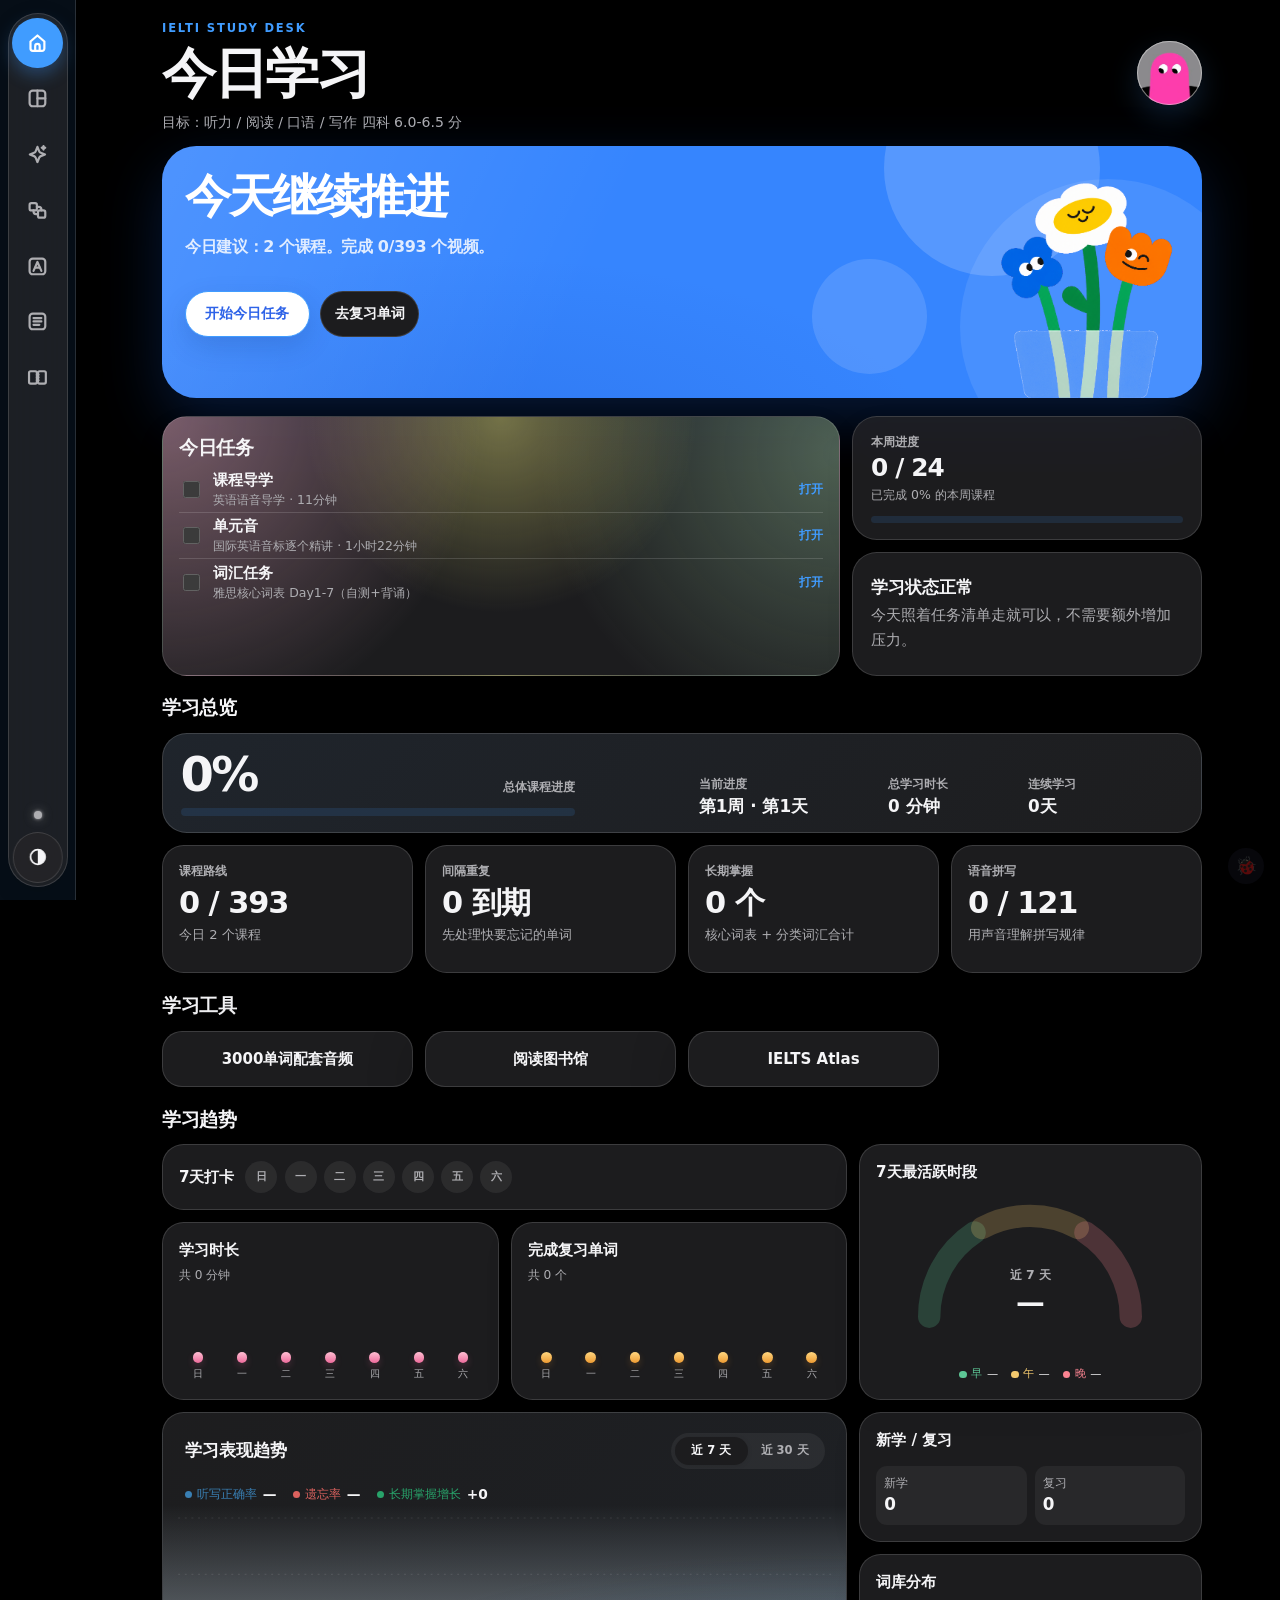
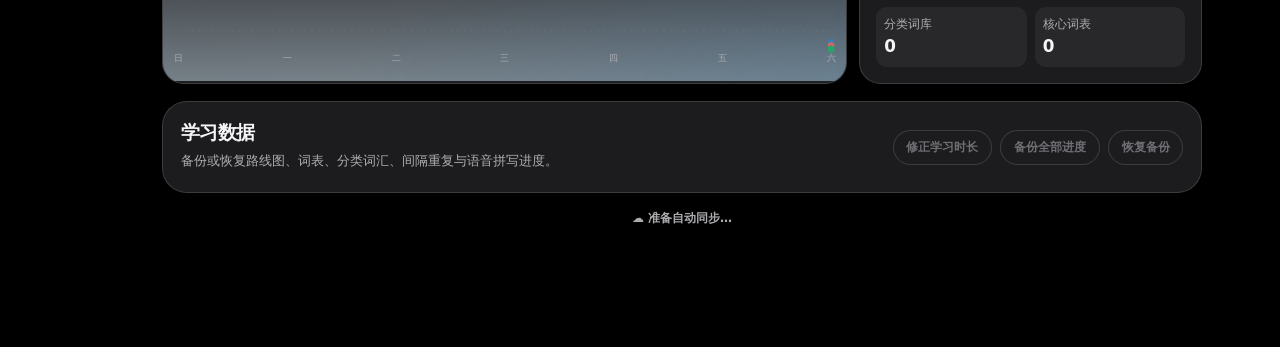
<file: index.html>
<!doctype html>
<html lang="zh-CN">
<head>
  <meta charset="utf-8"><meta name="viewport" content="width=device-width,initial-scale=1,viewport-fit=cover">
  <link rel="manifest" href="manifest.webmanifest"><link rel="icon" href="icon.png" type="image/png"><link rel="apple-touch-icon" href="icon.png">
  <title>IELTI · 今日学习</title>
  <script>document.documentElement.classList.add('ielti-booting');try{var m=localStorage.getItem('ielti_display_mode_v1')||localStorage.getItem('ielti_theme_v1')||(new Date().getHours()>=19||new Date().getHours()<7?'dark':'light');if(['light','dark','eink'].indexOf(m)>-1){document.documentElement.dataset.display=m;document.documentElement.dataset.theme=m==='dark'?'dark':'light';document.documentElement.classList.toggle('eink-mode',m==='eink');}}catch(e){}setTimeout(()=>document.documentElement.classList.remove('ielti-booting'),1200);</script>
<link rel="stylesheet" href="apple-ui.css?v=20260815-62">
  <link rel="stylesheet" href="eink-ui.css?v=20260804-1">
  <style>
    *{box-sizing:border-box}body{margin:0;font:15px/1.5 system-ui,-apple-system,"PingFang SC",sans-serif}.wrap{max-width:1050px;margin:auto;padding:32px 20px 92px}.top{display:flex;align-items:flex-end;justify-content:space-between;gap:1rem;margin:0 0 1.4rem}.eyebrow{font-size:.72rem;letter-spacing:.15em;color:var(--apple-blue);font-weight:850}.top h1{margin:.2rem 0 .35rem;font-size:clamp(2.45rem,7vw,4.6rem);line-height:.96;letter-spacing:-.055em;font-weight:780}.date{color:var(--apple-secondary);font-size:.92rem}.hero{position:relative;overflow:hidden;display:grid;grid-template-columns:minmax(0,1.25fr) minmax(18rem,.75fr);gap:1rem;padding:1.25rem;border:1px solid var(--apple-line);border-radius:2rem;background:linear-gradient(145deg,color-mix(in srgb,var(--apple-blue) 7%,var(--apple-surface)),var(--apple-surface) 56%,color-mix(in srgb,var(--apple-green) 4%,var(--apple-surface)));box-shadow:var(--apple-shadow)}.hero h2{margin:0 0 .45rem;font-size:clamp(1.65rem,4.2vw,2.45rem);line-height:1.05;letter-spacing:-.04em}.hero p{margin:0;color:var(--apple-secondary)}.hero-actions{display:flex;gap:.65rem;flex-wrap:wrap;margin-top:1rem}.btn{appearance:none;display:inline-flex;align-items:center;justify-content:center;min-height:2.55rem;padding:.68rem 1rem;border:1px solid var(--apple-line);border-radius:999px;background:var(--apple-solid);color:var(--apple-ink);font:inherit;font-size:.9rem;font-weight:760;text-decoration:none;cursor:pointer}.btn.primary{border-color:var(--apple-blue);background:var(--apple-blue);color:#fff;box-shadow:0 8px 22px color-mix(in srgb,var(--apple-blue) 26%,transparent)}.btn:active{transform:scale(.98)}.status-card{display:grid;gap:.65rem}.status-pill{padding:.9rem 1rem;border:1px solid var(--apple-line);border-radius:1.15rem;background:color-mix(in srgb,var(--apple-solid) 82%,transparent)}.status-pill small{display:block;color:var(--apple-secondary);font-size:.75rem;font-weight:720}.status-pill b{display:block;margin-top:.15rem;font-size:1.35rem;line-height:1.1}.section{margin-top:1.1rem}.section-head{display:flex;align-items:end;justify-content:space-between;gap:1rem;margin:0 0 .7rem}.section h3{margin:0;font-size:1.18rem;letter-spacing:-.02em}.section-note{color:var(--apple-secondary);font-size:.82rem}#todayTaskNote{display:none}@media(max-width:720px){.wrap{padding:.65rem .75rem 2rem}.top{margin-bottom:.55rem}.top h1{font-size:clamp(2rem,10vw,2.55rem)}.date{display:none}.hero{padding:1rem;border-radius:1.45rem}.hero h2{font-size:1.55rem}.status-card{grid-template-columns:repeat(3,minmax(0,1fr));gap:.45rem}.status-pill{padding:.75rem .65rem}.status-pill b{font-size:1.08rem}.today-panel{padding:.25rem .8rem}.task-title{font-size:.92rem}.dash-grid{gap:.55rem}.metric{min-height:7rem;padding:.85rem}.metric b{font-size:1.32rem}.tools{gap:.55rem}.tool{padding:.85rem;font-size:.9rem}.data-manager{align-items:flex-start;flex-direction:column}.data-actions{width:100%}.data-actions .btn{flex:1;min-height:1.7rem;padding:.4rem .7rem;font-size:.74rem}.week-dots{justify-content:space-between}.day-dot{width:1.78rem;height:1.78rem}.today-side{display:none}#todayTaskNote{display:inline}.trend-detail-grid .active-period-card{grid-column:2}.trend-detail-grid .active-period-card .trend-stat{margin-top:.6rem}}.today-panel,.diagnosis,.data-manager{border:1px solid var(--apple-line);border-radius:1.55rem;background:var(--apple-surface);box-shadow:0 12px 34px rgba(0,0,0,.055);backdrop-filter:blur(22px) saturate(170%);-webkit-backdrop-filter:blur(22px) saturate(170%)}.today-panel{padding:.45rem 1rem}.task-list{list-style:none;margin:0;padding:0}.task-list li{display:flex;align-items:center;gap:.65rem;min-height:2.9rem;border-bottom:1px solid var(--apple-line)}.task-list li:last-child{border-bottom:0}.task-list input{width:1.05rem;height:1.05rem;accent-color:var(--apple-blue);flex:0 0 auto}.task-main{min-width:0;flex:1}.task-title{display:block;font-weight:720;white-space:nowrap;overflow:hidden;text-overflow:ellipsis}.task-sub{display:block;color:var(--apple-secondary);font-size:.78rem;white-space:nowrap;overflow:hidden;text-overflow:ellipsis}.task-open{color:var(--apple-blue);font-size:.78rem;text-decoration:none;font-weight:750;white-space:nowrap}.task-list li.done .task-title{text-decoration:line-through;color:var(--apple-green)}.task-list li.done .task-sub{color:var(--apple-secondary)}.dash-grid{display:grid;grid-template-columns:repeat(4,minmax(0,1fr));gap:.75rem}.metric{min-height:8rem;padding:1rem;border:1px solid var(--apple-line);border-radius:1.35rem;background:var(--apple-surface);color:inherit;text-decoration:none}.metric span{display:block;color:var(--apple-secondary);font-size:.78rem;font-weight:680}.metric b{display:block;margin:.35rem 0;font-size:clamp(1.35rem,2.8vw,1.9rem);line-height:1.05;letter-spacing:-.035em}.metric p{margin:0;color:var(--apple-secondary);font-size:.82rem;line-height:1.42}.diagnosis{padding:1rem 1.1rem}.diagnosis b{display:block;margin-bottom:.2rem;font-size:1.05rem}.diagnosis p{margin:0;color:var(--apple-secondary)}.week-dots{display:flex;gap:.45rem;align-items:center;padding:.95rem 1rem;border:1px solid var(--apple-line);border-radius:1.35rem;background:var(--apple-surface)}.day-dot{display:grid;place-items:center;width:2rem;height:2rem;border-radius:50%;background:color-mix(in srgb,var(--apple-secondary) 10%,transparent);color:var(--apple-secondary);font-size:.68rem;font-weight:800}.day-dot.active{background:var(--apple-blue);color:#fff}.active-period-gauge-wrapper{position:relative;display:grid;place-items:center;height:7.2rem;padding-top:.8rem}.active-period-gauge{width:100%;max-width:13rem;height:100%}.active-period-gauge svg{width:100%;height:100%;overflow:visible}.active-period-center{position:absolute;inset:0;display:flex;flex-direction:column;align-items:center;justify-content:flex-end;padding-bottom:.75rem;pointer-events:none;transform:translateY(15px)}.active-period-center .center-value{font-size:1.2rem;font-weight:800;line-height:1.05}.active-period-center .center-label{font-size:.78rem;font-weight:720;color:var(--apple-secondary);margin-top:.25rem}.active-period-legend{display:flex;gap:.75rem;justify-content:center;margin-top:.65rem}.active-period-legend .legend-item{display:inline-flex;align-items:center;gap:.35rem;color:var(--apple-secondary);font-size:.76rem}.active-period-legend .legend-item i{width:.7rem;height:.7rem;border-radius:999px;background:currentColor}.active-period-legend .morning{color:#5dc796}.active-period-legend .afternoon{color:#f3c96e}.active-period-legend .evening{color:#fa8391}@media(max-width:720px){.active-period-legend{flex-direction:column;gap:.3rem;align-items:center}}.sr-only{position:absolute!important;width:1px!important;height:1px!important;padding:0!important;margin:-1px!important;overflow:hidden!important;clip:rect(0,0,0,0)!important;white-space:nowrap!important;border:0!important;}.active-period-center .center-label{font-size:.82rem;color:var(--apple-secondary);margin-bottom:.35rem}.active-period-center .center-value{font-size:1.4rem;font-weight:800;color:var(--apple-ink);line-height:1}.active-period-legend{display:flex;justify-content:center;gap:.95rem;margin-top:.88rem}.active-period-legend .legend-item{display:inline-flex;align-items:center;gap:.35rem;color:var(--apple-secondary);font-size:.78rem}.active-period-legend .legend-item i{width:.76rem;height:.76rem;border-radius:999px;background:currentColor}.active-period-legend .morning{color:#5dc796}.active-period-legend .afternoon{color:#f3c96e}.active-period-legend .evening{color:#fa8391}.tools{display:grid;grid-template-columns:repeat(4,minmax(0,1fr));gap:.75rem}.tool{padding:1rem;border:1px solid var(--apple-line);border-radius:1.25rem;background:var(--apple-solid);color:var(--apple-ink);text-decoration:none;font-weight:760}.data-manager{display:flex;align-items:center;justify-content:space-between;gap:1rem;padding:1rem 1.1rem}.data-manager h3{margin:0 0 .2rem}.data-manager p{margin:0;color:var(--apple-secondary);font-size:.84rem}.data-actions{display:flex;gap:.5rem;flex:none}.data-actions .btn{min-height:2rem;padding:.45rem .8rem;font-size:.78rem}.backup-status{min-height:0;margin-top:.25rem;color:var(--apple-secondary);font-size:.76rem}.foot{margin-top:1rem;color:var(--apple-secondary);font-size:.8rem;text-align:center}
@media(max-width:860px){.hero{grid-template-columns:1fr}.dash-grid,.tools{grid-template-columns:repeat(2,minmax(0,1fr))}}@media(max-width:720px){.wrap{padding:.65rem .75rem 2rem}.top{margin-bottom:.55rem}.top h1{font-size:clamp(2rem,10vw,2.55rem)}.date{display:none}.hero{padding:1rem;border-radius:1.45rem}.hero h2{font-size:1.55rem}.status-card{grid-template-columns:repeat(3,minmax(0,1fr));gap:.45rem}.status-pill{padding:.75rem .65rem}.status-pill b{font-size:1.08rem}.today-panel{padding:.25rem .8rem}.task-title{font-size:.92rem}.dash-grid{gap:.55rem}.metric{min-height:7rem;padding:.85rem}.metric b{font-size:1.32rem}.tools{gap:.55rem}.tool{padding:.85rem;font-size:.9rem}.data-manager{align-items:flex-start;flex-direction:column}.data-actions{width:100%}.data-actions .btn{flex:1;min-height:1.7rem;padding:.4rem .7rem;font-size:.74rem}.week-dots{justify-content:space-between}.day-dot{width:1.78rem;height:1.78rem}.today-side{display:none}.trend-detail-grid .active-period-card{grid-column:2}.trend-detail-grid .active-period-card .trend-stat{margin-top:.6rem}}}
    body.page-today .hero{grid-template-columns:minmax(0,1fr) 12rem!important;align-items:start!important;gap:.6rem!important;height:15.75rem!important;min-height:15.75rem!important;padding:1rem 1.45rem!important}.hero h2{margin-bottom:.16rem;white-space:nowrap;font-size:clamp(1.25rem,3.85vw,2.2rem)}.hero p{white-space:nowrap;font-size:clamp(.63rem,1.8vw,.95rem);letter-spacing:-.025em}.hero-actions{margin-top:.45rem}.hero .btn{min-height:2.25rem;padding:.5rem .85rem}.hero-copy{transform:translateY(12px)}.hero-flowers{position:absolute;z-index:3;right:1.45rem;bottom:0;display:flex;align-items:flex-end;justify-content:center;min-width:0;height:calc(80% + 20px);pointer-events:none}.hero-flowers img{display:block;width:auto;height:100%;max-width:100%;object-fit:contain;object-position:center bottom}.today-layout{display:grid;grid-template-columns:minmax(0,1.65fr) minmax(15rem,.85fr);gap:.75rem;align-items:stretch}.today-work{display:flex;min-width:0;flex-direction:column}.today-work .today-panel{flex:1}.task-panel-head{display:flex;align-items:end;justify-content:space-between;gap:1rem;padding:.55rem 0 .35rem}.task-panel-head h3{margin:0;font-size:1.18rem;letter-spacing:-.02em}.today-side{display:grid;grid-template-rows:1fr 1fr;gap:.75rem;min-width:0}.week-progress-card{display:flex;min-height:0;flex-direction:column;justify-content:center;padding:1rem 1.1rem;border:1px solid var(--apple-line);border-radius:1.55rem;background:var(--apple-surface);box-shadow:0 12px 34px rgba(0,0,0,.055);backdrop-filter:blur(22px) saturate(170%);-webkit-backdrop-filter:blur(22px) saturate(170%)}.week-progress-card span{color:var(--apple-secondary);font-size:.78rem;font-weight:720}.week-progress-card b{display:block;margin:.2rem 0;font-size:1.55rem;line-height:1.1;letter-spacing:-.035em}.week-progress-card p{margin:0;color:var(--apple-secondary);font-size:.78rem}.week-progress-track{height:.42rem;margin-top:.65rem;overflow:hidden;border-radius:999px;background:color-mix(in srgb,var(--apple-blue) 13%,transparent)}.week-progress-track i{display:block;height:100%;border-radius:inherit;background:var(--apple-blue);transition:width .35s ease}.today-side .diagnosis{display:flex;min-height:0;flex-direction:column;justify-content:center;padding:1rem 1.1rem}.trend-grid,.trend-detail-grid{display:grid;grid-template-columns:repeat(2,minmax(0,1fr));gap:.75rem}.trend-detail-grid{grid-template-columns:repeat(3,minmax(0,1fr));margin-top:.75rem}.trend-card{padding:1rem;border:1px solid var(--apple-line);border-radius:1.35rem;background:var(--apple-surface);box-shadow:0 12px 34px rgba(0,0,0,.055)}.trend-card h4{margin:0;color:var(--apple-ink);font-size:.95rem}.trend-card p{margin:.16rem 0 .8rem;color:var(--apple-secondary);font-size:.76rem}.trend-chart{display:grid;grid-template-columns:repeat(7,1fr);align-items:end;gap:.35rem;height:5.25rem}.trend-day{display:grid;grid-template-rows:1fr auto;gap:.25rem;height:100%;text-align:center;color:var(--apple-secondary);font-size:.62rem}.trend-bar-wrap{display:flex;align-items:end;height:100%;border-radius:.5rem;background:color-mix(in srgb,var(--apple-secondary) 7%,transparent);overflow:hidden}.trend-bar{width:100%;min-height:3px;border-radius:.5rem;background:linear-gradient(180deg,var(--apple-blue),color-mix(in srgb,var(--apple-blue) 72%,var(--apple-green)));}.trend-card.words .trend-bar,.trend-card.mastery .trend-bar{background:linear-gradient(180deg,var(--apple-green),color-mix(in srgb,var(--apple-green) 70%,var(--apple-blue)))}.trend-card.forget .trend-bar{background:linear-gradient(180deg,#ef9c37,#d75843)}.trend-stat{display:flex;align-items:baseline;gap:.35rem;margin:.7rem 0 0}.trend-pairs{display:grid;grid-template-columns:1fr 1fr;gap:.5rem;margin-top:.85rem}.trend-pairs span{padding:.5rem;border-radius:.7rem;background:color-mix(in srgb,var(--apple-secondary) 8%,transparent);font-size:.76rem;color:var(--apple-secondary)}.trend-pairs b{display:block;color:var(--apple-ink);font-size:1.05rem}@media(max-width:720px){body.page-today .hero{grid-template-columns:minmax(0,1fr) 7.3rem!important;height:11.4rem!important;min-height:11.4rem!important;padding:.72rem .82rem!important}.hero h2{font-size:clamp(1.02rem,4.3vw,1.34rem)}.hero p{white-space:nowrap;font-size:.5rem;line-height:1.45}.hero .btn{min-height:2.08rem;padding:.43rem .68rem;font-size:.78rem}.hero-flowers{right:.82rem;height:80%}.today-layout{grid-template-columns:1fr}.today-side{display:none}.week-progress-card,.today-side .diagnosis{min-height:7rem;padding:.85rem}.trend-grid{grid-template-columns:1fr}.trend-detail-grid{grid-template-columns:repeat(2,minmax(0,1fr))}.trend-chart{height:4.6rem}}
    .today-work .today-panel{background:radial-gradient(circle at 0 0,rgba(255,185,213,.42),transparent 46%),radial-gradient(circle at 50% 0,rgba(247,241,126,.42),transparent 48%),radial-gradient(circle at 100% 14%,rgba(182,239,192,.3),transparent 44%),var(--apple-surface)}.performance-trend-card{grid-column:1/-1;padding:1.25rem 1.35rem;overflow:hidden;background:linear-gradient(135deg,var(--apple-surface),color-mix(in srgb,var(--apple-blue) 3%,var(--apple-surface)))!important}.performance-trend-head{display:flex;align-items:center;justify-content:space-between;gap:1rem}.performance-trend-head h4{font-size:1.08rem}.performance-range{display:flex;gap:.2rem;padding:.22rem;border-radius:999px;background:color-mix(in srgb,var(--apple-secondary) 9%,transparent)}.performance-range button{border:0;border-radius:999px;padding:.36rem .68rem;background:transparent;color:var(--apple-secondary);font:inherit;font-size:.72rem;font-weight:720;cursor:pointer}.performance-range button.active{background:var(--apple-solid);color:var(--apple-ink);box-shadow:0 1px 5px rgba(0,0,0,.1)}.performance-legend{display:flex;gap:1rem;flex-wrap:wrap;margin:.95rem 0 0}.performance-legend span{display:inline-flex;align-items:center;gap:.34rem;color:var(--apple-secondary);font-size:.74rem}.performance-legend i{width:.46rem;height:.46rem;border-radius:50%;background:currentColor}.performance-legend b{color:var(--apple-ink);font-size:.86rem}.performance-legend .accuracy{color:#397fb3}.performance-legend .forget{color:#dc625e}.performance-legend .mastery{color:#28a36a}.performance-chart{position:relative;height:11rem;min-height:11rem;overflow:hidden;border-radius:0;margin:0 -1.35rem -1.5rem;background:radial-gradient(ellipse at 100% 100%,var(--performance-glow,rgba(57,127,179,.18)),transparent 52%),linear-gradient(180deg,rgba(255,255,255,0) 0%,var(--performance-tint,rgba(215,235,248,.48)) 100%)}.performance-chart svg{display:block;width:100%;height:100%;overflow:visible}.performance-grid-line{stroke:color-mix(in srgb,var(--apple-secondary) 15%,transparent);stroke-dasharray:2 5}.performance-axis{fill:var(--apple-secondary);font-size:9px}.performance-line{fill:none;stroke-width:2.4;stroke-linecap:round;stroke-linejoin:round}.performance-line.accuracy{stroke:#397fb3}.performance-line.forget{stroke:#dc625e}.performance-line.mastery{stroke:#28a36a}.performance-dot.accuracy{fill:#397fb3}.performance-dot.forget{fill:#dc625e}.performance-dot.mastery{fill:#28a36a}.legacy-performance-card{display:none}@media(max-width:720px){.performance-trend-card{padding:1rem}.performance-trend-head{align-items:flex-start}.performance-legend{gap:.5rem .75rem;margin:.75rem 0 0}.performance-chart{height:9.2rem;min-height:9.2rem}.performance-range button{padding:.32rem .55rem}}
    .today-work .today-panel{background:radial-gradient(circle at 0 0,rgba(255,185,213,.25),transparent 38%),radial-gradient(circle at 50% 0,rgba(247,241,126,.24),transparent 40%),radial-gradient(circle at 100% 14%,rgba(182,239,192,.18),transparent 37%),var(--apple-surface)}
    .today-work .today-panel{background:radial-gradient(circle at 0 0,rgba(255,185,213,.41),transparent 44%),radial-gradient(circle at 50% 0,rgba(247,241,126,.4),transparent 46%),radial-gradient(circle at 100% 14%,rgba(182,239,192,.32),transparent 42%),var(--apple-surface)}
    @media(max-width:720px){.trend-grid{grid-template-columns:1fr;gap:.55rem}.trend-grid .trend-card{padding:.8rem}.trend-grid .trend-card h4{font-size:.84rem}.trend-grid .trend-card p{font-size:.7rem}.trend-grid .trend-chart{height:4.1rem}.trend-pair-grid{display:grid;grid-template-columns:repeat(2,minmax(0,1fr));gap:.55rem}.trend-pair-grid .trend-card{margin:0}.trend-detail-grid{grid-template-columns:repeat(2,minmax(0,1fr));grid-auto-rows:auto;gap:.55rem}.trend-detail-grid .performance-trend-card{grid-column:1/-1;grid-row:1}.trend-detail-grid .new-study-card{grid-column:1;grid-row:2}.trend-detail-grid .deck-distribution-card{grid-column:1;grid-row:3}.trend-detail-grid .active-period-card{grid-column:2;grid-row:2/span 2;height:auto;display:flex;flex-direction:column}.trend-detail-grid .new-study-card,.trend-detail-grid .deck-distribution-card{align-self:stretch}}
    .trend-grid .trend-chart{gap:.42rem}.trend-grid .trend-bar-wrap{justify-content:center;background:transparent;border-radius:0;overflow:visible}.trend-grid .trend-bar{width:.46rem;min-height:.65rem;border-radius:999px;background:linear-gradient(180deg,#ffbed2,#ed6b9b);box-shadow:0 .22rem .45rem rgba(237,107,155,.2)}.trend-grid .trend-card.words .trend-bar{background:linear-gradient(180deg,#ffd67f,#ee9b32);box-shadow:0 .22rem .45rem rgba(238,155,50,.2)}
    @media(min-width:721px){.trend-grid{grid-template-columns:minmax(0,2fr) minmax(0,1fr);gap:.75rem;align-items:stretch}.trend-grid .week-dots{grid-column:1;grid-row:1}.trend-grid .active-period-card{grid-column:2;grid-row:1/span 2;min-height:16rem}.trend-pair-grid{grid-column:1;grid-row:2;display:grid;grid-template-columns:repeat(2,minmax(0,1fr));gap:.75rem}.trend-pair-grid .trend-card{margin:0}}
    @media(min-width:721px){.trend-detail-grid{grid-template-columns:minmax(0,2fr) minmax(0,1fr);align-items:stretch}.trend-detail-grid .performance-trend-card{grid-column:1;grid-row:1/span 2;height:100%}.trend-detail-grid>.trend-card:not(.performance-trend-card):not(.legacy-performance-card){grid-column:2;height:100%}.trend-grid{align-items:stretch}.trend-grid>.trend-card{height:100%}}
    .active-period-legend .legend-time{color:var(--apple-ink);font-weight:760}.active-period-gauge .period-track{opacity:.18}.active-period-gauge .period-fill{filter:drop-shadow(0 .12rem .2rem rgba(0,0,0,.1));transition:stroke-dasharray .35s ease}.active-period-gauge .period-arc{filter:drop-shadow(0 .12rem .2rem rgba(0,0,0,.1))}.active-period-gauge .period-arc.empty{opacity:.22;filter:none}@media(min-width:721px){.active-period-gauge-wrapper{height:7.75rem;padding-top:.35rem}.active-period-gauge{max-width:14rem}.active-period-center{justify-content:flex-end;padding-bottom:.95rem;transform:translateY(6px)}.active-period-center .center-label{margin:0 0 .2rem;font-size:.78rem}.active-period-center .center-value{font-size:1.8rem}.active-period-legend{justify-content:space-between;gap:.35rem;margin-top:.5rem}.active-period-legend .legend-item{gap:.28rem;font-size:.7rem}}
    .day-dot.active{background:linear-gradient(180deg,#c9edd9,#a9dfc4);color:#286246;box-shadow:0 .18rem .42rem rgba(43,144,94,.18)}
    .performance-line.accuracy{stroke:url(#performanceAccuracyGradient)}.performance-line.forget{stroke:url(#performanceForgetGradient)}.performance-line.mastery{stroke:url(#performanceMasteryGradient)}
    .data-actions .btn{color:#6e6e73}@media(prefers-color-scheme:dark){:root:not([data-theme="light"]) .data-actions .btn{color:#d1d1d6}:root[data-theme="dark"] .data-actions .btn{color:#d1d1d6}}
    .week-dots{display:flex;align-items:center;gap:.75rem;padding:.95rem 1rem;border:1px solid var(--apple-line);border-radius:1.35rem;background:var(--apple-surface)}
    .week-dots-label{font-size:.95rem;font-weight:760;letter-spacing:-.02em;color:var(--apple-ink);margin:0;white-space:nowrap}
    .week-dots-inner{display:flex;gap:.45rem;align-items:center;flex-wrap:wrap}
    .active-period-card{display:flex;flex-direction:column;container-type:inline-size}.active-period-card .active-period-legend{margin-top:auto}.active-period-legend .legend-item i{width:.48rem;height:.48rem}.active-period-legend .legend-time{font-weight:400}.active-period-center{transform:translateY(24px)}@container (max-width:12.5rem){.active-period-card .active-period-legend{align-items:flex-start;flex-direction:column;gap:.4rem}}
    .performance-range{position:relative;display:grid;grid-template-columns:repeat(2,minmax(0,1fr));gap:0;width:9.6rem;isolation:isolate}.performance-range::before{position:absolute;z-index:0;top:.22rem;bottom:.22rem;left:.22rem;width:calc(50% - .22rem);border-radius:999px;background:var(--apple-solid);box-shadow:0 1px 5px rgba(0,0,0,.1);content:"";transform:translateX(0);transition:transform .28s cubic-bezier(.2,.8,.2,1)}.performance-range.month-active::before{transform:translateX(100%)}.performance-range button,.performance-range button.active{position:relative;z-index:1;padding:.36rem .3rem;background:transparent!important;color:var(--apple-secondary);box-shadow:none!important;transition:color .2s ease}.performance-range button.active{color:var(--apple-ink)}.performance-range button:focus-visible{outline:2px solid var(--apple-blue);outline-offset:2px}@media(prefers-reduced-motion:reduce){.performance-range::before,.performance-range button,.performance-range button.active{transition:none}}
    .performance-line{stroke-width:2.8}
    .tools .tool{text-align:center}
    .learning-overview{display:grid;grid-template-columns:minmax(13rem,.8fr) minmax(0,1.2fr);gap:1rem;align-items:center;margin-bottom:.75rem;padding:1rem 1.1rem;border:1px solid var(--apple-line);border-radius:1.55rem;background:linear-gradient(135deg,color-mix(in srgb,var(--apple-blue) 6%,var(--apple-surface)),var(--apple-surface));box-shadow:0 12px 34px rgba(0,0,0,.055)}.overview-progress{min-width:0}.overview-progress-head{display:flex;align-items:baseline;justify-content:space-between;gap:.75rem}.overview-progress-head strong{font-size:clamp(2rem,5vw,3rem);line-height:1;letter-spacing:-.055em}.overview-progress-head span{color:var(--apple-secondary);font-size:.78rem;font-weight:720}.overview-track{height:.52rem;margin-top:.65rem;overflow:hidden;border-radius:999px;background:color-mix(in srgb,var(--apple-blue) 13%,transparent)}.overview-track i{display:block;height:100%;border-radius:inherit;background:linear-gradient(90deg,var(--apple-blue),var(--apple-green));transition:width .35s ease}.overview-stats{display:grid;grid-template-columns:repeat(3,minmax(0,1fr));gap:.55rem}.overview-stat{min-width:0;padding:.7rem .8rem;border-radius:1rem;background:color-mix(in srgb,var(--apple-solid) 82%,transparent)}.overview-stat span{display:block;color:var(--apple-secondary);font-size:.84rem;font-weight:720}.overview-stat b{display:block;margin-top:.2rem;font-size:1.28rem;line-height:1.2;white-space:nowrap;overflow:hidden;text-overflow:ellipsis}@media(max-width:720px){.learning-overview{grid-template-columns:1fr;padding:.85rem}.overview-stats{gap:.4rem}.overview-stat{padding:.62rem .55rem}.overview-stat span{font-size:.78rem}.overview-stat b{font-size:1.05rem}}
  @media(min-width:721px){.trend-grid .trend-bar{width:.65rem;min-height:.65rem;border-radius:999px;background:linear-gradient(180deg,#ffbed2,#ed6b9b);box-shadow:0 .22rem .45rem rgba(237,107,155,.2)}}@media(max-width:720px){body.page-today .active-period-legend{display:flex!important;flex-direction:column!important;align-items:flex-start!important;justify-content:center!important;gap:.3rem!important;width:fit-content!important;margin:.5rem auto 0!important;transform:translateY(20px)!important}}</style>
  <style>.learning-overview{align-items:end}.overview-stats{grid-template-columns:repeat(3,max-content);align-items:end;justify-self:center;width:max-content;max-width:100%;gap:clamp(2rem,calc(14.59vw - 4.6rem),5rem)}.overview-stat{padding:0;background:transparent;text-align:left}.overview-stat span{font-size:.72rem;font-weight:680}.overview-stat b{margin-top:.16rem;font-size:1.05rem}@media(max-width:720px){.overview-stats{gap:3rem}.overview-stat span{font-size:.72rem}.overview-stat b{font-size:.9rem}}#timeTrend .trend-day,#wordTrend .trend-day{position:relative}#timeTrend .trend-day:hover::after,#wordTrend .trend-day:hover::after{position:absolute;z-index:5;bottom:calc(100% + .45rem);left:50%;width:max-content;max-width:10rem;padding:.38rem .55rem;border:1px solid var(--apple-line);border-radius:.55rem;background:var(--apple-ink);color:var(--apple-surface);content:attr(title);font-size:.72rem;line-height:1.25;white-space:nowrap;transform:translateX(-50%);pointer-events:none;box-shadow:0 5px 16px rgba(0,0,0,.18)}#timeTrend .trend-day:hover::before,#wordTrend .trend-day:hover::before{position:absolute;z-index:6;bottom:calc(100% + .18rem);left:50%;border:.28rem solid transparent;border-top-color:var(--apple-ink);content:"";transform:translateX(-50%);pointer-events:none}</style>
  <style>#timeTrend .trend-day:hover::after,#wordTrend .trend-day:hover::after{background:#000;color:#fff;content:attr(data-tooltip)}#timeTrend .trend-day:hover::before,#wordTrend .trend-day:hover::before{border-top-color:#000}</style><script>(()=>{const update=item=>{const raw=item.getAttribute('title')||'',parts=raw.split('：'),tip=parts.length>1?parts.slice(1).join('：'):raw;item.setAttribute('data-tooltip',tip);item.setAttribute('title',tip)};document.addEventListener('mouseover',event=>{const item=event.target.closest?.('#timeTrend .trend-day,#wordTrend .trend-day');if(item)update(item)})})()</script>
</head>
<body class="apple-ui page-today"><main class="wrap">
  <header class="top"><div><div class="eyebrow">IELTI STUDY DESK</div><h1>今日学习</h1><div class="date">目标：听力 / 阅读 / 口语 / 写作 四科 6.0-6.5 分</div></div></header>

  <section class="hero" aria-labelledby="heroTitle">
    <div class="hero-bubbles" aria-hidden="true"><i class="hero-bubble hero-bubble-one"></i><i class="hero-bubble hero-bubble-two"></i><i class="hero-bubble hero-bubble-three"></i></div><div class="hero-copy"><h2 id="heroTitle">正在读取学习状态…</h2><p id="heroText">我会把今天最该做的事情放在这里。</p><div class="hero-actions"><a class="btn primary" id="primaryAction" href="ielts-roadmap.html">开始今日任务</a><a class="btn" href="ielts_word_memory_v2_ipa.html">去复习单词</a></div></div><div class="hero-flowers" aria-hidden="true"><img src="hero-flowers.png" alt=""></div>
  </section>

  <section class="section today-layout"><div class="today-work"><div class="today-panel"><div class="task-panel-head"><h3>今日任务</h3><span class="section-note" id="todayTaskNote">本周进度 0 / 0</span></div><ul class="task-list" id="todayTasks"></ul></div></div><aside class="today-side"><section class="week-progress-card"><span id="weekProgressTitle">本周进度</span><b id="weekProgressValue">0 / 0</b><p id="weekProgressText">课程完成情况</p><div class="week-progress-track" aria-hidden="true"><i id="weekProgressBar" style="width:0%"></i></div></section><section class="diagnosis"><b id="diagnosisTitle">学习状态</b><p id="diagnosisText">正在分析课程、词汇和最近学习节奏。</p></section></aside></section>

  <section class="section"><div class="section-head"><h3>学习总览</h3></div><article class="learning-overview" aria-label="学习总览"><div class="overview-progress"><div class="overview-progress-head"><strong id="overallProgressPercent">0%</strong><span>总体课程进度</span></div><div class="overview-track" aria-hidden="true"><i id="overallProgressBar" style="width:0%"></i></div></div><div class="overview-stats"><div class="overview-stat"><span>当前进度</span><b id="overallCurrentPlan">第1周 · 第1天</b></div><div class="overview-stat"><span>总学习时长</span><b id="overallStudyTime">0分钟</b></div><div class="overview-stat"><span>连续学习</span><b id="overallStreak">0天</b></div></div></article><div class="dash-grid">
    <a class="metric" href="ielts-roadmap.html"><span>课程路线</span><b id="courseProgress">0 / 393</b><p id="courseHint">继续今天的课程</p></a>
    <a class="metric" href="ielts_word_memory_v2_ipa.html"><span>间隔重复</span><b id="reviewProgress">0 到期</b><p>先处理快要忘记的单词</p></a>
    <a class="metric" href="ielts-core-vocabulary.html"><span>长期掌握</span><b id="vocabProgress">0 个</b><p>核心词表 + 分类词汇合计</p></a>
    <a class="metric" href="121-letter-combinations.html"><span>语音拼写</span><b id="phonicsProgress">0 / 121</b><p>用声音理解拼写规律</p></a>

  </div></section>

  <section class="section" aria-labelledby="studyToolsTitle"><div class="section-head"><h3 id="studyToolsTitle">学习工具</h3></div><div class="tools">
    <a class="tool" href="https://mp.zhizhuma.com/webappv2/audio/home-tjrhx6.htm?resId=84070402&amp;resIdSign=ad1a0d&amp;bookId=2500&amp;bookIdSign=4b10fe&amp;crId=73898&amp;_wxId=2500&amp;_wxType=1&amp;_wxSrc=1&amp;_rand=1786714746205&amp;searchCurrentTab=1" target="_blank" rel="noopener noreferrer">3000单词配套音频</a>
    <a class="tool" href="ielts-ebook-library.html">阅读图书馆</a>
    <a class="tool" href="https://ds418play.tail6d2cd4.ts.net/IELTI/zyzread7/web260711/" target="_blank" rel="noopener noreferrer">IELTS Atlas</a>
  </div></section>

  <section class="section"><div class="section-head"><h3>学习趋势</h3></div><div class="trend-grid"><article class="trend-card week-dots" id="weekDots"><span class="week-dots-label">7天打卡</span><div class="week-dots-inner" id="weekDotsInner"></div></article><article class="trend-card active-period-card"><h4>7天最活跃时段</h4><div class="active-period-gauge-wrapper"><div class="active-period-gauge" id="activePeriodGauge" aria-hidden="true"></div><div class="active-period-center" id="activePeriodCenter" aria-hidden="true"><span class="center-label">近 7 天</span><strong class="center-value">—</strong></div></div><div class="active-period-legend"><span class="legend-item morning"><i></i>早 <b class="legend-time" data-period-time="morning">—</b></span><span class="legend-item afternoon"><i></i>午 <b class="legend-time" data-period-time="afternoon">—</b></span><span class="legend-item evening"><i></i>晚 <b class="legend-time" data-period-time="evening">—</b></span></div><div class="sr-only" aria-live="polite"><span id="activePeriod">—</span><span id="activePeriodDetail">开始学习后显示</span></div></article><div class="trend-pair-grid"><article class="trend-card"><h4>学习时长</h4><p id="timeTrendSummary">7天打卡</p><div class="trend-chart" id="timeTrend"></div></article><article class="trend-card words"><h4>完成复习单词</h4><p id="wordTrendSummary">7天打卡</p><div class="trend-chart" id="wordTrend"></div></article></div></div><div class="trend-detail-grid"><article class="trend-card performance-trend-card"><div class="performance-trend-head"><h4>学习表现趋势</h4><div class="performance-range" aria-label="趋势范围"><button type="button" data-performance-range="week" class="active">近 7 天</button><button type="button" data-performance-range="month">近 30 天</button></div></div><div class="performance-legend"><span class="accuracy"><i></i>听写正确率 <b id="performanceAccuracy">—</b></span><span class="forget"><i></i>遗忘率 <b id="performanceForget">—</b></span><span class="mastery"><i></i>长期掌握增长 <b id="performanceMastery">—</b></span></div><div class="performance-chart" id="performanceChart" role="img" aria-label="听写正确率、遗忘率和长期掌握增长趋势图"></div></article><article class="trend-card legacy-performance-card"><h4>听写正确率</h4><p id="accuracyTrendSummary">开始听写后显示</p><div class="trend-chart" id="accuracyTrend"></div></article><article class="trend-card forget legacy-performance-card"><h4>遗忘率</h4><p id="forgetTrendSummary">按“忘记”选择计算</p><div class="trend-chart" id="forgetTrend"></div></article><article class="trend-card mastery legacy-performance-card"><h4>长期掌握增长</h4><p id="masteryTrendSummary">近 7 天新增</p><div class="trend-chart" id="masteryTrend"></div></article><article class="trend-card new-study-card"><h4>新学 / 复习</h4><div class="trend-pairs"><span>新学<b id="mixNew">0</b></span><span>复习<b id="mixReview">0</b></span></div></article><article class="trend-card deck-distribution-card"><h4>词库分布</h4><div class="trend-pairs"><span>分类词库<b id="classDeckTotal">0</b></span><span>核心词表<b id="coreDeckTotal">0</b></span></div></article></div></section>

  <section class="section data-manager" aria-labelledby="dataTitle"><div><h3 id="dataTitle">学习数据</h3><p>备份或恢复路线图、词表、分类词汇、间隔重复与语音拼写进度。</p><div class="time-correction-panel" id="studyDurationPanel" hidden><div class="time-correction"><label>修正日期<input id="studyDurationDate" type="date"></label><label>当日总时长（分钟）<input id="studyDurationMinutes" type="number" min="0" max="1440" step="1" inputmode="numeric"></label><button class="btn" id="saveStudyDurationBtn" type="button">保存时长</button><small>仅修正当天学习时长；词汇、课程和完成进度不会变更。</small></div></div><div class="backup-status" id="backupStatus" role="status" aria-live="polite"></div></div><div class="data-actions"><button class="btn" id="toggleStudyDurationBtn" type="button" aria-expanded="false" aria-controls="studyDurationPanel">修正学习时长</button><button class="btn" id="exportAllBtn" type="button">备份全部进度</button><button class="btn" id="importAllBtn" type="button">恢复备份</button><input type="file" id="importAllFile" accept="application/json,.json" hidden></div></section>
  <div class="foot" id="syncState">进度保存在本设备。</div>
  <script>document.addEventListener('DOMContentLoaded',()=>{const gauge=document.getElementById('activePeriodGauge'),center=document.getElementById('activePeriodCenter');if(!gauge||!center)return;const short=seconds=>{const minutes=Math.round(seconds/60);if(minutes<60)return`${minutes}m`;const hours=Math.floor(minutes/60),rest=minutes%60;return rest?`${hours}h ${rest}m`:`${hours}h`};const arc=(cx,cy,r,start,end)=>{const a=start*Math.PI/180,b=end*Math.PI/180,x1=cx+Math.cos(a)*r,y1=cy-Math.sin(a)*r,x2=cx+Math.cos(b)*r,y2=cy-Math.sin(b)*r;return`M ${x1.toFixed(2)} ${y1.toFixed(2)} A ${r} ${r} 0 ${Math.abs(end-start)>180?1:0} ${start<end?0:1} ${x2.toFixed(2)} ${y2.toFixed(2)}`};const draw=periods=>{const values=[{key:'morning',label:'早晨',color:'#5dc796',duration:periods.morning||0},{key:'afternoon',label:'下午',color:'#f3c96e',duration:periods.afternoon||0},{key:'evening',label:'晚上',color:'#fa8391',duration:periods.evening||0}],total=values.reduce((sum,item)=>sum+item.duration,0),active=values.reduce((best,item)=>item.duration>best.duration?item:best,values[0]),width=180,height=100,stroke=18,cx=width/2,cy=height,r=(width-stroke)/2,gap=5,minSpan=8,extra=180-gap*(values.length-1)-minSpan*values.length;center.querySelector('.center-value').textContent=total?short(active.duration):'—';center.querySelector('.center-label').textContent=total?`${active.label} 最活跃`:'近 7 天';document.querySelectorAll('[data-period-time]').forEach(node=>{const item=values.find(value=>value.key===node.dataset.periodTime);node.textContent=item?.duration?short(item.duration):'—'});let cursor=180;gauge.innerHTML=`<svg viewBox="0 0 ${width} ${height}" aria-hidden="true">${values.map(item=>{const span=minSpan+(total?item.duration/total*extra:extra/values.length),end=cursor-span,path=arc(cx,cy,r,cursor,end);cursor=end-gap;return`<path class="period-arc ${item.duration?'':'empty'}" d="${path}" stroke="${item.color}" stroke-width="${stroke}" fill="none" stroke-linecap="round"/>`}).join('')}</svg>`};renderActivePeriodGauge=draw;const periods={morning:0,afternoon:0,evening:0},today=new Date();today.setHours(0,0,0,0);for(let offset=0;offset<7;offset++){const date=new Date(today);date.setDate(date.getDate()-offset);const key=`${date.getFullYear()}-${String(date.getMonth()+1).padStart(2,'0')}-${String(date.getDate()).padStart(2,'0')}`;Object.entries(window.IELTI?.get?.().activity?.[key]?.timeByPeriod||{}).forEach(([name,value])=>{if(name in periods)periods[name]+=Number(value)||0})}draw(periods)})</script>
  <script>(function(){const gauge=document.getElementById('activePeriodGauge');if(!gauge)return;const gradients={"#5dc796":"activePeriodMorningGradient","#f3c96e":"activePeriodAfternoonGradient","#fa8391":"activePeriodEveningGradient"},apply=()=>{const svg=gauge.querySelector('svg');if(!svg)return;if(!svg.querySelector('defs'))svg.insertAdjacentHTML('afterbegin','<defs><linearGradient id="activePeriodMorningGradient" x1="0" x2="0" y1="1" y2="0"><stop offset="0" stop-color="#9ce3bd"/><stop offset="1" stop-color="#5dc796"/></linearGradient><linearGradient id="activePeriodAfternoonGradient" x1="0" x2="1" y1="0" y2="0"><stop offset="0" stop-color="#ffe5a6"/><stop offset="1" stop-color="#f3c96e"/></linearGradient><linearGradient id="activePeriodEveningGradient" x1="0" x2="0" y1="1" y2="0"><stop offset="0" stop-color="#f0a0a7"/><stop offset="1" stop-color="#fcd0d5"/></linearGradient></defs>');svg.querySelectorAll('.period-arc:not(.empty)').forEach(path=>{const id=gradients[path.getAttribute('stroke')];if(id)path.setAttribute('stroke',`url(#${id})`)})};new MutationObserver(apply).observe(gauge,{childList:true});apply()})()</script>
</main><script src="ielts-roadmap-data.js?v=20260804-1"></script><script>window.IELTI_normalizeRoadmapExercises?.(window.IELTI_WEEKS);</script><script src="ielts-ebook-library-data.js?v=20260805-7"></script><script src="ielti-config.js?v=20260804-1"></script><script src="ielti-core.js?v=20260816-58"></script><script>
const STORAGE_KEY='ielts_g_plan_progress_v2',START_KEY='ielts_g_plan_start_v1',DAY=86400000;
const $=id=>document.getElementById(id),weeks=window.IELTI_WEEKS||[];
function readProgress(){try{return JSON.parse(localStorage.getItem(STORAGE_KEY))||{}}catch{return{}}}
function saveRoadmapProgress(progress){if(!localStorage.getItem(START_KEY))localStorage.setItem(START_KEY,todayISO());localStorage.setItem(STORAGE_KEY,JSON.stringify(progress));if(window.IELTI)IELTI.setRoadmap(progress,localStorage.getItem(START_KEY)||'')}
function todayISO(){const d=new Date(),p=n=>String(n).padStart(2,'0');return `${d.getFullYear()}-${p(d.getMonth()+1)}-${p(d.getDate())}`}
function today0(){const d=new Date();return new Date(d.getFullYear(),d.getMonth(),d.getDate())}
function dayIndex(){const start=localStorage.getItem(START_KEY);if(!start)return 0;return Math.max(0,Math.floor((today0()-new Date(start+'T00:00:00'))/DAY))}
function vidKey(id){return 'vid_'+id}function vocKey(week,idx){return 'voc_w'+week+'_d'+idx}function fmtDur(sec){if(!sec)return '';const m=Math.round(sec/60);if(m<60)return m+'分钟';const h=Math.floor(m/60),mm=m%60;return mm?`${h}小时${mm}分钟`:`${h}小时`}
function totals(progress){let total=0,done=0;weeks.forEach(w=>w.days.forEach(day=>day.forEach(v=>{total++;if(progress[vidKey(v.id)])done++})));return{total,done}}
function todayPlan(){const idx=dayIndex(),weekNum=Math.min(26,Math.floor(idx/7)+1),day=idx%7,w=weeks[weekNum-1];return{weekNum,day,w,videos:w?.days?.[day]||[]}}
function mediaUrl(path){return window.IELTI?.media?.resolve?IELTI.media.resolve(path):path}
function playerUrl(video){const src=mediaUrl(video.url),base=window.IELTI?.media?.nasHttpsBaseUrl||'';return`${base}ielts-video-player.html?id=${encodeURIComponent(video.id)}&duration=${encodeURIComponent(video.dur||0)}&src=${encodeURIComponent(src)}&title=${encodeURIComponent(video.title)}&return=${encodeURIComponent(location.href)}`}
function renderTasks(progress,s){const plan=todayPlan(),items=[];plan.videos.forEach(v=>items.push({type:'video',id:v.id,duration:v.dur||0,title:v.title,sub:`${v.section}${v.dur?' · '+fmtDur(v.dur):''}`,url:playerUrl(v),checked:!!progress[vidKey(v.id)]}));if(plan.w?.vocab)items.push({type:'vocab',id:`${plan.weekNum}-${plan.day}`,title:'词汇任务',sub:plan.w.vocab,url:'ielts_word_memory_v2_ipa.html',checked:!!progress[vocKey(plan.weekNum,plan.day)]});if(s.due>0)items.push({type:'review',id:'review',title:`复习 ${s.due} 个到期单词`,sub:'间隔重复优先处理快要忘记的词',url:'ielts_word_memory_v2_ipa.html',checked:false});if(!items.length)items.push({type:'empty',id:'empty',title:'今天没有安排课程',sub:'可以做词汇复习，或回到路线图查看下一周。',url:'ielts-roadmap.html',checked:false});$('todayTasks').innerHTML=items.map(item=>`<li class="${item.checked?'done':''}" data-type="${item.type}" data-id="${item.id}" data-duration="${item.duration||0}">${item.type==='empty'?'':`<input type="checkbox" ${item.checked?'checked':''} disabled ${item.type==='video'?'title="观看达到 90% 后自动完成"':item.type==='vocab'?'title="当天词汇学习满 30 分钟后自动完成"':''}>`}<span class="task-main"><span class="task-title">${item.title}</span><span class="task-sub">${item.sub}</span></span><a class="task-open" href="${item.url}" target="_blank" rel="noopener">打开</a></li>`).join('')}
function renderWeekProgress(plan,progress){const videos=(plan.w?.days||[]).flat(),done=videos.filter(v=>progress[vidKey(v.id)]).length,total=videos.length,pct=total?Math.round(done/total*100):0;$('weekProgressTitle').textContent='本周进度';$('weekProgressValue').textContent=`${done} / ${total}`;$('weekProgressText').textContent=total?`已完成 ${pct}% 的本周课程`:'本周没有安排新课程';$('weekProgressBar').style.width=pct+'%';const note=$('todayTaskNote');if(note)note.textContent=`本周进度 ${done} / ${total}`}
function renderWeekDots(model){const today=today0();const labels=['一','二','三','四','五','六','日'];let html='';for(let i=6;i>=0;i--){const d=new Date(today);d.setDate(d.getDate()-i);const iso=todayISOFor(d),a=model.activity?.[iso]||{},on=(a.reviews||0)+(a.courses||0)+(a.studySeconds||0)>0;html+=`<span class="day-dot ${on?'active':''}" title="${iso}">${labels[(d.getDay()+6)%7]}</span>`}$('weekDotsInner').innerHTML=html}
function totalStudySeconds(model){return Object.values(model.activity||{}).reduce((sum,a)=>sum+(Number(a?.studySeconds)||0)+(Number(a?.courseSeconds)||0),0)}function studyStreak(model){const qualifies=d=>{const a=model.activity?.[todayISOFor(d)]||{};return(Number(a.studySeconds)||0)+(Number(a.courseSeconds)||0)>=600},cursor=today0();if(!qualifies(cursor))cursor.setDate(cursor.getDate()-1);let streak=0;while(qualifies(cursor)){streak++;cursor.setDate(cursor.getDate()-1)}return streak}function renderOverview(model,total){const pct=total.total?Math.round(total.done/total.total*100):0,plan=todayPlan();$('overallProgressPercent').textContent=`${pct}%`;$('overallProgressBar').style.width=`${pct}%`;$('overallCurrentPlan').textContent=`第${plan.weekNum}周 · 第${dayIndex()+1}天`;$('overallStudyTime').textContent=fmtMinutes(totalStudySeconds(model));$('overallStreak').textContent=`${studyStreak(model)}天`}
function recentActivity(model){const now=today0(),labels=['日','一','二','三','四','五','六'];return Array.from({length:7},(_,i)=>{const d=new Date(now);d.setDate(d.getDate()-6+i);return{label:labels[d.getDay()],activity:model.activity?.[todayISOFor(d)]||{}}})}function todayISOFor(d){const p=n=>String(n).padStart(2,'0');return `${d.getFullYear()}-${p(d.getMonth()+1)}-${p(d.getDate())}`}function fmtMinutes(seconds){const minutes=Math.round((seconds||0)/60);return minutes<60?`${minutes} 分钟`:`${Math.floor(minutes/60)} 小时${minutes%60?` ${minutes%60} 分`:''}`}function fmtMinutesShort(seconds){const minutes=Math.round((seconds||0)/60);if(minutes<60)return `${minutes}m`;const h=Math.floor(minutes/60),m=minutes%60;return m?`${h}h ${m}m`:`${h}h`}function renderTrend(id,values){const max=Math.max(1,...values.map(x=>x.value));$(id).innerHTML=values.map(x=>`<div class="trend-day" title="${x.label}：${x.tip}"><span class="trend-bar-wrap"><i class="trend-bar" style="height:${Math.max(3,Math.round(x.value/max*100))}%"></i></span><span>${x.label}</span></div>`).join('')}
function createArcPath(cx,cy,r,start,end){const startRad=start*Math.PI/180,endRad=end*Math.PI/180;const x1=cx+Math.cos(startRad)*r,y1=cy-Math.sin(startRad)*r,x2=cx+Math.cos(endRad)*r,y2=cy-Math.sin(endRad)*r;const largeArc=Math.abs(end-start)>180?1:0;const sweep=start<end?0:1;return`M ${x1.toFixed(2)} ${y1.toFixed(2)} A ${r} ${r} 0 ${largeArc} ${sweep} ${x2.toFixed(2)} ${y2.toFixed(2)}`}function renderActivePeriodGauge(periods){const container=$('activePeriodGauge');const center=$('activePeriodCenter');if(!container||!center)return;const values=[{key:'morning',label:'早晨',color:'#5dc796',duration:periods.morning||0,start:180,end:120},{key:'afternoon',label:'下午',color:'#f3c96e',duration:periods.afternoon||0,start:116,end:60},{key:'evening',label:'晚上',color:'#fa8391',duration:periods.evening||0,start:56,end:0}];const total=values.reduce((sum,item)=>sum+item.duration,0),max=Math.max(...values.map(item=>item.duration)),active=values.reduce((best,item)=>item.duration>best.duration?item:best,values[0]),width=180,height=100,stroke=18,cx=width/2,cy=height,r=(width-stroke)/2;center.querySelector('.center-value').textContent=total?fmtMinutesShort(active.duration):'—';center.querySelector('.center-label').textContent=total?`${active.label} 最活跃`:'近 7 天';document.querySelectorAll('[data-period-time]').forEach(item=>{const value=values.find(period=>period.key===item.dataset.periodTime);item.textContent=value?.duration?fmtMinutesShort(value.duration):'—'});const paths=values.map(item=>{const track=`<path class="period-track" d="${createArcPath(cx,cy,r,item.start,item.end)}" stroke="${item.color}" stroke-width="${stroke}" fill="none" stroke-linecap="round"/>`;if(!item.duration)return track;const end=item.start+(item.end-item.start)*Math.max(.08,item.duration/max);return`${track}<path class="period-fill" d="${createArcPath(cx,cy,r,item.start,end)}" stroke="${item.color}" stroke-width="${stroke}" fill="none" stroke-linecap="round"/>`});container.innerHTML=`<svg viewBox="0 0 ${width} ${height}" aria-hidden="true">${paths.join('')}</svg>`}function renderTrends(model){const days=recentActivity(model),seconds=days.map(d=>({label:d.label,value:(d.activity.courseSeconds||0)+(d.activity.studySeconds||0),tip:fmtMinutes((d.activity.courseSeconds||0)+(d.activity.studySeconds||0))})),words=days.map(d=>({label:d.label,value:d.activity.reviews||0,tip:`${d.activity.reviews||0} 个` })),accuracy=days.map(d=>{const all=(d.activity.dictCorrect||0)+(d.activity.dictWrong||0),value=all?Math.round((d.activity.dictCorrect||0)/all*100):0;return{label:d.label,value,tip:all?`${value}%`:'暂无听写'}}),forget=days.map(d=>{const all=d.activity.reviews||0,value=all?Math.round((d.activity.forgotten||0)/all*100):0;return{label:d.label,value,tip:all?`${value}%`:'暂无复习'}}),mastery=days.map(d=>({label:d.label,value:d.activity.newMastered||0,tip:`${d.activity.newMastered||0} 个`}));renderTrend('timeTrend',seconds);renderTrend('wordTrend',words);renderTrend('accuracyTrend',accuracy);renderTrend('forgetTrend',forget);renderTrend('masteryTrend',mastery);$('timeTrendSummary').textContent=`共 ${fmtMinutes(seconds.reduce((n,d)=>n+d.value,0))}`;$('wordTrendSummary').textContent=`共 ${words.reduce((n,d)=>n+d.value,0)} 个`;const totalCorrect=days.reduce((n,d)=>n+(d.activity.dictCorrect||0),0),totalDict=totalCorrect+days.reduce((n,d)=>n+(d.activity.dictWrong||0),0),totalForget=days.reduce((n,d)=>n+(d.activity.forgotten||0),0),totalReviews=words.reduce((n,d)=>n+d.value,0),totalMastered=mastery.reduce((n,d)=>n+d.value,0),totalNew=days.reduce((n,d)=>n+(d.activity.newWords||0),0),totalReviewWords=days.reduce((n,d)=>n+(d.activity.reviewWords||0),0);$('accuracyTrendSummary').textContent=totalDict?`总体 ${Math.round(totalCorrect/totalDict*100)}% · ${totalDict} 次听写`:'开始听写后显示';$('forgetTrendSummary').textContent=totalReviews?`总体 ${Math.round(totalForget/totalReviews*100)}% · ${totalForget} 次`:'完成复习后显示';$('masteryTrendSummary').textContent=`新增 ${totalMastered} 个`;$('mixNew').textContent=totalNew;$('mixReview').textContent=totalReviewWords;const periods={morning:0,afternoon:0,evening:0};days.forEach(d=>Object.entries(d.activity.timeByPeriod||{}).forEach(([key,value])=>periods[key]=(periods[key]||0)+value));const active=Object.entries(periods).sort((a,b)=>b[1]-a[1])[0],periodLabel={morning:'早晨',afternoon:'下午',evening:'晚上'};$('activePeriod').textContent=active?.[1]?periodLabel[active[0]]:'—';$('activePeriodDetail').textContent=active?.[1]?`${fmtMinutes(active[1])}，近 7 天累计`:'开始学习后显示';renderActivePeriodGauge(periods);$('classDeckTotal').textContent=Object.values(model.vocab?.class||{}).filter(card=>card.mastered).length;$('coreDeckTotal').textContent=Object.values(model.vocab?.core||{}).filter(card=>card.mastered).length}
let performanceRange='week';
function performanceSeries(model,count){const now=today0();return Array.from({length:count},(_,i)=>{const d=new Date(now);d.setDate(d.getDate()-count+1+i);const a=model.activity?.[todayISOFor(d)]||{},correct=a.dictCorrect||0,wrong=a.dictWrong||0,dict=correct+wrong,reviews=a.reviews||0,forgotten=a.forgotten||0;return{label:count===7?['日','一','二','三','四','五','六'][d.getDay()]:String(d.getDate()),accuracy:dict?Math.round(correct/dict*100):0,forget:reviews?Math.round(forgotten/reviews*100):0,mastery:a.newMastered||0,correct,dict,reviews,forgotten,hasAccuracy:!!dict,hasForget:!!reviews}})}
function performanceY(value,key,min,max,h,padY){const drawable=(h-padY*2)*.82,offset=key==='accuracy'?-3:key==='mastery'?3:0;if(key!=='mastery')return h-padY-value/100*drawable+offset;if(max===min)return h-padY-Math.min(value,10)/10*drawable+offset;return h-padY-(value-min)/(max-min)*drawable+offset}
function smoothPerformancePath(days,key,w,h,padX,padY){const values=days.map(d=>d[key]),max=Math.max(...values),min=Math.min(...values),points=values.map((v,i)=>({x:padX+i*(w-padX*2)/(values.length-1),y:performanceY(v,key,min,max,h,padY)}));return points.slice(1).reduce((path,p,i)=>{const p0=points[i-1]||points[i],p1=points[i],p2=p,p3=points[i+2]||p2,c1x=p1.x+(p2.x-p0.x)/6,c1y=p1.y+(p2.y-p0.y)/6,c2x=p2.x-(p3.x-p1.x)/6,c2y=p2.y-(p3.y-p1.y)/6;return`${path} C ${c1x.toFixed(1)} ${c1y.toFixed(1)} ${c2x.toFixed(1)} ${c2y.toFixed(1)} ${p2.x.toFixed(1)} ${p2.y.toFixed(1)}`},`M ${points[0].x.toFixed(1)} ${points[0].y.toFixed(1)}`)}
function renderPerformanceTrend(model){const days=performanceSeries(model,performanceRange==='month'?30:7),w=720,h=170,padX=16,padY=16,keys=['accuracy','forget','mastery'],totalCorrect=days.reduce((n,d)=>n+d.correct,0),totalDict=days.reduce((n,d)=>n+d.dict,0),totalForgotten=days.reduce((n,d)=>n+d.forgotten,0),totalReviews=days.reduce((n,d)=>n+d.reviews,0),totalMastery=days.reduce((n,d)=>n+d.mastery,0);$('performanceAccuracy').textContent=totalDict?`${Math.round(totalCorrect/totalDict*100)}%`:'—';$('performanceForget').textContent=totalReviews?`${Math.round(totalForgotten/totalReviews*100)}%`:'—';$('performanceMastery').textContent=`+${totalMastery}`;const grid=[.18,.5,.82].map(y=>`<line class="performance-grid-line" x1="${padX}" x2="${w-padX}" y1="${h*y}" y2="${h*y}"/>`).join(''),labels=days.map((d,i)=>i%(performanceRange==='month'?5:1)?'':`<text class="performance-axis" x="${padX+i*(w-padX*2)/(days.length-1)}" y="${h-1}" text-anchor="middle">${d.label}</text>`).join(''),dots=keys.map(key=>{const values=days.map(d=>d[key]),max=Math.max(...values),min=Math.min(...values),v=values.at(-1),y=performanceY(v,key,min,max,h,padY);return`<circle class="performance-dot ${key}" cx="${w-padX}" cy="${y.toFixed(1)}" r="3.5"/>`}).join(''),palette={accuracy:['rgba(57,127,179,.18)','rgba(215,235,248,.48)'],forget:['rgba(220,98,94,.18)','rgba(251,224,223,.48)'],mastery:['rgba(40,163,106,.18)','rgba(219,247,230,.48)']},dominant=keys.reduce((best,key)=>{const values=days.map(d=>d[key]),min=Math.min(...values),max=Math.max(...values),score=max===min?(values.at(-1)||0):(values.at(-1)-min)/(max-min);return score>(best.score)?{key,score}:best},{key:'accuracy',score:-1}),chart=$('performanceChart');chart.style.setProperty('--performance-glow',palette[dominant.key][0]);chart.style.setProperty('--performance-tint',palette[dominant.key][1]);chart.innerHTML=`<svg viewBox="0 0 ${w} ${h}" preserveAspectRatio="none"><g transform="translate(0,-18)">${grid}${keys.map(key=>`<path class="performance-line ${key}" d="${smoothPerformancePath(days,key,w,h,padX,padY)}"/>`).join('')}${dots}${labels}</g></svg>`}
function renderDiagnosis(s,total,plan){let title='学习状态正常',text='今天照着任务清单走就可以，不需要额外增加压力。';const expected=Math.min(total.total,Math.round(total.total*(Math.min(182,s.day)/182)));const lag=expected-total.done;if(s.due>=30){title='词汇复习有积压';text=`现在有 ${s.due} 个到期词，建议先复习，再看新课程。`}else if(lag>12){title='课程进度略落后';text=`按 26 周计划估算，大约落后 ${lag} 个视频。今天优先完成课程，不急着加新任务。`}else if(plan.videos.length===0){title='今天适合复盘';text='路线图今天没有具体视频，可以做词汇复习、错题整理或字母组合。'}else if(total.done>=expected){title='节奏不错';text='课程进度跟得上，保持每天一点点推进就很好。'}$('diagnosisTitle').textContent=title;$('diagnosisText').textContent=text}
function renderHome(){const progress=readProgress();IELTI.backfillCourseDurations(weeks,progress,localStorage.getItem(START_KEY)||'');const s=IELTI.summary(),model=IELTI.get(),phonics=IELTI.getPhonics(),total=totals(progress),plan=todayPlan(),mobile=matchMedia('(max-width:720px)').matches;$('heroTitle').textContent=s.due?`先复习 ${s.due} 个到期单词`:'今天继续推进'; $('heroText').textContent=mobile?`${plan.videos.length} 个课程${s.due?` + ${s.due} 个复习`:''}。 ${total.done}/${total.total} 个视频`:`今日建议：${plan.videos.length} 个课程${s.due?` + ${s.due} 个到期复习`:''}。完成 ${total.done}/${total.total} 个视频。`;$('primaryAction').href=plan.videos.length?'ielts-roadmap.html':'ielts_word_memory_v2_ipa.html';$('courseProgress').textContent=`${total.done} / ${total.total}`;$('reviewProgress').textContent=s.due+' 到期';$('vocabProgress').textContent=(s.coreMastered+s.classMastered)+' 个';$('phonicsProgress').textContent=`${phonics.learned.length} / 121`;$('courseHint').textContent=`今日 ${plan.videos.length} 个课程`;renderOverview(model,total);renderTasks(progress,s);renderWeekProgress(plan,progress);renderDiagnosis(s,total,plan);renderWeekDots(model);renderTrends(model);renderPerformanceTrend(model)}
const activePeriodCard=$('activePeriod').closest('.trend-card'),activePeriodMarker=document.createComment('active-period-card'),trendGrid=document.querySelector('.trend-grid'),detailGrid=document.querySelector('.trend-detail-grid');activePeriodCard.before(activePeriodMarker);activePeriodCard.classList.add('active-period-card');function placeActivePeriodCard(){if(matchMedia('(min-width:721px)').matches)trendGrid.append(activePeriodCard);else detailGrid.append(activePeriodCard)}placeActivePeriodCard();matchMedia('(min-width:721px)').addEventListener('change',placeActivePeriodCard);document.querySelectorAll('[data-performance-range]').forEach(button=>button.addEventListener('click',()=>{performanceRange=button.dataset.performanceRange;const range=button.closest('.performance-range');range?.classList.toggle('month-active',performanceRange==='month');document.querySelectorAll('[data-performance-range]').forEach(item=>item.classList.toggle('active',item===button));renderPerformanceTrend(IELTI.get())}));renderHome();matchMedia('(max-width:720px)').addEventListener('change',renderHome);window.addEventListener('ielti-progress',renderHome);
const backupStatus=$('backupStatus'),importAllFile=$('importAllFile');$('exportAllBtn').onclick=()=>{const count=IELTI.backup.export();backupStatus.textContent='已导出 '+count+' 项学习数据。'};$('importAllBtn').onclick=()=>importAllFile.click();importAllFile.onchange=async()=>{const file=importAllFile.files[0];importAllFile.value='';if(!file)return;if(!confirm('恢复备份会覆盖此浏览器中的学习进度，是否继续？'))return;try{const count=await IELTI.backup.import(file);backupStatus.textContent='已恢复 '+count+' 项学习数据，正在刷新…';location.reload()}catch(error){backupStatus.textContent='恢复失败：'+error.message}};
const studyDurationDate=$('studyDurationDate'),studyDurationMinutes=$('studyDurationMinutes'),studyDurationPanel=$('studyDurationPanel'),toggleStudyDurationBtn=$('toggleStudyDurationBtn');studyDurationDate.max=todayISO();toggleStudyDurationBtn.onclick=()=>{const opening=studyDurationPanel.hidden;studyDurationPanel.hidden=!opening;toggleStudyDurationBtn.setAttribute('aria-expanded',String(opening));toggleStudyDurationBtn.textContent=opening?'收起时长修正':'修正学习时长'};function loadStudyDuration(){const activity=IELTI.get().activity?.[studyDurationDate.value]||{},total=(activity.studySeconds||0)+(activity.courseSeconds||0);studyDurationMinutes.value=Math.round(total/60)}studyDurationDate.onchange=loadStudyDuration;$('saveStudyDurationBtn').onclick=()=>{const minutes=Number(studyDurationMinutes.value);if(!studyDurationDate.value||!Number.isFinite(minutes)||minutes<0||minutes>1440){backupStatus.textContent='请选择日期，并输入 0–1440 分钟。';return}if(!confirm(`将 ${studyDurationDate.value} 的总学习时长修正为 ${minutes} 分钟，是否继续？`))return;const seconds=IELTI.setStudyDuration(studyDurationDate.value,minutes*60);backupStatus.textContent=`已将 ${studyDurationDate.value} 的学习时长修正为 ${fmtMinutes(seconds)}。`;renderHome();IELTI.sync.schedulePush?.()};
</script><script>(function(){const gauge=document.getElementById('activePeriodGauge'),center=document.getElementById('activePeriodCenter');if(!gauge||!center)return;const dayKey=date=>`${date.getFullYear()}-${String(date.getMonth()+1).padStart(2,'0')}-${String(date.getDate()).padStart(2,'0')}`;const arc=(cx,cy,r,start,end)=>{const a=start*Math.PI/180,b=end*Math.PI/180,x1=cx+Math.cos(a)*r,y1=cy-Math.sin(a)*r,x2=cx+Math.cos(b)*r,y2=cy-Math.sin(b)*r;return`M ${x1.toFixed(2)} ${y1.toFixed(2)} A ${r} ${r} 0 ${Math.abs(end-start)>180?1:0} ${start<end?0:1} ${x2.toFixed(2)} ${y2.toFixed(2)}`};const short=seconds=>{const minutes=Math.round(seconds/60);if(minutes<60)return`${minutes}m`;const hours=Math.floor(minutes/60),rest=minutes%60;return rest?`${hours}h ${rest}m`:`${hours}h`};const paint=()=>{const periods={morning:0,afternoon:0,evening:0},today=new Date();today.setHours(0,0,0,0);const activity=window.IELTI?.get?.().activity||{};for(let offset=0;offset<7;offset++){const date=new Date(today);date.setDate(date.getDate()-offset);Object.entries(activity[dayKey(date)]?.timeByPeriod||{}).forEach(([key,value])=>{if(key in periods)periods[key]+=Number(value)||0})}const values=[{key:'morning',label:'早晨',color:'#5dc796',duration:periods.morning},{key:'afternoon',label:'下午',color:'#f3c96e',duration:periods.afternoon},{key:'evening',label:'晚上',color:'#fa8391',duration:periods.evening}],total=values.reduce((sum,item)=>sum+item.duration,0),active=values.reduce((best,item)=>item.duration>best.duration?item:best,values[0]),width=180,height=100,stroke=18,cx=width/2,cy=height,r=(width-stroke)/2,gap=5,minSpan=8,extra=180-gap*(values.length-1)-minSpan*values.length;center.querySelector('.center-value').textContent=total?short(active.duration):'—';center.querySelector('.center-label').textContent=total?`${active.label} 最活跃`:'近 7 天';document.querySelectorAll('[data-period-time]').forEach(node=>{const item=values.find(value=>value.key===node.dataset.periodTime);node.textContent=item?.duration?short(item.duration):'—'});let cursor=180;gauge.innerHTML=`<svg viewBox="0 0 ${width} ${height}" aria-hidden="true">${values.map(item=>{const span=minSpan+(total?item.duration/total*extra:extra/values.length),end=cursor-span,path=arc(cx,cy,r,cursor,end);cursor=end-gap;return`<path class="period-arc ${item.duration?'':'empty'}" d="${path}" stroke="${item.color}" stroke-width="${stroke}" fill="none" stroke-linecap="round"/>`}).join('')}</svg>`};window.addEventListener('ielti-progress',paint);paint()})()</script><script>(function(){const chart=document.getElementById('performanceChart');if(!chart)return;const paint=()=>{const svg=chart.querySelector('svg');if(!svg||svg.querySelector('defs'))return;svg.insertAdjacentHTML('afterbegin','<defs><linearGradient id="performanceAccuracyGradient" x1="0" x2="1" y1="0" y2="0"><stop offset="0" stop-color="#9acff0"/><stop offset="1" stop-color="#397fb3"/></linearGradient><linearGradient id="performanceForgetGradient" x1="0" x2="1" y1="0" y2="0"><stop offset="0" stop-color="#f4b2ae"/><stop offset="1" stop-color="#dc625e"/></linearGradient><linearGradient id="performanceMasteryGradient" x1="0" x2="1" y1="0" y2="0"><stop offset="0" stop-color="#9ce3bd"/><stop offset="1" stop-color="#28a36a"/></linearGradient></defs>')};new MutationObserver(paint).observe(chart,{childList:true});paint()})()</script><script>(()=>{let previousLines=[];const sample=path=>{const length=path.getTotalLength();return Array.from({length:64},(_,index)=>{const point=path.getPointAtLength(length*index/63);return{x:point.x,y:point.y}})};const lineKey=path=>["accuracy","forget","mastery"].find(key=>path.classList.contains(key));const pathData=points=>points.map((point,index)=>(index?"L":"M")+point.x.toFixed(2)+" "+point.y.toFixed(2)).join(" ");const capture=()=>{previousLines=[...document.querySelectorAll("#performanceChart .performance-line")].map(path=>({key:lineKey(path),points:sample(path)}))};const morph=()=>{if(matchMedia("(prefers-reduced-motion: reduce)").matches||!previousLines.length)return;const chart=document.getElementById("performanceChart"),current=[...chart.querySelectorAll(".performance-line")],base=chart.querySelector("svg"),baseGroup=base.querySelector("g[transform]"),next=new Map(current.map(path=>[lineKey(path),sample(path)]));if(!base||!next.size)return;const overlay=document.createElementNS("http://www.w3.org/2000/svg","svg");overlay.setAttribute("viewBox",base.getAttribute("viewBox"));overlay.setAttribute("preserveAspectRatio",base.getAttribute("preserveAspectRatio")||"none");overlay.style.cssText="position:absolute;inset:0;width:100%;height:100%;pointer-events:none";const og=document.createElementNS("http://www.w3.org/2000/svg","g");if(baseGroup)og.setAttribute("transform",baseGroup.getAttribute("transform"));overlay.append(og);const lines=previousLines.filter(item=>next.has(item.key)).map(item=>{const path=document.createElementNS("http://www.w3.org/2000/svg","path"),source=current.find(currentPath=>lineKey(currentPath)===item.key),style=getComputedStyle(source);path.setAttribute("fill","none");path.setAttribute("stroke",style.stroke);path.setAttribute("stroke-width",style.strokeWidth);path.setAttribute("stroke-linecap",style.strokeLinecap);path.setAttribute("stroke-linejoin",style.strokeLinejoin);og.append(path);return{path,from:item.points,to:next.get(item.key)}});if(!lines.length)return;current.forEach(path=>path.style.opacity="0");chart.append(overlay);const started=performance.now(),duration=480,frame=now=>{const t=Math.min(1,(now-started)/duration),eased=1-Math.pow(1-t,3);lines.forEach(line=>line.path.setAttribute("d",pathData(line.from.map((point,index)=>({x:point.x+(line.to[index].x-point.x)*eased,y:point.y+(line.to[index].y-point.y)*eased})))));if(t<1)requestAnimationFrame(frame);else{current.forEach(path=>path.style.opacity="");overlay.remove();previousLines=[]}};requestAnimationFrame(frame)};document.querySelectorAll("[data-performance-range]").forEach(button=>{button.addEventListener("click",capture,true);button.addEventListener("click",morph)})})()</script></body></html>
</file>
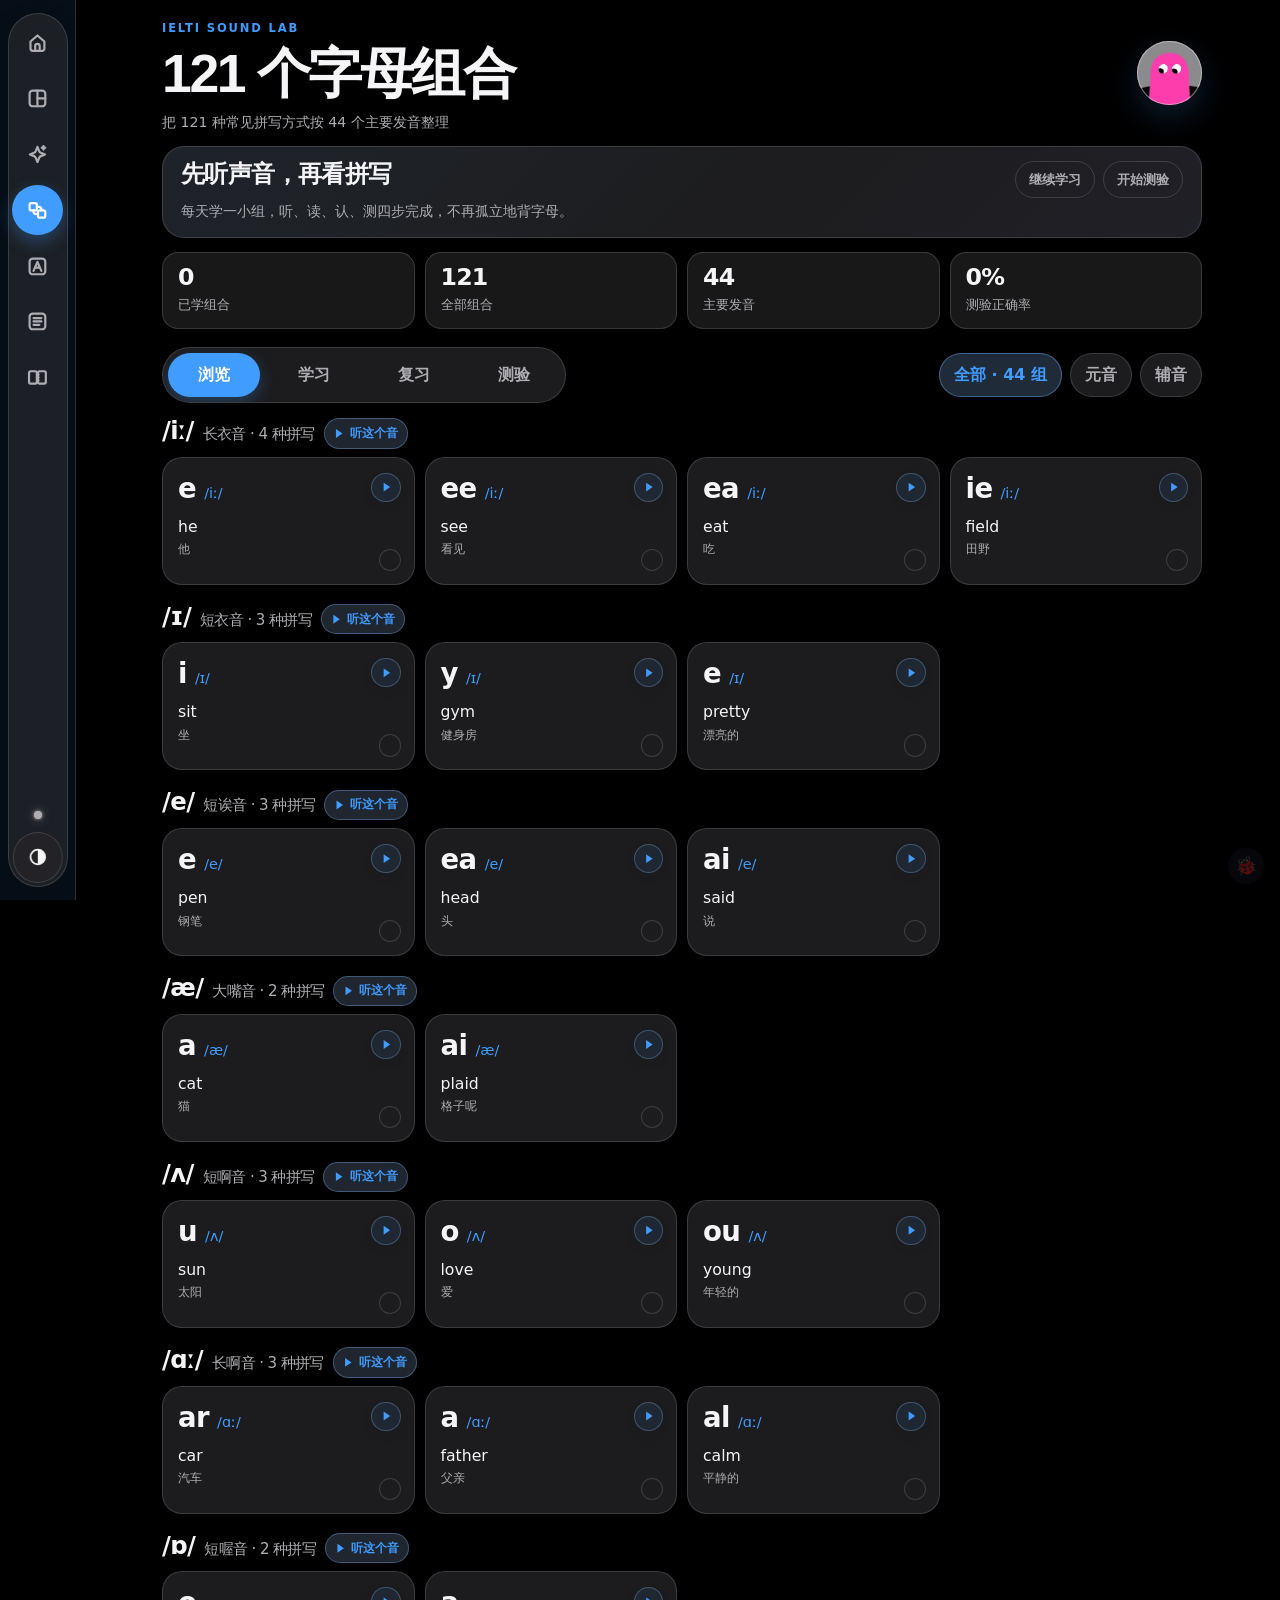
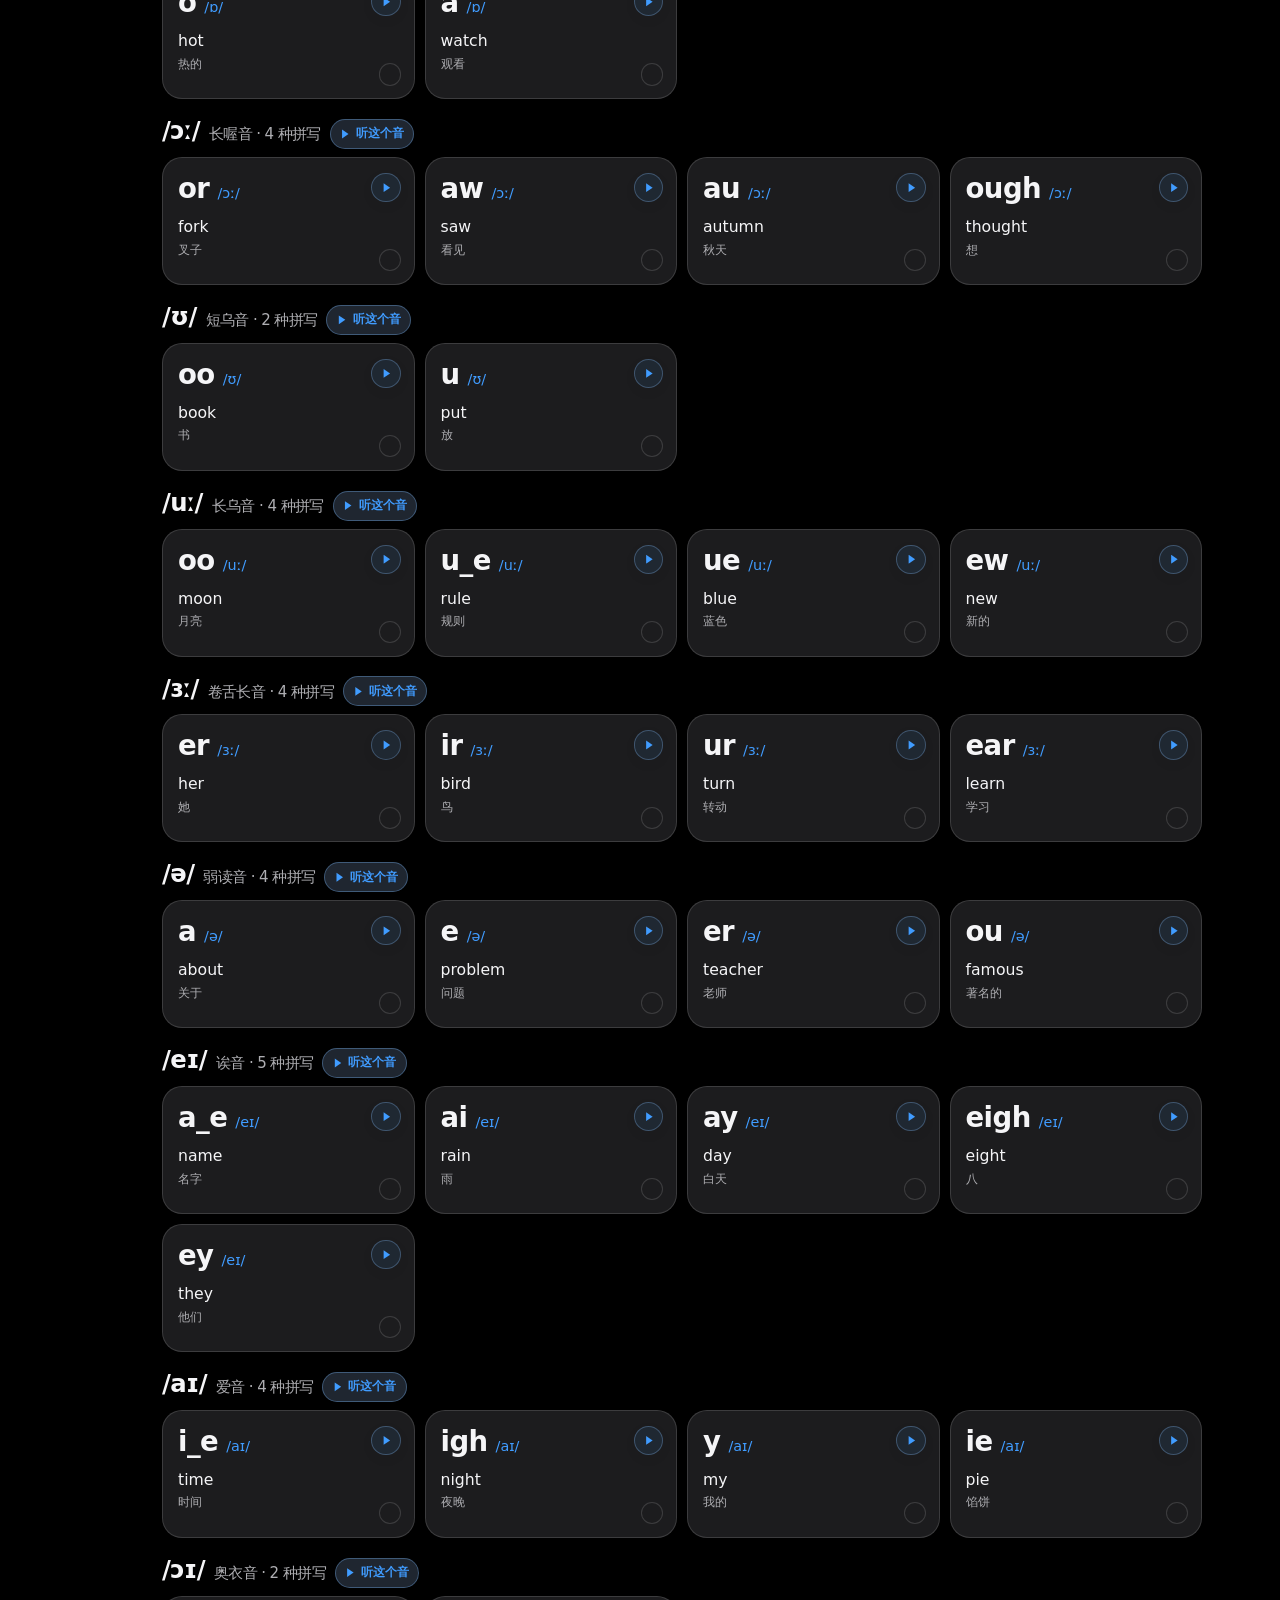
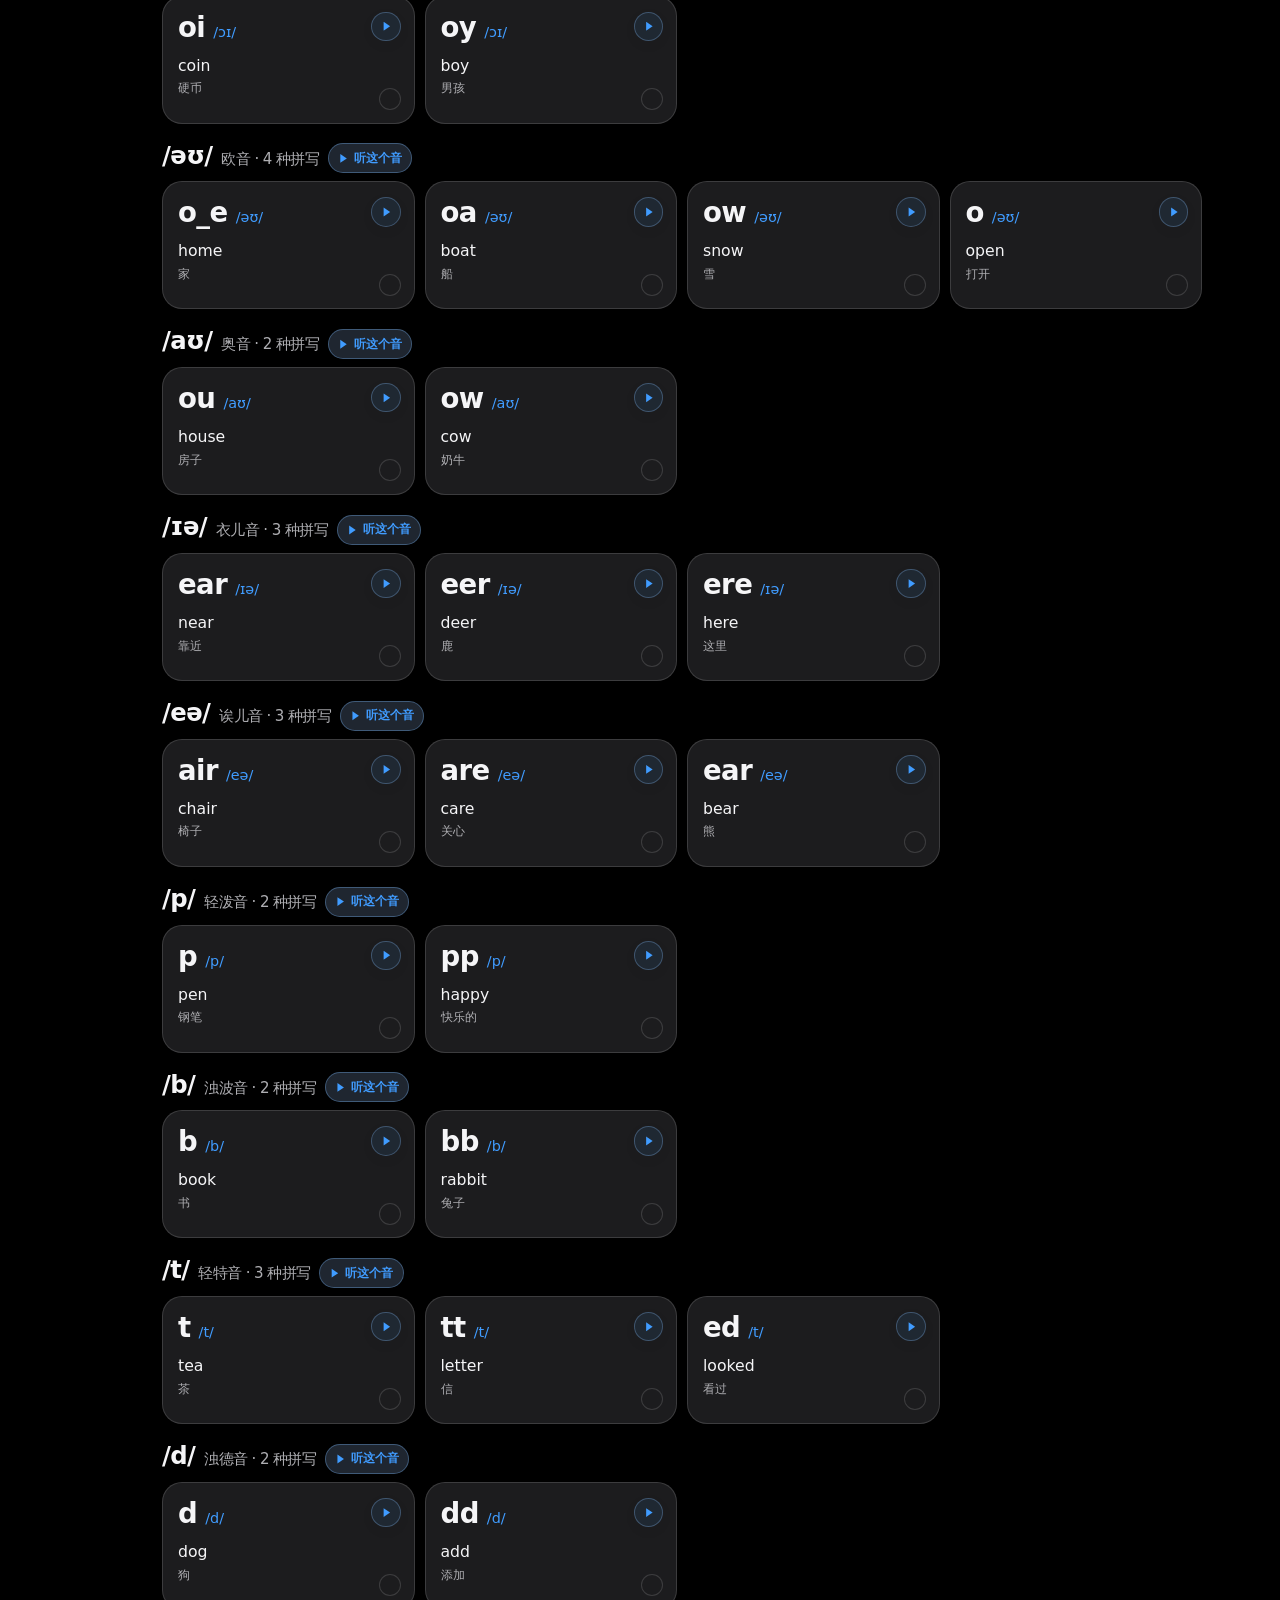
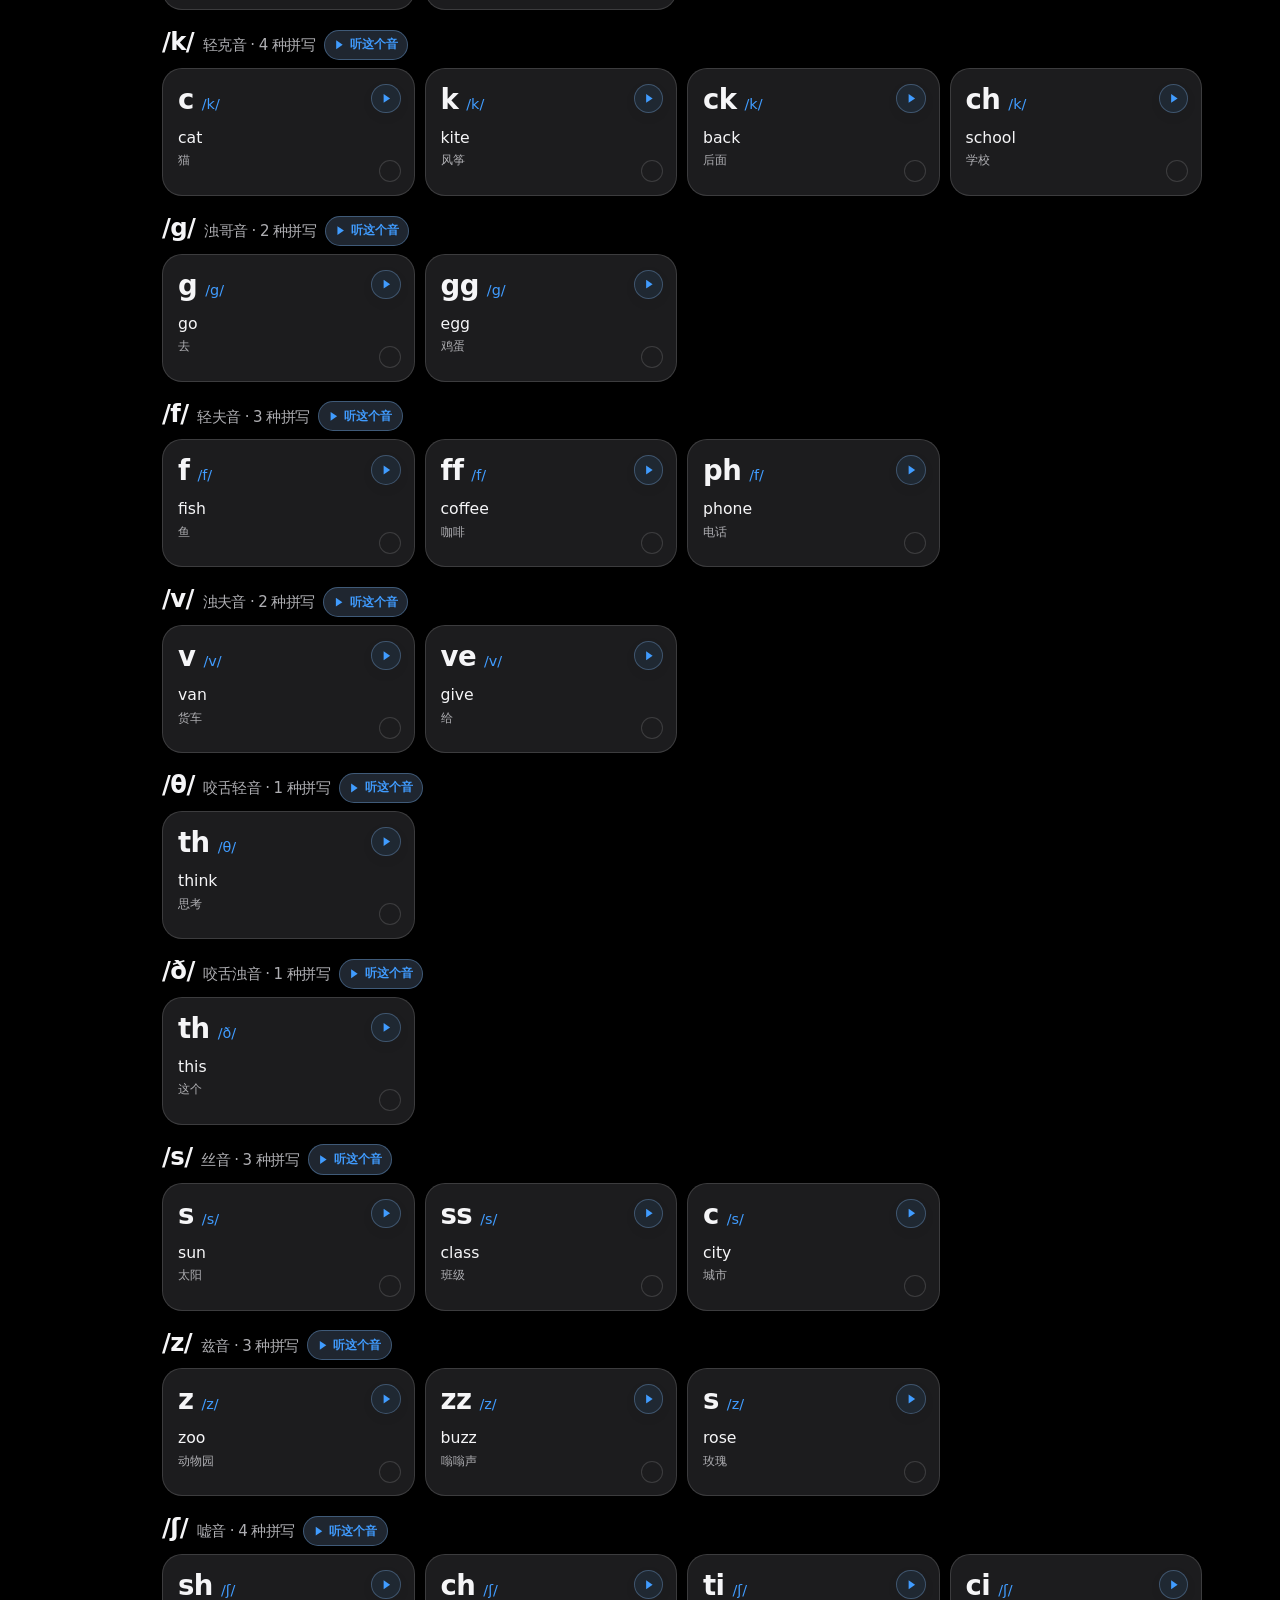
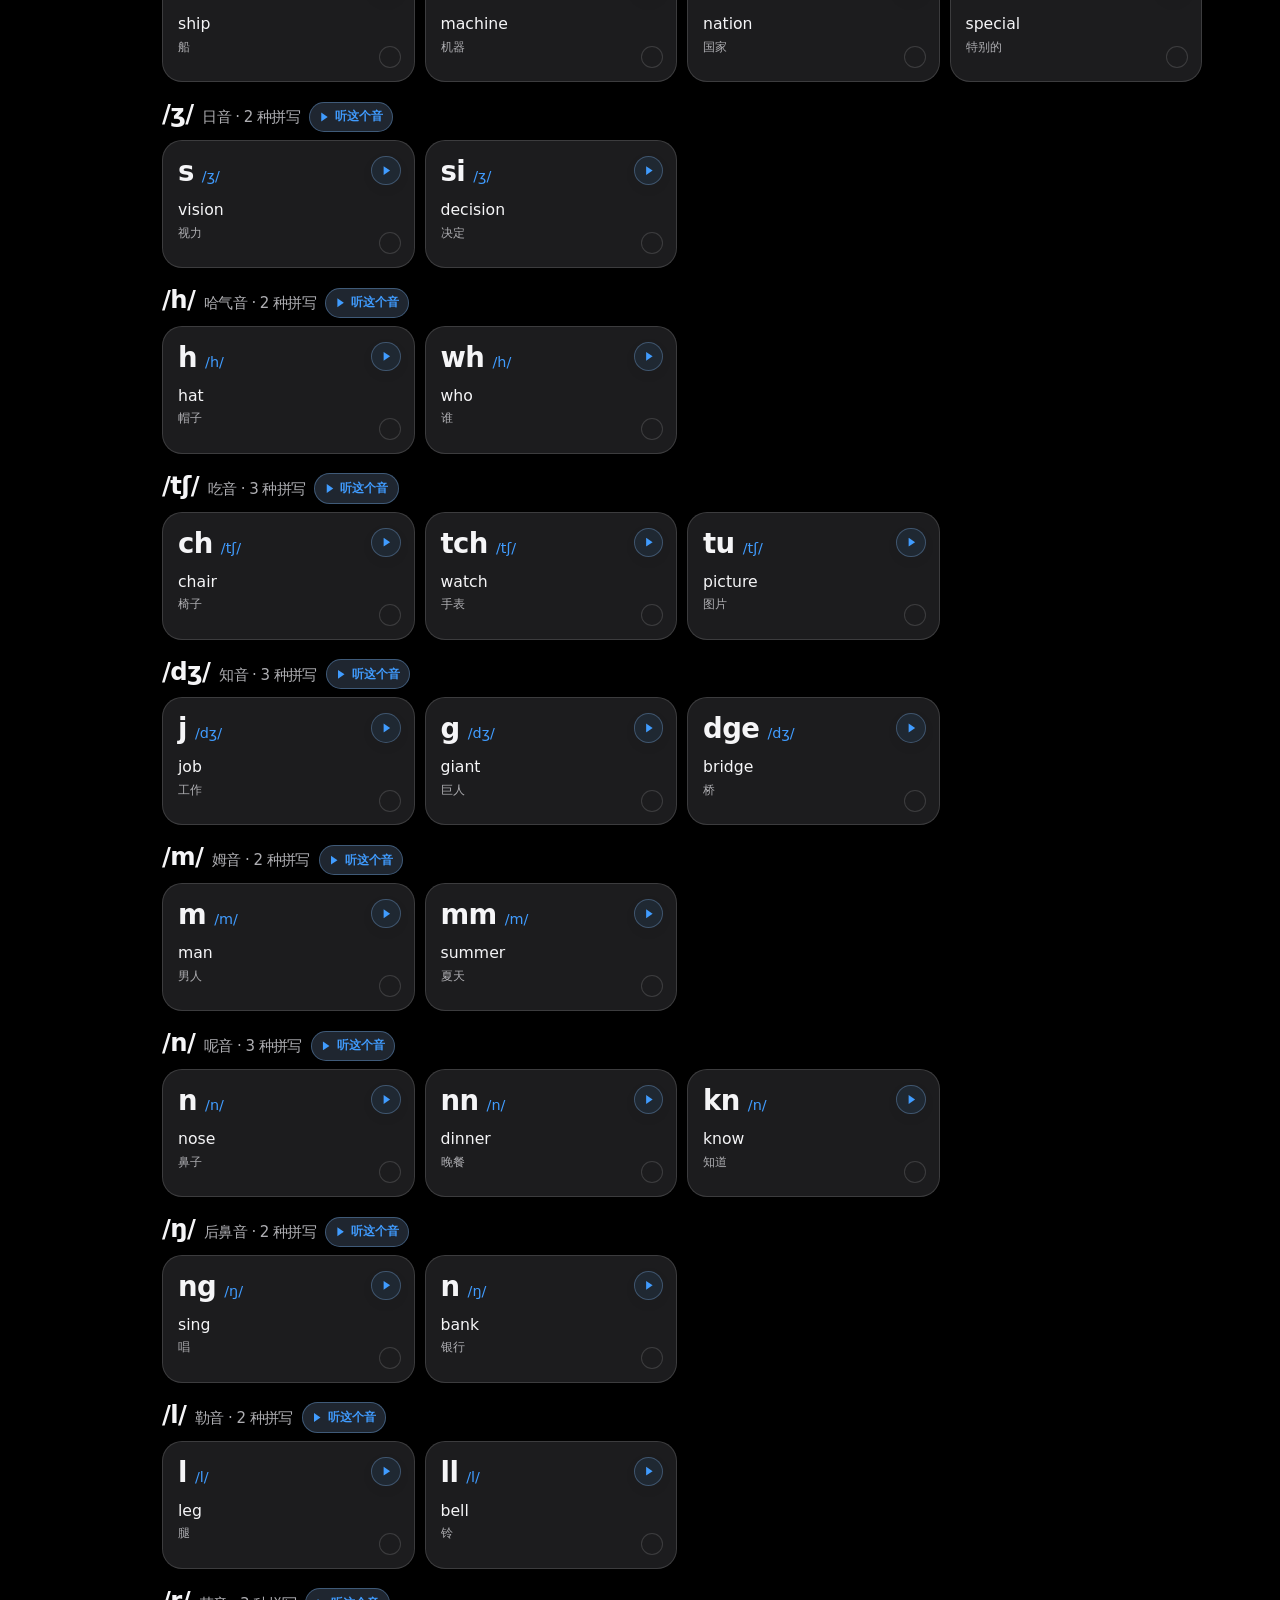
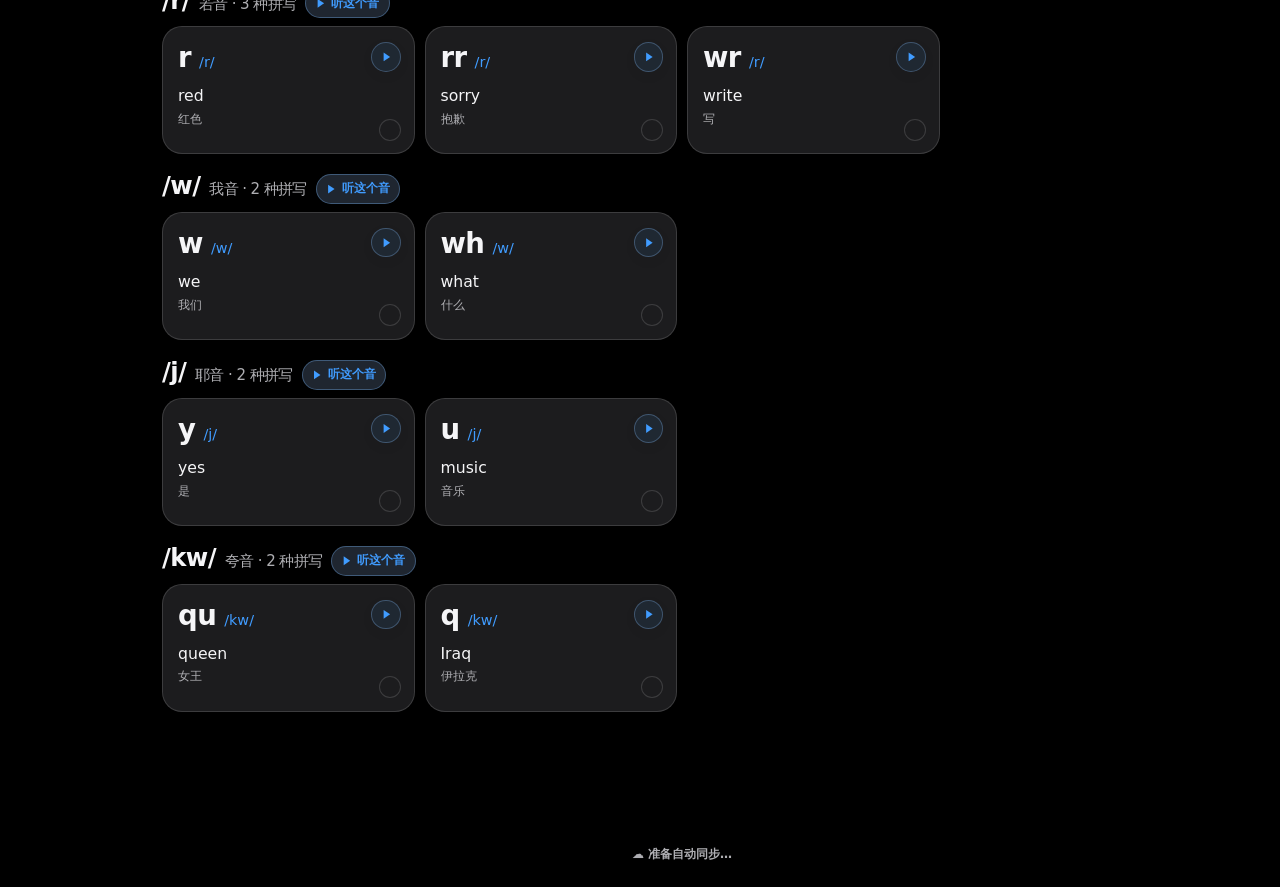
<file: 121-letter-combinations.html>
<!doctype html>
<html lang="zh-CN">
<head>
  <meta charset="utf-8">
  <meta name="viewport" content="width=device-width,initial-scale=1,viewport-fit=cover">
  <link rel="manifest" href="manifest.webmanifest"><link rel="icon" href="icon.png" type="image/png"><link rel="apple-touch-icon" href="icon.png">
  <title>IELTI · 121 个字母组合</title>
  <script>document.documentElement.classList.add('ielti-booting');try{var m=localStorage.getItem('ielti_display_mode_v1')||localStorage.getItem('ielti_theme_v1')||(new Date().getHours()>=19||new Date().getHours()<7?'dark':'light');if(['light','dark','eink'].indexOf(m)>-1){document.documentElement.dataset.display=m;document.documentElement.dataset.theme=m==='dark'?'dark':'light';document.documentElement.classList.toggle('eink-mode',m==='eink');}}catch(e){}setTimeout(()=>document.documentElement.classList.remove('ielti-booting'),1200);</script>
  <style>
    :root{--accent:#0a84ff;--violet:#6659e8;--warm:#ff9f0a;--success:#30a46c}
    *{box-sizing:border-box}body{margin:0}.phonics-app{max-width:1080px;margin:auto;padding:1.75rem 1.25rem 7rem}
    .phonics-head{display:flex;align-items:flex-end;justify-content:space-between;gap:24px;margin:0;padding:.25rem .25rem .65rem}.eyebrow{color:var(--apple-blue);font-size:.76rem;font-weight:800;letter-spacing:.14em}.phonics-head h1{margin:.3rem 0 .45rem;font-size:clamp(2.4rem,6vw,4.2rem);line-height:1;font-weight:760;letter-spacing:-.045em}.head-meta{color:var(--apple-secondary);font-weight:650;text-align:right}
    .hero{padding:16px 20px;border:1px solid var(--apple-line);border-radius:24px;background:linear-gradient(135deg,color-mix(in srgb,var(--apple-blue) 5%,var(--apple-surface)),var(--apple-surface) 56%,color-mix(in srgb,var(--violet) 4%,var(--apple-surface)));box-shadow:0 12px 30px rgba(0,0,0,.045);display:grid;grid-template-columns:1fr auto;column-gap:.8rem;row-gap:2px;align-items:start}.hero h2{grid-column:1;grid-row:1;margin:0;color:var(--apple-ink);font-size:clamp(1.18rem,2.2vw,1.48rem);line-height:1.15;letter-spacing:-.025em}.hero p{grid-column:1;grid-row:2;margin:0;max-width:550px;color:var(--apple-secondary);font-size:.88rem;line-height:1.55}.hero-actions{grid-column:2;grid-row:1;align-self:start;display:flex;flex-wrap:wrap;gap:8px}.hero-btn,.mode-btn,.chip,.sound-btn,.review-action,.quiz-choice{appearance:none;border:0;font:inherit;cursor:pointer}.hero-btn{padding:8px 13px;border:1px solid color-mix(in srgb,var(--apple-blue) 22%,var(--apple-line));border-radius:999px;background:var(--apple-solid);color:var(--apple-blue);font-size:.8rem;font-weight:800;box-shadow:0 5px 13px rgba(0,0,0,.05);white-space:nowrap}.hero-btn.secondary{background:transparent;color:var(--apple-secondary);border-color:var(--apple-line);box-shadow:none}.hero-stats{display:grid;grid-template-columns:repeat(4,minmax(0,1fr));gap:10px;margin:14px 0 0}.hero-stat{padding:16px 18px;border:1px solid var(--apple-line);border-radius:18px;background:color-mix(in srgb,var(--apple-solid) 86%,transparent)}.hero-stat b{display:block;color:var(--apple-ink);font-size:1.72rem;line-height:1;font-weight:820;letter-spacing:-.035em}.hero-stat span{display:block;margin-top:7px;color:var(--apple-secondary);font-size:.82rem;font-weight:680;white-space:nowrap}
    .top-tools{display:flex;align-items:center;justify-content:space-between;gap:14px;margin:24px 0 18px}.mode-bar{display:flex;gap:8px;margin:0;padding:5px;border:1px solid var(--apple-line);border-radius:999px;background:var(--apple-surface);width:max-content;max-width:100%;overflow:auto}.mode-btn{min-width:92px;padding:10px 18px;border-radius:999px;background:transparent;color:var(--apple-secondary);font-weight:750;white-space:nowrap}.mode-btn.active{background:var(--apple-blue);color:#fff;box-shadow:0 6px 16px color-mix(in srgb,var(--apple-blue) 28%,transparent)}
    .panel{display:none}.panel.active{display:block}.filters{display:flex;justify-content:flex-end;gap:8px;overflow:auto;padding:0}.chip{padding:9px 14px;border:1px solid var(--apple-line);border-radius:999px;background:var(--apple-solid);color:var(--apple-secondary);font-weight:700;white-space:nowrap}.chip.active{background:color-mix(in srgb,var(--apple-blue) 12%,var(--apple-solid));border-color:color-mix(in srgb,var(--apple-blue) 34%,var(--apple-line));color:var(--apple-blue)}
    .sound-section{margin:0 0 24px}.sound-title{display:flex;align-items:baseline;gap:10px;margin:0 0 10px}.sound-title b{font-size:1.45rem}.sound-title span{color:var(--apple-secondary);font-size:.84rem}.ipa-sound-btn{display:inline-flex;align-items:center;gap:.3rem;padding:.34rem .58rem;border:1px solid color-mix(in srgb,var(--apple-blue) 24%,var(--apple-line));border-radius:999px;background:color-mix(in srgb,var(--apple-blue) 8%,var(--apple-solid));color:var(--apple-blue);font:inherit;font-size:.72rem;font-weight:780;cursor:pointer;transition:background .2s ease,transform .2s ease}.ipa-sound-btn.is-playing{background:var(--apple-blue);color:#fff;transform:scale(.97)}.cards{display:grid;grid-template-columns:repeat(4,minmax(0,1fr));gap:12px}.phonics-card{position:relative;min-height:150px;padding:19px;border:1px solid var(--apple-line);border-radius:24px;background:var(--apple-surface);box-shadow:0 12px 34px rgba(0,0,0,.055);backdrop-filter:blur(20px)}.grapheme{font-size:2rem;font-weight:840;letter-spacing:-.035em}.ipa{margin-left:8px;color:var(--apple-blue);font-size:.9rem;font-weight:750}.example{margin-top:14px;font-size:1.05rem;font-weight:750}.example small{display:block;margin-top:3px;color:var(--apple-secondary);font-size:.76rem;font-weight:600}.sound-btn{position:absolute;top:15px;right:15px;width:40px;height:40px;border-radius:50%;background:color-mix(in srgb,var(--apple-blue) 11%,var(--apple-solid));color:var(--apple-blue);font-size:1.05rem}.learn-toggle{position:absolute;right:15px;bottom:15px;width:28px;height:28px;border:1px solid var(--apple-line);border-radius:50%;background:var(--apple-solid);color:transparent}.learn-toggle.done{background:var(--success);border-color:var(--success);color:#fff}.learn-toggle.done:after{content:"✓";font-weight:850}
    .study-shell{display:grid;place-items:center;min-height:420px}.study-card{width:min(620px,100%);padding:clamp(26px,5vw,48px);text-align:center;border:1px solid var(--apple-line);border-radius:32px;background:linear-gradient(145deg,color-mix(in srgb,var(--apple-blue) 7%,var(--apple-surface)),var(--apple-surface));box-shadow:var(--apple-shadow)}.study-step{color:var(--apple-secondary);font-size:.78rem;font-weight:750}.study-grapheme{margin:18px 0 4px;font-size:clamp(4rem,16vw,7rem);font-weight:850;line-height:1}.study-ipa{color:var(--apple-blue);font-size:1.35rem;font-weight:750}.study-example{margin:22px 0 5px;font-size:1.35rem;font-weight:780}.study-meaning{color:var(--apple-secondary)}.review-actions{display:grid;grid-template-columns:repeat(3,1fr);gap:10px;margin-top:26px}.review-action{padding:12px 8px;border-radius:15px;background:var(--apple-solid);color:var(--apple-ink);border:1px solid var(--apple-line);font-weight:750}.review-action.good{background:var(--success);border-color:var(--success);color:#fff}
    .quiz-box{width:min(720px,100%);margin:auto;padding:clamp(24px,5vw,42px);border:1px solid var(--apple-line);border-radius:30px;background:var(--apple-surface);box-shadow:var(--apple-shadow);text-align:center}.quiz-prompt{color:var(--apple-secondary);font-weight:700}.quiz-word{margin:16px 0 6px;font-size:clamp(2.5rem,8vw,4.5rem);font-weight:840}.quiz-choices{display:grid;grid-template-columns:1fr 1fr;gap:10px;margin-top:26px}.quiz-choice{padding:15px;border-radius:16px;background:var(--apple-solid);border:1px solid var(--apple-line);color:var(--apple-ink);font-weight:800}.quiz-choice.correct{background:var(--success);border-color:var(--success);color:#fff}.quiz-choice.wrong{background:#ff453a;border-color:#ff453a;color:#fff}.quiz-feedback{min-height:26px;margin-top:16px;font-weight:750}.next-quiz{margin-top:8px}.empty{padding:50px 20px;text-align:center;color:var(--apple-secondary)}
    .hero-btn:active,.mode-btn:active,.chip:active,.sound-btn:active,.review-action:active,.quiz-choice:active,.learn-toggle:active{transform:scale(.97);transition:transform 100ms ease-out}
    @media(max-width:900px){.cards{grid-template-columns:repeat(3,minmax(0,1fr))}}
    @media(max-width:820px){.hero-stats{grid-template-columns:repeat(4,1fr)}}
    @media(max-width:760px){.hero{display:none!important}}
    @media(max-width:600px){.phonics-app{padding:.75rem .75rem 6rem}.phonics-head{align-items:flex-end;flex-direction:row;gap:.45rem;margin:0 0 .55rem;padding:0 .15rem .4rem}.phonics-head h1{font-size:clamp(1.68rem,7.2vw,1.86rem);line-height:1.06}.eyebrow{margin:0 0 .22rem;font-size:.66rem;line-height:1.2}.head-meta{display:none}.hero{display:flex;align-items:center;justify-content:space-between;gap:8px;padding:11px 12px;border-radius:20px}.hero h2{margin:0;font-size:1rem;min-width:0;overflow:hidden;text-overflow:ellipsis;white-space:nowrap}.hero p{display:none}.hero-actions{display:flex;flex:none;gap:6px;margin-top:0}.hero-btn{padding:7px 10px;font-size:.72rem}.hero-stats{gap:6px}.hero-stat{padding:8px 6px;border-radius:13px;text-align:center}.hero-stat b{font-size:1.14rem}.hero-stat span{font-size:.62rem;letter-spacing:-.02em}.top-tools{align-items:flex-start;flex-direction:column;margin:15px 0 13px;gap:9px}.mode-bar{width:100%}.mode-btn{flex:1;min-width:0;padding:9px 8px}.filters{width:100%;justify-content:flex-start}.chip{padding:8px 12px;font-size:.8rem}.cards{grid-template-columns:repeat(2,minmax(0,1fr))}.quiz-choices{grid-template-columns:1fr}.review-actions{grid-template-columns:1fr}.phonics-card{min-height:138px}}
    @media(prefers-reduced-motion:no-preference){.panel.active{animation:panel-in .28s cubic-bezier(.2,.8,.2,1) both}@keyframes panel-in{from{opacity:0;transform:translateY(6px)}to{opacity:1;transform:none}}}
    @media(prefers-reduced-motion:reduce){*,*:before,*:after{animation:none!important;transition-duration:.01ms!important}}
    @media(prefers-reduced-transparency:reduce){.phonics-card,.study-card,.quiz-box,.mode-bar,.hero,.hero-stat{background:var(--apple-solid);backdrop-filter:none}}
    @media(prefers-contrast:more){.phonics-card,.study-card,.quiz-box,.mode-bar,.hero,.hero-stat,.chip,.review-action,.quiz-choice{border-color:currentColor}}
  </style>
<link rel="stylesheet" href="apple-ui.css?v=20260811-40">
  <link rel="stylesheet" href="eink-ui.css?v=20260728-5">
</head>
<body class="apple-ui page-phonics">
  <main class="phonics-app">
    <header class="phonics-head"><div><div class="eyebrow">IELTI SOUND LAB</div><h1>121 个字母组合</h1><div class="head-meta">把 121 种常见拼写方式按 44 个主要发音整理</div></div></header>
    <section class="hero"><h2>先听声音，再看拼写</h2><p>每天学一小组，听、读、认、测四步完成，不再孤立地背字母。</p><div class="hero-actions"><button class="hero-btn secondary" data-mode-target="study">继续学习</button><button class="hero-btn secondary" data-mode-target="quiz">开始测验</button></div></section>
    <section class="hero-stats" aria-label="学习统计"><div class="hero-stat"><b id="learnedCount">0</b><span>已学组合</span></div><div class="hero-stat"><b>121</b><span>全部组合</span></div><div class="hero-stat"><b id="soundCount">44</b><span>主要发音</span></div><div class="hero-stat"><b id="quizScore">0%</b><span>测验正确率</span></div></section>
    <div class="top-tools"><nav class="mode-bar" aria-label="学习模式"><button class="mode-btn active" data-mode="browse">浏览</button><button class="mode-btn" data-mode="study">学习</button><button class="mode-btn" data-mode="review">复习</button><button class="mode-btn" data-mode="quiz">测验</button></nav><div class="filters" id="filters"></div></div>
    <section class="panel active" id="browsePanel"><div id="library"></div></section>
    <section class="panel" id="studyPanel"><div class="study-shell" id="studyShell"></div></section>
    <section class="panel" id="reviewPanel"><div class="study-shell" id="reviewShell"></div></section>
    <section class="panel" id="quizPanel"><div class="quiz-box" id="quizBox"></div></section>
  </main>
<script src="ielti-config.js?v=20260728-5"></script><script src="ielti-core.js?v=20260816-58"></script>
  <script>
  const rawGroups=[
    ['元音','/iː/','长衣音','e|he|他;ee|see|看见;ea|eat|吃;ie|field|田野'],
    ['元音','/ɪ/','短衣音','i|sit|坐;y|gym|健身房;e|pretty|漂亮的'],
    ['元音','/e/','短诶音','e|pen|钢笔;ea|head|头;ai|said|说'],
    ['元音','/æ/','大嘴音','a|cat|猫;ai|plaid|格子呢'],
    ['元音','/ʌ/','短啊音','u|sun|太阳;o|love|爱;ou|young|年轻的'],
    ['元音','/ɑː/','长啊音','ar|car|汽车;a|father|父亲;al|calm|平静的'],
    ['元音','/ɒ/','短喔音','o|hot|热的;a|watch|观看'],
    ['元音','/ɔː/','长喔音','or|fork|叉子;aw|saw|看见;au|autumn|秋天;ough|thought|想'],
    ['元音','/ʊ/','短乌音','oo|book|书;u|put|放'],
    ['元音','/uː/','长乌音','oo|moon|月亮;u_e|rule|规则;ue|blue|蓝色;ew|new|新的'],
    ['元音','/ɜː/','卷舌长音','er|her|她;ir|bird|鸟;ur|turn|转动;ear|learn|学习'],
    ['元音','/ə/','弱读音','a|about|关于;e|problem|问题;er|teacher|老师;ou|famous|著名的'],
    ['元音','/eɪ/','诶音','a_e|name|名字;ai|rain|雨;ay|day|白天;eigh|eight|八;ey|they|他们'],
    ['元音','/aɪ/','爱音','i_e|time|时间;igh|night|夜晚;y|my|我的;ie|pie|馅饼'],
    ['元音','/ɔɪ/','奥衣音','oi|coin|硬币;oy|boy|男孩'],
    ['元音','/əʊ/','欧音','o_e|home|家;oa|boat|船;ow|snow|雪;o|open|打开'],
    ['元音','/aʊ/','奥音','ou|house|房子;ow|cow|奶牛'],
    ['元音','/ɪə/','衣儿音','ear|near|靠近;eer|deer|鹿;ere|here|这里'],
    ['元音','/eə/','诶儿音','air|chair|椅子;are|care|关心;ear|bear|熊'],
    ['辅音','/p/','轻泼音','p|pen|钢笔;pp|happy|快乐的'],
    ['辅音','/b/','浊波音','b|book|书;bb|rabbit|兔子'],
    ['辅音','/t/','轻特音','t|tea|茶;tt|letter|信;ed|looked|看过'],
    ['辅音','/d/','浊德音','d|dog|狗;dd|add|添加'],
    ['辅音','/k/','轻克音','c|cat|猫;k|kite|风筝;ck|back|后面;ch|school|学校'],
    ['辅音','/g/','浊哥音','g|go|去;gg|egg|鸡蛋'],
    ['辅音','/f/','轻夫音','f|fish|鱼;ff|coffee|咖啡;ph|phone|电话'],
    ['辅音','/v/','浊夫音','v|van|货车;ve|give|给'],
    ['辅音','/θ/','咬舌轻音','th|think|思考'],
    ['辅音','/ð/','咬舌浊音','th|this|这个'],
    ['辅音','/s/','丝音','s|sun|太阳;ss|class|班级;c|city|城市'],
    ['辅音','/z/','兹音','z|zoo|动物园;zz|buzz|嗡嗡声;s|rose|玫瑰'],
    ['辅音','/ʃ/','嘘音','sh|ship|船;ch|machine|机器;ti|nation|国家;ci|special|特别的'],
    ['辅音','/ʒ/','日音','s|vision|视力;si|decision|决定'],
    ['辅音','/h/','哈气音','h|hat|帽子;wh|who|谁'],
    ['辅音','/tʃ/','吃音','ch|chair|椅子;tch|watch|手表;tu|picture|图片'],
    ['辅音','/dʒ/','知音','j|job|工作;g|giant|巨人;dge|bridge|桥'],
    ['辅音','/m/','姆音','m|man|男人;mm|summer|夏天'],
    ['辅音','/n/','呢音','n|nose|鼻子;nn|dinner|晚餐;kn|know|知道'],
    ['辅音','/ŋ/','后鼻音','ng|sing|唱;n|bank|银行'],
    ['辅音','/l/','勒音','l|leg|腿;ll|bell|铃'],
    ['辅音','/r/','若音','r|red|红色;rr|sorry|抱歉;wr|write|写'],
    ['辅音','/w/','我音','w|we|我们;wh|what|什么'],
    ['辅音','/j/','耶音','y|yes|是;u|music|音乐'],
    ['辅音','/kw/','夸音','qu|queen|女王;q|Iraq|伊拉克']
  ];
  const groups=rawGroups.map(([type,ipa,label,items])=>({type,ipa,label,items:items.split(';').map((row,index)=>{const [grapheme,word,zh]=row.split('|');return{id:`${ipa}-${grapheme}-${index}`,grapheme,word,zh,ipa}})}));
  const all=groups.flatMap(group=>group.items),IPA_AUDIO_BASE='https://phoneme.app/audio/',IPA_AUDIO={
    '/iː/':['pi-ee.m4a'],'/ɪ/':['pi-ih.m4a'],'/e/':['pi-eh.m4a'],'/æ/':['pi-aa.m4a'],'/ʌ/':['pi-uh.m4a'],'/ɑː/':['pi-ah.m4a'],'/ɒ/':['pi-ah.m4a'],'/ɔː/':['pi-oh.m4a'],'/ʊ/':['pi-oo-short.m4a'],'/uː/':['pi-oo.m4a'],'/ɜː/':['pi-er.m4a'],'/ə/':['pi-uh.m4a'],
    '/eɪ/':['pi-ay.m4a'],'/aɪ/':['pi-eye.m4a'],'/ɔɪ/':['pi-oy.m4a'],'/əʊ/':['pi-oh.m4a'],'/aʊ/':['pi-ow.m4a'],'/ɪə/':['https://www.abelard.org/sounds/I_schwa.mp3'],'/eə/':['https://www.abelard.org/sounds/e_schwa.mp3'],
    '/p/':['pi-p.m4a'],'/b/':['pi-b.m4a'],'/t/':['pi-t.m4a'],'/d/':['pi-d.m4a'],'/k/':['pi-k.m4a'],'/g/':['pi-g.m4a'],'/f/':['pi-f.m4a'],'/v/':['pi-v.m4a'],'/θ/':['pi-th.m4a'],'/ð/':['pi-dh.m4a'],'/s/':['pi-s.m4a'],'/z/':['pi-z.m4a'],'/ʃ/':['pi-sh.m4a'],'/ʒ/':['pi-zh.m4a'],'/h/':['pi-h.m4a'],'/tʃ/':['pi-ch.m4a'],'/dʒ/':['pi-j.m4a'],'/m/':['pi-m.m4a'],'/n/':['pi-n.m4a'],'/ŋ/':['pi-ng.m4a'],'/l/':['pi-l.m4a'],'/r/':['pi-r.m4a'],'/w/':['pi-w.m4a'],'/j/':['pi-y.m4a'],'/kw/':['pi-k.m4a','pi-w.m4a']
  },STORAGE='ielti_phonics_121_v1';
  let state;try{state=window.IELTI?IELTI.getPhonics():JSON.parse(localStorage.getItem(STORAGE))||{learned:[],reviews:[],quiz:{right:0,total:0}}}catch{state={learned:[],reviews:[],quiz:{right:0,total:0}}}
  state.learned ||= [];state.reviews ||= [];state.quiz ||= {right:0,total:0};
  let activeType='全部',studyIndex=0,reviewIndex=0,currentQuiz=null,activeIpaAudio=null,syncingFromCore=false;
  const $=id=>document.getElementById(id),save=()=>{localStorage.setItem(STORAGE,JSON.stringify(state));if(window.IELTI&&!syncingFromCore)IELTI.setPhonics(state);updateStats()},speak=(text,button)=>IELTI.speech.speak(text,{element:button});
  function applySyncedState(){if(!window.IELTI||syncingFromCore)return;const next=IELTI.getPhonics();if(JSON.stringify(next)===JSON.stringify(state))return;syncingFromCore=true;state=next;localStorage.setItem(STORAGE,JSON.stringify(state));updateStats();renderLibrary();renderReview();syncingFromCore=false}
  function updateStats(){$('learnedCount').textContent=state.learned.length;$('quizScore').textContent=state.quiz.total?Math.round(state.quiz.right/state.quiz.total*100)+'%':'0%'}
  function renderFilters(){const types=['全部','元音','辅音'];$('filters').innerHTML=types.map(type=>`<button class="chip ${type===activeType?'active':''}" data-type="${type}">${type}${type==='全部'?' · 44 组':''}</button>`).join('')}
  function renderLibrary(){const visible=groups.filter(g=>activeType==='全部'||g.type===activeType);$('library').innerHTML=visible.map(group=>`<section class="sound-section"><h2 class="sound-title"><b>${group.ipa}</b><span>${group.label} · ${group.items.length} 种拼写</span><button class="ipa-sound-btn" type="button" aria-label="听 ${group.ipa} 这个音" data-ipa="${group.ipa}">听这个音</button></h2><div class="cards">${group.items.map(item=>`<article class="phonics-card"><div><span class="grapheme">${item.grapheme}</span><span class="ipa">${item.ipa}</span></div><button class="sound-btn" type="button" aria-label="播放 ${item.word}" data-speak="${item.word}"></button><div class="example">${item.word}<small>${item.zh}</small></div><button class="learn-toggle ${state.learned.includes(item.id)?'done':''}" type="button" aria-label="标记 ${item.grapheme} 已学" data-learn="${item.id}"></button></article>`).join('')}</div></section>`).join('')}
  function cardMarkup(item,mode,index,total){return`<article class="study-card"><div class="study-step">${mode} · ${index+1} / ${total}</div><div class="study-grapheme">${item.grapheme}</div><div class="study-ipa">${item.ipa}</div><div class="study-example">${item.word}</div><div class="study-meaning">${item.zh}</div><div class="review-actions"><button class="review-action" data-speak="${item.word}">听发音</button><button class="review-action" data-rate="again">再看一次</button><button class="review-action good" data-rate="known">我记住了</button></div></article>`}
  function renderStudy(){const item=all[studyIndex%all.length];$('studyShell').innerHTML=cardMarkup(item,'学习',studyIndex%all.length,all.length)}
  function reviewDeck(){return state.learned.length?all.filter(item=>state.learned.includes(item.id)):all.slice(0,12)}
  function renderReview(){const deck=reviewDeck();if(!deck.length){$('reviewShell').innerHTML='<div class="empty">先学习几个组合，再回来复习。</div>';return}reviewIndex%=deck.length;$('reviewShell').innerHTML=cardMarkup(deck[reviewIndex],'复习',reviewIndex,deck.length)}
  function nextQuiz(){const answer=all[Math.floor(Math.random()*all.length)],pool=[answer];while(pool.length<4){const option=all[Math.floor(Math.random()*all.length)];if(!pool.some(x=>x.id===option.id)&&option.ipa!==answer.ipa)pool.push(option)}pool.sort(()=>Math.random()-.5);currentQuiz={answer,locked:false};$('quizBox').innerHTML=`<div class="quiz-prompt">哪个字母组合能拼出这个单词中的 <b>${answer.ipa}</b>？</div><div class="quiz-word">${answer.word}</div><button class="sound-btn" style="position:static;margin:10px auto" data-speak="${answer.word}" aria-label="播放 ${answer.word}"></button><div class="quiz-choices">${pool.map(item=>`<button class="quiz-choice" data-answer="${item.id}">${item.grapheme}</button>`).join('')}</div><div class="quiz-feedback" id="quizFeedback" role="status" aria-live="polite">选择一个答案</div><button class="hero-btn next-quiz" data-next-quiz hidden>下一题</button>`}
  function setMode(mode){document.querySelectorAll('.mode-btn').forEach(btn=>btn.classList.toggle('active',btn.dataset.mode===mode));document.querySelectorAll('.panel').forEach(panel=>panel.classList.remove('active'));$(`${mode}Panel`).classList.add('active');if(mode==='study')renderStudy();if(mode==='review')renderReview();if(mode==='quiz')nextQuiz()}
  const ipaUrl=file=>file.startsWith('http')?file:IPA_AUDIO_BASE+file;
  async function cacheIpaAudio(){if(!('caches'in window)||!navigator.onLine)return;const files=[...new Set(Object.values(IPA_AUDIO).flat())],cache=await caches.open('ielti-ipa-audio-v3');await Promise.all(files.map(async file=>{const url=ipaUrl(file);if(await cache.match(url))return;try{const response=await fetch(url,{mode:'no-cors'});if(response.ok||response.type==='opaque')await cache.put(url,response)}catch{}}))}
  function playIpa(ipa,button){if(activeIpaAudio){activeIpaAudio.pause();activeIpaAudio=null}const files=IPA_AUDIO[ipa]||[],playAt=index=>{if(index>=files.length){button.classList.remove('is-playing');activeIpaAudio=null;return}const audio=new Audio(ipaUrl(files[index]));activeIpaAudio=audio;button.classList.add('is-playing');audio.addEventListener('ended',()=>playAt(index+1),{once:true});audio.addEventListener('error',()=>{button.classList.remove('is-playing');activeIpaAudio=null},{once:true});audio.play().catch(()=>{button.classList.remove('is-playing');activeIpaAudio=null})};playAt(0)}
  document.addEventListener('click',event=>{const mode=event.target.closest('[data-mode],[data-mode-target]');if(mode){setMode(mode.dataset.mode||mode.dataset.modeTarget);return}if(event.target.closest('[data-next-quiz]')){nextQuiz();return}const filter=event.target.closest('[data-type]');if(filter){activeType=filter.dataset.type;renderFilters();renderLibrary();return}const ipaAudio=event.target.closest('[data-ipa]');if(ipaAudio){playIpa(ipaAudio.dataset.ipa,ipaAudio);return}const audio=event.target.closest('[data-speak]');if(audio){speak(audio.dataset.speak,audio);return}const learn=event.target.closest('[data-learn]');if(learn){const id=learn.dataset.learn;state.learned=state.learned.includes(id)?state.learned.filter(x=>x!==id):[...state.learned,id];save();learn.classList.toggle('done');return}const rate=event.target.closest('[data-rate]');if(rate){const panel=rate.closest('.panel').id;if(panel==='studyPanel'){const item=all[studyIndex%all.length];if(rate.dataset.rate==='known'&&!state.learned.includes(item.id))state.learned.push(item.id);studyIndex++;save();renderStudy()}else{reviewIndex++;renderReview()}return}const choice=event.target.closest('[data-answer]');if(choice&&!currentQuiz.locked){currentQuiz.locked=true;state.quiz.total++;const right=choice.dataset.answer===currentQuiz.answer.id;if(right){state.quiz.right++;choice.classList.add('correct');$('quizFeedback').textContent='答对了！'}else{choice.classList.add('wrong');document.querySelector(`[data-answer="${currentQuiz.answer.id}"]`).classList.add('correct');$('quizFeedback').textContent=`正确答案是 ${currentQuiz.answer.grapheme}`};document.querySelector('[data-next-quiz]').hidden=false;save()}});
  window.addEventListener('ielti-progress',applySyncedState);
  renderFilters();renderLibrary();renderStudy();renderReview();nextQuiz();updateStats();cacheIpaAudio();
  if(all.length!==121)console.warn('Expected 121 graphemes, got',all.length);
  </script>
</body>
</html>
</file>
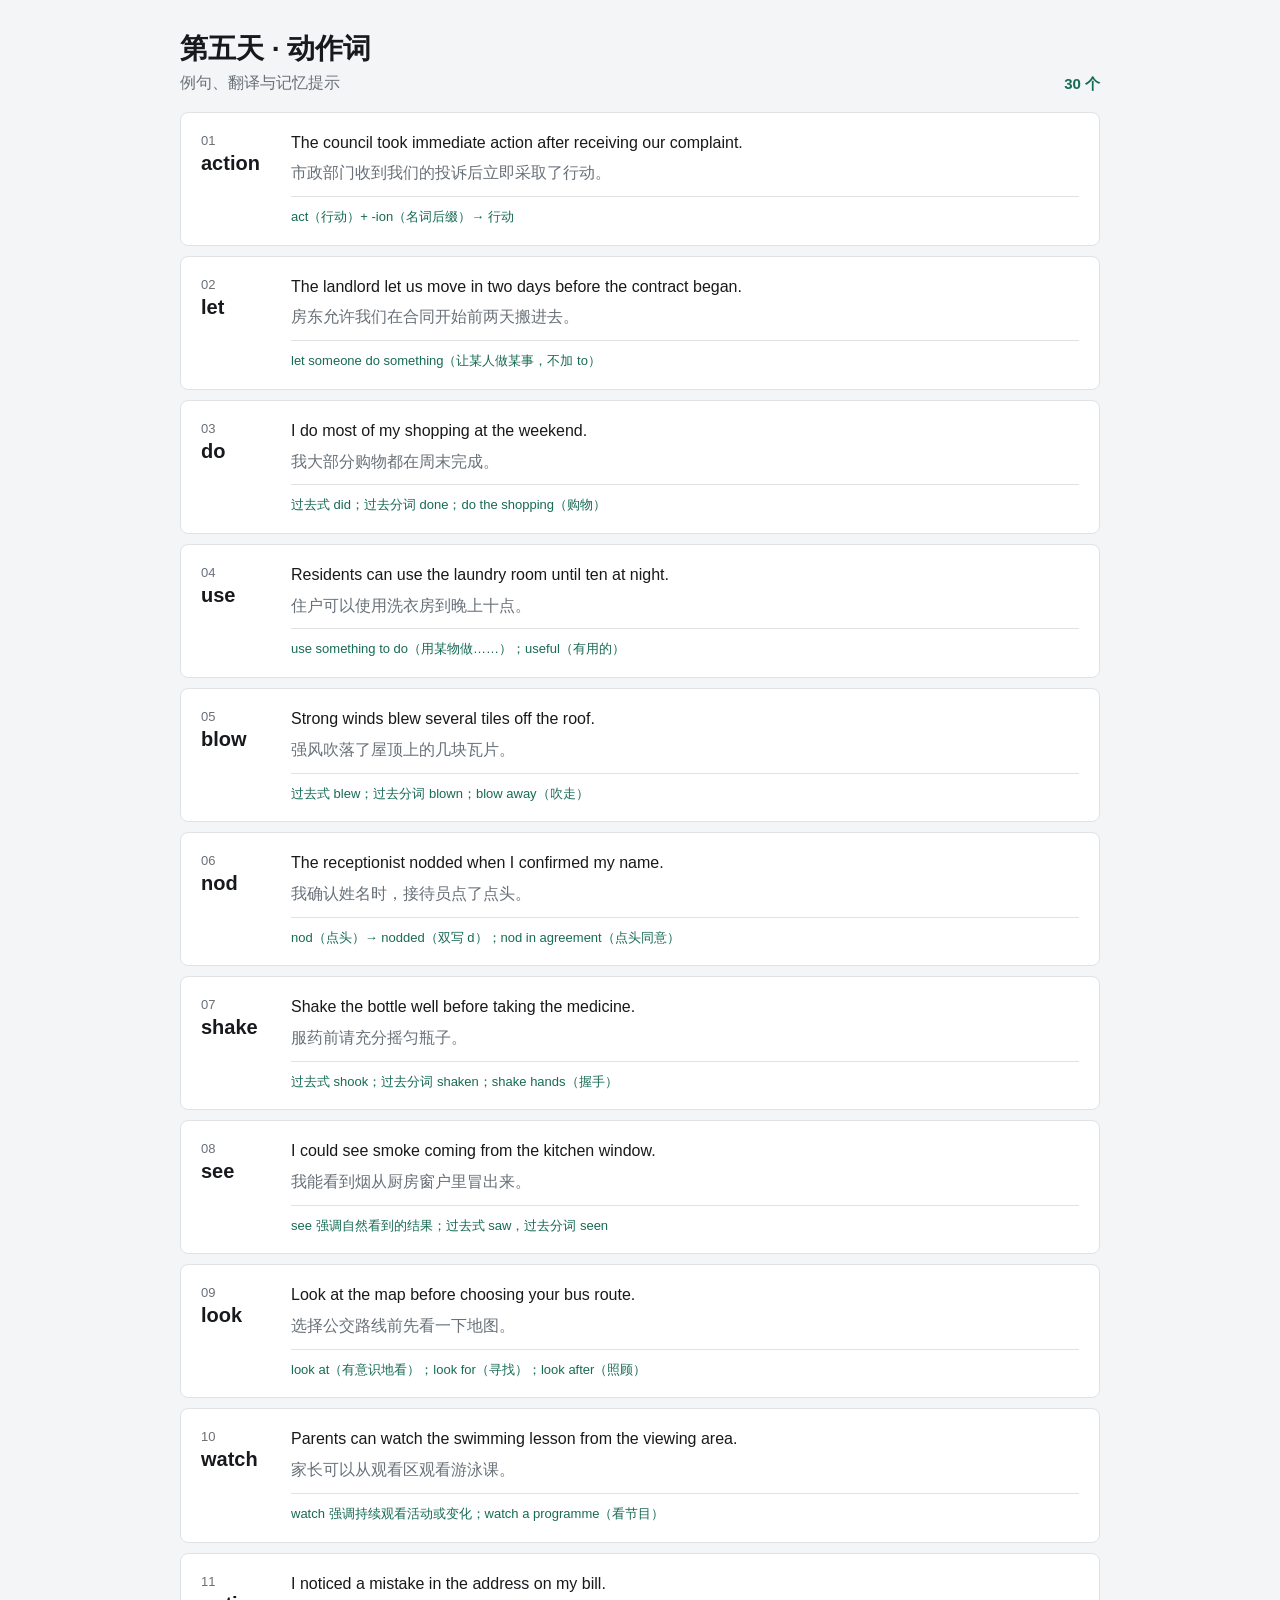
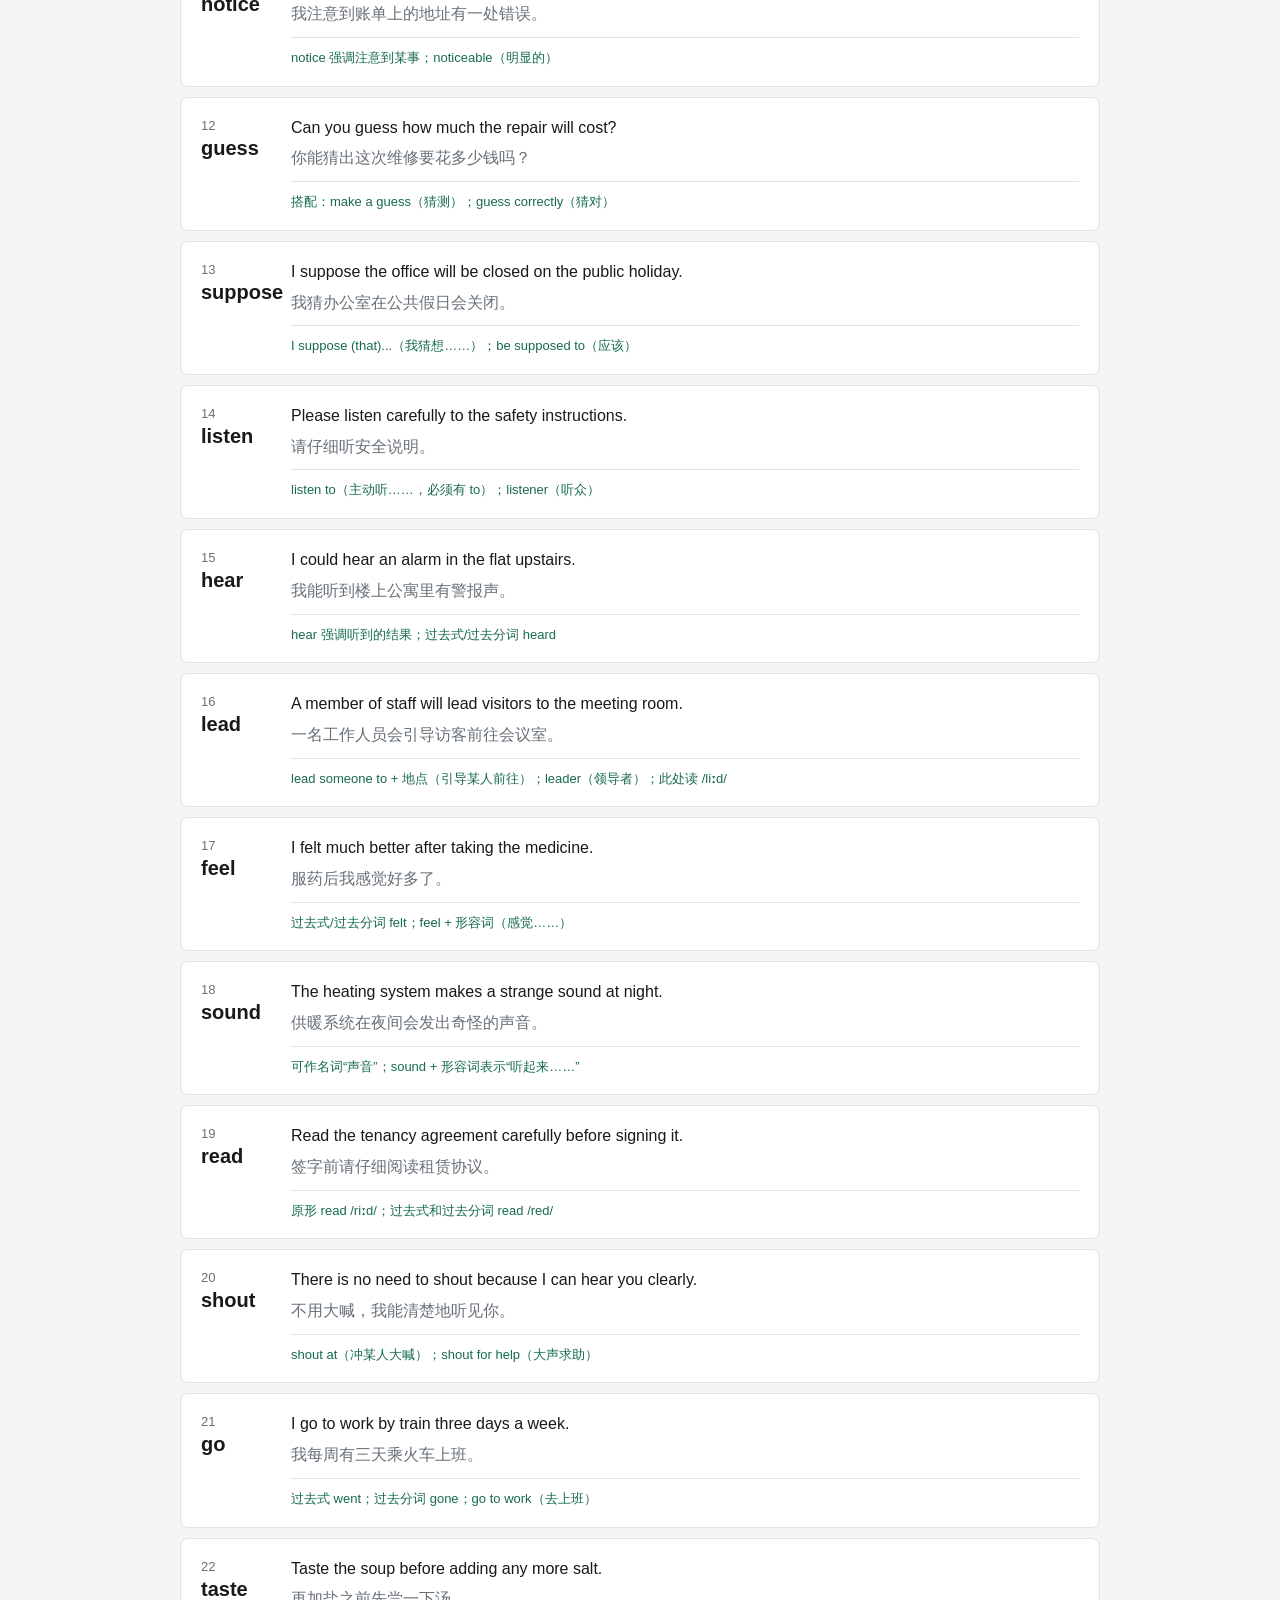
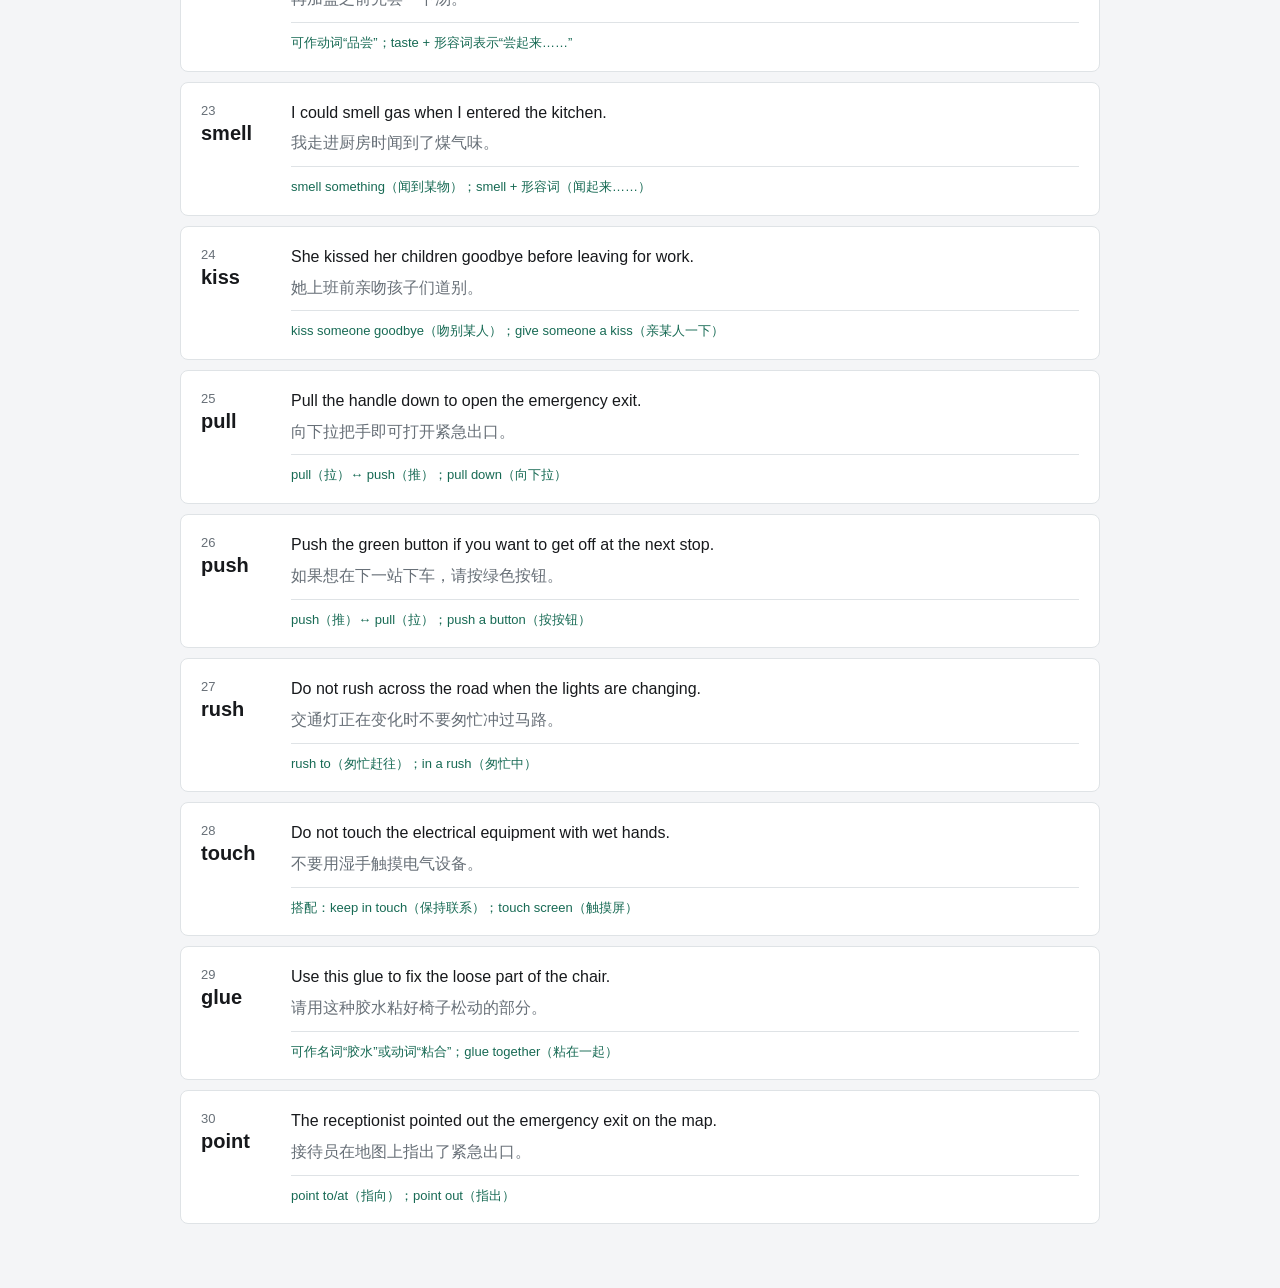
<file: category-notes-review.html>
<!doctype html>
<html lang="zh-CN">
<head>
  <meta charset="utf-8">
  <meta name="viewport" content="width=device-width,initial-scale=1">
  <title>分类词汇例句检查</title>
  <style>
    :root{color-scheme:light dark;--bg:#f4f5f7;--panel:#fff;--text:#17191c;--muted:#687078;--line:#dfe3e6;--green:#176a54;--soft:#eef6f2}
    *{box-sizing:border-box}body{margin:0;background:var(--bg);color:var(--text);font-family:-apple-system,BlinkMacSystemFont,"Segoe UI","PingFang SC",sans-serif;letter-spacing:0}
    main{width:min(920px,calc(100% - 28px));margin:32px auto 64px}header{display:flex;align-items:end;justify-content:space-between;gap:20px;margin-bottom:18px}
    h1{margin:0;font-size:28px;line-height:1.2}header p{margin:7px 0 0;color:var(--muted)}.count{flex:none;color:var(--green);font-size:15px;font-weight:700}
    .list{display:grid;gap:10px}.item{display:grid;grid-template-columns:72px 1fr;gap:18px;padding:18px 20px;border:1px solid var(--line);border-radius:8px;background:var(--panel)}
    .index{color:var(--muted);font-size:13px}.word{margin-top:3px;font-size:20px;font-weight:700}.example{margin:0;font-size:16px;line-height:1.55}.translation{margin:6px 0 0;color:var(--muted);line-height:1.55}.split{margin:10px 0 0;padding-top:10px;border-top:1px solid var(--line);color:var(--green);font-size:13px;line-height:1.5}
    @media(max-width:600px){main{margin-top:20px}.item{grid-template-columns:1fr;gap:10px;padding:16px}.index{display:inline;margin-right:8px}.word{display:inline}header{align-items:start}.count{margin-top:5px}}
    @media(prefers-color-scheme:dark){:root{--bg:#141719;--panel:#1e2225;--text:#f2f4f5;--muted:#aab2b7;--line:#363c40;--green:#71c8a9;--soft:#1d302a}}
  </style>
</head>
<body>
  <main>
    <header><div><h1>第五天 · 动作词</h1><p>例句、翻译与记忆提示</p></div><div class="count">30 个</div></header>
    <section class="list" id="list"></section>
  </main>
  <script src="ielts-vocab-learning-notes.js?v=20260802-22"></script>
  <script>
    const words=['action','let','do','use','blow','nod','shake','see','look','watch','notice','guess','suppose','listen','hear','lead','feel','sound','read','shout','go','taste','smell','kiss','pull','push','rush','touch','glue','point'];
    const notes=window.IELTI_CATEGORY_LEARNING_NOTES||{};
    const escapeHtml=value=>String(value||'').replace(/[&<>"']/g,char=>({'&':'&amp;','<':'&lt;','>':'&gt;','"':'&quot;',"'":'&#39;'}[char]));
    document.getElementById('list').innerHTML=words.map((word,index)=>{const note=notes[`第五天|动作|${word}`]||{};return `<article class="item"><div><span class="index">${String(index+1).padStart(2,'0')}</span><div class="word">${escapeHtml(word)}</div></div><div><p class="example">${escapeHtml(note.example)}</p><p class="translation">${escapeHtml(note.translation)}</p><p class="split">${escapeHtml(note.split)}</p></div></article>`}).join('');
  </script>
</body>
</html>
</file>
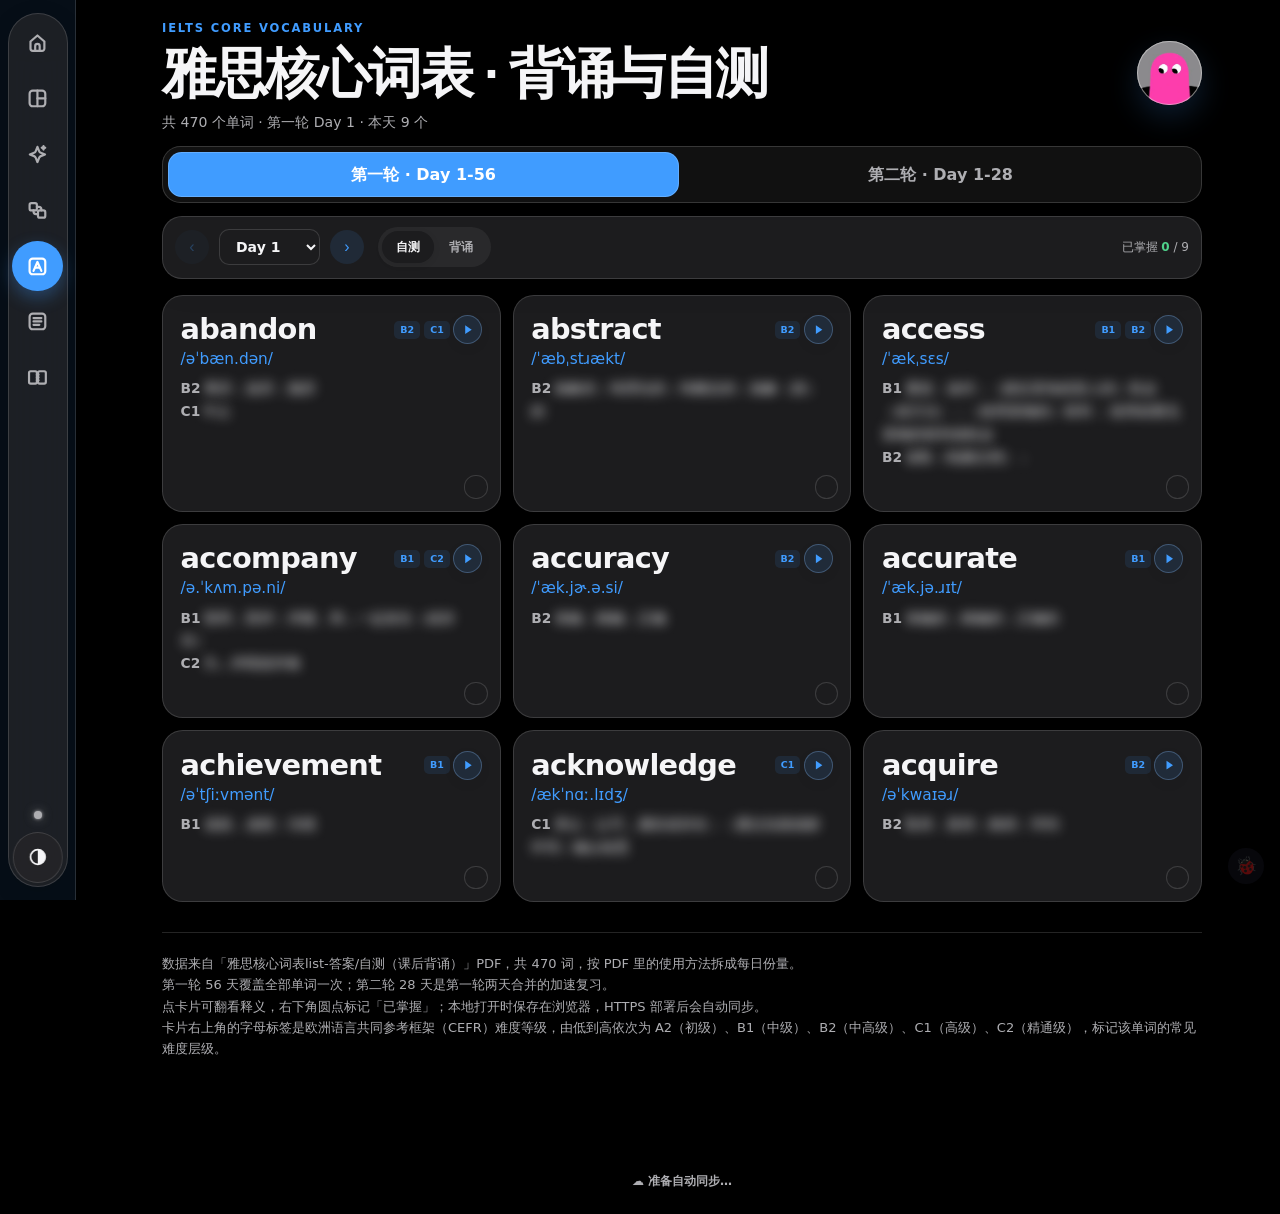
<file: ielts-core-vocabulary.html>
<!DOCTYPE html>
<html lang="zh-CN">
<head>
<meta charset="UTF-8">
<meta name="viewport" content="width=device-width,initial-scale=1,viewport-fit=cover">
<link rel="manifest" href="manifest.webmanifest"><link rel="icon" href="icon.png" type="image/png"><link rel="apple-touch-icon" href="icon.png">
<title>雅思核心词表 · 背诵与自测</title>
<script>document.documentElement.classList.add('ielti-booting');try{var m=localStorage.getItem('ielti_display_mode_v1')||localStorage.getItem('ielti_theme_v1')||(new Date().getHours()>=19||new Date().getHours()<7?'dark':'light');if(['light','dark','eink'].indexOf(m)>-1){document.documentElement.dataset.display=m;document.documentElement.dataset.theme=m==='dark'?'dark':'light';document.documentElement.classList.toggle('eink-mode',m==='eink');}}catch(e){}setTimeout(()=>document.documentElement.classList.remove('ielti-booting'),1200);</script>
<link rel="preconnect" href="https://fonts.googleapis.com">
<link href="https://fonts.googleapis.com/css2?family=DM+Sans:ital,opsz,wght@0,9..40,300;0,9..40,400;0,9..40,500;0,9..40,600;0,9..40,700;1,9..40,400&display=swap" rel="stylesheet">
<style>
:root { color-scheme: light; }
* { box-sizing: border-box; }
body {
  margin: 0; padding: 0; background: #E9DACD; color: #1C1C2E;
  font-family: 'DM Sans', 'PingFang SC', 'Noto Sans SC', sans-serif;
}
::-webkit-scrollbar{width:3px;height:3px}
::-webkit-scrollbar-track{background:transparent}
::-webkit-scrollbar-thumb{background:#C8C8E8;border-radius:4px}
.wrap { max-width: 1040px; margin: 0 auto; padding: 20px 16px 60px; }

.hero {
  background: #2FA479;
  color: #fff; border-radius: 22px; padding: 22px 24px; margin-bottom: 16px;
  box-shadow: 0 8px 24px rgba(47,164,121,.28);
}
.hero h1 { margin: 0 0 4px; font-size: 20px; font-weight: 700; }
.hero .sub { font-size: 13px; opacity: .85; }

.round-tabs { display: flex; gap: 10px; margin-bottom: 12px; }
.round-tab { flex: 1; text-align: center; border: 1.5px solid var(--tab-accent, transparent); background: #fff; border-radius: 999px; padding: 11px 10px; font-size: 13px; font-weight: 600; cursor: pointer; box-shadow: 0 1px 6px rgba(28,28,46,.08); color: var(--tab-accent, #5B6CF5); }
.round-tab.active { background: var(--tab-accent, #5B6CF5); border-color: var(--tab-accent, #5B6CF5); color: #fff; box-shadow: 0 4px 12px var(--accent-shadow, rgba(91,108,245,.28)); }

.nav-card { background: #fff; border: 1px solid #E2E2F0; border-radius: 18px; padding: 14px 16px; margin-bottom: 16px; display: flex; align-items: center; gap: 10px; box-shadow: 0 2px 12px rgba(28,28,46,.06); flex-wrap: wrap; }
.nav-btn { width: 34px; height: 34px; border-radius: 50%; border: none; background: rgba(91,108,245,.1); color: #5B6CF5; font-size: 16px; cursor: pointer; flex-shrink: 0; display: flex; align-items: center; justify-content: center; }
.nav-btn:hover { background: rgba(91,108,245,.18); }
.nav-btn:disabled { opacity: .3; cursor: default; }
.day-select { border: 1px solid #D8D8EE; background: #F4F4FC; border-radius: 10px; padding: 8px 12px; font-size: 14px; font-weight: 600; color: #1C1C2E; font-family: inherit; }
.day-progress { margin-left: auto; font-size: 12px; color: #7878A0; white-space: nowrap; }
.day-progress b { color: #4CAF82; font-weight: 700; }

.mode-tabs { display: flex; gap: 1px; background: #fff; border-radius: 999px; padding: 4px; box-shadow: 0 2px 12px rgba(28,28,46,.08); margin-left: 10px; }
.mode-tab { padding: 7px 14px; border-radius: 999px; font-size: 12px; font-weight: 600; cursor: pointer; color: var(--accent, #9898BB); white-space: nowrap; }
.mode-tab.active { background: var(--accent, #5B6CF5); color: #fff; }

.card-grid { display: grid; grid-template-columns: repeat(auto-fill, minmax(260px, 1fr)); gap: 12px; }
.vcard { background: #fff; border: 1px solid #E2E2F0; border-radius: 16px; padding: 16px 16px 38px; box-shadow: 0 2px 8px rgba(28,28,46,.04); cursor: pointer; transition: box-shadow .15s, border-color .15s; position: relative; }
.vcard:hover { border-color: #C8C8E8; box-shadow: 0 6px 16px rgba(28,28,46,.08); }
.vcard.mastered { background: #F0FAF5; border-color: rgba(76,175,130,.35); }
.vcard .top { display: flex; align-items: center; justify-content: space-between; gap: 8px; margin-bottom: 4px; }
.vcard .word-group { display: flex; align-items: center; gap: 6px; }
.vcard .word { font-size: 19px; font-weight: 700; color: #1C1C2E; }
.vcard .evp { display: flex; gap: 4px; flex-wrap: wrap; }
.evp-tag { font-size: 9.5px; font-weight: 700; color: var(--accent, #5B6CF5); background: var(--accent-tag-bg, rgba(91,108,245,.1)); border-radius: 5px; padding: 2px 6px; }
.vcard .phon-row { display: flex; align-items: center; gap: 6px; margin-bottom: 8px; }
.vcard .phon-text { font-size: 12.5px; color: #9898BB; }
.speak-btn { width: 22px; height: 22px; border-radius: 50%; border: none; background: rgba(91,108,245,.1); color: #5B6CF5; font-size: 11px; cursor: pointer; display: flex; align-items: center; justify-content: center; flex-shrink: 0; }
.speak-btn:hover { background: rgba(91,108,245,.18); }
.vcard .defs { font-size: 13px; color: #475569; line-height: 1.7; min-height: 22px; }
.vcard .defs.hidden-mean .def-text { filter: blur(6px); user-select: none; transition: filter .15s; }
.vcard:hover .defs.hidden-mean .def-text { filter: blur(4px); }
.vcard .def-level { color: #9898BB; font-weight: 600; margin-right: 3px; }
.vcard.flipped .defs.hidden-mean .def-text { filter: none; }
.master-check { position: absolute; bottom: 12px; right: 12px; width: 20px; height: 20px; border-radius: 50%; border: 1.5px solid #D8D8EE; display: flex; align-items: center; justify-content: center; font-size: 12px; color: transparent; background: #fff; cursor: pointer; flex-shrink: 0; }
.vcard.mastered .master-check { background: #4CAF82; border-color: #4CAF82; color: #fff; }

.empty { text-align: center; padding: 60px 0; color: #9898BB; font-size: 14px; }
.footnote { font-size: 13px; color: #6B5A4E; text-align: left; margin-top: 30px; line-height: 1.9; }
</style>
<link rel="stylesheet" href="apple-ui.css?v=20260811-40">
  <link rel="stylesheet" href="eink-ui.css?v=20260728-14">
</head>
<body class="apple-ui page-core"><div class="wrap">

  <div class="hero">
    <small class="page-kicker">IELTS CORE VOCABULARY</small>
    <h1><span class="desktop-title">雅思核心词表 · 背诵与自测</span><span class="mobile-title">核心词表 · 背诵与自测</span></h1>
    <div class="sub" id="heroSub">共 470 个单词 · 按「使用方法」拆成每日打卡份量</div>
  </div>

  <div class="round-tabs" id="roundTabs"></div>

  <div class="nav-card">
    <button class="nav-btn" id="prevBtn">‹</button>
    <select class="day-select" id="daySelect"></select>
    <button class="nav-btn" id="nextBtn">›</button>
    <div class="mode-tabs" id="modeTabs"></div>
    <div class="day-progress" id="dayProgress"></div>
  </div>

  <div class="card-grid" id="cardGrid"></div>
  <div class="empty" id="emptyState" style="display:none">这一天没有单词</div>

  <div class="footnote">
    数据来自「雅思核心词表list-答案/自测（课后背诵）」PDF，共 470 词，按 PDF 里的使用方法拆成每日份量。<br>
    第一轮 56 天覆盖全部单词一次；第二轮 28 天是第一轮两天合并的加速复习。<br>
    点卡片可翻看释义，右下角圆点标记「已掌握」；本地打开时保存在浏览器，HTTPS 部署后会自动同步。<br>
    卡片右上角的字母标签是欧洲语言共同参考框架（CEFR）难度等级，由低到高依次为 A2（初级）、B1（中级）、B2（中高级）、C1（高级）、C2（精通级），标记该单词的常见难度层级。
  </div>
</div>

<script src="ielti-config.js?v=20260728-8"></script><script src="ielti-core.js?v=20260816-58"></script>

<script src="ielts-core-vocab-data.js"></script>
<script>


const TOTAL_DAYS_R1 = 56;

function round1Range(day) {
  const base = Math.floor(VOCAB.length / TOTAL_DAYS_R1);
  const rem = VOCAB.length % TOTAL_DAYS_R1;
  let start = 0;
  for (let i = 1; i < day; i++) start += base + (i <= rem ? 1 : 0);
  const count = base + (day <= rem ? 1 : 0);
  return [start, start + count];
}
function round2Range(day) {
  const [s1] = round1Range(2 * day - 1);
  const [, e2] = round1Range(2 * day);
  return [s1, e2];
}
function dayRange(round, day) {
  return round === 2 ? round2Range(day) : round1Range(day);
}
const TOTAL_DAYS_R2 = 28;

const MASTER_KEY = "ielts_vocab_mastered_v1";
function loadMastered() { try { return JSON.parse(localStorage.getItem(MASTER_KEY)) || {}; } catch(e) { return {}; } }
function saveMastered(m) { localStorage.setItem(MASTER_KEY, JSON.stringify(m)); if (window.IELTI) IELTI.setMastered("core", Object.keys(m).filter(key => m[key])); }
let mastered = loadMastered();

function speak(text) { return window.IELTI?.speech.speak(text); }

const params = new URLSearchParams(location.search);
let state = {
  round: params.get("round") === "2" ? 2 : 1,
  day: Math.max(1, parseInt(params.get("day"), 10) || 1),
  mode: "test", // test = 自测(默认隐藏释义) / review = 背诵(直接显示)
};
state.day = Math.min(state.day, state.round === 2 ? TOTAL_DAYS_R2 : TOTAL_DAYS_R1);

function syncUrl() {
  const u = new URL(location.href);
  u.searchParams.set("round", state.round);
  u.searchParams.set("day", state.day);
  history.replaceState(null, "", u);
}

function updateAccent() {
  const accent = state.round === 2 ? "#EC5D3D" : "#62CCB7";
  const shadow = state.round === 2 ? "rgba(236,93,61,.28)" : "rgba(98,204,183,.28)";
  const tagBg = state.round === 2 ? "rgba(236,93,61,.1)" : "rgba(98,204,183,.1)";
  document.documentElement.style.setProperty("--accent", accent);
  document.documentElement.style.setProperty("--accent-shadow", shadow);
  document.documentElement.style.setProperty("--accent-tag-bg", tagBg);
}

function renderRoundTabs() {
  updateAccent();
  const box = document.getElementById("roundTabs");
  box.dataset.round = String(state.round);
  box.innerHTML = "";
  [[1, "第一轮 · Day 1-56", "#62CCB7"], [2, "第二轮 · Day 1-28", "#EC5D3D"]].forEach(([r, label, color]) => {
    const b = document.createElement("div");
    b.className = "round-tab" + (state.round === r ? " active" : "");
    b.style.setProperty("--tab-accent", color);
    b.textContent = label;
    b.onclick = () => {
      if (state.round === r) return;
      state.round = r;
      state.day = 1;
      syncUrl();
      renderAll();
    };
    box.appendChild(b);
  });
}

function renderModeTabs() {
  const box = document.getElementById("modeTabs");
  box.innerHTML = "";
  [["test", "自测"], ["review", "背诵"]].forEach(([m, label]) => {
    const b = document.createElement("div");
    b.className = "mode-tab" + (state.mode === m ? " active" : "");
    b.textContent = label;
    b.onclick = () => { state.mode = m; renderModeTabs(); renderCards(); };
    box.appendChild(b);
  });
}

function renderDaySelect() {
  const sel = document.getElementById("daySelect");
  const totalDays = state.round === 2 ? TOTAL_DAYS_R2 : TOTAL_DAYS_R1;
  sel.innerHTML = "";
  for (let d = 1; d <= totalDays; d++) {
    const opt = document.createElement("option");
    opt.value = d; opt.textContent = "Day " + d;
    if (d === state.day) opt.selected = true;
    sel.appendChild(opt);
  }
  sel.onchange = () => { state.day = parseInt(sel.value, 10); syncUrl(); renderAll(); };

  document.getElementById("prevBtn").disabled = state.day <= 1;
  document.getElementById("nextBtn").disabled = state.day >= totalDays;
  document.getElementById("prevBtn").onclick = () => { if (state.day > 1) { state.day--; syncUrl(); renderAll(); } };
  document.getElementById("nextBtn").onclick = () => { if (state.day < totalDays) { state.day++; syncUrl(); renderAll(); } };
}

function currentWords() {
  const [s, e] = dayRange(state.round, state.day);
  return VOCAB.slice(s, e);
}

function renderCards() {
  const grid = document.getElementById("cardGrid");
  const words = currentWords();
  grid.innerHTML = "";
  document.getElementById("emptyState").style.display = words.length ? "none" : "block";

  const doneCount = words.filter(w => mastered[w.w]).length;
  document.getElementById("dayProgress").innerHTML = `已掌握 <b>${doneCount}</b> / ${words.length}`;
  document.getElementById("heroSub").textContent =
    `共 470 个单词 · ${state.round === 2 ? "第二轮" : "第一轮"} Day ${state.day} · 本天 ${words.length} 个`;

  for (const w of words) {
    const card = document.createElement("div");
    const isMastered = !!mastered[w.w];
    card.className = "vcard" + (isMastered ? " mastered" : "");
    const defsHtml = w.d.map(d =>
      `<div><span class="def-level">${d.level}</span><span class="def-text">${d.meaning}</span></div>`
    ).join("");
    card.innerHTML = `
      <div class="top">
        <div class="word-group">
          <div class="word">${w.w}</div>
        </div>
        <button class="speak-btn" title="朗读" aria-label="播放 ${w.w}"></button>
        <div class="evp">${w.e.split(",").map(l => `<span class="evp-tag">${l}</span>`).join("")}</div>
      </div>
      <div class="phon-row">
        <span class="phon-text">${w.p || ""}</span>
      </div>
      <div class="defs${state.mode === "test" ? " hidden-mean" : ""}">${defsHtml}</div>
      <div class="master-check">✓</div>
    `;
    if (state.mode === "test") {
      card.onclick = (e) => {
        if (e.target.closest(".master-check") || e.target.closest(".speak-btn")) return;
        card.classList.toggle("flipped");
      };
    }
    card.querySelector(".master-check").onclick = (e) => {
      e.stopPropagation();
      mastered[w.w] = !mastered[w.w];
      saveMastered(mastered);
      renderCards();
    };
    card.querySelector(".speak-btn").onclick = (e) => {
      e.stopPropagation();
      speak(w.w);
    };
    grid.appendChild(card);
  }
}

function renderAll() {
  renderRoundTabs();
  renderModeTabs();
  renderDaySelect();
  renderCards();
}

window.addEventListener("ielti-progress", () => {
  mastered = loadMastered();
  renderCards();
});
renderAll();

</script>
</body>
</html>
</file>
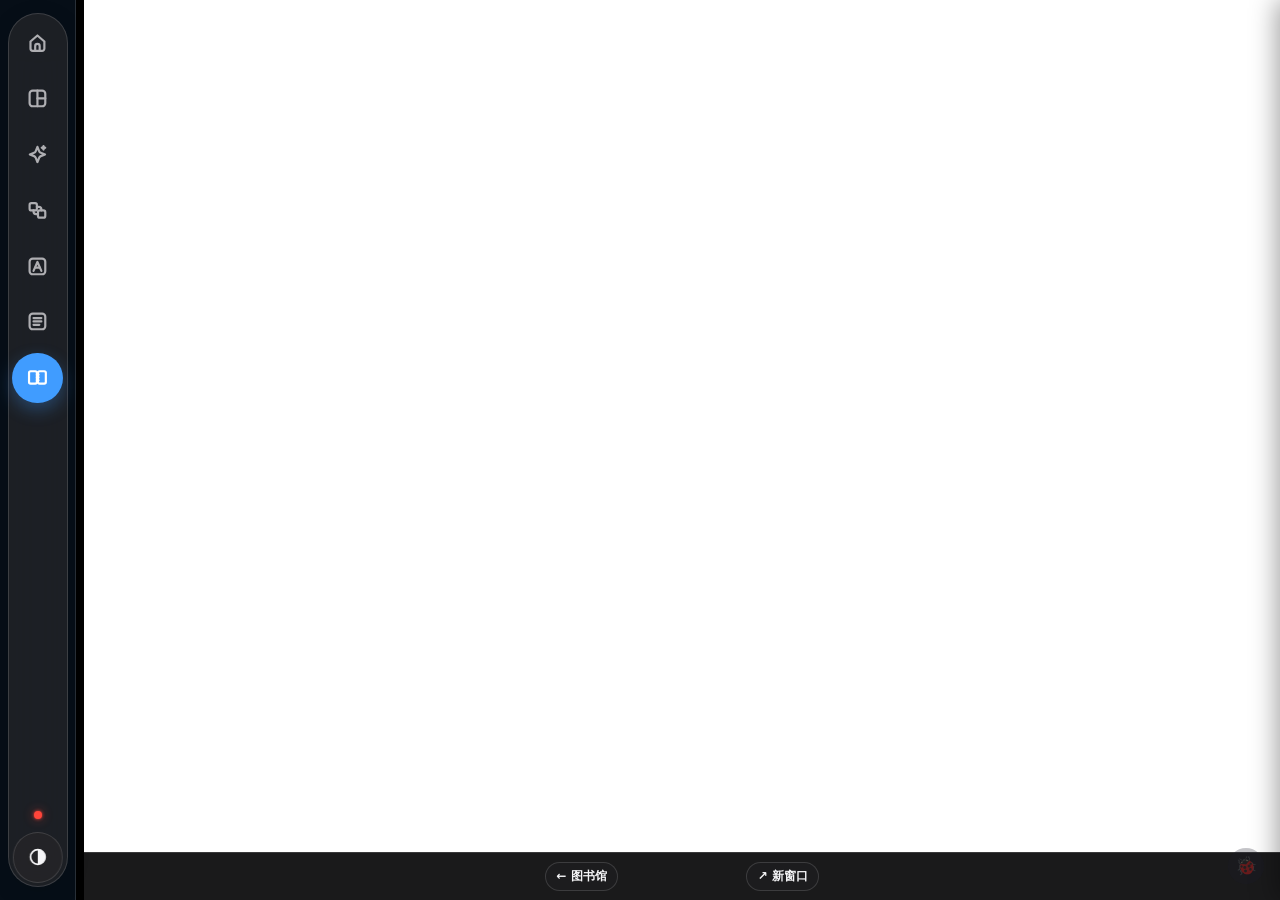
<file: ielts-ebook-reader.html>
<!doctype html>
<html lang="zh-CN">
<head>
<meta charset="utf-8">
<meta name="viewport" content="width=device-width,initial-scale=1,viewport-fit=cover">
<meta name="theme-color" content="#f2f2f7">
<title>IELTI · 阅读中</title>
<script>
document.documentElement.classList.add('ielti-booting');
try {
  var m = localStorage.getItem('ielti_display_mode_v1') || localStorage.getItem('ielti_theme_v1')
    || (new Date().getHours() >= 19 || new Date().getHours() < 7 ? 'dark' : 'light');
  if (['light', 'dark', 'eink'].indexOf(m) > -1) {
    document.documentElement.dataset.display = m;
    document.documentElement.dataset.theme = m === 'dark' ? 'dark' : 'light';
    document.documentElement.classList.toggle('eink-mode', m === 'eink');
  }
} catch (e) {}
setTimeout(() => document.documentElement.classList.remove('ielti-booting'), 1200);
</script>
<link rel="stylesheet" href="apple-ui.css?v=20260811-40">
<link rel="stylesheet" href="eink-ui.css?v=20260804-1">
<style>
  html, body { margin: 0; padding: 0; width: 100%; height: 100%; overflow: hidden; box-sizing: border-box; }
  *, *::before, *::after { box-sizing: inherit; }
  .reader-shell { display: grid; grid-template-rows: 1fr auto; height: 100dvh; }
  .reader-stage { overflow: hidden; background: #000; }
  .reader-stage iframe { display: block; width: 100%; height: 100%; border: none; }
  .reader-foot {
    display: flex; align-items: center; justify-content: center; gap: 8rem;
    padding: .55rem .75rem;
    border-top: 1px solid var(--apple-line);
    background: color-mix(in srgb, var(--apple-surface) 90%, transparent);
    backdrop-filter: blur(22px) saturate(170%);
    -webkit-backdrop-filter: blur(22px) saturate(170%);
    overflow: hidden;
  }
  .reader-btn {
    appearance: none; border: 1px solid var(--apple-line);
    background: var(--apple-solid); color: var(--apple-ink);
    border-radius: 999px; padding: .3rem .65rem;
    font: inherit; font-size: .75rem; font-weight: 720; cursor: pointer;
    text-decoration: none; display: inline-block; white-space: nowrap;
    flex-shrink: 0;
  }
  .reader-btn:hover { background: color-mix(in srgb, var(--apple-blue) 10%, var(--apple-solid)); }
  @media (max-width: 760px) {
    .reader-foot { gap: 1.5rem; padding: .45rem .4rem; }
    .reader-btn { padding: .2rem .4rem; font-size: .66rem; }
  }
</style>
</head>
<body class="apple-ui page-reader reader-shell">

<main class="reader-stage">
  <iframe id="pdfFrame" title="PDF 阅读器" allowfullscreen></iframe>
</main>

<footer class="reader-foot">
  <a class="reader-btn" id="readerBack" href="ielts-ebook-library.html">← 图书馆</a>
  <a class="reader-btn" id="openExternal" target="_blank" rel="noopener">↗ 新窗口</a>
</footer>

<script src="ielti-config.js?v=20260813-9"></script>
<script src="ielts-ebook-library-data.js?v=20260805-7"></script>
<script src="ielti-core.js?v=20260816-58"></script>
<style>
  /* Reader page: hide mobile bottom tab bar and sync status (we have our own foot bar). */
  @media (max-width: 760px) {
    body.page-reader .apple-tabbar { display: none; }
    body.page-reader.apple-ui { padding-bottom: 0; }
    body.page-reader.apple-ui::after { display: none; }
  }
  body.page-reader [data-ielti-sync] { display: none; }
  body.page-reader .apple-desktop-rail { display: none; }
  @media (min-width: 761px) { body.page-reader.apple-ui { padding-left: 0; } }
</style>
<script>
(function () {
  var $ = function (id) { return document.getElementById(id); };
  var READER_KEY = 'ielti_reader_state_v1';

  var params = new URLSearchParams(location.search);
  var directSource = params.get('src') || '';
  var directTitle = params.get('title') || '';
  var directId = params.get('id') || '';

  function getBook() {
    var id = directId;
    var books = window.IELTI_LIBRARY || [];
    return books.find(function (b) { return b.id === id; });
  }

  function buildFileUrl(book) {
    var base = window.IELTI_CONFIG.libraryPdfDir || 'https://ds418play.tail6d2cd4.ts.net/IELTI/03漫画书合集pdf';
    return base.replace(/\/$/, '') + '/' + encodeURIComponent(book.file);
  }

  var book = directSource ? null : getBook();
  if (!book && !directSource) return;
  var readerId = directSource ? (directId || directSource) : book.id;
  var title = directSource ? (directTitle || 'PDF 阅读器') : book.title;
  var url = directSource || buildFileUrl(book);
  document.title = title;
  $('openExternal').href = url;

  var returnRaw = params.get('return') || '';
  if (returnRaw) {
    try {
      var returnUrl = new URL(returnRaw, location.href);
      if (['https:', 'http:', 'file:'].indexOf(returnUrl.protocol) > -1) {
        $('readerBack').href = returnUrl.href;
        $('readerBack').textContent = params.get('returnLabel') || '← 返回';
      }
    } catch (_) {}
  }

  try {
    var m = JSON.parse(localStorage.getItem(READER_KEY) || '{}');
    m[readerId] = { at: Date.now() };
    localStorage.setItem(READER_KEY, JSON.stringify(m));
  } catch (_) {}

  $('pdfFrame').src = url;
})();
</script>
</body>
</html>
</file>
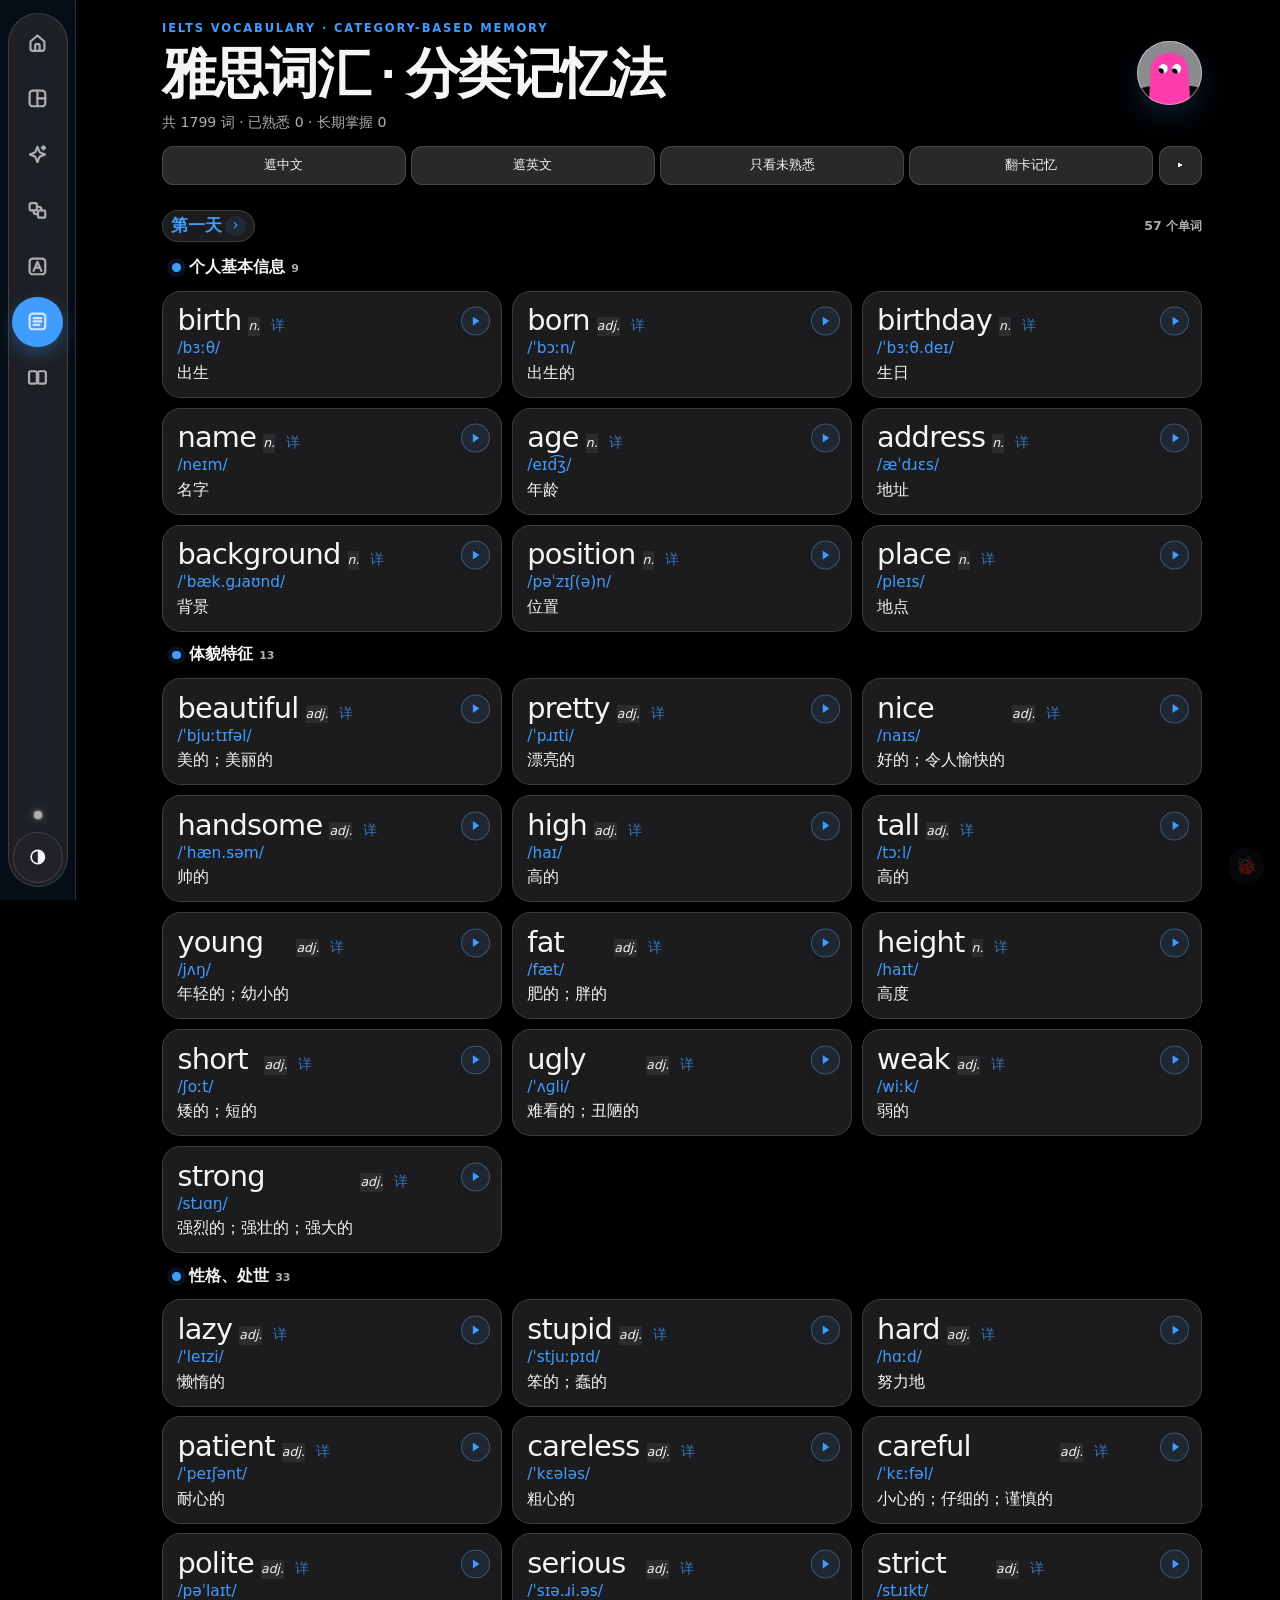
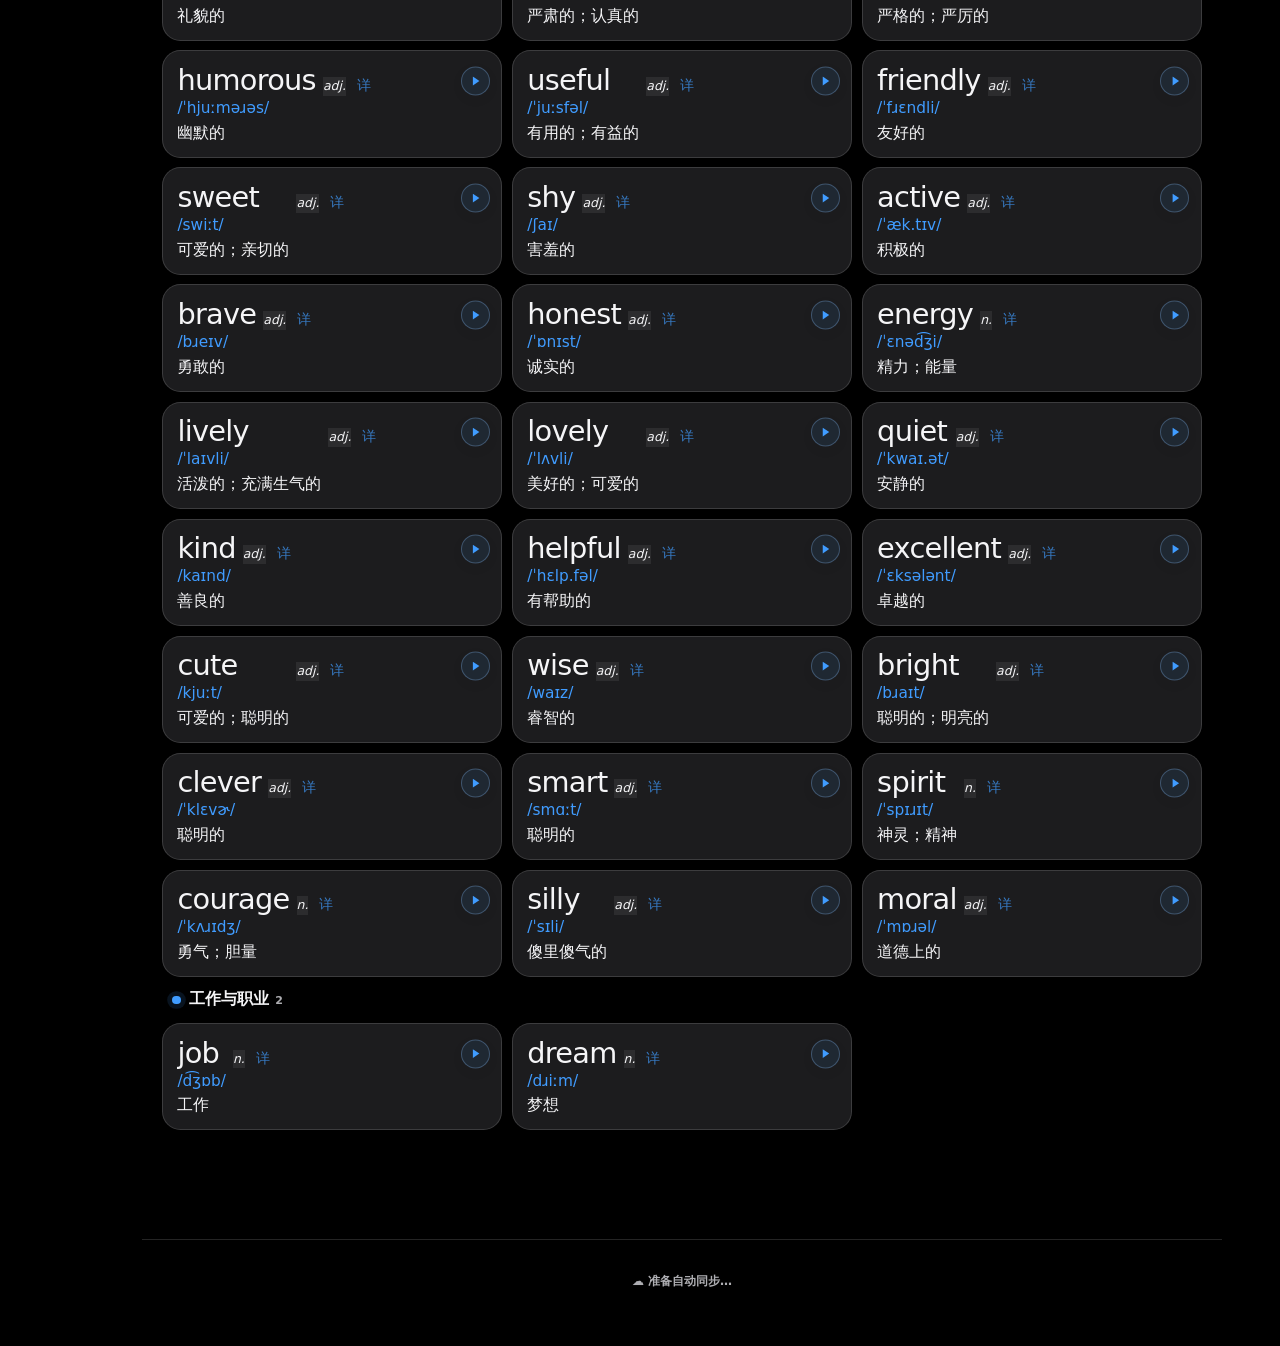
<file: ielts-vocabulary-categories.html>
<!DOCTYPE html>
<html lang="zh-CN">
<head>
<meta charset="UTF-8">
<meta name="viewport" content="width=device-width,initial-scale=1,viewport-fit=cover">
<link rel="manifest" href="manifest.webmanifest"><link rel="icon" href="icon.png" type="image/png"><link rel="apple-touch-icon" href="icon.png">
<title>雅思词汇 · 分类记忆法</title>
<script>document.documentElement.classList.add('ielti-booting');try{var m=localStorage.getItem('ielti_display_mode_v1');if(['light','dark','eink'].indexOf(m)<0)m=(new Date().getHours()>=19||new Date().getHours()<7?'dark':'light');document.documentElement.dataset.display=m;document.documentElement.dataset.theme=m==='dark'?'dark':'light';document.documentElement.classList.toggle('light',m==='light');document.documentElement.classList.toggle('eink-mode',m==='eink');}catch(e){}setTimeout(()=>document.documentElement.classList.remove('ielti-booting'),1200);</script>
<style>
:root{
  --bg:#0f1115; --panel:#171a21; --panel2:#1e222b; --line:#2a2f3a;
  --txt:#e8eaed; --muted:#9aa3b2; --en:#7cc4ff; --pos:#c08bff; --zh:#e8eaed;
  --accent:#4f9dff; --accent2:#2ecc8f; --known:#3a4250; --chip:#222733;
}
.light{
  --bg:#f4f6fa; --panel:#ffffff; --panel2:#f0f3f8; --line:#e0e5ee;
  --txt:#1b2330; --muted:#6b7480; --en:#1763c7; --pos:#7b3fe4; --zh:#1b2330;
  --accent:#2f7fe6; --accent2:#1aa572; --known:#cfd6e2; --chip:#eef1f6;
}
.light .w{border-color:#b0bcc8}
*{box-sizing:border-box}
body{margin:0;background:var(--bg);color:var(--txt);
  font-family:-apple-system,BlinkMacSystemFont,"PingFang SC","Microsoft YaHei",Segoe UI,sans-serif;
  -webkit-font-smoothing:antialiased;line-height:1.5}
header{position:sticky;top:0;z-index:20;background:var(--panel);
  border-bottom:1px solid var(--line);padding:10px 14px}
.htop{display:flex;align-items:center;gap:10px;flex-wrap:wrap}
h1{font-size:17px;margin:0;font-weight:700;letter-spacing:.5px}
.sub{color:var(--muted);font-size:12px}
.spacer{flex:1}
.btn{background:var(--panel2);color:var(--txt);border:1px solid var(--line);
  padding:6px 11px;border-radius:9px;cursor:pointer;font-size:13px;transition:.15s}
.btn:hover{border-color:var(--accent)}
.btn.on{background:var(--accent);border-color:var(--accent);color:#fff}
.search{flex:1;min-width:140px;background:var(--panel2);border:1px solid var(--line);
  color:var(--txt);padding:8px 12px;border-radius:10px;font-size:14px}
.search:focus{outline:none;border-color:var(--accent)}
.controls{display:flex;gap:8px;flex-wrap:wrap;margin-top:2px;align-items:center}
.days{display:flex;gap:6px;flex-wrap:wrap;margin-top:2px}
.day-chip{background:var(--chip);border:1px solid var(--line);color:var(--muted);
  padding:4px 9px;border-radius:20px;cursor:pointer;font-size:12px;white-space:nowrap}
.day-chip.active{background:var(--accent);color:#fff;border-color:var(--accent)}
header.collapsed .controls,header.collapsed .days{display:none}
.statline{font-size:13px;color:var(--muted);padding:0 0 0 2px;margin-top:0}
#collapseBtn{transition:transform .2s;font-size:26px;line-height:1;padding:2px 8px}
header.collapsed #collapseBtn{transform:rotate(-90deg)}
main{max-width:920px;margin:0 auto;padding:14px}
.daysec{margin-bottom:.8rem}
.day-h{font-size:17px;font-weight:700;color:var(--accent2);margin:2px 0 2px;
  position:sticky;top:0;padding:0}
.grp{margin:4px 0 2px}
.grp-h{display:inline-block;font-size:15px;font-weight:600;background:var(--panel2);
  color:var(--txt);padding:3px 10px;border-radius:7px;border-left:3px solid var(--accent)}
.grp-cnt{color:var(--muted);font-size:11px;margin-left:6px}
.grid{display:grid;grid-template-columns:repeat(auto-fill,minmax(230px,1fr));gap:6px;margin-top:6px}
.w{display:flex;align-items:baseline;gap:7px;background:var(--panel);
  border:1px solid var(--line);border-radius:9px;padding:8px 11px;cursor:pointer;transition:.12s}
.w:hover{border-color:var(--accent)}
.w .en{color:var(--en);font-weight:600;font-size:17px}
.w .pos{color:var(--pos);font-size:13px;font-style:italic}
.w .zh{color:var(--zh);font-size:15px;cursor:pointer}
.w .spk{flex:none;font-size:13px;opacity:.5;cursor:pointer;user-select:none;padding:8px 10px;margin:-8px -10px -8px 0;transition:.12s}
.w .spk:hover{opacity:1;transform:scale(1.2)}
.w .spk.playing{opacity:1;color:var(--accent)}
.w-word{display:flex;flex-direction:column;gap:2px}
.w .ipa{font-size:15px;color:var(--muted);letter-spacing:.3px;line-height:1.2}
.w.known{opacity:.4}
.w.known .en{text-decoration:line-through}
/* 已熟悉和已掌握的英文单词字号缩小一号 */
body.page-class .w.known .en,body.page-class .w.long-mastered .en{font-size:1.15rem!important}
.hide-zh .w .zh{filter:blur(5px);user-select:none;transition:filter .15s}
.hide-zh .w:hover .zh{filter:blur(3px)}
.hide-en .w .en,.hide-en .w .pos,.hide-en .w .ipa{filter:blur(5px);user-select:none;transition:filter .15s}
.hide-en .w:hover .en,.hide-en .w:hover .pos,.hide-en .w:hover .ipa{filter:blur(3px)}
.w .zh.reveal,.w .en.reveal,.w .pos.reveal,.w .ipa.reveal{filter:none!important}
.w.long-mastered{opacity:1!important;background:color-mix(in srgb,var(--apple-green) 6%,var(--apple-solid))!important;border:0.3px solid color-mix(in srgb,var(--apple-green) 38%,var(--apple-line))!important;box-shadow:inset 4px 0 0 var(--apple-green),0 4px 16px rgba(0,0,0,.05)!important}
body.page-class .w.long-mastered .en,body.page-class .w.long-mastered .zh{color:#747a88!important}
.long-mastered .mastery-state{background:color-mix(in srgb,var(--apple-green) 22%,transparent)!important;color:color-mix(in srgb,var(--apple-green) 78%,#000)!important;border:1px solid color-mix(in srgb,var(--apple-green) 34%,transparent)!important}
.empty{color:var(--muted);text-align:center;padding:40px}
/* flashcard */
.fc-wrap{position:fixed;inset:0;background:rgba(8,10,14,.92);z-index:50;
  display:none;flex-direction:column;align-items:center;justify-content:center;padding:20px}
.fc-wrap.show{display:flex}
.card{width:min(440px,92vw);height:300px;background:var(--panel);border:1px solid var(--line);
  border-radius:18px;display:flex;flex-direction:column;align-items:center;justify-content:center;
  gap:12px;cursor:pointer;padding:24px;text-align:center;box-shadow:0 12px 40px rgba(0,0,0,.4)}
.card .fen{font-size:38px;font-weight:700;color:var(--en)}
.card .fpos{font-size:15px;color:var(--pos);font-style:italic}
.card .fzh{font-size:24px;color:var(--zh)}
.card .ftap{font-size:12px;color:var(--muted)}
.card .fgrp{font-size:12px;color:var(--muted);position:absolute;margin-top:-220px}
.fc-bar{display:flex;gap:10px;margin-top:20px;align-items:center;flex-wrap:wrap;justify-content:center}
.fc-counter{color:var(--muted);font-size:13px;min-width:80px;text-align:center}
.fc-close{position:absolute;top:18px;right:20px;font-size:26px;color:var(--muted);
  cursor:pointer;background:none;border:none}
.fc-title{position:absolute;top:20px;left:20px;color:var(--muted);font-size:13px}
.w .trl{flex:none;font-size:14px;color:var(--muted);cursor:pointer;padding:8px 4px;margin:-8px 0;user-select:none;opacity:.5;transition:.12s}
.w .trl:hover{opacity:1;color:var(--accent2)}
.trans-bg{position:fixed;inset:0;background:rgba(8,10,14,.6);z-index:40;display:none}
.trans-bg.show{display:block}
.trans-popup{position:fixed;z-index:45;background:var(--panel);border:1px solid var(--line);
  border-radius:14px;padding:20px 22px 18px;max-width:380px;width:92vw;
  max-height:82vh;overflow-y:auto;
  left:50%;top:50%;transform:translate(-50%,-50%);
  box-shadow:0 8px 40px rgba(0,0,0,.5);display:none}
.trans-popup.show{display:block}
.trans-close{position:absolute;top:12px;right:16px;background:none;border:none;
  color:var(--muted);font-size:22px;cursor:pointer;line-height:1}
.trans-en{font-size:20px;font-weight:700;color:var(--en);margin-bottom:8px;padding-right:20px}
.trans-main{font-size:17px;color:var(--txt);margin-bottom:10px;padding-bottom:10px;border-bottom:1px solid var(--line)}
.trans-pos{font-size:13px;color:var(--pos);margin:8px 0 3px;font-weight:600}
.trans-terms{font-size:14px;color:var(--muted);line-height:1.6}
.trans-loading{color:var(--muted);font-size:14px;padding:8px 0}
.trans-divider{height:1px;background:var(--line);margin:12px 0}
.trans-def{font-size:14px;color:var(--txt);margin:4px 0 2px;line-height:1.5}
.trans-ex{font-size:13px;color:var(--muted);font-style:italic;margin:2px 0 6px;line-height:1.4}
.trans-syn{font-size:13px;color:var(--muted);margin:3px 0}
@media(max-width:900px){
  .grid{grid-template-columns:repeat(2,1fr)}
}
@media(max-width:560px){
  .grid{grid-template-columns:1fr}
  .w{padding:11px 13px}
  .w .en{font-size:22px}
  body.page-class .w.known .en,body.page-class .w.long-mastered .en{font-size:1.35rem!important}
  .w .pos{font-size:15px}
  .w .zh{font-size:19px}
  .w .spk{font-size:16px}
  h1{font-size:16px}
}

body.page-class .w .zh{font-weight:400!important}body.page-class .fc-wrap .card .fzh{font-weight:400!important}
body.page-class main .w .en{font-weight:500!important}
body.page-class .fc-wrap .card .fen{font-weight:600!important}</style>
<link rel="stylesheet" href="apple-ui.css?v=20260811-40">
  <link rel="stylesheet" href="eink-ui.css?v=20260728-14">
<style>
body.page-class main{padding-top:.625rem!important}
body.page-class .day-title-row{position:sticky;top:.5rem;z-index:3;display:flex;align-items:center;gap:.65rem}
body.page-class .day-h{position:static!important;display:flex!important;width:max-content!important;align-items:center}
body.page-class .day-word-count{margin-left:auto;color:var(--apple-secondary);font-size:.78rem;font-weight:600;white-space:nowrap}
@media(max-width:760px){body.page-class main{padding-top:.375rem!important}}
</style>
</head>
<body class="apple-ui page-class"><header>
  <div class="htop">
    <div class="page-title-brand">
      <small class="page-kicker">IELTS VOCABULARY · CATEGORY-BASED MEMORY</small>
      <h1><span class="desktop-title">雅思词汇 · 分类记忆法</span><span class="mobile-title">词汇 · 分类记忆法</span></h1>
      <div class="sub statline" id="stat"></div>
    </div>
    <span class="spacer"></span>
    <button class="btn" id="themeBtn">☀️ 浅色</button>
  </div>
  <nav class="quick-tools" aria-label="常用学习工具">
    <button class="btn" id="zhBtn">遮中文</button>
    <button class="btn" id="enBtn">遮英文</button>
    <button class="btn" id="knownBtn">只看未熟悉</button>
    <button class="btn" id="fcBtn">翻卡记忆</button>
    <button class="btn" id="collapseBtn" title="收起 / 展开菜单" aria-label="收起 / 展开菜单">▾</button>
  </nav>
  <div class="controls">
    <input class="search" id="q" placeholder="🔍 搜索英文 / 中文 / 分类…">
    <select class="category-select" id="groupFilter" aria-label="按分类筛选"><option value="">全部分类</option></select>
    <button class="btn on" id="autoSpkBtn">🔊 自动发音</button>
    <button class="btn" id="resetBtn">重置进度</button>
  </div>
  <div class="days" id="days"></div>
</header>
<main id="main"></main>
<footer class="page-status-footer">
  <div class="sub sync-state" id="syncState" role="status" aria-live="polite">正在检查运行模式…</div>
</footer>

<div class="fc-wrap" id="fc">
  <div class="fc-title" id="fcTitle"></div>
  <button class="fc-close" id="fcClose">×</button>
  <div class="card" id="card"><div class="ftap">加载中…</div></div>
  <div class="fc-bar">
    <button class="btn" id="fcPrev">← 上一个</button>
    <span class="fc-counter" id="fcCounter"></span>
    <button class="btn" id="fcNext">下一个 →</button>
  </div>
  <div class="fc-bar">
    <button class="btn" id="fcSpeak">🔊 发音</button>
    <button class="btn" id="fcShuffle">🔀 打乱</button>
    <button class="btn" id="fcKnown">✓ 标记熟悉</button>
    <button class="btn" id="fcMode">英→中</button>
  </div>
</div>

<div class="trans-bg" id="transBg"></div>
<div class="trans-popup" id="transPopup">
  <button class="trans-close" id="transClose">×</button>
  <div id="transBody"></div>
</div>

<script src="ielti-config.js?v=20260728-8"></script><script src="ielti-core.js?v=20260816-58"></script>

<script src="ielts-word-data.js"></script>
<script>
// ---- 发音 (Web Speech API, 离线使用系统语音) ----
let autoSpeak=true;
function speak(text,el){return window.IELTI?.speech.speak(text,{element:el})}

const LS_FAMILIAR='wclass_familiar_v1', LS_THEME='wclass_theme_v1';
if(window.IELTI)IELTI.migrateClassWords(DATA);
let known = new Set(window.IELTI?Object.entries(IELTI.getDeck('class')).filter(([,card])=>card.familiar).map(([wordId])=>wordId):JSON.parse(localStorage.getItem(LS_FAMILIAR)||'[]'));
const id = w => window.IELTI?IELTI.wordId(w):[w.day,w.group,w.en].map(value=>String(value).trim().toLowerCase()).join('|');

// 进度同步由 ielti-core.js 统一管理；具体同步地址在 ielti-config.js 配置。
function saveKnownLocal(){localStorage.setItem(LS_FAMILIAR,JSON.stringify([...known]));if(window.IELTI)IELTI.setFamiliarList('class',[...known]);}
function persistKnown(){saveKnownLocal();}
const LS_DAY='wclass_day_v1';
let onlyUnknown=false;

// build day list
const days=[]; DATA.forEach(w=>{if(!days.includes(w.day))days.push(w.day)});
let curDay=localStorage.getItem(LS_DAY)||days[0];if(curDay==='all'||!days.includes(curDay))curDay=days[0];
const daysEl=document.getElementById('days');
function selectDay(val){groupFilter.value='';curDay=val;localStorage.setItem(LS_DAY,val);render();[...daysEl.children].forEach(c=>c.classList.toggle('active',c.dataset.day===val));window.scrollTo(0,0)}
function dayChip(label,val){const b=document.createElement('div');b.className='day-chip'+(val==curDay?' active':'');b.dataset.day=val;b.textContent=label;b.onclick=()=>selectDay(val);return b;}
days.forEach(d=>daysEl.appendChild(dayChip(d,d)));

const main=document.getElementById('main');
const q=document.getElementById('q');
const groupFilter=document.getElementById('groupFilter');
[...new Set(DATA.map(w=>w.group))].sort((a,b)=>a.localeCompare(b,'zh-CN')).forEach(group=>groupFilter.insertAdjacentHTML('beforeend',`<option value="${group.replace(/"/g,'&quot;')}">${group}</option>`));
function filtered(){
  const kw=q.value.trim().toLowerCase();
  const group=groupFilter.value;
  return DATA.filter(w=>{
    if(!group && w.day!==curDay) return false;
    if(group && w.group!==group) return false;
    if(onlyUnknown && known.has(id(w))) return false;
    if(kw){return (w.en.toLowerCase().includes(kw)||w.zh.toLowerCase().includes(kw)||w.group.toLowerCase().includes(kw));}
    return true;
  });
}
function render(){
  const list=filtered();
  const longMastered=window.IELTI?Object.values(IELTI.getDeck('class')).filter(IELTI.isLongMastered).length:0;
  document.getElementById('stat').textContent=`共 ${DATA.length} 词 · 已熟悉 ${known.size} · 长期掌握 ${longMastered}`;
  if(!list.length){main.innerHTML='<div class="empty">没有匹配的词条 🤔</div>';return;}
  // group by day then group
  const byDay={};
  list.forEach(w=>{(byDay[w.day]=byDay[w.day]||{});(byDay[w.day][w.group]=byDay[w.day][w.group]||[]).push(w);});
  let html='';
  for(const day of days){
    if(!byDay[day])continue;
    const dayIndex=days.indexOf(day);
    const showDaySteps=!groupFilter.value;
    const previous=showDaySteps&&dayIndex>0?`<button class="day-step" data-day="${days[dayIndex-1]}" aria-label="上一天" title="上一天">‹</button>`:'';
    const next=showDaySteps&&dayIndex<days.length-1?`<button class="day-step" data-day="${days[dayIndex+1]}" aria-label="下一天" title="下一天">›</button>`:'';
    const dayWordCount=Object.values(byDay[day]).reduce((total, words)=>total+words.length,0);
    html+=`<div class="daysec"><div class="day-title-row"><div class="day-h">${previous}<span>${day}</span>${next}</div><span class="day-word-count">${dayWordCount} 个单词</span></div>`;
    for(const g in byDay[day]){
      const arr=byDay[day][g];
      html+=`<div class="grp"><span class="grp-h">${g}<span class="grp-cnt">${arr.length}</span></span><div class="grid">`;
      arr.forEach(w=>{
        const progress=window.IELTI?IELTI.getDeck('class')[id(w)]||{}:{};
        const isLongMastered=window.IELTI?.isLongMastered(progress);
        const k=isLongMastered?' known long-mastered':known.has(id(w))?' known':'';
        const stateLabel=isLongMastered?'长期掌握':known.has(id(w))?'已熟悉':'';
        html+=`<div class="w${k}" data-id="${encodeURIComponent(id(w))}">
          <span class="w-word"><span class="en">${w.en}</span><span class="ipa">${w.ipa||''}</span><span class="zh">${w.zh}</span></span><span class="pos">${w.pos||''}</span><span class="trl" data-en="${w.en.replace(/"/g,'&quot;')}">详</span>${stateLabel?`<span class="mastery-state">${stateLabel}</span>`:''}<span class="spk" data-en="${w.en.replace(/"/g,'&quot;')}">🔊</span></div>`;
      });
      html+=`</div></div>`;
    }
    html+=`</div>`;
  }
  main.innerHTML=html;
}
// ---- 翻译弹窗 ----
const LS_TRANS='wclass_trans_v2';
const transCache=(()=>{try{return JSON.parse(localStorage.getItem(LS_TRANS)||'{}')}catch{return {};}})();
function saveTransCache(){try{localStorage.setItem(LS_TRANS,JSON.stringify(transCache));}catch{}}
function renderTransBody(word,data){
  let h=`<div class="trans-en">${word}</div>`;
  if(!data||(!data.sentences&&!data.defs)){return h+'<div class="trans-loading">查询失败，请重试</div>';}
  // 中文译义
  const main=data.sentences?.[0]?.trans||'';
  if(main)h+=`<div class="trans-main">${main}</div>`;
  (data.dict||[]).forEach(d=>{
    h+=`<div class="trans-pos">${d.pos}</div><div class="trans-terms">${(d.terms||[]).slice(0,10).join('、')}</div>`;
  });
  // 英文释义
  if(data.defs?.length){
    h+=`<div class="trans-divider"></div>`;
    data.defs.forEach(m=>{
      h+=`<div class="trans-pos">${m.partOfSpeech}</div>`;
      (m.definitions||[]).forEach(def=>{
        h+=`<div class="trans-def">${def.definition}</div>`;
        if(def.example)h+=`<div class="trans-ex">"${def.example}"</div>`;
      });
      if(m.synonyms?.length)h+=`<div class="trans-syn">近义词：${m.synonyms.join(', ')}</div>`;
      if(m.antonyms?.length)h+=`<div class="trans-syn">反义词：${m.antonyms.join(', ')}</div>`;
    });
  }
  return h;
}
function closeTrans(){
  document.getElementById('transPopup').classList.remove('show');
  document.getElementById('transBg').classList.remove('show');
}
async function showTrans(word){
  const popup=document.getElementById('transPopup');
  const body=document.getElementById('transBody');
  popup.classList.add('show');
  document.getElementById('transBg').classList.add('show');
  if(transCache[word]!==undefined){body.innerHTML=renderTransBody(word,transCache[word]);return;}
  body.innerHTML=`<div class="trans-en">${word}</div><div class="trans-loading">查询中…</div>`;
  const [gRes,dictRes]=await Promise.allSettled([
    fetch(`https://translate.googleapis.com/translate_a/single?client=gtx&sl=en&tl=zh-CN&dt=t&dt=bd&dj=1&q=${encodeURIComponent(word)}`),
    fetch(`https://api.dictionaryapi.dev/api/v2/entries/en/${encodeURIComponent(word)}`)
  ]);
  let sentences=null,dict=null,defs=null;
  if(gRes.status==='fulfilled'&&gRes.value.ok){const d=await gRes.value.json();sentences=d.sentences;dict=d.dict;}
  if(dictRes.status==='fulfilled'&&dictRes.value.ok){
    const d=await dictRes.value.json();
    defs=(d[0]?.meanings||[]).map(m=>({
      partOfSpeech:m.partOfSpeech,
      definitions:(m.definitions||[]).slice(0,2).map(def=>({definition:def.definition,example:def.example||''})),
      synonyms:[...new Set([...(m.synonyms||[]),...(m.definitions||[]).flatMap(d=>d.synonyms||[])])].slice(0,6),
      antonyms:[...new Set([...(m.antonyms||[]),...(m.definitions||[]).flatMap(d=>d.antonyms||[])])].slice(0,4)
    }));
  }
  const data={sentences,dict,defs};
  transCache[word]=data;
  saveTransCache();
  body.innerHTML=renderTransBody(word,data);
}
document.getElementById('transClose').onclick=closeTrans;
document.getElementById('transBg').onclick=closeTrans;

main.addEventListener('click',e=>{
  const dayStep=e.target.closest('.day-step');
  if(dayStep){selectDay(dayStep.dataset.day);return;}
  const sp=e.target.closest('.spk');
  if(sp){speak(sp.dataset.en,sp);return;}
  const trl=e.target.closest('.trl');
  if(trl){showTrans(trl.dataset.en);return;}
  const zh=e.target.closest('.zh');
  if(zh){
    const card=zh.closest('.w');
    if(document.body.classList.contains('hide-zh')||document.body.classList.contains('hide-en')){
      const hidden=card.querySelector('.zh:not(.reveal),.en:not(.reveal)');
      if(hidden){card.querySelectorAll('.zh,.en,.pos,.ipa').forEach(s=>s.classList.add('reveal'));return;}
    }
    const spk=card.querySelector('.spk');
    if(spk){speak(spk.dataset.en,spk);return;}
  }
  const el=e.target.closest('.w'); if(!el)return;
  // if in mask mode, first click reveals just this card
  if(document.body.classList.contains('hide-zh')||document.body.classList.contains('hide-en')){
    const hidden=el.querySelector('.zh:not(.reveal),.en:not(.reveal)');
    if(hidden){el.querySelectorAll('.zh,.en,.pos,.ipa').forEach(s=>s.classList.add('reveal'));return;}
  }
  const i=decodeURIComponent(el.dataset.id);
  if(known.has(i))known.delete(i);else known.add(i);
  el.classList.toggle('known');
  persistKnown();
  const longMastered=window.IELTI?Object.values(IELTI.getDeck('class')).filter(IELTI.isLongMastered).length:0;
  document.getElementById('stat').textContent=`共 ${DATA.length} 词 · 已熟悉 ${known.size} · 长期掌握 ${longMastered}`;
});
q.addEventListener('input',render);
groupFilter.addEventListener('change',()=>{if(groupFilter.value){[...daysEl.children].forEach(chip=>chip.classList.remove('active'));}render();});

function tgl(btnId,cls,after){const b=document.getElementById(btnId);b.onclick=()=>{const on=document.body.classList.toggle(cls);b.classList.toggle('on',on);if(after)after(on);};}
tgl('zhBtn','hide-zh',()=>document.querySelectorAll('.reveal').forEach(s=>s.classList.remove('reveal')));
tgl('enBtn','hide-en',()=>document.querySelectorAll('.reveal').forEach(s=>s.classList.remove('reveal')));
document.getElementById('knownBtn').onclick=function(){onlyUnknown=!onlyUnknown;this.classList.toggle('on',onlyUnknown);render();};
document.getElementById('resetBtn').onclick=()=>{if(confirm('确定清空“已熟悉”标记？长期掌握和复习记录不会删除。')){known.clear();localStorage.removeItem(LS_FAMILIAR);if(window.IELTI)IELTI.setFamiliarList('class',[]);render();}};
window.addEventListener('ielti-progress',()=>{known=new Set(Object.entries(IELTI.getDeck('class')).filter(([,card])=>card.familiar).map(([wordId])=>wordId));localStorage.setItem(LS_FAMILIAR,JSON.stringify([...known]));render()});
document.getElementById('autoSpkBtn').onclick=function(){autoSpeak=!autoSpeak;this.classList.toggle('on',autoSpeak);if(!autoSpeak)speechSynthesis.cancel();};

// display mode
const DISPLAY_KEY='ielti_display_mode_v1';
const DISPLAY_MODES=['light','dark','eink'];
const PREF_MODES=['auto','light','dark','eink'];
const timeBasedDisplay=()=>{const h=new Date().getHours();return(h>=19||h<7)?'dark':'light';};
const THEME_ICON={auto:'<circle cx="12" cy="12" r="8"/><path d="M12 4v16A8 8 0 0 0 12 4z" fill="currentColor" stroke="none"/>',light:'<circle cx="12" cy="12" r="4"/><line x1="12" y1="3" x2="12" y2="5"/><line x1="12" y1="19" x2="12" y2="21"/><line x1="3" y1="12" x2="5" y2="12"/><line x1="19" y1="12" x2="21" y2="12"/><line x1="5.64" y1="5.64" x2="7.05" y2="7.05"/><line x1="16.95" y1="16.95" x2="18.36" y2="18.36"/><line x1="5.64" y1="18.36" x2="7.05" y2="16.95"/><line x1="16.95" y1="7.05" x2="18.36" y2="5.64"/>',dark:'<path d="M21 12.79A9 9 0 1 1 11.21 3 7 7 0 0 0 21 12.79z"/>',eink:'<rect x="5" y="3" width="14" height="18" rx="2"/><path d="M8 8h8M8 12h8M8 16h4"/>'};
const themeIconSvg=key=>`<svg width="20" height="20" viewBox="0 0 24 24" fill="none" stroke="currentColor" stroke-width="1.9" stroke-linecap="round" stroke-linejoin="round" aria-hidden="true" style="display:block;margin:0 auto">${THEME_ICON[key]}</svg>`;
function normalizeDisplayMode(t){return DISPLAY_MODES.includes(t)?t:'light';}
function resolveTheme(){
  const pref=localStorage.getItem(DISPLAY_KEY);
  if(pref==='light'||pref==='dark'||pref==='eink')return pref;
  return timeBasedDisplay();
}
function applyTheme(t){
  theme=normalizeDisplayMode(t);
  document.documentElement.dataset.display=theme;
  document.documentElement.dataset.theme=theme==='dark'?'dark':'light';
  document.documentElement.classList.toggle('eink-mode',theme==='eink');
  document.body.classList.toggle('light',theme!=='dark');
  const button=document.getElementById('themeBtn');
  const pref=localStorage.getItem(DISPLAY_KEY)||'auto';
  if(theme==='eink'){
    button.textContent='墨';
  }else{
    const iconKey=pref==='auto'?'auto':theme;
    button.innerHTML=themeIconSvg(iconKey);
  }
  if(pref==='auto'){
    button.setAttribute('aria-label',`自动 · ${theme==='dark'?'深色':theme==='eink'?'墨水屏':'浅色'} · 点击切换`);
  }else{
    button.setAttribute('aria-label',`当前：${theme==='eink'?'墨水屏':theme==='light'?'浅色':'深色'} · 点击切换显示模式`);
  }
  button.title=button.getAttribute('aria-label');
}
let theme=resolveTheme();applyTheme(theme);
// 顶部菜单收起/展开
const LS_COLLAPSE='wclass_collapse_v1';
const headerEl=document.querySelector('header');
function applyCollapse(c){headerEl.classList.toggle('collapsed',c);document.getElementById('collapseBtn').textContent=c?'▸':'▾';}
applyCollapse(localStorage.getItem(LS_COLLAPSE)!=='0');
document.getElementById('collapseBtn').onclick=()=>{const c=!headerEl.classList.contains('collapsed');applyCollapse(c);localStorage.setItem(LS_COLLAPSE,c?'1':'0');};
document.getElementById('themeBtn').onclick=()=>{
  const currentPref=localStorage.getItem(DISPLAY_KEY)||'auto';
  const idx=PREF_MODES.indexOf(currentPref);
  const nextPref=PREF_MODES[(idx+1)%PREF_MODES.length];
  if(nextPref==='auto'){
    localStorage.setItem(DISPLAY_KEY,'auto');
    localStorage.removeItem('ielti_theme_v1');
    theme=timeBasedDisplay();
  }else{
    localStorage.setItem(DISPLAY_KEY,nextPref);
    localStorage.setItem('ielti_theme_v1',nextPref==='eink'?'light':nextPref);
    theme=nextPref;
  }
  localStorage.setItem(LS_THEME,theme);
  applyTheme(theme);
};

// flashcards
let deck=[],fi=0,flipped=false,fcMode='en2zh';
const fc=document.getElementById('fc'),card=document.getElementById('card');
function openFC(){deck=filtered().slice();if(!deck.length){alert('当前没有可练习的词');return;}fi=0;flipped=false;fc.classList.add('show');document.getElementById('fcTitle').textContent=curDay+(onlyUnknown?' · 未熟悉':'');drawCard();}
function drawCard(){
  const w=deck[fi];flipped=false;
  document.getElementById('fcCounter').textContent=`${fi+1} / ${deck.length}`;
  const front = fcMode==='en2zh' ? `<div class="fen">${w.en}</div><div class="fpos">${w.pos||''}</div>` : `<div class="fzh">${w.zh}</div>`;
  card.innerHTML=`<div class="fgrp">${w.day} · ${w.group}</div>${front}<div class="ftap">点击翻面</div>`;
  if(autoSpeak && fcMode==='en2zh') speak(w.en);
}
function flip(){const w=deck[fi];flipped=!flipped;
  if(flipped){const back= fcMode==='en2zh' ? `<div class="fzh">${w.zh}</div>` : `<div class="fen">${w.en}</div><div class="fpos">${w.pos||''}</div>`;
    card.innerHTML=`<div class="fgrp">${w.day} · ${w.group}</div>${back}<div class="ftap">点击翻面</div>`;
    if(autoSpeak && fcMode==='zh2en') speak(w.en);
  }else drawCard();
}
card.onclick=()=>window.IELTI?IELTI.motion.flip(card,flip):flip();
document.getElementById('fcBtn').onclick=openFC;
document.getElementById('fcClose').onclick=()=>{fc.classList.remove('show');render();};
document.getElementById('fcNext').onclick=()=>{fi=(fi+1)%deck.length;drawCard();};
document.getElementById('fcPrev').onclick=()=>{fi=(fi-1+deck.length)%deck.length;drawCard();};
document.getElementById('fcSpeak').onclick=()=>speak(deck[fi].en);
document.getElementById('fcShuffle').onclick=()=>{for(let i=deck.length-1;i>0;i--){const j=Math.random()*(i+1)|0;[deck[i],deck[j]]=[deck[j],deck[i]];}fi=0;drawCard();};
document.getElementById('fcKnown').onclick=()=>{known.add(id(deck[fi]));persistKnown();if(fi<deck.length-1){fi++;drawCard();}else drawCard();};
document.getElementById('fcMode').onclick=function(){fcMode=fcMode==='en2zh'?'zh2en':'en2zh';this.textContent=fcMode==='en2zh'?'英→中':'中→英';drawCard();};
document.addEventListener('keydown',e=>{if(!fc.classList.contains('show'))return;
  if(e.key==='ArrowRight')document.getElementById('fcNext').click();
  else if(e.key==='ArrowLeft')document.getElementById('fcPrev').click();
  else if(e.key===' '){e.preventDefault();flip();}
  else if(e.key==='Escape')document.getElementById('fcClose').click();
  else if(e.key==='p'||e.key==='P')speak(deck[fi].en);});

render();

</script>
</body>
</html>
</file>
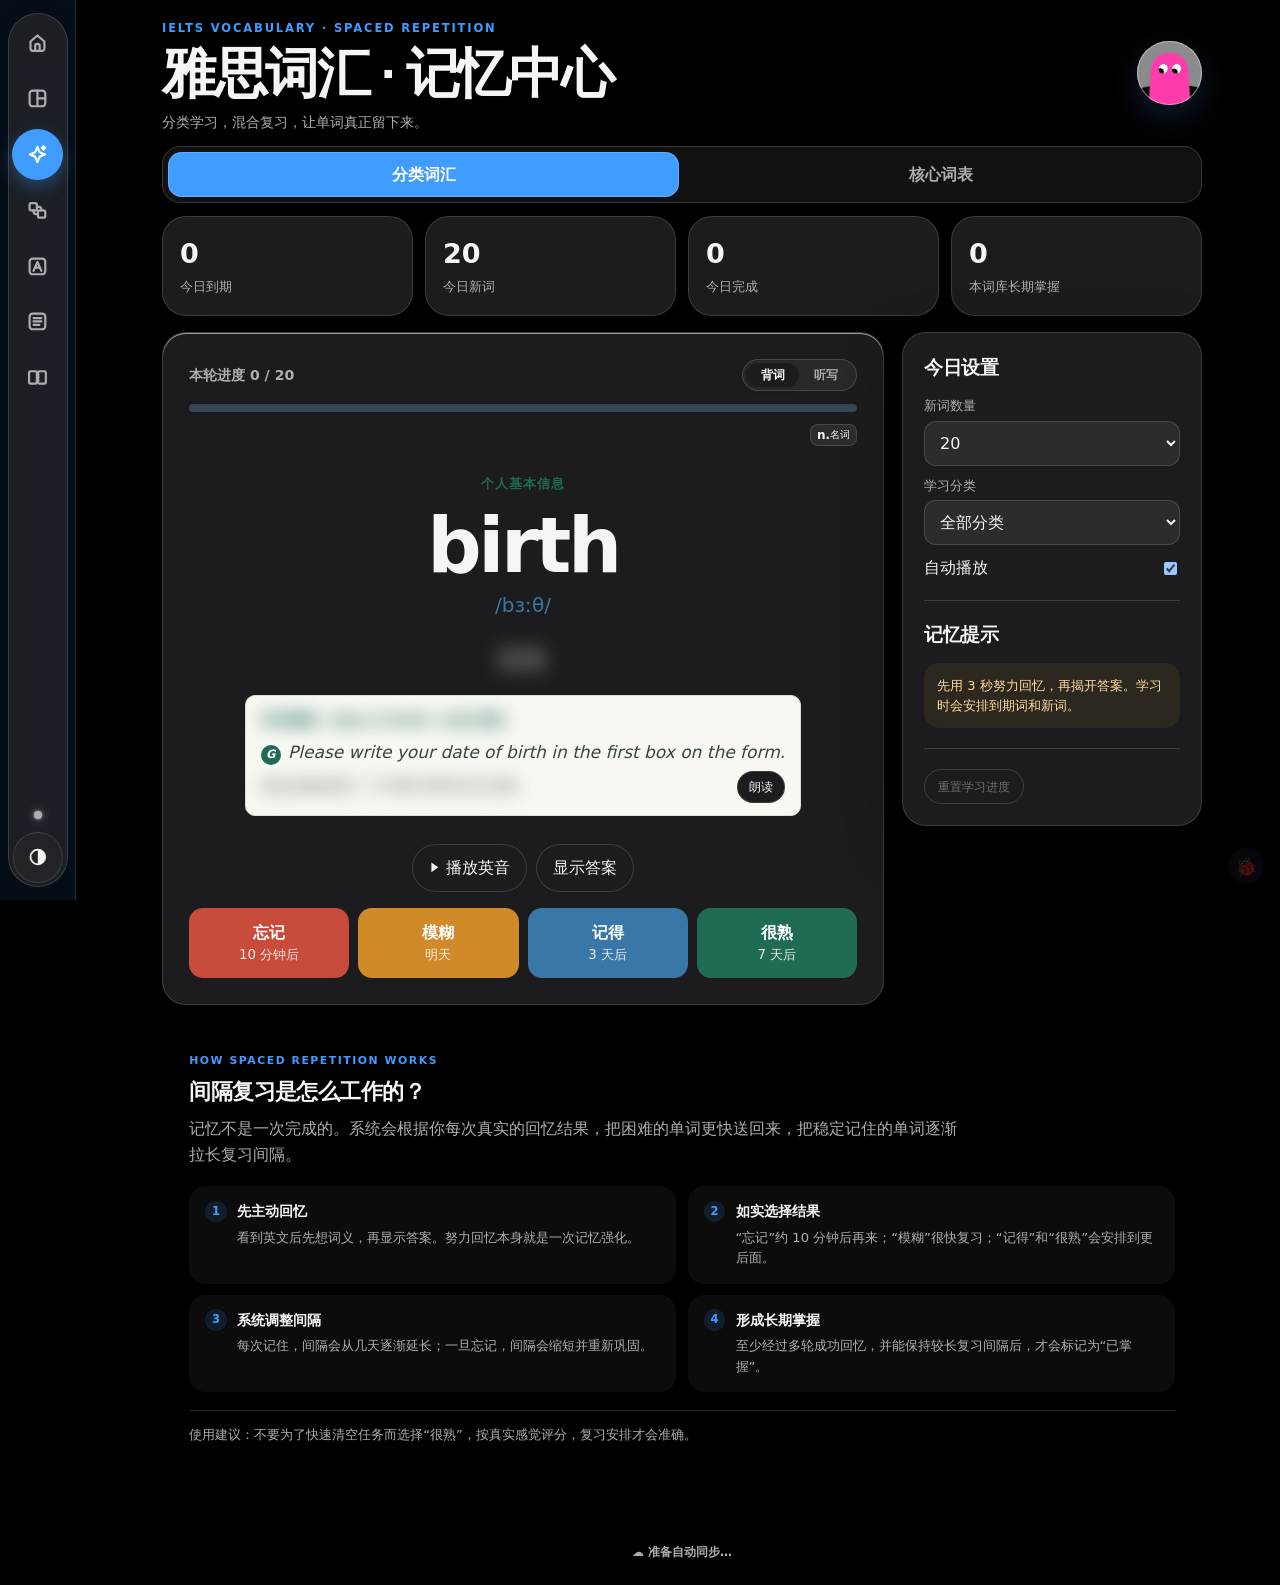
<file: ielts_word_memory_v2_ipa.html>
<!doctype html>
<html lang="zh-CN">
<head>
<meta charset="utf-8"><meta name="viewport" content="width=device-width,initial-scale=1,viewport-fit=cover"><link rel="manifest" href="manifest.webmanifest"><link rel="icon" href="icon.png" type="image/png"><link rel="apple-touch-icon" href="icon.png">
<title>雅思词汇 · 记忆中心</title>
<script>document.documentElement.classList.add('ielti-booting');try{var m=localStorage.getItem('ielti_display_mode_v1')||localStorage.getItem('ielti_theme_v1')||(new Date().getHours()>=19||new Date().getHours()<7?'dark':'light');if(['light','dark','eink'].indexOf(m)>-1){document.documentElement.dataset.display=m;document.documentElement.dataset.theme=m==='dark'?'dark':'light';document.documentElement.classList.toggle('eink-mode',m==='eink');}}catch(e){}setTimeout(()=>document.documentElement.classList.remove('ielti-booting'),1200);</script>
<style>
:root{--bg:#f4f1ea;--panel:#fffdf8;--ink:#18231f;--muted:#6b756f;--green:#1f6b55;--lime:#dce9a8;--line:#d9ded6;--red:#c74c3c;--amber:#d18a29;--blue:#3977a8;--shadow:0 18px 50px rgba(35,48,42,.11)}*{box-sizing:border-box}body{margin:0;background:radial-gradient(circle at 15% 0,#e8efd8 0,transparent 34%),var(--bg);color:var(--ink);font-family:-apple-system,BlinkMacSystemFont,"Segoe UI","PingFang SC",sans-serif}.app{max-width:1120px;margin:auto;padding:28px 20px 50px}.top{display:flex;justify-content:space-between;gap:20px;align-items:center}.brand small{display:block;color:var(--green);font-weight:800;letter-spacing:.16em}.brand h1{margin:5px 0;font-family:Georgia,"Songti SC",serif;font-size:clamp(27px,4vw,43px);font-weight:600}.brand p{margin:0;color:var(--muted)}button,select,input{font:inherit}.pill,.btn{border:1px solid var(--line);background:var(--panel);border-radius:999px;padding:11px 16px;color:var(--ink);cursor:pointer}.btn.primary{background:var(--green);border-color:var(--green);color:#fff;font-weight:750}.btn:hover{transform:translateY(-1px)}.stats{display:grid;grid-template-columns:repeat(4,1fr);gap:12px;margin:26px 0}.stat{background:rgba(255,253,248,.78);border:1px solid var(--line);border-radius:18px;padding:17px}.stat b{display:block;font-size:27px}.stat span{font-size:13px;color:var(--muted)}.layout{display:grid;grid-template-columns:1fr 300px;gap:18px}.card,.side{background:var(--panel);border:1px solid var(--line);border-radius:26px;box-shadow:var(--shadow)}.study{min-height:515px;padding:26px;display:flex;flex-direction:column}.study-head{display:flex;justify-content:space-between;align-items:center;color:var(--muted);font-size:14px}.progress{height:7px;background:#e5e7df;border-radius:9px;margin:13px 0 8px;overflow:hidden}.progress i{display:block;height:100%;background:var(--green);width:0}.wordarea{flex:1;display:grid;place-content:center;text-align:center;padding:28px 10px}.group{color:var(--green);font-size:13px;font-weight:800;letter-spacing:.08em}.word{font-family:Georgia,serif;font-size:clamp(43px,8vw,76px);line-height:1.05;margin:12px 0 4px;word-break:break-word}.ipa{font-size:20px;color:var(--blue);min-height:30px}.pos{display:inline-block;margin:2px 0 4px auto;padding:8px;border:1px solid var(--line);border-radius:7px;font-size:10px}.pos[data-pos="n"]{color:#256ba0;border-color:#b8d0e5;background:#e6eef6}.pos[data-pos="v"]{color:#c74c3c;border-color:#e8c4c0;background:#f9ecea}.pos[data-pos="adj"]{color:#1f6b55;border-color:#b8d5c8;background:#e8f2ed}.pos[data-pos="adv"]{color:#7b4ea0;border-color:#d0bde0;background:#f2eaf8}.pos[data-pos="prep"]{color:#c07a1c;border-color:#e8d2b0;background:#faf2e5}.pos[data-pos="cefr-a"]{color:#2d8c5a;border-color:#b8ddc8;background:#e8f5ee}.pos[data-pos="cefr-b"]{color:#256ba0;border-color:#b8d0e5;background:#e6eef6}.pos[data-pos="cefr-c"]{color:#8b3a6b;border-color:#ddc0d2;background:#f8ecf2}.pos[data-pos="other"]{color:var(--muted);border-color:var(--line);background:#eef1eb}.pos b{font-size:12px;font-weight:600}.pos b{font-size:12px;font-weight:600}.meaning{font-size:25px;margin:20px auto 3px;max-width:600px}.hidden{filter:blur(10px);user-select:none;cursor:pointer}.hint{color:var(--muted);font-size:13px}.controls{display:flex;gap:9px;justify-content:center;flex-wrap:wrap}.ratings{display:grid;grid-template-columns:repeat(4,1fr);gap:9px;margin-top:16px}.rate{border:0;border-radius:14px;padding:13px 7px;color:white;cursor:pointer;font-weight:800}.rate small{display:block;font-weight:500;opacity:.85}.forget{background:var(--red)}.vague{background:var(--amber)}.remember{background:var(--blue)}.easy{background:var(--green)}.side{padding:21px;height:max-content}.side h3{margin:0 0 14px}.side section+section{border-top:1px solid var(--line);margin-top:20px;padding-top:20px}.side label{font-size:13px;color:var(--muted);display:block;margin:10px 0 5px}.side select,.side input{width:100%;border:1px solid var(--line);border-radius:12px;padding:11px;background:white}.switch{display:flex;align-items:center;justify-content:space-between;margin:11px 0}.switch input{width:auto}.tip{background:#edf2dc;border-radius:15px;padding:13px;line-height:1.5;font-size:13px;color:#4a584d}.empty{text-align:center;padding:70px 20px}.dictate{font-size:19px;min-height:46px;border:1px solid var(--line);border-radius:12px;padding:10px;text-align:center;margin-top:14px}.library{display:none;margin-top:18px;padding:22px}.library.show{display:block}.libtop{display:flex;gap:10px;flex-wrap:wrap}.libtop input{flex:1;min-width:220px;border:1px solid var(--line);border-radius:13px;padding:11px}.words{display:grid;grid-template-columns:repeat(3,1fr);gap:9px;margin-top:15px;max-height:500px;overflow:auto}.row{padding:12px;border:1px solid var(--line);border-radius:13px}.row b{display:block}.row small{color:var(--muted)}@media(max-width:1020px){.layout{grid-template-columns:1fr}.side{grid-column:auto!important;grid-row:auto!important}.study{grid-column:auto!important;grid-row:auto!important}.ratings{grid-template-columns:repeat(2,1fr)}.words{grid-template-columns:1fr 1fr}}@media(max-width:520px){.app{padding:18px 12px}.top{align-items:flex-start}.top .btn{padding:9px 12px}.study{padding:18px;min-height:490px}.words{grid-template-columns:1fr}}
</style>
<link rel="stylesheet" href="apple-ui.css?v=20260811-40">
  <link rel="stylesheet" href="eink-ui.css?v=20260728-5">
<style>
body.page-review .hint.is-correct{color:#259b62;font-weight:700}
body.page-review .hint.is-incorrect{color:#d9831f;font-weight:700}
/* 词性／难度标签：已移至进度条下方右上角。 */
body.page-review .pos{
  display:inline-flex!important;
  align-items:center;
  justify-content:center;
  margin:.25rem 0 0!important;
  padding:4px 6px!important;
  border-radius:.5rem;
  font-size:.625rem!important;
  font-weight:500;
  line-height:1!important;
  white-space:nowrap;
}
@media(max-width:760px){
  body.page-review.apple-ui .apple-tabbar{right:auto!important;bottom:max(.5rem,calc(env(safe-area-inset-bottom,0px) - 12px))!important;width:calc(100% - 1.5rem)!important}
  body.page-review.apple-ui.apple-nav-compact .apple-tabbar{width:3.55rem!important;height:3.55rem!important;min-height:3.55rem!important;max-height:3.55rem!important;padding:.27rem!important;grid-template-columns:1fr!important;border-radius:50%!important;place-items:center!important}
  body.page-review.apple-ui.apple-nav-compact .apple-tabbar>a:not(.active){display:none!important}
  body.page-review.apple-ui.apple-nav-compact .apple-tabbar>a.active{display:grid!important;width:3rem!important;height:3rem!important;min-height:3rem!important;padding:0!important;margin:0 auto!important;grid-template-rows:1fr!important;row-gap:0!important;place-items:center!important;align-content:center!important;justify-content:center!important;line-height:0!important}
  body.page-review.apple-ui.apple-nav-compact .apple-tabbar>a.active em{display:none!important}
  body.page-review.apple-ui.apple-nav-compact .apple-tabbar>a.active span,body.page-review.apple-ui.apple-nav-compact .apple-tabbar>a.active svg{width:1.9rem!important;height:1.9rem!important}
}
@media(hover:none) and (pointer:coarse) and (max-width:760px) and (max-height:760px){
  body.page-review .study,body.page-review .study *{transition:none!important}
  body.page-review .study:active,body.page-review .study button:active{transform:none!important}
  body.page-review .study:before,body.page-review .study:after{content:none!important;display:none!important;pointer-events:none!important}
  body.page-review #studyContent{pointer-events:auto!important}
  body.page-review .wordarea .ipa{display:inline!important;min-height:0!important}
  body.page-review .pos{display:inline-flex!important;vertical-align:middle;margin:.05rem 0 0 0!important;padding:4px 6px!important;font-size:.625rem!important;line-height:1!important}
  body.page-review .wordarea .meaning{font-size:1.25rem!important;line-height:1.35!important}
}
body.page-review.small-square-device .app{padding:.5rem .65rem calc(4.7rem + var(--apple-safe-bottom))!important}
body.page-review.small-square-device .top{display:flex!important}
body.page-review.small-square-device .stats{display:grid!important}
body.page-review.small-square-device .layout{gap:.75rem!important}
body.page-review.small-square-device .study{height:auto!important;min-height:31rem!important;padding:.7rem .85rem!important}
body.page-review.small-square-device.small-square-study-fit .study{height:var(--review-study-height)!important;min-height:0!important}
body.page-review.small-square-device #studyContent:not([hidden]){height:100%;display:flex;flex-direction:column;pointer-events:auto!important}
body.page-review.small-square-device #studyContent[hidden],body.page-review.small-square-device #empty[hidden]{display:none!important}
body.page-review.small-square-device #empty:not([hidden]){flex:1 1 auto;min-height:0;display:flex!important;flex-direction:column;align-items:center;justify-content:center;padding:1.25rem!important;text-align:center;pointer-events:auto!important}
body.page-review.small-square-device #empty h2{margin:0 0 .55rem!important}
body.page-review.small-square-device #empty p{margin:0 0 1.25rem!important}
body.page-review.small-square-device .study,body.page-review.small-square-device .study *{transition:none!important}
body.page-review.small-square-device .study:active,body.page-review.small-square-device .study button:active{transform:none!important}
body.page-review.small-square-device .study:before,body.page-review.small-square-device .study:after{content:none!important;display:none!important;pointer-events:none!important}
body.page-review.small-square-device .progress{display:none!important}
body.page-review.small-square-device .study-head{font-size:.72rem!important}
body.page-review.small-square-device .wordarea{flex:1;min-height:0;padding:.35rem .2rem!important}
body.page-review.small-square-device .group{font-size:.66rem!important}
body.page-review.small-square-device .word{font-size:clamp(2.5rem,9vw,3.65rem)!important;margin:.35rem 0 .1rem!important}
body.page-review.small-square-device .ipa{display:inline!important;min-height:0!important;font-size:1rem!important}
body.page-review.small-square-device .pos{display:inline-flex!important;vertical-align:middle;margin:.05rem 0 0 .45rem!important;padding:4px 6px!important;font-size:.72rem!important;line-height:1!important}
body.page-review.small-square-device .meaning{margin:.45rem auto .1rem!important;font-size:1.25rem!important;line-height:1.35!important}
body.page-review.small-square-device .hint{font-size:.7rem!important}
body.page-review.small-square-device .controls{margin-top:auto!important}
body.page-review.small-square-device .controls .btn{padding:.48rem .85rem!important;font-size:.8rem!important}
body.page-review.small-square-device .ratings{grid-template-columns:repeat(4,minmax(0,1fr))!important;gap:.42rem!important;margin-top:.55rem!important}
body.page-review.small-square-device .rate{padding:.5rem .15rem!important;font-size:.625rem!important}
body.page-review.small-square-device .rate small{font-size:.64rem!important}
@media(max-width:760px){
  body.page-review .study.card,body.page-review .study.card:active{transform:none!important;transition:none!important}
  body.page-review .study.card:before,body.page-review .study.card:after{content:none!important;display:none!important;pointer-events:none!important}
  body.page-review .study.card>#studyContent,body.page-review .study.card>#empty{position:relative!important;z-index:2!important;pointer-events:auto!important}
  body.page-review .study.card button{position:relative!important;z-index:3!important;pointer-events:auto!important}
}
#reset{min-height:2rem;padding:.45rem .8rem;font-size:.78rem;color:#6e6e73}
</style>
</head>
<style>.learning-note{width:min(100%,620px);margin:15px auto 0;padding:12px 15px;border:1px solid #d9ded6;border-radius:10px;background:#f7f8f2;text-align:left;color:#38463d}.learning-note.is-switchable{cursor:pointer}.learning-example-row{display:flex;align-items:flex-start;gap:10px}.learning-note p{flex:1;margin:0;font-size:17px;line-height:1.5;font-style:italic}.learning-translation-row{display:flex;align-items:center;gap:10px;margin-top:5px}.learning-note small{flex:1;display:block;color:#4a584d;font-size:15px;line-height:1.45}.learning-translation.is-masked{filter:blur(9px);user-select:none;cursor:pointer}.learning-split{display:inline-block;margin-bottom:7px;color:var(--green);font-size:14px;font-weight:700}.learning-track{display:inline-grid;place-items:center;width:1.25rem;height:1.25rem;margin-right:.45rem;border-radius:50%;font-size:.72rem;font-weight:800;color:#fff}.learning-track.g{background:#1f6b55}.learning-track.a{background:#3977a8}.learning-note .example-speak{flex:0 0 auto;height:32px;margin:0;padding:0 11px;font-size:12px;line-height:1}</style>
<body class="apple-ui page-review"><main class="app">
<header class="top"><div class="brand"><small>IELTS VOCABULARY · SPACED REPETITION</small><h1><span class="desktop-title">雅思词汇 · 记忆中心</span><span class="mobile-title">词汇 · 记忆中心</span></h1><p>分类学习，混合复习，让单词真正留下来。</p></div></header>
<nav class="review-deck-tabs" id="deckTabs" aria-label="选择复习词库"><button type="button" data-deck="class">分类词汇</button><button type="button" data-deck="core">核心词表</button></nav>
<section class="stats"><div class="stat"><b id="dueN">0</b><span>今日到期</span></div><div class="stat"><b id="newN">0</b><span>今日新词</span></div><div class="stat"><b id="doneN">0</b><span>今日完成</span></div><div class="stat"><b id="masterN">0</b><span>本词库长期掌握</span></div></section>
<div class="layout"><section class="card study"><div id="studyContent"><div class="study-head"><span id="counter">本轮进度 0 / 0</span><div class="study-head-right"><label class="dict-mode-toggle" for="dictMode"><input type="checkbox" id="dictMode"><span>背词</span><span>听写</span></label></div></div><div class="progress" aria-label="本轮复习进度"><i id="bar"></i></div><span class="pos" id="pos"></span><div class="wordarea"><div class="group" id="group"></div><div class="word" id="word"></div><div class="ipa" id="ipa">IPA 查询中…</div><div class="meaning hidden" id="meaning" title="点击显示答案"></div><div class="hint" id="hint"></div><input class="dictate" id="dictate" placeholder="听到后输入拼写" hidden></div><div class="controls"><button class="btn" id="speak">播放英音</button><button class="btn" id="reveal">显示答案</button></div><div class="ratings" id="ratings" hidden><button class="rate forget" data-rate="0">忘记<small>10 分钟后</small></button><button class="rate vague" data-rate="1">模糊<small>明天</small></button><button class="rate remember" data-rate="2">记得<small>3 天后</small></button><button class="rate easy" data-rate="3">很熟<small>7 天后</small></button></div></div><div class="empty" id="empty" hidden><h2>今天完成了 🎉</h2><p>短时、规律地复习，比一次背很多更有效。</p><button class="btn primary" id="more">再学 10 个新词</button></div></section>
<aside class="side"><section><h3>今日设置</h3><label id="dailyLabel">新词数量</label><select id="daily"><option>10</option><option selected>20</option><option>30</option></select><label>学习分类</label><select id="category"><option value="">全部分类</option></select><div id="dictScopeRow" hidden><label>听写范围</label><select id="dictScope"><option value="review">复习听写</option><option value="today">今日已学</option><option value="mistakes">错词重练</option></select></div><div class="switch"><span>自动播放</span><input type="checkbox" id="autoSpeak" checked></div></section><section><h3>记忆提示</h3><div class="tip" id="modeTip">先用 3 秒努力回忆，再揭开答案。学习时按分类，复习时系统会自动混合。</div></section><section><button class="btn" id="reset">重置学习进度</button></section></aside></div>
<section class="srs-guide" aria-labelledby="srsGuideTitle"><small>HOW SPACED REPETITION WORKS</small><h2 id="srsGuideTitle">间隔复习是怎么工作的？</h2><p>记忆不是一次完成的。系统会根据你每次真实的回忆结果，把困难的单词更快送回来，把稳定记住的单词逐渐拉长复习间隔。</p><ol><li><b>先主动回忆</b><span>看到英文后先想词义，再显示答案。努力回忆本身就是一次记忆强化。</span></li><li><b>如实选择结果</b><span>“忘记”约 10 分钟后再来；“模糊”很快复习；“记得”和“很熟”会安排到更后面。</span></li><li><b>系统调整间隔</b><span>每次记住，间隔会从几天逐渐延长；一旦忘记，间隔会缩短并重新巩固。</span></li><li><b>形成长期掌握</b><span>至少经过多轮成功回忆，并能保持较长复习间隔后，才会标记为“已掌握”。</span></li></ol><p class="srs-guide-note">使用建议：不要为了快速清空任务而选择“很熟”，按真实感觉评分，复习安排才会准确。</p></section>
</main>
<script src="ielti-config.js?v=20260728-5"></script><script src="ielti-core.js?v=20260816-58"></script><script src="ielts-vocab-learning-notes.js?v=20260802-59"></script>
<script src="ielts-word-data.js"></script>
<script src="ielts-core-word-data.js"></script>

<script>
const KEY='ielts_srs_v2', COREKEY='ielts_core_srs_v1', IPAKEY='ielts_ipa_v2', PREFKEY='ielts_review_prefs_v1', SESSIONKEY='ielts_review_session_v1';
if(window.IELTI)IELTI.migrateClassWords(DATA);
const DECKS={
  class:{label:'分类词汇',deck:'class',storage:KEY,data:DATA,empty:'分类词汇今天完成了 🎉'},
  core:{label:'核心词表',deck:'core',storage:COREKEY,data:CORE_DATA,empty:'核心词表今天完成了 🎉'}
};
let prefs=load(PREFKEY,{}),activeDeck=prefs.deck&&DECKS[prefs.deck]?prefs.deck:'class',state=loadDeck(activeDeck),coreIPAMap=CORE_DATA.reduce((m,w)=>w.ipa?{...m,[w.en]:w.ipa}:m,{}),ipaCache=load(IPAKEY,{}),ipaFailed=new Set(),ipaPending=0,ipaQueue=[],queue=[],index=0,bonus=0,initialRender=true,syncingFromCore=false,studySessionActive=false,suppressAutoSpeak=false;
const $=id=>document.getElementById(id), today=()=>new Date().toLocaleDateString('en-CA');
function load(k,d){try{return JSON.parse(localStorage.getItem(k))||d}catch{return d}}
function currentConfig(){return DECKS[activeDeck]}
function currentData(){return currentConfig().data}
function loadDeck(deck){const config=DECKS[deck];return window.IELTI?{...IELTI.getDeck(config.deck)}:{...load(config.storage,{})}}
function save(){const config=currentConfig();localStorage.setItem(config.storage,JSON.stringify(state));if(window.IELTI&&!syncingFromCore){syncingFromCore=true;try{IELTI.replaceDeck(config.deck,state)}finally{syncingFromCore=false}}}
function applySyncedDeck(){if(!window.IELTI||syncingFromCore)return;const next={...IELTI.getDeck(currentConfig().deck)};if(JSON.stringify(next)===JSON.stringify(state))return;syncingFromCore=true;suppressAutoSpeak=true;state=next;localStorage.setItem(currentConfig().storage,JSON.stringify(state));try{buildQueue()}finally{suppressAutoSpeak=false;syncingFromCore=false}}
function idOf(w){return activeDeck==='core'?String(w.en||'').trim().toLowerCase():window.IELTI?IELTI.wordId(w):w.day+'|'+w.group+'|'+w.en.toLowerCase()}
function addDays(n,mins=0){let d=new Date();d.setDate(d.getDate()+n);d.setMinutes(d.getMinutes()+mins);return d.toISOString()}
function rec(w){return state[idOf(w)]||{reps:0,due:null,lapses:0,mastered:false}}
function learned(r){return (r.reps||r.seen||0)>0||!!(r.lastReviewed||r.last)||!!r.mastered}
function dueToday(r,now=Date.now()){return window.IELTI?.due?IELTI.due.isToday(r,now):learned(r)&&new Date(r.due||0).getTime()<=now}
function reviewedToday(r){const value=r.lastReviewed||r.last;if(!value)return false;return /^\d{4}-\d{2}-\d{2}$/.test(value)?value===today():new Date(value).toLocaleDateString('en-CA')===today()}
function isDictation(){return $('dictMode').checked}
function savePrefs(){prefs={...prefs,deck:activeDeck,daily:$('daily').value,category:$('category').value,dictMode:isDictation(),dictScope:$('dictScope').value,autoSpeak:$('autoSpeak').checked};localStorage.setItem(PREFKEY,JSON.stringify(prefs))}
function restorePrefs(){if(['10','20','30'].includes(String(prefs.daily)))$('daily').value=String(prefs.daily);if(typeof prefs.dictMode==='boolean')$('dictMode').checked=prefs.dictMode;if(['review','today','mistakes'].includes(prefs.dictScope))$('dictScope').value=prefs.dictScope;if(typeof prefs.autoSpeak==='boolean')$('autoSpeak').checked=prefs.autoSpeak}
function shuffled(a){return [...a].sort(()=>Math.random()-.5)}
function populate(){const select=$('category');select.innerHTML='<option value="">全部分类</option>';let groups=[...new Set(currentData().map(w=>w.group))].sort();groups.forEach(g=>select.insertAdjacentHTML('beforeend',`<option>${g}</option>`));if(prefs.category&&[...select.options].some(o=>o.value===prefs.category))select.value=prefs.category;else select.value=''}
function renderDeckTabs(){const tabs=$('deckTabs');if(tabs)tabs.dataset.deck=activeDeck;document.querySelectorAll('#deckTabs [data-deck]').forEach(btn=>{const on=btn.dataset.deck===activeDeck;btn.classList.toggle('active',on);btn.setAttribute('aria-pressed',on?'true':'false')})}
function sessionMeta(){return{deck:activeDeck,date:today(),daily:String($('daily').value),category:$('category').value||'',mode:isDictation()?'dictation':'study',scope:$('dictScope').value,bonus}}
function sameSession(s){let m=sessionMeta();return s&&s.deck===m.deck&&s.date===m.date&&s.mode===m.mode&&(s.mode!=='dictation'||s.scope===m.scope)}
function wordMap(){let map=new Map();currentData().forEach(w=>map.set(idOf(w),w));return map}
function sessionStore(){let saved=load(SESSIONKEY,{});return saved&&saved.sessions?saved.sessions:saved&&saved.deck?{[saved.deck]:saved}:saved}
function sessionKey(){return activeDeck+'-'+(isDictation()?'dict':'study')}function saveSession(){try{let sessions=sessionStore();sessions[sessionKey()]={...sessionMeta(),index,queueIds:queue.map(idOf),updatedAt:new Date().toISOString()};localStorage.setItem(SESSIONKEY,JSON.stringify({version:2,sessions}))}catch{}}
function clearSession(deck=activeDeck,mode=null){try{let sessions=sessionStore();if(mode){delete sessions[deck+'-'+mode]}else{delete sessions[sessionKey()]}localStorage.setItem(SESSIONKEY,JSON.stringify({version:2,sessions}))}catch{}}
function restoreSession(){let s=sessionStore()[sessionKey()];if(!sameSession(s)||!Array.isArray(s.queueIds)||!s.queueIds.length)return false;let map=wordMap(),restored=s.queueIds.map(id=>map.get(id)).filter(Boolean),savedIndex=Math.min(Math.max(0,+s.index||0),restored.length);if(!restored.length)return false;bonus=+s.bonus||0;if(s.daily)$('daily').value=s.daily;if(s.category!==undefined)$('category').value=s.category||'';if(savedIndex>=restored.length){queue=[];index=0;return true}let remaining=restored.slice(savedIndex);if(!isDictation())remaining=remaining.filter(w=>{let r=rec(w);return dueToday(r)||!learned(r)});queue=remaining;index=0;saveSession();return true}
function switchDeck(deck){if(!DECKS[deck]||deck===activeDeck)return;saveSession();savePrefs();activeDeck=deck;state=loadDeck(activeDeck);bonus=0;index=0;populate();renderDeckTabs();savePrefs();buildQueue()}
function buildQueue(force=false){if(!force&&restoreSession()){renderStats();show();return}const now=Date.now(),cat=$('category').value,dailyLimit=+$('daily').value,limit=bonus>0?bonus:dailyLimit;let pool=currentData().filter(w=>!cat||w.group===cat),rawDue=pool.filter(w=>{let r=rec(w);return learned(r)&&new Date(r.due||0).getTime()<=now}),due=pool.filter(w=>dueToday(rec(w),now));if(!isDictation()){let fresh=pool.filter(w=>!learned(rec(w))).slice(0,limit);queue=[...shuffled(due),...fresh]}else{const scope=$('dictScope').value;let candidates=scope==='today'?pool.filter(w=>learned(rec(w))&&reviewedToday(rec(w))):scope==='mistakes'?pool.filter(w=>learned(rec(w))&&(rec(w).lapses||0)>0):pool.filter(w=>learned(rec(w)));const dueIds=new Set(due.map(idOf));queue=[...shuffled(candidates.filter(w=>dueIds.has(idOf(w)))),...shuffled(candidates.filter(w=>!dueIds.has(idOf(w))))].slice(0,limit)}index=0;saveSession();if(window.__IELTI_LOG__){__IELTI_LOG__.write('queue_build',{deck:activeDeck,rawDue:rawDue.length,todayDue:due.length,deferredDue:Math.max(0,rawDue.length-due.length),queueDue:due.length,fresh:queue.filter(w=>!learned(rec(w))).length,totalCards:queue.length,trigger:force?'force':'auto',cutoff:window.IELTI?.due?.cutoff()||now});}renderStats();show()}
function renderStats(){let vals=currentData().map(rec),now=Date.now();$('dueN').textContent=vals.filter(r=>dueToday(r,now)).length;$('newN').textContent=queue.filter(w=>!learned(rec(w))).length;$('doneN').textContent=Object.values(state).filter(reviewedToday).length;$('masterN').textContent=vals.filter(r=>window.IELTI?IELTI.isLongMastered(r):r.mastered).length}
function current(){return queue[index]}
function posLabel(pos){const labels={'n.':'名词','v.':'动词','vt.':'及物动词','vi.':'不及物动词','adj.':'形容词','adv.':'副词','prep.':'介词','conj.':'连词','pron.':'代词','det.':'限定词','num.':'数词','aux.':'助动词','phr.':'短语'};const value=String(pos||'词组').trim();return labels[value]?`${value} ${labels[value]}`:value}
function updateModeControls(){const dictation=isDictation(),scope=$('dictScope').value;$('dictScopeRow').hidden=!dictation;$('dailyLabel').textContent=dictation?'本轮题数':'新词数量';$('modeTip').textContent=!dictation?'先用 3 秒努力回忆，再揭开答案。学习时会安排到期词和新词。':scope==='today'?'只听写今天已经完成学习的词；刚加入、尚未学习的新词不会出现。':scope==='mistakes'?'只听写曾经答错过的词，集中把薄弱拼写补起来。':'只听写已经学过的词，优先安排到期复习，不会出现从未学习的新词。'}
function emptyMessage(){if(!isDictation())return currentConfig().empty;return $('dictScope').value==='today'?'今天还没有完成学习的词':$('dictScope').value==='mistakes'?'暂时没有需要重练的错词':'暂时没有可听写的已学词'}
function renderLearningNote(w,visible,variant='g'){let note=$('learningNote');if(isDictation()){if(note)note.hidden=true;return}if(!note){note=document.createElement('section');note.id='learningNote';note.className='learning-note';$('hint').before(note)}const word=String(w?.en||'').toLowerCase(),isCore=activeDeck==='core',categoryKey=window.IELTI?IELTI.wordId(w):[w.day,w.group,w.en].map(value=>String(value||'').trim().toLowerCase()).join('|'),data=isCore?window.IELTI_LEARNING_NOTES?.[word]:window.IELTI_CATEGORY_LEARNING_NOTES?.[categoryKey],allowAcademic=isCore&&!!data?.academicExample,academic=allowAcademic&&variant==='a',example=academic?data.academicExample:data?.example,translation=academic?data.academicTranslation:data?.translation;note.hidden=!data||!example;if(!data||!example)return;note.classList.toggle('is-switchable',allowAcademic);note.title=allowAcademic?'点击切换 G / A 例句':'';note.innerHTML=`${data.split?`<span class="learning-split">${data.split}</span>`:''}<div class="learning-example-row"><p><span class="learning-track ${academic?'a':'g'}">${academic?'A':'G'}</span>${example}</p></div><div class="learning-translation-row"><small class="learning-translation ${visible?'':'is-masked'}">${translation}</small><button type="button" class="btn example-speak" aria-label="朗读例句" title="朗读例句">朗读</button></div>`;note.onclick=event=>{if(allowAcademic&&!event.target.closest('.example-speak'))renderLearningNote(w,true,academic?'g':'a')};note.querySelector('.example-speak').onclick=event=>{event.stopPropagation();window.IELTI?.speech.speak(example,{element:event.currentTarget})}}
function show(){updateModeControls();$('more').hidden=isDictation();const w=current();$('studyContent').hidden=!w;$('empty').hidden=!!w;if(!w){$('empty').querySelector('h2').textContent=emptyMessage();$('empty').querySelector('p').textContent=isDictation()?'先在背词模式完成学习，再回来听写；新词不会直接进入正式听写。':'短时、规律地复习，比一次背很多更有效。';return}const completed=Math.min(index,queue.length),progress=rec(w),status=progress.mastered?'长期掌握':progress.familiar?'已熟悉':'';$('counter').textContent=`本轮进度 ${completed} / ${queue.length}`;$('bar').style.width=`${completed/Math.max(1,queue.length)*100}%`;$('group').innerHTML=`<span class="group-name">${w.group}</span>${status?`<span class="group-status ${progress.mastered?'is-mastered':'is-familiar'}">· ${status}</span>`:''}`;$('word').textContent=isDictation()?'听写':w.en;const raw=String(w.pos||'').trim();const pl=posLabel(w.pos);const sp=pl.indexOf(' ');$('pos').innerHTML=sp>0?`<b>${pl.slice(0,sp)}</b> ${pl.slice(sp+1)}`:pl;const posMap={'n.':'n','num.':'n','pron.':'n','v.':'v','vt.':'v','vi.':'v','aux.':'v','adj.':'adj','adv.':'adv','prep.':'prep','conj.':'prep','interj.':'other'};const lv=raw.match(/[ABC][12]/);$('pos').dataset.pos=lv?`cefr-${lv[0][0].toLowerCase()}`:posMap[raw]||(raw.includes('&')?'other':'other');$('meaning').textContent=w.zh;$('meaning').classList.add('hidden');renderLearningNote(w,false);$('ratings').hidden=true;$('reveal').hidden=false;$('hint').classList.remove('is-correct','is-incorrect');$('hint').textContent=isDictation()?'播放发音并输入单词':'';$('dictate').hidden=!isDictation();$('dictate').value='';$('ipa').textContent=isDictation()?'':(w.ipa||coreIPAMap[w.en]||ipaCache[w.en]||(ipaFailed.has(w.en)?'IPA 暂不可用':'IPA 加载中…'));if(!w.ipa&&!coreIPAMap[w.en]&&!ipaCache[w.en]&&!ipaFailed.has(w.en))enqueueIPARequest(w);if($('autoSpeak').checked&&!initialRender&&studySessionActive&&!suppressAutoSpeak)speakWord()}
const MAX_IPA_CONCURRENT=2,MAX_IPA_RETRIES=3;function processIPAQueue(){while(ipaQueue.length&&ipaPending<MAX_IPA_CONCURRENT){let next=ipaQueue.shift();ipaPending++;doFetchIPA(next.w,0).finally(()=>{ipaPending--;processIPAQueue()})}}function enqueueIPARequest(w){if(w.en.includes(' ')||ipaFailed.has(w.en))return;ipaQueue.push({w:w});processIPAQueue()}async function doFetchIPA(w,retry){if(ipaFailed.has(w.en))return;try{let r=await fetch('https://api.dictionaryapi.dev/api/v2/entries/en/'+encodeURIComponent(w.en));if(!r.ok)throw new Error('HTTP '+r.status);let d=await r.json(),p=d?.[0]?.phonetics?.find(x=>x.text)?.text||d?.[0]?.phonetic||'';ipaCache[w.en]=p;localStorage.setItem(IPAKEY,JSON.stringify(ipaCache));ipaFailed.delete(w.en);if(current()===w&&!$('dictMode').checked)$('ipa').textContent=p||'暂无 IPA'}catch(e){if(retry<MAX_IPA_RETRIES-1){await new Promise(r=>setTimeout(r,(1<<retry)*1000));return doFetchIPA(w,retry+1)}ipaFailed.add(w.en);if(current()===w&&!$('dictMode').checked)$('ipa').textContent=navigator.onLine?'IPA 暂不可用':'离线，联网后重试'}}
function speakWord(){let w=current();if(!w)return;window.IELTI?.speech.speak(w.en)}
function reveal(){let w=current();if(!w)return;$('word').textContent=w.en;$('ipa').textContent=w.ipa||coreIPAMap[w.en]||ipaCache[w.en]||(ipaFailed.has(w.en)?'IPA 暂不可用':'—');$('meaning').classList.remove('hidden');renderLearningNote(w,true);$('ratings').hidden=false;$('reveal').hidden=true;if(isDictation()){let ans=$('dictate').value.trim().toLowerCase(),correct=ans===w.en.toLowerCase();window.IELTI?.recordActivity(correct?'dictCorrect':'dictWrong');$('hint').classList.toggle('is-correct',correct);$('hint').classList.toggle('is-incorrect',!correct);$('hint').textContent=correct?'拼写正确 ✓':ans?`拼写错误 · 你的答案：${ans}`:'拼写错误 · 未输入答案'}}
function rate(n){let w=current(),id=idOf(w),r;if(window.IELTI){syncingFromCore=true;try{r=IELTI.reviewCard(currentConfig().deck,id,n)}finally{syncingFromCore=false}let stored=IELTI.getDeck(currentConfig().deck)[id];if(!stored||stored.lastReviewed!==r.lastReviewed){window.__IELTI_LOG__?.write('review_save_error',{deck:currentConfig().deck,word:w.en,cardId:id,expectedLastReviewed:r?.lastReviewed||null,storedLastReviewed:stored?.lastReviewed||null});$('hint').textContent='保存失败，请保持页面打开后重试';return}state[id]={...stored};localStorage.setItem(currentConfig().storage,JSON.stringify(state))}else{r={...rec(w)};r.reps=(r.reps||r.seen||0)+1;r.lapses=(r.lapses||0)+(n===0?1:0);r.due=n===0?addDays(0,10):addDays([0,1,3,7][n]);r.lastReviewed=new Date().toISOString();r.mastered=(r.reps||0)>=5;state[id]=r;save()}studySessionActive=true;index++;saveSession();renderStats();show()}
function isSmallSquareDevice(){const width=window.innerWidth,height=window.innerHeight,ratio=width/height;return height<=760&&ratio>=.75&&ratio<=1.33}
$('deckTabs').onclick=e=>{let b=e.target.closest('[data-deck]');if(b)switchDeck(b.dataset.deck)};$('speak').onclick=speakWord;$('reveal').onclick=reveal;$('meaning').onclick=reveal;$('ratings').onclick=e=>{let b=e.target.closest('[data-rate]');if(b)rate(+b.dataset.rate)};$('daily').onchange=()=>{savePrefs();clearSession();buildQueue(true)};$('category').onchange=()=>{savePrefs();clearSession();buildQueue(true)};$('dictMode').onchange=()=>{savePrefs();buildQueue(false)};$('dictScope').onchange=()=>{savePrefs();buildQueue(true)};$('autoSpeak').onchange=savePrefs;$('more').onclick=()=>{studySessionActive=true;bonus=10;clearSession();buildQueue(true)};$('dictate').onkeydown=e=>{if(e.key==='Enter')reveal()};$('reset').onclick=()=>{if(confirm(`确定清除「${currentConfig().label}」的间隔复习记录吗？${activeDeck==='class'?'分类记忆法中的“已熟悉”标记会保留。':''}`)){state=activeDeck==='class'?Object.fromEntries(Object.entries(state).filter(([,card])=>card.familiar).map(([id,card])=>[id,{familiar:true}])):{};save();bonus=0;clearSession();buildQueue(true)}};
window.addEventListener('ielti-progress',applySyncedDeck);
const REVIEW_SCROLL_KEY='ielti_review_scroll_y_v1';
let smallStudyFitLocked=false;
function fitSmallStudyCard(){if(!document.body.classList.contains('small-square-device')||smallStudyFitLocked)return;const study=document.querySelector('.study');if(!study)return;const rect=study.getBoundingClientRect(),isAtStudy=rect.top>=-24&&rect.top<=48;if(!isAtStudy)return;document.body.classList.add('small-square-study-fit');study.style.setProperty('--review-study-height',`${Math.floor(window.innerHeight-Math.max(0,rect.top))}px`);smallStudyFitLocked=true}
(async function(){restorePrefs();populate();renderDeckTabs();if(window.IELTI?.sync?.enabled)await IELTI.sync.waitForFirstSync();buildQueue();initialRender=false;var smallSquareDevice=isSmallSquareDevice();if(smallSquareDevice){document.body.classList.add('small-square-device');let fitTick=false;const scheduleStudyFit=()=>{if(fitTick||smallStudyFitLocked)return;fitTick=true;requestAnimationFrame(()=>{fitTick=false;fitSmallStudyCard()})};window.addEventListener('resize',scheduleStudyFit,{passive:true});window.addEventListener('scroll',scheduleStudyFit,{passive:true})}window.addEventListener('pagehide',()=>{try{sessionStorage.setItem(REVIEW_SCROLL_KEY,String(window.scrollY))}catch{}});if(smallSquareDevice)requestAnimationFrame(()=>{const study=document.querySelector('.study');let saved=null;try{saved=sessionStorage.getItem(REVIEW_SCROLL_KEY)}catch{};if(saved!==null&&Number.isFinite(Number(saved)))window.scrollTo({top:Math.max(0,Number(saved)),behavior:'auto'});else if(study)window.scrollTo({top:Math.max(0,study.getBoundingClientRect().top+window.scrollY-8),behavior:'auto'});requestAnimationFrame(fitSmallStudyCard)});})();
const emptyBox=document.getElementById('empty');if(emptyBox&&!document.getElementById('continueDue')){const actions=document.createElement('div');actions.className='empty-actions';actions.innerHTML='<button class="btn" id="continueDue" type="button">继续复习到期词</button><button class="btn" id="continueDict" type="button">开始听写</button>';emptyBox.append(actions);document.getElementById('continueDue').onclick=()=>{bonus=0;window.IELTI?.due?.cutoff(true);clearSession();buildQueue(true)};document.getElementById('continueDict').onclick=()=>{$('dictMode').checked=true;savePrefs();clearSession();buildQueue(true)}}
</script></body></html>
</file>
<file: apple-ui.css>
:root{color-scheme:light;--apple-bg:#f2f2f7;--apple-surface:rgba(255,255,255,.72);--apple-solid:#fff;--apple-ink:#161617;--apple-secondary:#68686f;--apple-line:rgba(60,60,67,.16);--apple-blue:#0a84ff;--apple-green:#30a46c;--apple-success:#30a46c;--apple-success-soft:#e8f5ee;--apple-success-border:rgba(48,164,108,.28);--apple-shadow:0 18px 50px rgba(0,0,0,.10);--apple-radius:1.35rem;--apple-safe-bottom:env(safe-area-inset-bottom,0px);font:100%/1.5 system-ui,-apple-system,BlinkMacSystemFont,"SF Pro Text","PingFang SC",sans-serif;font-optical-sizing:auto}
:root[data-theme="dark"]{color-scheme:dark;--apple-bg:#000;--apple-surface:rgba(38,38,40,.76);--apple-solid:#1c1c1e;--apple-ink:#f5f5f7;--apple-secondary:#aeaeb2;--apple-line:rgba(255,255,255,.14);--apple-blue:#409cff;--apple-green:#4fd18b;--apple-success:#4fd18b;--apple-success-soft:rgba(48,164,108,.18);--apple-success-border:rgba(79,209,139,.32);--apple-shadow:0 18px 55px rgba(0,0,0,.42)}
html{max-width:100%;overflow-x:hidden}html.ielti-booting body.apple-ui{opacity:0!important}body.apple-ui{max-width:100%;overflow-x:hidden;background:var(--apple-bg);color:var(--apple-ink);font-family:inherit;-webkit-font-smoothing:antialiased;text-rendering:optimizeLegibility;transition:background-color .28s ease,color .28s ease,opacity .12s ease-out}
body.apple-ui button,body.apple-ui a,body.apple-ui [role="button"]{-webkit-tap-highlight-color:transparent;touch-action:manipulation}
body.apple-ui button:active,body.apple-ui a.btn:active,body.apple-ui .nav-btn:active,body.apple-ui .card:active,body.apple-ui .tool:active,body.apple-ui .today-jump:active,body.apple-ui .phase-tab:active,body.apple-ui .week-head:active{transform:scale(.97);transition:transform 100ms ease-out}
body.apple-ui button:focus-visible,body.apple-ui a:focus-visible,body.apple-ui input:focus-visible,body.apple-ui select:focus-visible{outline:3px solid color-mix(in srgb,var(--apple-blue) 45%,transparent);outline-offset:3px}
body.apple-ui .hero,body.apple-ui .nav-card,body.apple-ui .vcard,body.apple-ui .week-card,body.apple-ui .today-card,body.apple-ui .phase-donut-card,body.apple-ui .card,body.apple-ui .side,body.apple-ui .tool{border-color:var(--apple-line);box-shadow:var(--apple-shadow)}
body.apple-ui h1,body.apple-ui h2,body.apple-ui h3{letter-spacing:-.025em}
body.apple-ui p,body.apple-ui .sub,body.apple-ui .footnote{line-height:1.65}
body.apple-ui button,body.apple-ui .btn,body.apple-ui .phase-tab,body.apple-ui .tool{transition:transform 120ms ease-out,filter 180ms ease,background-color 220ms ease,box-shadow 220ms ease}
body.apple-ui .app,body.apple-ui .wrap{isolation:isolate}
body.apple-ui .stat,body.apple-ui .side,body.apple-ui .study,body.apple-ui .library,body.apple-ui .row{background-color:var(--apple-solid);border-color:var(--apple-line);color:var(--apple-ink)}
body.apple-ui input,body.apple-ui select{color:var(--apple-ink)}
:root[data-theme="dark"] body.apple-ui{--bg:var(--apple-bg);--panel:var(--apple-solid);--ink:var(--apple-ink);--muted:var(--apple-secondary);--line:var(--apple-line);--shadow:var(--apple-shadow);--txt:var(--apple-ink);--panel2:#242427;--chip:#2c2c2e;--known:#3a3a3c;background:var(--apple-bg)!important;color:var(--apple-ink)!important}
:root[data-theme="dark"] body.apple-ui .week-card,:root[data-theme="dark"] body.apple-ui .day-item,:root[data-theme="dark"] body.apple-ui .vcard,:root[data-theme="dark"] body.apple-ui .phase-tab,:root[data-theme="dark"] body.apple-ui .tool,:root[data-theme="dark"] body.apple-ui .card{background:var(--apple-solid)!important;border-color:var(--apple-line)!important;color:var(--apple-ink)!important}
:root[data-theme="dark"] body.apple-ui .week-head .theme,:root[data-theme="dark"] body.apple-ui .week-body .v,:root[data-theme="dark"] body.apple-ui .section-title,:root[data-theme="dark"] body.apple-ui .vword,:root[data-theme="dark"] body.apple-ui .today-card h2{color:var(--apple-ink)!important}
:root[data-theme="dark"] body.apple-ui .day-item,:root[data-theme="dark"] body.apple-ui input,:root[data-theme="dark"] body.apple-ui select,:root[data-theme="dark"] body.apple-ui .pos{background:#2c2c2e!important;color:var(--apple-ink)!important;border-color:var(--apple-line)!important}
:root[data-theme="dark"] body.apple-ui .today-card{background:#242447!important;color:var(--apple-ink)!important}:root[data-theme="dark"] body.apple-ui .notice,:root[data-theme="dark"] body.apple-ui .tip{background:#2c281f!important;color:#ffd9a0!important;border-color:#60491f!important}
.apple-theme-toggle{position:fixed;z-index:1002;right:1rem;top:max(1rem,env(safe-area-inset-top));width:2.75rem;height:2.75rem;border:1px solid var(--apple-line);border-radius:999px;background:var(--apple-surface);color:var(--apple-ink);backdrop-filter:blur(22px) saturate(180%);-webkit-backdrop-filter:blur(22px) saturate(180%);box-shadow:0 8px 24px rgba(0,0,0,.1);cursor:pointer;font-size:1rem}
.apple-desktop-rail{display:contents}.apple-rail-logo,.apple-tabbar{display:none}.apple-tabbar em{font-style:normal}
.apple-mobile-title-row{display:contents}

body.apple-ui .apple-mobile-title-host{
  width:100%;
  min-width:0;
}
body.apple-ui .apple-mobile-title-row{
  display:flex;
  align-items:center;
  justify-content:space-between;
  width:100%;
  min-width:0;
  gap:1rem;
}
body.apple-ui .apple-mobile-title-row h1{
  flex:1 1 auto;
  min-width:0;
}
body.apple-ui .apple-mobile-title-row .apple-rail-logo{
  position:relative;
  box-sizing:border-box;
  flex:0 0 4.05rem;
  width:4.05rem;
  height:4.05rem;
  margin-left:1rem;
  padding:0;
  display:block;
  border:0;
  border-radius:50%;
  overflow:hidden;
  cursor:pointer;
  background-position:center;
  background-size:cover;
  background-repeat:no-repeat;
  color:transparent;
  box-shadow:0 12px 30px color-mix(in srgb,var(--apple-blue) 18%,transparent),inset 0 0 0 1px rgba(255,255,255,.52);
  transform:none;
  transition:transform .18s ease,box-shadow .2s ease;
}
body.apple-ui .apple-mobile-title-row .apple-rail-logo:active{
  transform:scale(.97);
}
body.apple-ui .apple-mobile-title-row .apple-rail-logo:after{
  content:"";
  position:absolute;
  inset:0;
  border-radius:inherit;
  box-shadow:inset 0 0 0 1px rgba(0,0,0,.08);
  pointer-events:none;
}
body.apple-ui .apple-mobile-title-row .apple-rail-logo:focus-visible{
  outline:3px solid color-mix(in srgb,var(--apple-blue) 52%,transparent);
  outline-offset:3px;
}
.ielti-sync-state{max-width:1080px;margin:1rem auto 0;padding:0 1rem 1.5rem;color:var(--apple-secondary);font-size:.75rem;font-weight:600;text-align:center}.ielti-sync-state.ok{color:var(--apple-green)}.ielti-sync-state.error{color:#ff453a}
 .ielti-sync-dot{display:none}.apple-tabbar>.ielti-sync-dot{display:block;flex:0 0 auto;width:.5rem;height:.5rem;margin-top:auto;margin-bottom:.35rem;border-radius:50%;background:currentColor;color:var(--apple-secondary);box-shadow:0 0 .2rem currentColor,0 0 .65rem color-mix(in srgb,currentColor 48%,transparent);transition:color .2s ease,box-shadow .2s ease}.apple-tabbar>.ielti-sync-dot.ok{color:var(--apple-green)}.apple-tabbar>.ielti-sync-dot.error{color:#ff453a}@media(max-width:760px){.apple-tabbar>a.active>.ielti-sync-dot{position:absolute;z-index:3;left:50%;bottom:-.7rem;display:block!important;flex:none!important;width:.62rem!important;height:.62rem!important;min-width:0!important;min-height:0!important;border:2px solid var(--apple-bg);border-radius:50%;background:currentColor;color:var(--apple-secondary);box-shadow:0 0 .18rem currentColor,0 0 .55rem color-mix(in srgb,currentColor 48%,transparent);transform:translateX(-50%);pointer-events:none}.apple-tabbar>a.active>.ielti-sync-dot.ok{color:var(--apple-green)}.apple-tabbar>a.active>.ielti-sync-dot.error{color:#ff453a}}
@media(min-width:761px){body.page-today .apple-tabbar>.ielti-sync-dot{display:block;flex:0 0 auto;width:.5rem;height:.5rem;margin-top:auto;margin-bottom:.35rem;border-radius:50%;background:currentColor;color:var(--apple-secondary);box-shadow:0 0 .2rem currentColor,0 0 .65rem color-mix(in srgb,currentColor 48%,transparent);transition:color .2s ease,box-shadow .2s ease}body.page-today .apple-tabbar>.ielti-sync-dot.ok{color:var(--apple-green)}body.page-today .apple-tabbar>.ielti-sync-dot.error{color:#ff453a}body.page-today .apple-tabbar>.ielti-sync-dot+.apple-theme-toggle,body.page-today .apple-tabbar>.ielti-sync-dot+#themeBtn{margin-top:0!important}}
@media(max-width:760px){body.page-today .apple-tabbar>a.active>.ielti-sync-dot{position:absolute;z-index:3;left:50%;bottom:-.7rem;display:block!important;flex:none!important;width:.62rem!important;height:.62rem!important;min-width:0!important;min-height:0!important;border:2px solid var(--apple-bg);border-radius:50%;background:currentColor;color:var(--apple-secondary);box-shadow:0 0 .18rem currentColor,0 0 .55rem color-mix(in srgb,currentColor 48%,transparent);transform:translateX(-50%);pointer-events:none}body.page-today .apple-tabbar>a.active>.ielti-sync-dot.ok{color:var(--apple-green)}body.page-today .apple-tabbar>a.active>.ielti-sync-dot.error{color:#ff453a}}
.apple-avatar-menu{position:fixed;z-index:1201;display:grid;min-width:10rem;padding:.35rem;border:1px solid var(--apple-line);border-radius:1rem;background:color-mix(in srgb,var(--apple-solid) 92%,transparent);box-shadow:0 16px 38px rgba(0,0,0,.2);backdrop-filter:blur(24px) saturate(180%);-webkit-backdrop-filter:blur(24px) saturate(180%)}.apple-avatar-menu[hidden],.apple-avatar-backdrop[hidden]{display:none}.apple-avatar-menu-handle,.apple-avatar-menu>strong{display:none}.apple-avatar-menu button{min-height:2.5rem;padding:.55rem .75rem;border:0;border-radius:.72rem;background:transparent;color:var(--apple-ink);font:inherit;font-size:.84rem;font-weight:680;text-align:left;cursor:pointer}.apple-avatar-menu button:hover{background:color-mix(in srgb,var(--apple-blue) 11%,transparent);color:var(--apple-blue)}.apple-avatar-backdrop{display:none}@media(min-width:761px){.apple-avatar-menu,.apple-avatar-backdrop{display:none!important}}@media(max-width:760px){.apple-avatar-backdrop{position:fixed;z-index:1200;inset:0;display:block;width:100%;height:100%;padding:0;border:0;background:rgba(0,0,0,.28);backdrop-filter:blur(2px);-webkit-backdrop-filter:blur(2px)}.apple-avatar-menu{top:auto!important;right:.65rem!important;bottom:calc(.65rem + env(safe-area-inset-bottom,0px))!important;left:.65rem!important;width:auto;min-width:0;padding:.45rem .55rem .6rem;border-radius:1.45rem;background:color-mix(in srgb,var(--apple-solid) 94%,transparent);box-shadow:0 18px 55px rgba(0,0,0,.28)}.apple-avatar-menu:after{content:"";display:block;height:4rem}.apple-avatar-menu-handle{display:block;width:2.35rem;height:.28rem;margin:.15rem auto .45rem;border-radius:999px;background:color-mix(in srgb,var(--apple-secondary) 48%,transparent)}.apple-avatar-menu>strong{display:block;padding:.2rem .65rem .55rem;font-size:.82rem;color:var(--apple-secondary)}.apple-avatar-menu button{min-height:3.25rem;padding:.75rem .8rem;border-radius:.95rem;font-size:1rem;font-weight:680}.apple-avatar-menu button+button{border-top:1px solid color-mix(in srgb,var(--apple-line) 70%,transparent)}}
@media(max-width:760px){.apple-avatar-backdrop{opacity:0;transition:opacity .24s ease}.apple-avatar-backdrop.is-open{opacity:1}.apple-avatar-menu{opacity:0;transform:translate3d(0,calc(100% + 1rem),0);transition:transform .28s cubic-bezier(.2,.8,.2,1),opacity .2s ease;will-change:transform,opacity}.apple-avatar-menu.is-open{opacity:1;transform:translate3d(0,0,0)}}
@media(max-width:760px) and (prefers-reduced-motion:reduce){.apple-avatar-menu,.apple-avatar-backdrop{transition:none!important}}
@media(min-width:761px){body.apple-ui{padding-left:5.25rem}.apple-desktop-rail{position:fixed;z-index:1001;inset:0 auto 0 0;width:4.75rem;padding:.8rem .4rem;display:flex;flex-direction:column;align-items:center;gap:.8rem;background:color-mix(in srgb,var(--apple-blue) 9%,var(--apple-bg));border-right:1px solid var(--apple-line)}.apple-rail-logo{display:grid;place-items:center;flex:0 0 3.25rem;width:3.25rem;border-radius:50%;background:linear-gradient(145deg,var(--apple-blue),#5856d6);color:#fff;text-decoration:none;font-size:1.55rem;font-weight:800;box-shadow:0 6px 18px color-mix(in srgb,var(--apple-blue) 35%,transparent)}.apple-tabbar{position:static;width:100%;min-height:0;flex:1;padding:.4rem;display:flex;flex-direction:column;align-items:center;gap:.35rem;background:var(--apple-surface);border:1px solid var(--apple-line);border-radius:999px;box-shadow:0 6px 24px rgba(0,0,0,.1);backdrop-filter:blur(28px) saturate(190%);-webkit-backdrop-filter:blur(28px) saturate(190%)}.apple-tabbar a{display:grid;place-items:center;flex:0 0 3.15rem;width:3.15rem;border-radius:50%;color:var(--apple-secondary);text-decoration:none;font-size:0;line-height:1}.apple-tabbar a span{font-size:1.55rem;line-height:1}.apple-tabbar a.active{color:#fff;background:var(--apple-blue);box-shadow:0 5px 14px color-mix(in srgb,var(--apple-blue) 32%,transparent)}}
@media(min-width:761px){.apple-tabbar .apple-theme-toggle,.apple-tabbar #themeBtn{position:static;flex:0 0 3.15rem;width:3.15rem;height:3.15rem;margin-top:auto;padding:0;border:0;border-radius:50%;background:transparent;color:var(--apple-secondary);box-shadow:none;font-size:.95rem}.apple-tabbar .apple-theme-toggle:hover,.apple-tabbar #themeBtn:hover{background:color-mix(in srgb,var(--apple-blue) 11%,transparent);color:var(--apple-blue)}}
@media(max-width:760px){body.apple-ui{padding-bottom:calc(5.4rem + var(--apple-safe-bottom))}.apple-theme-toggle{top:max(.65rem,env(safe-area-inset-top));right:.65rem}.apple-tabbar{position:fixed;z-index:1001;left:.7rem;right:.7rem;bottom:calc(.55rem + var(--apple-safe-bottom));height:4.25rem;padding:.35rem .45rem;display:grid;grid-template-columns:repeat(6,1fr);align-items:center;background:var(--apple-surface);border:1px solid var(--apple-line);border-radius:1.45rem;box-shadow:0 12px 38px rgba(0,0,0,.18);backdrop-filter:blur(28px) saturate(190%);-webkit-backdrop-filter:blur(28px) saturate(190%)}.apple-tabbar a{display:grid;place-items:center;gap:.05rem;color:var(--apple-secondary);text-decoration:none;font-size:.66rem;font-weight:650;min-height:3.4rem;border-radius:1rem}.apple-tabbar a span{font-size:1.15rem;line-height:1.2}.apple-tabbar a.active{color:var(--apple-blue);background:color-mix(in srgb,var(--apple-blue) 11%,transparent)}}
.apple-tabbar{isolation:isolate}.apple-nav-indicator{position:absolute;z-index:0;display:block;background:var(--apple-blue);box-shadow:0 5px 14px color-mix(in srgb,var(--apple-blue) 25%,transparent);border-radius:999px;pointer-events:none;will-change:transform}.apple-tabbar>a,.apple-tabbar>.apple-theme-toggle,.apple-tabbar>#themeBtn{position:relative;z-index:1}.apple-tabbar a.active{background:transparent!important;color:#fff!important;box-shadow:none!important}
@media(min-width:761px){.apple-tabbar{position:relative!important}}
@media(max-width:760px){.apple-tabbar a{display:flex;align-items:center;justify-content:center;gap:.28rem;min-width:0;padding:.2rem .18rem}.apple-tabbar a span{flex:none;font-size:1.08rem}.apple-tabbar a em{display:block;min-width:0;font-size:.66rem;font-weight:680;line-height:1;white-space:nowrap}.apple-nav-indicator{border-radius:1rem}}
@media(max-width:760px){body.apple-ui{padding-bottom:calc(4.8rem + var(--apple-safe-bottom))}.apple-tabbar{height:3.55rem;padding:.27rem .38rem;border-radius:999px}.apple-tabbar a{min-height:2.95rem;border-radius:999px}.apple-nav-indicator{border-radius:999px}}
@media(max-width:760px){.apple-nav-indicator{top:.27rem!important;bottom:.27rem;height:auto!important}.apple-tabbar a{gap:.34rem}.apple-tabbar a span{font-size:1.16rem}.apple-tabbar a em{font-size:.75rem;font-weight:700}}
@media(max-width:760px){body.apple-ui::after{content:"";position:fixed;z-index:1000;left:0;right:0;bottom:0;height:calc(6.8rem + var(--apple-safe-bottom));pointer-events:none;background:linear-gradient(to bottom,transparent 0%,color-mix(in srgb,var(--apple-bg) 52%,transparent) 46%,color-mix(in srgb,var(--apple-bg) 92%,transparent) 78%,var(--apple-bg) 100%);backdrop-filter:blur(9px);-webkit-backdrop-filter:blur(9px);mask-image:linear-gradient(to bottom,transparent 0%,rgba(0,0,0,.55) 38%,#000 70%);-webkit-mask-image:linear-gradient(to bottom,transparent 0%,rgba(0,0,0,.55) 38%,#000 70%)}.apple-tabbar{box-shadow:0 -5px 22px color-mix(in srgb,var(--apple-bg) 65%,transparent),0 10px 34px rgba(0,0,0,.18)}}
.apple-tabbar a span{display:grid!important;place-items:center}.apple-tabbar a svg{display:block;width:1.45rem;height:1.45rem;fill:none;stroke:currentColor;stroke-width:1.9;stroke-linecap:round;stroke-linejoin:round}.apple-tabbar a.active svg{stroke:currentColor}
@media(min-width:761px){.apple-tabbar{box-sizing:border-box!important}.apple-tabbar a{display:grid!important;place-items:center!important}.apple-tabbar a em{display:none!important}.apple-tabbar a span{width:2rem!important;height:2rem!important;line-height:0!important}.apple-tabbar a svg{width:1.72rem;height:1.72rem;stroke-width:1.9}}
@media(max-width:760px){.apple-tabbar a svg{width:1.24rem;height:1.24rem;stroke-width:1.9}.apple-nav-desktop-only{display:none!important}}
@media(max-width:760px) and (prefers-reduced-transparency:reduce){body.apple-ui::after{background:linear-gradient(to bottom,transparent,var(--apple-bg) 62%);backdrop-filter:none;-webkit-backdrop-filter:none}}
@media(max-width:760px){.apple-tabbar a{display:flex!important;align-items:center!important;justify-content:center!important;gap:.18rem!important;padding:.18rem .08rem!important}.apple-tabbar a span{display:grid!important;width:1.34rem!important;height:1.34rem!important;place-items:center!important;flex:0 0 1.34rem!important;line-height:0!important}.apple-tabbar a svg{width:1.32rem!important;height:1.32rem!important;stroke-width:1.9!important}.apple-tabbar a em{display:block!important;font-size:.82rem!important;font-weight:740!important;line-height:1!important;letter-spacing:0!important}.apple-tabbar a.active{gap:.16rem!important}}
@media(max-width:760px){.apple-tabbar{right:auto!important;bottom:calc(.55rem + 15px + var(--apple-safe-bottom));width:calc(100% - 1.4rem);will-change:transform,opacity,width;transition:transform .32s cubic-bezier(.2,.8,.2,1),width .32s cubic-bezier(.2,.8,.2,1),height .32s cubic-bezier(.2,.8,.2,1),padding .32s cubic-bezier(.2,.8,.2,1),opacity .2s ease}.apple-tabbar a{transition:opacity .16s ease,transform .24s cubic-bezier(.2,.8,.2,1)!important}body.apple-ui.apple-nav-hidden .apple-tabbar{transform:translate3d(0,calc(100% + 1.5rem),0);opacity:0;pointer-events:none}body.apple-ui.apple-nav-compact .apple-tabbar{width:3.55rem;height:3.55rem;padding:.27rem;border-radius:50%;grid-template-columns:1fr;transform:translate3d(0,0,0)}body.apple-ui.apple-nav-compact .apple-tabbar>a:not(.active),body.apple-ui.apple-nav-compact .apple-nav-indicator{display:none!important}body.apple-ui.apple-nav-compact .apple-tabbar>a.active{min-height:3rem!important;width:3rem;padding:0!important;gap:0!important;border-radius:50%!important}body.apple-ui.apple-nav-compact .apple-tabbar>a.active em{display:none!important}body.apple-ui.apple-nav-compact .apple-tabbar>a.active span{width:1.55rem!important;height:1.55rem!important;flex-basis:1.55rem!important}body.apple-ui.apple-nav-compact .apple-tabbar>a.active svg{width:1.55rem!important;height:1.55rem!important;stroke-width:2!important}body.apple-ui.apple-nav-hidden::after{opacity:0}body.apple-ui::after{transition:opacity .18s ease}}
@media(max-width:760px) and (prefers-reduced-motion:reduce){body.apple-ui.apple-nav-hidden .apple-tabbar{transform:none!important;opacity:0}}

/* One compact title system across every phone page, based on the review centre. */
@media(max-width:760px){body.page-today .wrap,body.page-roadmap .wrap,body.page-core .wrap,body.page-review .app,body.page-library .wrap{padding-top:.75rem!important}body.page-class>header{padding-top:.75rem!important}body.page-today .top,body.page-roadmap .hero,body.page-core .hero,body.page-review .top{margin:0 0 .55rem!important;padding:0 .15rem .4rem!important}body.page-class .htop{margin:0 0 .4rem;align-items:flex-end}body.apple-ui .page-kicker,body.page-review .brand small,body.page-library .brand small,body.page-today .eyebrow{display:block;margin:0 0 .22rem!important;font-size:.66rem!important;font-weight:800!important;line-height:1.2!important;letter-spacing:.12em!important;white-space:nowrap;overflow:hidden;text-overflow:ellipsis}body.page-roadmap .hero h1,body.page-core .hero h1,body.page-class .htop h1,body.page-today .top h1,body.page-review .brand h1,body.page-library .brand h1{margin:0!important;font-size:clamp(1.55rem,6.7vw,1.72rem)!important;font-weight:760!important;line-height:1.08!important;letter-spacing:-.035em!important;text-wrap:balance}body .apple-mobile-title-row{min-height:2.9rem;align-items:center;gap:.2rem}body.page-class .page-title-brand h1{line-height:1.08!important}body.page-roadmap .hero .sub,body.page-core .hero .sub,body.page-review .brand p,body.page-today .date,body.page-library .brand p{display:none!important}}
@media(max-width:760px){body.page-class .htop{display:block;margin:0 0 .55rem;padding:0 .15rem .4rem}body.page-class .page-title-brand{width:100%;margin:0}body.page-class .page-title-brand.apple-mobile-title-host{display:block}body.page-class .page-title-brand .apple-mobile-title-row{display:flex;width:100%}body.page-class .page-title-brand h1{flex:1;min-width:0;white-space:nowrap}body.page-class .page-title-brand .apple-theme-toggle,body.page-class .page-title-brand #themeBtn,body.page-class .page-title-brand #collapseBtn{position:static;flex:0 0 2.75rem;width:2.75rem;height:2.75rem;margin:0;padding:0!important}}
@media(max-width:760px){body.page-review .brand h1,body.page-today .top h1,body.page-roadmap .hero h1,body.page-core .hero h1,body.page-class .htop h1,body.page-library .brand h1{font-size:clamp(1.68rem,7.2vw,1.86rem)!important;line-height:1.06!important}}
@media(max-width:760px){.apple-mobile-title-host{width:100%;align-self:stretch}.apple-mobile-title-row{display:flex;align-items:center;width:100%;min-height:2.75rem;gap:.5rem}.apple-mobile-title-row h1{min-width:0;margin-top:0!important;margin-bottom:0!important;line-height:1.05!important}.apple-mobile-title-row .apple-theme-toggle{position:static;flex:0 0 2.75rem;margin-left:auto}.apple-mobile-title-row #libraryBtn{flex:0 0 auto;margin:0}body.page-class .htop h1{margin-top:0!important;margin-bottom:0!important;line-height:2.75rem!important}}
@media(prefers-color-scheme:dark){:root:not([data-theme="light"]){color-scheme:dark;--apple-bg:#000;--apple-surface:rgba(38,38,40,.76);--apple-solid:#1c1c1e;--apple-ink:#f5f5f7;--apple-secondary:#aeaeb2;--apple-line:rgba(255,255,255,.14);--apple-blue:#409cff;--apple-green:#4fd18b;--apple-success:#4fd18b;--apple-success-soft:rgba(48,164,108,.18);--apple-success-border:rgba(79,209,139,.32);--apple-shadow:0 18px 55px rgba(0,0,0,.42)}}
@media(prefers-reduced-motion:reduce){*,*::before,*::after{scroll-behavior:auto!important;animation-duration:.01ms!important;animation-iteration-count:1!important;transition-duration:.01ms!important}.apple-theme-toggle,.apple-tabbar{transform:none!important}}
@media(prefers-reduced-transparency:reduce){.apple-theme-toggle,.apple-tabbar{background:var(--apple-solid);backdrop-filter:none;-webkit-backdrop-filter:none}}
@media(prefers-contrast:more){.apple-theme-toggle,.apple-tabbar,body.apple-ui .card,body.apple-ui .tool{background:var(--apple-solid);border:2px solid var(--apple-ink)}}

/* Page-specific composition: the shared material system replaces each legacy skin. */
body.page-roadmap{background:
  radial-gradient(circle at 12% -10%,color-mix(in srgb,var(--apple-blue) 14%,transparent),transparent 32rem),
  var(--apple-bg)!important}
body.page-roadmap .wrap{max-width:1080px;padding:3.5rem 1.25rem 7rem}
body.page-roadmap .hero{background:transparent!important;color:var(--apple-ink)!important;border:0!important;box-shadow:none!important;border-radius:0!important;padding:1.5rem .25rem 1.75rem!important;margin:0!important}
body.page-roadmap .hero h1{font-size:clamp(2.5rem,6vw,4.5rem)!important;line-height:.98!important;letter-spacing:-.055em!important;font-weight:760!important;margin:0 0 .75rem!important}
body.page-roadmap .hero .sub{max-width:46rem;color:var(--apple-secondary)!important;opacity:1!important;font-size:1rem!important}
body.page-roadmap .stat-row-flat{display:grid!important;grid-template-columns:repeat(3,1fr)!important;gap:.8rem!important;margin:0 0 .9rem!important}
body.page-roadmap .stat-flat{position:relative;min-width:0!important;background:var(--apple-surface)!important;color:var(--apple-ink)!important;border:1px solid var(--apple-line);border-radius:1.45rem!important;padding:1.25rem 1.35rem!important;box-shadow:0 8px 28px rgba(0,0,0,.06);backdrop-filter:blur(24px) saturate(180%);-webkit-backdrop-filter:blur(24px) saturate(180%)}
body.page-roadmap .stat-flat:before{content:"";display:block;width:.65rem;height:.65rem;border-radius:50%;margin-bottom:.9rem;background:var(--apple-blue);box-shadow:0 0 0 .38rem color-mix(in srgb,var(--apple-blue) 13%,transparent)}
body.page-roadmap .stat-flat:nth-child(2):before{background:#ff453a;box-shadow:0 0 0 .38rem color-mix(in srgb,#ff453a 13%,transparent)}body.page-roadmap .stat-flat:nth-child(3):before{background:#ff9f0a;box-shadow:0 0 0 .38rem color-mix(in srgb,#ff9f0a 13%,transparent)}
body.page-roadmap .stat-flat .label{color:var(--apple-secondary)!important;font-size:.78rem!important;font-weight:650!important;margin:0 0 .25rem!important}body.page-roadmap .stat-flat .num{font-size:clamp(1.65rem,4vw,2.25rem)!important;letter-spacing:-.04em}
body.page-roadmap .progress-today-grid{grid-template-columns:.92fr 1.35fr!important;gap:.9rem!important;margin-bottom:1rem!important}
body.page-roadmap .today-card,body.page-roadmap .phase-donut-card{color:var(--apple-ink)!important;border:1px solid var(--apple-line)!important;border-radius:1.65rem!important;box-shadow:0 12px 36px rgba(0,0,0,.07)!important;backdrop-filter:blur(26px) saturate(180%);-webkit-backdrop-filter:blur(26px) saturate(180%)}body.page-roadmap .today-card{background:radial-gradient(circle at 0 0,rgba(255,185,213,.41),transparent 44%),radial-gradient(circle at 50% 0,rgba(247,241,126,.4),transparent 46%),radial-gradient(circle at 100% 14%,rgba(182,239,192,.32),transparent 42%),var(--apple-surface)!important}body.page-roadmap .phase-donut-card{background:radial-gradient(circle at 0 0,rgba(255,210,180,.14),transparent 50%),radial-gradient(circle at 100% 10%,rgba(255,235,190,.11),transparent 52%),var(--apple-surface)!important}
body.page-roadmap .phase-donut-card{padding:1.5rem!important}body.page-roadmap .today-card{padding:1.5rem 1.65rem!important}
body.page-roadmap .today-card .tag{color:var(--apple-blue)!important;font-size:.78rem!important;letter-spacing:.08em!important}body.page-roadmap .today-card h2{font-size:1.3rem!important;line-height:1.25!important;margin:.45rem 0 .65rem!important}body.page-roadmap .today-list,body.page-roadmap #todayVocab{color:var(--apple-secondary)!important;font-size:.88rem!important}body.page-roadmap .today-jump{display:inline-flex!important;color:var(--apple-blue)!important;text-decoration:none!important;font-size:.88rem!important;margin-top:.8rem!important}
body.page-roadmap .phase-tabs{--phase-accent:var(--apple-blue);position:sticky;top:.65rem;z-index:10;display:grid;grid-template-columns:repeat(5,minmax(0,1fr));gap:.25rem!important;padding:.3rem!important;background:color-mix(in srgb,var(--apple-secondary) 9%,var(--apple-bg));border:0;border-radius:1rem!important;backdrop-filter:none;-webkit-backdrop-filter:none;box-shadow:none;isolation:isolate}body.page-roadmap .phase-tabs:before{content:"";position:absolute;z-index:0;top:.3rem;bottom:.3rem;left:.3rem;width:calc((100% - 1.6rem)/5);border-radius:.75rem;background:var(--phase-accent);transform:translate3d(0,0,0);transition:transform .38s cubic-bezier(.2,.8,.2,1),background-color .22s ease;will-change:transform}body.page-roadmap .phase-tabs[data-phase="p1"]{--phase-accent:#5b6cf5}body.page-roadmap .phase-tabs[data-phase="p2"]{--phase-accent:#f59e0b}body.page-roadmap .phase-tabs[data-phase="p3"]{--phase-accent:#4caf82}body.page-roadmap .phase-tabs[data-phase="p4"]{--phase-accent:#e8789a}body.page-roadmap .phase-tabs[data-phase="p1"]:before{transform:translate3d(calc(100% + .25rem),0,0)}body.page-roadmap .phase-tabs[data-phase="p2"]:before{transform:translate3d(calc(200% + .5rem),0,0)}body.page-roadmap .phase-tabs[data-phase="p3"]:before{transform:translate3d(calc(300% + .75rem),0,0)}body.page-roadmap .phase-tabs[data-phase="p4"]:before{transform:translate3d(calc(400% + 1rem),0,0)}body.page-roadmap .phase-tab{position:relative;z-index:1;min-width:0;background:transparent!important;color:var(--apple-secondary)!important;border:0!important;border-radius:.75rem!important;box-shadow:none!important;padding:.78rem .55rem!important;font-size:.88rem!important;font-weight:720!important;transition:color .18s ease,transform .18s cubic-bezier(.2,.8,.2,1)!important}body.page-roadmap .phase-tab.active{background:transparent!important;color:#fff!important;box-shadow:none!important}
:root[data-theme="dark"] body.page-roadmap .phase-tabs{background:rgba(255,255,255,.065);border:1px solid rgba(255,255,255,.16)}:root[data-theme="dark"] body.page-roadmap .phase-tabs:before{outline:1px solid rgba(255,255,255,.18);outline-offset:-1px}:root[data-theme="dark"] body.page-roadmap .phase-tab,:root[data-theme="dark"] body.page-roadmap .phase-tab.active{background:transparent!important;border-color:transparent!important;box-shadow:none!important}:root[data-theme="dark"] body.page-roadmap .phase-tab{color:var(--apple-secondary)!important}:root[data-theme="dark"] body.page-roadmap .phase-tab.active{color:#fff!important}
body.page-roadmap .week-card{background:var(--apple-surface)!important;border:1px solid var(--apple-line)!important;border-radius:1.25rem!important;margin-bottom:.65rem!important;box-shadow:0 5px 18px rgba(0,0,0,.045)!important}
body.page-roadmap .week-head{border-left:0!important;padding:1rem 1.15rem!important;min-height:4.25rem}body.page-roadmap .week-badge{background:color-mix(in srgb,var(--week-accent,var(--apple-blue)) 14%,transparent)!important;color:var(--week-accent,var(--apple-blue))!important;border-radius:.5rem!important;padding:.28rem .5rem!important}body.page-roadmap .week-card.phase-p1{--week-accent:#5b6cf5}body.page-roadmap .week-card.phase-p2{--week-accent:#f59e0b}body.page-roadmap .week-card.phase-p3{--week-accent:#4caf82}body.page-roadmap .week-card.phase-p4{--week-accent:#e8789a}body.page-roadmap .week-head .theme{color:var(--apple-ink)!important;font-size:.95rem!important}body.page-roadmap .week-head .dates{color:var(--apple-secondary)!important}body.page-roadmap .week-progress-mini{background:color-mix(in srgb,var(--apple-secondary) 10%,transparent)!important;color:var(--apple-secondary)!important}body.page-roadmap .chev{color:var(--apple-secondary)!important}
body.page-roadmap .week-body{border-top:1px solid var(--apple-line);padding:1rem 1.15rem 1.25rem!important}body.page-roadmap .day-item{background:color-mix(in srgb,var(--apple-solid) 74%,transparent)!important;border-color:var(--apple-line)!important;border-radius:.9rem!important}body.page-roadmap .week-body .v,body.page-roadmap .vid-row{color:var(--apple-ink)!important}body.page-roadmap .vid-row .vdur,body.page-roadmap .week-body .k,body.page-roadmap .day-item .dname{color:var(--apple-secondary)!important}
body.page-roadmap .notice{border-radius:1rem!important}body.page-roadmap .section-title{color:var(--apple-ink)!important;border:0!important;padding:0!important;font-size:1.25rem!important;margin-top:2rem!important}

body.page-review .brand h1,body.page-core .hero h1,body.page-class header h1,body.page-library .brand h1{font-family:inherit!important;letter-spacing:-.045em!important}
body.page-review .app{max-width:1080px;padding-top:1.75rem}body.page-library .wrap{max-width:1080px;margin:0 auto;padding:1.75rem 1.25rem 6rem}body.page-review .top,body.page-library .top{padding:0 .25rem .65rem}body.page-review .brand h1,body.page-library .brand h1{font-size:clamp(2.4rem,6vw,4.2rem);line-height:1;margin:.3rem 0 .45rem}body.page-review .brand small,body.page-library .brand small{color:var(--apple-blue)}body.page-review .brand p,body.page-library .brand p{color:var(--apple-secondary)}body.page-review .stats{margin:.8rem 0 1rem}body.page-review .stat,body.page-review .card,body.page-review .side,body.page-review .library{border-radius:1.5rem;background:var(--apple-surface)!important;backdrop-filter:blur(24px) saturate(180%);-webkit-backdrop-filter:blur(24px) saturate(180%)}body.page-review .btn.primary{background:var(--apple-blue);border-color:var(--apple-blue)}body.page-review .word{font-family:inherit;font-weight:720;letter-spacing:-.045em}
body.page-review .top{justify-content:flex-start}body.page-review .brand{margin-right:auto}body.page-review .apple-theme-toggle{position:static;flex:0 0 auto;width:2.6rem;height:2.6rem}body.page-review #libraryBtn{flex:0 0 auto;text-decoration:none}
body.page-review .study{grid-column:1;grid-row:1}body.page-review .side{grid-column:2;grid-row:1}body.page-review .library{grid-column:1/-1;grid-row:2}
body.page-core,body.page-class{background:var(--apple-bg)!important}body.page-core .hero,body.page-class header{background:var(--apple-surface)!important;color:var(--apple-ink)!important;border-color:var(--apple-line)!important;box-shadow:0 12px 35px rgba(0,0,0,.07)!important;backdrop-filter:blur(25px) saturate(180%);-webkit-backdrop-filter:blur(25px) saturate(180%)}body.page-core .vcard,body.page-class .w,body.page-class .fc-card{background:var(--apple-solid)!important;border-color:var(--apple-line)!important;color:var(--apple-ink)!important}
body.page-core .wrap{max-width:1080px;padding:2rem 1.25rem 6rem}body.page-core .hero{padding:1.25rem .25rem 1.5rem!important;margin:0 0 .5rem!important;background:transparent!important;border:0!important;border-radius:0!important;box-shadow:none!important;backdrop-filter:none!important;-webkit-backdrop-filter:none!important}body.page-core .hero h1{margin:0 0 .55rem!important;font-size:clamp(2.35rem,5.5vw,4.15rem)!important;line-height:1!important;font-weight:760!important;color:var(--apple-ink)!important}body.page-core .hero .sub{color:var(--apple-secondary)!important;opacity:1!important;font-size:.95rem!important}
body.page-core .round-tabs{position:relative;display:grid;grid-template-columns:repeat(2,minmax(0,1fr));gap:.35rem;margin:.4rem 0 .8rem;padding:.3rem;background:color-mix(in srgb,var(--apple-secondary) 9%,transparent);border:0;border-radius:1.15rem;backdrop-filter:none;-webkit-backdrop-filter:none;isolation:isolate;box-shadow:none}body.page-core .round-tabs:before{content:"";position:absolute;z-index:0;top:.3rem;bottom:.3rem;left:.3rem;width:calc((100% - .95rem)/2);box-sizing:border-box;border:0;border-radius:.85rem;background:var(--apple-blue);box-shadow:none;backdrop-filter:none;-webkit-backdrop-filter:none;transform:translate3d(0,0,0);transition:transform .38s cubic-bezier(.2,.8,.2,1);will-change:transform}body.page-core .round-tabs[data-round="2"]:before{transform:translate3d(calc(100% + .35rem),0,0)}body.page-core .round-tab{position:relative;z-index:1;min-width:0;padding:.82rem 1rem!important;background:transparent!important;border:0!important;border-radius:.85rem!important;box-shadow:none!important;color:var(--apple-secondary)!important;font-size:1rem!important;font-weight:750!important;line-height:1.2!important;transition:color .18s ease,transform .18s cubic-bezier(.2,.8,.2,1)!important}body.page-core .round-tab:active{transform:scale(.98)}body.page-core .round-tab.active{background:transparent!important;color:#fff!important;box-shadow:none!important;text-shadow:none}
body.page-core .nav-card{position:sticky;top:.65rem;z-index:10;margin-bottom:1rem;padding:.65rem .75rem;background:var(--apple-surface)!important;border:1px solid var(--apple-line)!important;border-radius:1.25rem!important;box-shadow:0 10px 30px rgba(0,0,0,.08)!important;backdrop-filter:blur(28px) saturate(185%);-webkit-backdrop-filter:blur(28px) saturate(185%)}body.page-core .nav-btn{background:color-mix(in srgb,var(--apple-blue) 11%,transparent)!important;color:var(--apple-blue)!important}body.page-core .day-select{background:var(--apple-solid)!important;color:var(--apple-ink)!important;border-color:var(--apple-line)!important}body.page-core .day-progress{color:var(--apple-secondary)!important}body.page-core .day-progress b{color:var(--apple-green)!important}body.page-core .mode-tabs{margin-left:.25rem;background:color-mix(in srgb,var(--apple-secondary) 9%,transparent)!important;box-shadow:none!important}body.page-core .mode-tab{color:var(--apple-secondary)!important}body.page-core .mode-tab.active{background:var(--apple-solid)!important;color:var(--apple-ink)!important;box-shadow:0 2px 7px rgba(0,0,0,.08)}
body.page-core .card-grid{gap:.75rem}body.page-core .vcard{padding:1.1rem 1.1rem 2.65rem!important;border-radius:1.3rem!important;background:var(--apple-solid)!important;border:1px solid var(--apple-line)!important;box-shadow:0 5px 18px rgba(0,0,0,.055)!important;color:var(--apple-ink)!important}body.page-core .vcard:hover{border-color:color-mix(in srgb,var(--apple-blue) 42%,var(--apple-line))!important;box-shadow:0 10px 28px rgba(0,0,0,.09)!important}body.page-core .vcard.mastered{background:color-mix(in srgb,var(--apple-green) 9%,var(--apple-solid))!important;border-color:color-mix(in srgb,var(--apple-green) 38%,var(--apple-line))!important}body.page-core .vcard .word{font-family:inherit!important;font-size:1.28rem!important;font-weight:760!important;letter-spacing:-.025em;color:var(--apple-ink)!important}body.page-core .vcard .phon-text{color:var(--apple-blue)!important;font-size:.82rem!important;font-weight:550}body.page-core .vcard .defs{color:var(--apple-ink)!important;font-size:.86rem!important;line-height:1.65!important}body.page-core .vcard .def-level{color:var(--apple-secondary)!important}body.page-core .evp-tag{color:var(--apple-blue)!important;background:color-mix(in srgb,var(--apple-blue) 11%,transparent)!important}body.page-core .speak-btn{width:1.7rem;height:1.7rem;background:color-mix(in srgb,var(--apple-blue) 12%,transparent)!important;color:var(--apple-blue)!important}body.page-core .master-check{width:1.45rem;height:1.45rem;background:var(--apple-solid)!important;border-color:var(--apple-line)!important}body.page-core .vcard.mastered .master-check{background:var(--apple-green)!important;border-color:var(--apple-green)!important;color:#fff!important}body.page-core .footnote{color:var(--apple-secondary)!important;border-top:1px solid var(--apple-line);padding-top:1.25rem}
:root[data-theme="dark"] body.page-core .vcard,:root[data-theme="dark"] body.page-core .mode-tab.active,:root[data-theme="dark"] body.page-core .day-select{background:var(--apple-solid)!important;color:var(--apple-ink)!important}:root[data-theme="dark"] body.page-core .vcard.mastered{background:color-mix(in srgb,var(--apple-green) 14%,var(--apple-solid))!important}:root[data-theme="dark"] body.page-core .vcard .word,:root[data-theme="dark"] body.page-core .vcard .defs{color:#f5f5f7!important}:root[data-theme="dark"] body.page-core .round-tab.active{background:transparent!important;color:#fff!important}
:root[data-theme="dark"] body.page-core .round-tabs{background:rgba(255,255,255,.065);border:1px solid rgba(255,255,255,.16)}:root[data-theme="dark"] body.page-core .round-tabs:before{outline:1px solid rgba(255,255,255,.18);outline-offset:-1px}
@media(prefers-reduced-motion:reduce){body.page-core .round-tabs:before,body.page-roadmap .phase-tabs:before{transition:none}body.page-core .round-tab,body.page-roadmap .phase-tab{transition:none!important}}
body.page-class .quick-tools{display:flex;gap:.35rem;margin-top:.1rem}body.page-class .quick-tools .btn{flex:1;white-space:nowrap;border-radius:.72rem;padding:.58rem .65rem}body.page-class .page-status-footer{max-width:1080px;margin:0 auto;padding:1rem 1.25rem 2rem;border-top:1px solid var(--apple-line)}body.page-class .sync-state{color:var(--apple-secondary);font-size:.75rem;font-weight:600;text-align:center}body.page-class .sync-state.ok{color:var(--apple-green)}body.page-class .sync-state.error{color:#ff453a}

/* One title rhythm across the learning suite, matched to the review page. */
body.apple-ui .page-kicker,body.page-review .brand small,body.page-today .eyebrow{display:block;color:var(--apple-blue)!important;font-size:.78rem!important;font-weight:800!important;line-height:1.2!important;letter-spacing:.16em!important;text-transform:uppercase}
body.page-roadmap .wrap,body.page-core .wrap{padding-top:1.75rem}
body.page-roadmap .hero,body.page-core .hero{padding:.25rem .25rem .65rem!important}
body.page-roadmap .hero h1,body.page-core .hero h1,body.page-class .htop h1,body.page-today .top h1{margin:.3rem 0 .45rem!important;font-family:inherit!important;font-size:clamp(2.4rem,6vw,4.2rem)!important;font-weight:760!important;line-height:1!important;letter-spacing:-.045em!important;color:var(--apple-ink)!important}
body.page-roadmap .hero .sub,body.page-core .hero .sub{margin:0;color:var(--apple-secondary)!important}
body.page-class .page-title-brand{min-width:0;margin-right:auto}body.page-class .page-title-brand h1{white-space:nowrap}body.page-class .htop>.spacer{display:none}
body.page-today .wrap{max-width:1080px!important;padding:1.75rem 1.25rem 6rem!important}body.page-today .top{align-items:flex-end;margin-bottom:.65rem}

/* Classified vocabulary: Apple-style hierarchy, materials and legibility. */
body.page-class>header{width:100%;max-width:1080px;margin:0 auto;padding:1.75rem 1.25rem .65rem;background:transparent!important;border:0!important;box-shadow:none!important;backdrop-filter:none!important;-webkit-backdrop-filter:none!important}body.page-class .htop{gap:.5rem}body.page-class .htop h1{color:var(--apple-ink)!important;text-align:left!important}body.page-class .statline{margin-top:.35rem!important;color:var(--apple-secondary)!important;font-size:.78rem!important}body.page-class .btn{background:color-mix(in srgb,var(--apple-solid) 78%,transparent)!important;color:var(--apple-ink)!important;border-color:var(--apple-line)!important;border-radius:.8rem!important}body.page-class .btn:hover{border-color:color-mix(in srgb,var(--apple-blue) 48%,var(--apple-line))!important}body.page-class .btn.on{background:var(--apple-blue)!important;border-color:var(--apple-blue)!important;color:#fff!important}body.page-class #themeBtn{width:2.55rem;height:2.55rem;padding:0!important;border-radius:50%!important;display:grid;place-items:center;font-size:1.05rem!important}
body.page-class .quick-tools{padding:0;gap:.35rem;background:transparent;border-radius:0}body.page-class .quick-tools .btn{background:color-mix(in srgb,var(--apple-secondary) 9%,var(--apple-solid))!important;border:1px solid var(--apple-line)!important;border-radius:.72rem!important;box-shadow:0 1px 3px rgba(0,0,0,.035)!important}body.page-class .quick-tools .btn:hover{background:color-mix(in srgb,var(--apple-blue) 9%,var(--apple-solid))!important}body.page-class .quick-tools .btn.on{background:var(--apple-blue)!important;border-color:var(--apple-blue)!important;color:#fff!important;box-shadow:0 2px 8px rgba(0,122,255,.2)!important}body.page-class .controls{gap:.4rem;margin-top:.1rem}body.page-class .search{min-height:2.7rem;padding:.7rem 1rem;background:var(--apple-solid)!important;color:var(--apple-ink)!important;border-color:var(--apple-line)!important;border-radius:.9rem!important}body.page-class .search::placeholder{color:var(--apple-secondary)}body.page-class .category-select{min-height:2.7rem;max-width:14rem;padding:.65rem 2.15rem .65rem .85rem;background:var(--apple-solid);color:var(--apple-ink);border:1px solid var(--apple-line);border-radius:.9rem;font:inherit;font-size:.82rem;font-weight:650}body.page-class .days{flex-wrap:wrap;overflow:visible;margin-top:.1rem;padding:.05rem 0 .3rem}body.page-class .day-chip{padding:.45rem .75rem;background:color-mix(in srgb,var(--apple-secondary) 9%,transparent)!important;color:var(--apple-secondary)!important;border:0!important;border-radius:999px!important}body.page-class .day-chip.active{background:var(--apple-blue)!important;color:#fff!important}
body.page-class main{max-width:1080px;padding:1.25rem 1.25rem 6rem}body.page-class .daysec{margin-bottom:.8rem}body.page-class .day-h{top:.5rem;z-index:3;width:max-content;margin:.15rem 0 .15rem;padding:.15rem .5rem;background:var(--apple-surface);color:var(--apple-blue)!important;border:1px solid var(--apple-line);border-radius:999px;backdrop-filter:blur(20px);-webkit-backdrop-filter:blur(20px)}body.page-class .grp{margin:.3rem 0}body.page-class .grp-h{padding:.35rem .65rem;background:transparent!important;color:var(--apple-ink)!important;border:0!important;border-radius:0!important;font-size:1rem;font-weight:720}body.page-class .grp-h:before{content:"";display:inline-block;width:.55rem;height:.55rem;margin-right:.5rem;border-radius:50%;background:var(--apple-blue);box-shadow:0 0 0 .3rem color-mix(in srgb,var(--apple-blue) 12%,transparent)}body.page-class .grp-cnt{color:var(--apple-secondary)!important}body.page-class .grid{grid-template-columns:repeat(3,minmax(0,1fr));gap:.6rem}body.page-class .w{position:relative;min-height:5.25rem;padding:.8rem .9rem;background:var(--apple-solid)!important;border:1px solid var(--apple-line)!important;border-radius:1.15rem!important;box-shadow:0 4px 16px rgba(0,0,0,.05);color:var(--apple-ink)!important}body.page-class .w:hover{border-color:color-mix(in srgb,var(--apple-blue) 44%,var(--apple-line))!important;box-shadow:0 8px 24px rgba(0,0,0,.08)}body.page-class .w .en{color:var(--apple-ink)!important;font-size:1.18rem!important;font-weight:750!important;letter-spacing:-.015em}body.page-class .w .ipa{color:var(--apple-blue)!important;font-size:.82rem!important}body.page-class .w .pos{color:#af52de!important;font-size:.78rem!important}body.page-class .w .zh{color:var(--apple-ink)!important;font-size:.98rem!important;font-weight:550}body.page-class .w .spk,body.page-class .w .trl{color:var(--apple-blue)!important;opacity:.72}body.page-class .w.known{opacity:.58;background:color-mix(in srgb,var(--apple-blue) 5%,var(--apple-solid))!important;border-style:dashed!important}body.page-class .w.known .en{text-decoration-line:line-through!important;text-decoration-thickness:1.5px!important;text-decoration-color:var(--apple-blue)!important}body.page-class .w.long-mastered{opacity:1;background:color-mix(in srgb,var(--apple-green) 6%,var(--apple-solid))!important;border:0.3px solid color-mix(in srgb,var(--apple-green) 38%,var(--apple-line))!important;box-shadow:inset 4px 0 0 var(--apple-green),0 4px 16px rgba(0,0,0,.05)!important}body.page-class .w.long-mastered .en{text-decoration-thickness:1px!important;text-decoration-color:var(--apple-green)!important}body.page-class .mastery-state{flex:none;padding:.18rem .48rem;border-radius:999px;background:color-mix(in srgb,var(--apple-blue) 11%,transparent);color:var(--apple-blue);font-size:.64rem;font-weight:780;white-space:nowrap}body.page-class .long-mastered .mastery-state{background:var(--apple-green);color:#fff;border:1px solid var(--apple-green);}
body.page-class .w.known .en,body.page-class .w.known .zh{font-weight:400!important}body.page-class .long-mastered .mastery-state{background:color-mix(in srgb,var(--apple-green) 13%,transparent);color:var(--apple-green);border:1px solid color-mix(in srgb,var(--apple-green) 24%,transparent)}
body.page-class .day-h{display:flex;align-items:center;gap:.2rem}body.page-class .day-step{display:grid;width:1.3rem;height:1.3rem;padding:0;place-items:center;background:color-mix(in srgb,var(--apple-blue) 10%,transparent);color:var(--apple-blue);border:0;border-radius:50%;font:inherit;font-size:.95rem;font-weight:500;line-height:1;cursor:pointer;transition:background-color .16s ease,transform .16s ease}body.page-class .day-step:hover{background:color-mix(in srgb,var(--apple-blue) 18%,transparent)}body.page-class .day-step:active{transform:scale(.9)}
body.page-review .why-review{margin-top:2rem;padding:1.6rem 1.7rem;background:color-mix(in srgb,var(--apple-solid) 72%,transparent);border:1px solid var(--apple-line);border-radius:1.5rem;color:var(--apple-ink)}body.page-review .why-review>small{color:var(--apple-blue);font-size:.68rem;font-weight:800;letter-spacing:.14em}body.page-review .why-review h2{margin:.35rem 0 .45rem;font-size:1.35rem;letter-spacing:-.025em}body.page-review .why-review p{margin:.35rem 0;color:var(--apple-secondary);line-height:1.65}body.page-review .why-review-steps{display:grid;grid-template-columns:1fr 1fr;gap:.75rem;margin:1rem 0}body.page-review .why-review-steps div{padding:1rem;background:color-mix(in srgb,var(--apple-secondary) 7%,transparent);border-radius:1rem}body.page-review .why-review-steps b,body.page-review .why-review-steps span{display:block}body.page-review .why-review-steps b{margin-bottom:.35rem;color:var(--apple-ink);font-size:.92rem}body.page-review .why-review-steps span{color:var(--apple-secondary);font-size:.84rem;line-height:1.6}body.page-review .why-review-note{padding-top:.8rem;border-top:1px solid var(--apple-line);font-size:.82rem}
@media(max-width:620px){body.page-review .why-review{margin-top:1.2rem;padding:1.2rem}body.page-review .why-review-steps{grid-template-columns:1fr}}
body.page-review .srs-guide{margin-top:1rem;padding:1.6rem 1.7rem;color:var(--apple-ink)}body.page-review .srs-guide>small{color:var(--apple-blue);font-size:.68rem;font-weight:800;letter-spacing:.14em}body.page-review .srs-guide h2{margin:.35rem 0 .45rem;font-size:1.35rem;letter-spacing:-.025em}body.page-review .srs-guide>p{max-width:48rem;margin:.35rem 0;color:var(--apple-secondary);line-height:1.65}body.page-review .srs-guide ol{display:grid;grid-template-columns:1fr 1fr;gap:.7rem;margin:1.1rem 0;padding:0;list-style:none;counter-reset:srs-step}body.page-review .srs-guide li{position:relative;padding:.95rem 1rem .95rem 3rem;background:color-mix(in srgb,var(--apple-secondary) 7%,transparent);border-radius:1rem;counter-increment:srs-step}body.page-review .srs-guide li:before{content:counter(srs-step);position:absolute;top:.9rem;left:1rem;display:grid;width:1.35rem;height:1.35rem;place-items:center;border-radius:50%;background:color-mix(in srgb,var(--apple-blue) 13%,transparent);color:var(--apple-blue);font-size:.72rem;font-weight:800}body.page-review .srs-guide li b,body.page-review .srs-guide li span{display:block}body.page-review .srs-guide li b{margin-bottom:.3rem;font-size:.9rem}body.page-review .srs-guide li span{color:var(--apple-secondary);font-size:.82rem;line-height:1.55}body.page-review .srs-guide .srs-guide-note{max-width:none;padding-top:.8rem;border-top:1px solid var(--apple-line);font-size:.82rem}@media(max-width:620px){body.page-review .srs-guide{padding:1.2rem}body.page-review .srs-guide ol{grid-template-columns:1fr}}
body.page-class .fc-wrap{background:rgba(0,0,0,.48)!important;backdrop-filter:blur(24px) saturate(150%);-webkit-backdrop-filter:blur(24px) saturate(150%)}body.page-class .fc-wrap .card{background:var(--apple-solid)!important;color:var(--apple-ink)!important;border-color:var(--apple-line)!important;border-radius:1.75rem!important;box-shadow:0 24px 70px rgba(0,0,0,.3)!important}body.page-class .card .fen{color:var(--apple-ink)!important;letter-spacing:-.04em}body.page-class .card .fzh{color:var(--apple-ink)!important}body.page-class .card .fpos{color:#af52de!important}body.page-class .card .ftap,body.page-class .card .fgrp,body.page-class .fc-counter,body.page-class .fc-title,body.page-class .fc-close{color:var(--apple-secondary)!important}body.page-class .trans-bg{background:rgba(0,0,0,.38)!important;backdrop-filter:blur(12px);-webkit-backdrop-filter:blur(12px)}body.page-class .trans-popup{background:var(--apple-solid)!important;color:var(--apple-ink)!important;border-color:var(--apple-line)!important;border-radius:1.6rem!important;box-shadow:0 24px 70px rgba(0,0,0,.28)!important}body.page-class .trans-en,body.page-class .trans-main,body.page-class .trans-def{color:var(--apple-ink)!important}body.page-class .trans-pos{color:#af52de!important}body.page-class .trans-terms,body.page-class .trans-ex,body.page-class .trans-syn,body.page-class .trans-loading{color:var(--apple-secondary)!important}
:root[data-theme="dark"] body.page-class .w,:root[data-theme="dark"] body.page-class .search,:root[data-theme="dark"] body.page-class .trans-popup,:root[data-theme="dark"] body.page-class .fc-wrap .card{background:var(--apple-solid)!important;color:var(--apple-ink)!important}:root[data-theme="dark"] body.page-class .w .en,:root[data-theme="dark"] body.page-class .w .zh,:root[data-theme="dark"] body.page-class .trans-en,:root[data-theme="dark"] body.page-class .trans-main,:root[data-theme="dark"] body.page-class .trans-def{color:#f5f5f7!important}
:root[data-theme="dark"] body.page-class .w.known:not(.long-mastered) .mastery-state{background:rgba(10,132,255,.16)!important;color:#79bfff!important;border:1px solid rgba(100,181,255,.25)!important;box-shadow:none}:root[data-theme="dark"] body.page-class .w.long-mastered .mastery-state{background:rgba(48,209,88,.14)!important;color:#76dc8f!important;border:1px solid rgba(126,230,150,.24)!important;box-shadow:none}

@media(max-width:700px){body.page-roadmap .wrap{padding:1.5rem .75rem 2rem}body.page-roadmap .hero{padding:1.25rem .25rem!important}body.page-roadmap .stat-row-flat{grid-template-columns:1fr 1fr!important}body.page-roadmap .stat-flat:last-child{grid-column:1/-1}body.page-roadmap .progress-today-grid{grid-template-columns:1fr!important}body.page-roadmap .phase-tabs{grid-template-columns:repeat(5,12.5rem);overflow-x:auto;justify-content:flex-start;scrollbar-width:none}body.page-roadmap .phase-tabs::-webkit-scrollbar{display:none}body.page-roadmap .phase-tabs:before{width:12.5rem}body.page-roadmap .phase-tab{min-width:12.5rem}body.page-roadmap .phase-donut-body{flex-direction:row}body.page-roadmap .phase-donut-chart-wrap{width:8.5rem;height:8.5rem}}
@media(max-width:760px){body.page-core .wrap{padding:1rem .75rem 6rem}body.page-core .hero{padding:.65rem .1rem 1rem!important}body.page-core .hero h1{font-size:clamp(1.55rem,7vw,2rem)!important}body.page-core .round-tabs{margin-bottom:.6rem}body.page-core .nav-card{top:.35rem;gap:.4rem;padding:.55rem}body.page-core .mode-tabs{order:5;width:100%;margin:0!important}body.page-core .mode-tab{flex:1;text-align:center}body.page-core .day-progress{margin-left:auto}body.page-core .card-grid{grid-template-columns:1fr;gap:.6rem}body.page-core .vcard{padding:1rem 1rem 2.5rem!important}}
@media(max-width:760px){.apple-tabbar{box-sizing:border-box;max-width:calc(100vw - 1.4rem)}}
@media(min-width:761px) and (max-width:980px){body.page-class .grid{grid-template-columns:repeat(2,minmax(0,1fr))}}
@media(max-width:760px){body.page-class .quick-tools{display:grid;grid-template-columns:repeat(5,1fr);gap:.2rem}body.page-class .quick-tools .btn{padding:.58rem .15rem;font-size:.72rem;overflow:hidden;text-overflow:ellipsis}}
@media(max-width:760px){body.page-class>header{padding:.7rem .75rem}body.page-class .htop{flex-wrap:nowrap}body.page-class .htop h1{font-size:clamp(1.15rem,5.2vw,1.45rem)!important;white-space:nowrap}body.page-class #collapseBtn,body.page-class #themeBtn{flex:0 0 2.35rem;width:2.35rem;height:2.35rem;padding:0!important}body.page-class .quick-tools{margin-top:.1rem}body.page-class .controls .search{flex:1 0 100%}body.page-class .controls .btn{font-size:.72rem;padding:.48rem .58rem!important}body.page-class main{padding:.75rem .75rem 6rem}body.page-class .grid{grid-template-columns:1fr}body.page-class .w{min-height:5.5rem;padding:.85rem .9rem}body.page-class .day-h{top:.35rem}body.page-class .fc-wrap{padding:.75rem}body.page-class .fc-wrap .card{height:18rem}}
@media(max-width:820px){body.page-review .app{width:100%;min-width:0;padding:.5rem .75rem 6.5rem}body.page-review .top{align-items:center;padding:0 .15rem .3rem;gap:.4rem}body.page-review .brand{min-width:0}body.page-review .brand small{font-size:.62rem;letter-spacing:.11em}body.page-review .brand h1{font-size:1.65rem;line-height:1.05;margin:.15rem 0;white-space:nowrap}body.page-review .brand p{display:none}body.page-review .top .btn{padding:.5rem .75rem}body.page-review .stats{width:100%;grid-template-columns:repeat(4,minmax(0,1fr));gap:.35rem;margin:.35rem 0 .55rem}body.page-review .stat{min-width:0;padding:.65rem .2rem;border-radius:.9rem;text-align:center}body.page-review .stat b{font-size:1.25rem;line-height:1.1}body.page-review .stat span{display:block;font-size:.6rem;white-space:normal;line-height:1.25}body.page-review .layout,body.page-review .study,body.page-review #studyContent{width:100%;min-width:0}body.page-review .layout{display:flex;flex-direction:column;gap:.75rem}body.page-review .study{order:1;min-height:31rem;padding:1rem;overflow:hidden}body.page-review .library{order:2;width:100%;min-width:0}body.page-review .side{order:3;width:100%;min-width:0;padding:1rem}body.page-review .wordarea{padding:1rem .25rem}body.page-review .word{font-size:clamp(2.8rem,15vw,4.6rem)}body.page-review .controls .btn{min-width:0}body.page-review .ratings{width:100%;grid-template-columns:repeat(2,minmax(0,1fr))}body.page-review .rate{padding:.35rem .25rem;font-size:.9rem}body.page-review .rate small{font-size:.68rem}}
@media(max-width:820px){body.page-review .brand h1{font-size:clamp(1.25rem,5.8vw,1.4rem)}}
@media(max-width:760px){body.apple-ui .page-kicker,body.page-review .brand small,body.page-today .eyebrow,body.page-library .brand small{font-size:.62rem!important;letter-spacing:.11em!important}body.page-roadmap .wrap,body.page-core .wrap{padding-top:.5rem!important}body.page-roadmap .hero,body.page-core .hero{padding:0 .15rem .3rem!important}body.page-review .brand h1,body.page-roadmap .hero h1,body.page-core .hero h1,body.page-class .htop h1,body.page-today .top h1,body.page-library .brand h1{font-size:clamp(1.68rem,7.2vw,1.86rem)!important;line-height:1.06!important;margin:0!important}body.page-roadmap .hero .sub,body.page-core .hero .sub{font-size:.78rem!important;margin-top:.25rem!important}body.page-class>header{padding:.5rem .75rem .3rem}body.page-class .page-title-brand h1{line-height:1.06!important}body.page-class .page-status-footer{padding-left:.75rem;padding-right:.75rem}body.page-today .wrap{padding:.5rem .75rem 6rem!important}body.page-today .top{margin-bottom:.55rem}}
@media(max-width:760px){body.page-class .htop{margin-bottom:0!important;padding-bottom:.08rem!important}body.page-class .statline{margin-top:.04rem!important;line-height:1.3}}
@media(max-width:760px){body.page-core .round-tab{font-size:.88rem!important}}
@media(max-width:760px){body.page-today .top h1{font-size:4.2rem!important;line-height:.96!important;letter-spacing:-.045em!important}}
@media(max-width:760px){body.page-today .wrap{padding-top:.5rem!important}body.page-today .top{margin-bottom:.55rem!important;padding:0 .15rem .4rem!important}body.page-today .eyebrow{margin-bottom:.55rem!important}}
@media(min-width:761px){.apple-tabbar .apple-theme-toggle,.apple-tabbar #themeBtn{flex:0 0 3.15rem;align-self:center;margin-top:auto!important;margin-bottom:-4px;box-sizing:border-box}.apple-tabbar .apple-theme-toggle:active,.apple-tabbar #themeBtn:active{transform:scale(.97)!important}}
@media(min-width:761px){body.page-review .study{position:relative;isolation:isolate;overflow:hidden;background:linear-gradient(135deg,color-mix(in srgb,var(--apple-blue) 5%,var(--apple-surface)),var(--apple-surface) 52%,color-mix(in srgb,var(--apple-green) 2%,var(--apple-surface)))!important;border-color:color-mix(in srgb,var(--apple-blue) 18%,var(--apple-line))!important;box-shadow:inset 0 1px 0 rgba(255,255,255,.56),0 18px 46px rgba(0,0,0,.075)!important;backdrop-filter:blur(30px) saturate(170%);-webkit-backdrop-filter:blur(30px) saturate(170%)}body.page-review .study:before{content:"";position:absolute;z-index:0;inset:-30% -22%;background:radial-gradient(ellipse at 12% 8%,color-mix(in srgb,var(--apple-blue) 11%,transparent),transparent 42%),radial-gradient(ellipse at 88% 92%,color-mix(in srgb,var(--apple-green) 6%,transparent),transparent 40%);pointer-events:none}body.page-review .study>#studyContent,body.page-review .study>#empty{position:relative;z-index:1}body.page-review .study>#studyContent{display:flex;flex-direction:column}body.page-review .study>#studyContent>.pos{align-self:flex-end;width:auto}body.page-review .study>#studyContent[hidden]{display:none!important}body.page-review .study>#empty:not([hidden]){display:flex!important;flex-direction:column;align-items:center;justify-content:center;flex:1;min-height:0}}
@media(max-width:820px){body.page-review .study{position:relative;isolation:isolate;background:linear-gradient(135deg,color-mix(in srgb,var(--apple-blue) 5%,var(--apple-surface)),var(--apple-surface) 52%,color-mix(in srgb,var(--apple-green) 2%,var(--apple-surface)))!important;border-color:color-mix(in srgb,var(--apple-blue) 18%,var(--apple-line))!important;box-shadow:inset 0 1px 0 rgba(255,255,255,.58),0 12px 34px rgba(0,0,0,.065)!important;backdrop-filter:blur(28px) saturate(170%);-webkit-backdrop-filter:blur(28px) saturate(170%)}body.page-review .study:before{content:"";position:absolute;z-index:0;inset:-34% -28%;background:radial-gradient(ellipse at 10% 5%,color-mix(in srgb,var(--apple-blue) 11%,transparent),transparent 42%),radial-gradient(ellipse at 92% 98%,color-mix(in srgb,var(--apple-green) 6%,transparent),transparent 43%);pointer-events:none}body.page-review .study>#studyContent,body.page-review .study>#empty{position:relative;z-index:1}body.page-review .study>#studyContent{display:flex;flex-direction:column}body.page-review .study>#studyContent>.pos{align-self:flex-end;width:auto}body.page-review .study>#studyContent[hidden]{display:none!important}body.page-review .study>#empty:not([hidden]){display:flex!important;flex-direction:column;align-items:center;justify-content:center;flex:1;min-height:0}}
@media(min-width:761px){.apple-rail-logo{position:relative;box-sizing:border-box;padding:0;border:0;overflow:hidden;cursor:pointer;background-position:center;background-size:cover;background-repeat:no-repeat;font-family:inherit}.apple-rail-logo.has-photo{box-shadow:0 6px 18px color-mix(in srgb,var(--apple-blue) 27%,transparent),inset 0 0 0 1px rgba(255,255,255,.48)}.apple-rail-logo.has-photo:after{content:"";position:absolute;inset:0;border-radius:inherit;box-shadow:inset 0 0 0 1px rgba(0,0,0,.08);pointer-events:none}.apple-rail-logo:focus-visible{outline:3px solid color-mix(in srgb,var(--apple-blue) 52%,transparent);outline-offset:3px}}
@media(min-width:761px){.apple-rail-logo:not(.has-photo){background-color:#1200ff!important;background-image:url("data:image/svg+xml,%3Csvg xmlns='http://www.w3.org/2000/svg' viewBox='0 0 100 100'%3E%3Cpath fill='%23fff900' d='M30 27h12v22H30zm28 0h12v22H58zm17 22h14C87 72 73 86 50 88V74c14-1 23-10 25-25Z'/%3E%3C/svg%3E")!important;color:transparent!important;box-shadow:0 6px 18px rgba(18,0,255,.35)!important}}
/* The roadmap chart: light warm card. */
body.page-roadmap .phase-donut-legend-label,body.page-roadmap .phase-donut-legend-value{border-bottom-color:var(--apple-line)!important}body.page-roadmap .phase-donut-legend-label span{color:var(--apple-ink)!important;font-weight:700!important}body.page-roadmap .phase-donut-legend-value{color:var(--apple-ink)!important;font-weight:750!important}body.page-roadmap .phase-donut-legend-value span{color:var(--apple-secondary)!important;font-weight:500!important}body.page-roadmap .phase-donut-legend>div[style*="暂无"]{color:var(--apple-secondary)!important}
/* Shared secondary line below each page title. */
body.page-roadmap .hero .sub,body.page-core .hero .sub,body.page-review .brand p,body.page-class .statline{margin:.42rem 0 0!important;color:var(--apple-secondary)!important;font-size:.88rem!important;font-weight:500!important;line-height:1.5!important;letter-spacing:0!important}@media(max-width:760px){body.page-class .statline{font-size:.82rem!important;line-height:1.45!important}}
body.page-roadmap .mat-list .mat-title{flex:1;min-width:0;color:var(--apple-ink);line-height:1.45}body.page-roadmap .mat-list .mat-tag{display:inline-block;margin-left:.3rem;color:var(--apple-secondary);font-size:.67rem;font-weight:700;letter-spacing:.04em}
body.page-roadmap .phase-donut-card{container-type:inline-size}body.page-roadmap .phase-donut-title{margin:0 0 .55rem;font-size:1rem;font-weight:720;color:var(--apple-ink);letter-spacing:-.02em}body.page-roadmap .phase-donut-chart-wrap::after{content:"";position:absolute;inset:-5px;border-radius:50%;background:conic-gradient(#5B6CF5,#F59E0B,#4CAF82,#E8789A,#5B6CF5);filter:blur(10px);opacity:.22;transform:translate(3px,3px);z-index:0}body.page-roadmap .phase-donut-chart-wrap canvas{position:relative;z-index:1}body.page-roadmap .phase-dot{width:10px;height:10px;border-radius:4px;flex:0 0 10px}body.page-roadmap .phase-lv,body.page-roadmap .phase-pct,body.page-roadmap .phase-count{white-space:nowrap}body.page-roadmap .phase-donut-legend-value{display:flex;justify-content:flex-end;gap:.28rem;align-items:center;min-width:0}
@container (max-width: 330px){body.page-roadmap .phase-donut-legend{grid-template-columns:auto!important;column-gap:0!important;font-size:.7rem!important}body.page-roadmap .phase-donut-legend-label{display:none!important}body.page-roadmap .phase-donut-legend-value{justify-content:flex-start!important;gap:.22rem!important}}
@container (max-width: 280px){body.page-roadmap .phase-donut-legend{font-size:.72rem!important}body.page-roadmap .phase-count{display:none!important}body.page-roadmap .phase-donut-legend-value{justify-content:flex-start!important;gap:0!important}}
body.page-roadmap .stat-video-mobile{display:none!important}
@media(max-width:700px){body.page-roadmap .phase-donut-card{padding:1.05rem 1rem!important}body.page-roadmap .phase-donut-body{display:grid!important;grid-template-columns:minmax(7.35rem,.78fr) minmax(0,1fr);align-items:center;gap:.9rem!important}body.page-roadmap .phase-donut-chart-wrap{width:7.7rem!important;height:7.7rem!important;justify-self:start}body.page-roadmap .phase-donut-legend{display:grid!important;grid-template-columns:minmax(0,1fr) auto;column-gap:.55rem;font-size:.74rem!important}body.page-roadmap .phase-donut-legend-label,body.page-roadmap .phase-donut-legend-value{padding:.42rem 0!important}body.page-roadmap .phase-donut-legend-label{gap:.42rem!important}body.page-roadmap .phase-donut-legend-value{white-space:nowrap}}
@media(max-width:700px){body.page-roadmap .stat-row-flat>.stat-flat:last-child{display:none!important}body.page-roadmap .progress-today-grid{grid-template-columns:minmax(0,1fr) minmax(0,1fr)!important;gap:.7rem!important;align-items:stretch}body.page-roadmap .progress-today-grid>.today-card{grid-column:1/-1}body.page-roadmap .stat-video-mobile{display:flex!important;min-height:9.35rem;flex-direction:column;justify-content:center;padding:1.15rem 1rem!important;border-radius:1.45rem!important}body.page-roadmap .stat-video-mobile .label{font-size:.78rem!important}body.page-roadmap .stat-video-mobile .num{font-size:1.85rem!important;line-height:1.05!important}body.page-roadmap .phase-donut-card{min-height:9.35rem;display:flex!important;flex-direction:column!important;align-items:center;justify-content:center}body.page-roadmap .phase-donut-title{display:none!important}body.page-roadmap .phase-donut-body{display:flex!important;justify-content:center;gap:0!important}body.page-roadmap .phase-donut-chart-wrap{width:7.8rem!important;height:7.8rem!important;justify-self:center}body.page-roadmap .phase-donut-legend{display:none!important}}
body.page-roadmap .phase-label-compact{display:none}
@media(max-width:700px){body.page-roadmap .phase-tabs{grid-template-columns:repeat(5,minmax(0,1fr))!important;overflow:visible!important;gap:.22rem!important;padding:.25rem!important}body.page-roadmap .phase-tabs:before{top:.25rem!important;bottom:.25rem!important;left:.25rem!important;width:calc((100% - 1.25rem)/5)!important;border-radius:.72rem!important}body.page-roadmap .phase-tab{min-width:0!important;padding:.72rem .16rem!important;font-size:.76rem!important;line-height:1.15!important;white-space:nowrap!important}body.page-roadmap .phase-label-full{display:none!important}body.page-roadmap .phase-label-compact{display:inline!important}body.page-roadmap .phase-tabs[data-phase="p1"]:before{transform:translate3d(calc(100% + .22rem),0,0)!important}body.page-roadmap .phase-tabs[data-phase="p2"]:before{transform:translate3d(calc(200% + .44rem),0,0)!important}body.page-roadmap .phase-tabs[data-phase="p3"]:before{transform:translate3d(calc(300% + .66rem),0,0)!important}body.page-roadmap .phase-tabs[data-phase="p4"]:before{transform:translate3d(calc(400% + .88rem),0,0)!important}}
@media(max-width:380px){body.page-roadmap .phase-donut-body{grid-template-columns:6.7rem minmax(0,1fr);gap:.72rem!important}body.page-roadmap .phase-donut-chart-wrap{width:6.7rem!important;height:6.7rem!important}body.page-roadmap .phase-donut-legend{font-size:.68rem!important;column-gap:.38rem}}
@media(max-width:700px){body.page-roadmap .stat-video-mobile{align-items:flex-start!important;justify-content:flex-start!important;padding:1.25rem 1.35rem!important}body.page-roadmap .stat-video-mobile:before{background:#ff9f0a!important;box-shadow:0 0 0 .38rem color-mix(in srgb,#ff9f0a 13%,transparent)!important}body.page-roadmap .stat-video-mobile .label{font-size:.78rem!important;margin:0 0 .25rem!important}body.page-roadmap .stat-video-mobile .num{font-size:clamp(1.65rem,4vw,2.25rem)!important;line-height:1!important}}
@container (max-width: 330px){body.page-roadmap .phase-donut-legend{grid-template-columns:auto minmax(0,1fr)!important;column-gap:.34rem!important}body.page-roadmap .phase-donut-legend-label{display:flex!important;gap:0!important;padding:.38rem 0!important}body.page-roadmap .phase-lv{display:none!important}body.page-roadmap .phase-dot{display:block!important;width:9px!important;height:9px!important;flex:0 0 9px!important}body.page-roadmap .phase-donut-legend-value{justify-content:flex-end!important;gap:.2rem!important;padding:.38rem 0!important}}
@container (max-width: 280px){body.page-roadmap .phase-donut-legend{column-gap:.3rem!important}body.page-roadmap .phase-count{display:none!important}body.page-roadmap .phase-donut-legend-value{justify-content:flex-end!important;gap:0!important}}
@container (max-width: 225px){body.page-roadmap .phase-donut-legend{grid-template-columns:minmax(0,1fr)!important}.body.page-roadmap .phase-donut-legend-label{display:none!important}body.page-roadmap .phase-donut-legend-label{display:none!important}body.page-roadmap .phase-donut-legend-value{justify-content:flex-end!important}}
body.page-roadmap .phase-donut-legend{display:block!important}body.page-roadmap .phase-donut-legend-row{display:grid;grid-template-columns:minmax(0,1fr) auto;align-items:center;column-gap:.55rem;border-bottom:1px solid var(--apple-line)}body.page-roadmap .phase-donut-legend-row:last-child{border-bottom:0}body.page-roadmap .phase-donut-legend-label,body.page-roadmap .phase-donut-legend-value{border-bottom:0!important}
@container (max-width: 255px){body.page-roadmap .phase-donut-legend-row{grid-template-columns:auto minmax(0,1fr)!important;column-gap:.34rem!important}body.page-roadmap .phase-donut-legend-label{display:flex!important;gap:0!important}body.page-roadmap .phase-lv{display:none!important}body.page-roadmap .phase-dot{display:block!important;width:9px!important;height:9px!important;flex:0 0 9px!important}body.page-roadmap .phase-donut-legend-value{justify-content:flex-end!important;gap:.2rem!important}}
@container (max-width: 210px){body.page-roadmap .phase-donut-legend-row{column-gap:.3rem!important}body.page-roadmap .phase-count{display:none!important}body.page-roadmap .phase-donut-legend-value{justify-content:flex-end!important;gap:0!important}}
@container (max-width: 175px){body.page-roadmap .phase-donut-legend-row{grid-template-columns:minmax(0,1fr)!important}body.page-roadmap .phase-donut-legend-label{display:none!important}body.page-roadmap .phase-donut-legend-value{justify-content:flex-end!important}}
@container (min-width: 256px){body.page-roadmap .phase-donut-legend-row{grid-template-columns:minmax(0,1fr) auto!important;column-gap:.55rem!important}body.page-roadmap .phase-donut-legend-label{display:flex!important;gap:.42rem!important}body.page-roadmap .phase-lv{display:inline!important}body.page-roadmap .phase-dot{width:10px!important;height:10px!important;flex:0 0 10px!important}}
@media(max-width:700px){body.page-roadmap .phase-donut-body{gap:1.05rem!important}body.page-roadmap .phase-donut-chart-wrap{margin-right:.1rem!important}}

/* Homepage hero: playful study invitation, not a dashboard card. */
body.page-today .hero{
  --today-blue:#3685fe;
  --today-blue-2:#316ff5;
  --today-violet:#6457e8;
  --today-yellow:#ffdc3f;
  --today-orange:#ff9f14;
  --today-pink:#ff93bf;
  --today-cream:#fffdf5;
  position:relative!important;
  isolation:isolate;
  display:grid!important;
  grid-template-columns:minmax(0,1.08fr) minmax(18rem,.92fr)!important;
  min-height:21rem!important;
  padding:clamp(1.65rem,3.4vw,2.55rem)!important;
  overflow:hidden!important;
  color:#fff!important;
  border:0!important;
  border-radius:2.15rem!important;
  background:#3685fe!important;
  box-shadow:0 1.35rem 3.8rem rgba(27,101,230,.24)!important;
}
body.page-today .hero:before{
  content:"";
  position:absolute;
  z-index:0;
  inset:0;
  background:
    linear-gradient(115deg,rgba(255,255,255,.12),transparent 42%),
    radial-gradient(ellipse at 30% 120%,rgba(19,68,184,.18),transparent 45%);
  pointer-events:none;
}
body.page-today .hero:after{
  content:none;
}
body.page-today .hero-bubbles{position:absolute;z-index:1;inset:0;overflow:hidden;pointer-events:none}
body.page-today .hero-bubble{position:absolute;display:block;border-radius:50%;background:rgba(255,255,255,.1);will-change:transform}
body.page-today .hero-bubble-one{top:-5.4rem;right:6.4rem;width:13.5rem;height:13.5rem;background:rgba(255,255,255,.16)}
body.page-today .hero-bubble-two{right:-3.4rem;bottom:-4.8rem;width:18.5rem;height:18.5rem;background:rgba(255,255,255,.09)}
body.page-today .hero-bubble-three{top:45%;right:17.2rem;width:7.2rem;height:7.2rem;background:rgba(255,255,255,.13)}
@media(prefers-reduced-motion:no-preference){
  body.page-today .hero-bubble-one{animation:heroBubbleDriftOne 15s ease-in-out infinite}
  body.page-today .hero-bubble-two{animation:heroBubbleDriftTwo 16.5s ease-in-out -5s infinite}
  body.page-today .hero-bubble-three{animation:heroBubbleDriftThree 14s ease-in-out -3s infinite}
}
@keyframes heroBubbleDriftOne{0%,100%{transform:translate3d(0,0,0)}50%{transform:translate3d(-.8rem,.55rem,0)}}
@keyframes heroBubbleDriftTwo{0%,100%{transform:translate3d(0,0,0)}50%{transform:translate3d(-.65rem,-.7rem,0)}}
@keyframes heroBubbleDriftThree{0%,100%{transform:translate3d(0,0,0)}50%{transform:translate3d(.55rem,-.48rem,0)}}
body.page-today .hero-copy{
  position:relative!important;
  z-index:3!important;
  display:flex!important;
  min-width:0;
  flex-direction:column;
  align-items:flex-start;
  justify-content:flex-start;
}
body.page-today .hero h2{
  max-width:34rem;
  margin:0 0 .85rem!important;
  color:#fff!important;
  font-size:clamp(2rem,4.2vw,2.85rem)!important;
  font-weight:850!important;
  line-height:1.02!important;
  letter-spacing:-.055em!important;
  white-space:nowrap;
}
body.page-today .hero p{
  max-width:34rem;
  margin:0 0 1.45rem!important;
  color:rgba(255,255,255,.84)!important;
  font-size:1rem!important;
  font-weight:650!important;
  line-height:1.65!important;
}
body.page-today .primary{
  display:inline-flex!important;
  min-height:2.85rem!important;
  align-items:center!important;
  justify-content:center!important;
  padding:.72rem 1.2rem!important;
  border-radius:999px!important;
  background:#fff!important;
  color:#2e63e8!important;
  font-weight:800!important;
  box-shadow:0 .62rem 1.65rem rgba(14,41,114,.16)!important;
  transition:transform .22s cubic-bezier(.2,.8,.2,1),box-shadow .22s ease!important;
}
body.page-today .primary:active{transform:scale(.975)!important}
body.page-review .group-name{color:inherit}
body.page-review .group-status{font-weight:760;letter-spacing:.01em}
body.page-review .group-status.is-familiar{color:#ff9f0a!important}
body.page-review .group-status.is-mastered{color:#bf5af2!important}
body.page-today .study-progress{--study-progress:1%;display:flex;align-items:center;gap:.6rem;margin:0 0 1rem;color:rgba(255,255,255,.88);font-size:.74rem;font-weight:780;letter-spacing:.035em}
body.page-today .study-progress-label{flex:0 0 auto;white-space:nowrap}
body.page-today .study-progress-track{display:block;position:relative;width:clamp(7.5rem,18vw,12rem);height:.42rem;overflow:hidden;border-radius:999px;background:rgba(255,255,255,.24);box-shadow:inset 0 1px 1px rgba(12,45,128,.15),0 1px 0 rgba(255,255,255,.12)}
body.page-today .study-progress-track i{display:block;width:var(--study-progress);height:100%;border-radius:inherit;background:linear-gradient(90deg,#fff 0%,#dceaff 100%);box-shadow:0 0 .6rem rgba(255,255,255,.56);transition:width .45s cubic-bezier(.2,.8,.2,1)}
body.page-today .hero-playground{
  position:relative!important;
  z-index:2!important;
  min-height:16rem!important;
}
body.page-today .reference-scene{position:absolute;inset:0;width:100%;height:100%;overflow:visible;filter:drop-shadow(0 .8rem 1.2rem rgba(14,43,126,.12))}
body.page-today .bubble-card,
body.page-today .buddy,
body.page-today .ring{
  position:absolute!important;
  will-change:transform;
}
body.page-today .bubble-card{
  border-radius:2rem!important;
  filter:drop-shadow(0 .9rem 1.35rem rgba(20,48,139,.13))!important;
}
body.page-today .bubble-card:before,
body.page-today .bubble-card:after,
body.page-today .buddy:before,
body.page-today .buddy:after{
  content:"";
  position:absolute;
  pointer-events:none;
}
body.page-today .bubble-card-one{
  top:.2rem!important;
  right:3.1rem!important;
  width:10.1rem!important;
  height:4.65rem!important;
  background:var(--today-yellow)!important;
  border-radius:2.4rem 2.4rem .85rem 2.4rem!important;
}
body.page-today .bubble-card-one:before{
  left:4.15rem;
  top:1.92rem;
  width:.34rem;
  height:.34rem;
  border-radius:50%;
  background:#171717;
  box-shadow:.78rem 0 0 #171717;
}
body.page-today .bubble-card-one:after{
  right:.9rem;
  bottom:-1.25rem;
  width:1.55rem;
  height:2.35rem;
  border-radius:0 0 1rem 1rem;
  background:var(--today-yellow);
  transform:rotate(-23deg);
}
body.page-today .bubble-card-two{
  right:.1rem!important;
  bottom:1.05rem!important;
  width:11.4rem!important;
  height:4.8rem!important;
  background:rgba(255,255,255,.95)!important;
  border-radius:2.4rem 1.05rem 2.4rem 2.4rem!important;
}
body.page-today .bubble-card-two:before{
  left:4.55rem;
  top:1.95rem;
  width:.33rem;
  height:.33rem;
  border-radius:50%;
  background:#171717;
  box-shadow:.72rem 0 0 #171717;
}
body.page-today .bubble-card-two:after{
  left:1.2rem;
  bottom:-1.45rem;
  width:1.5rem;
  height:2.55rem;
  border-radius:0 0 1.1rem 1.1rem;
  background:rgba(255,255,255,.95);
  transform:rotate(28deg);
}
body.page-today .buddy{
  border-radius:999px!important;
  box-shadow:inset 0 -1rem 1.4rem rgba(0,0,0,.06);
}
body.page-today .buddy:before{
  width:.36rem;
  height:.36rem;
  border-radius:50%;
  background:#151515;
  box-shadow:.82rem 0 0 #151515;
}
body.page-today .buddy:after{
  width:1.35rem;
  height:.72rem;
  border:2px solid #151515;
  border-top:0;
  border-left:0;
  border-right:0;
  border-radius:0 0 1rem 1rem;
  background:transparent;
}
body.page-today .buddy-yellow{
  right:7.2rem!important;
  bottom:5.1rem!important;
  width:5.45rem!important;
  height:5.45rem!important;
  background:var(--today-yellow)!important;
}
body.page-today .buddy-yellow:before{left:2rem;top:2.05rem}
body.page-today .buddy-yellow:after{left:2rem;top:2.95rem;transform:rotate(-8deg)}
body.page-today .buddy-white{
  right:13rem!important;
  bottom:2.3rem!important;
  width:4.35rem!important;
  height:6.45rem!important;
  background:#fff!important;
  border-radius:2.2rem 2.2rem 1.1rem 1.1rem!important;
}
body.page-today .buddy-white:before{left:1.42rem;top:2.25rem}
body.page-today .buddy-white:after{left:1.25rem;top:3.05rem;transform:rotate(7deg)}
body.page-today .buddy-blue{
  right:2.3rem!important;
  bottom:2.25rem!important;
  width:8.55rem!important;
  height:4.25rem!important;
  background:#276bed!important;
  border-radius:2.2rem!important;
}
body.page-today .buddy-blue:before{left:3rem;top:1.72rem}
body.page-today .buddy-blue:after{left:2.95rem;top:2.48rem;transform:rotate(4deg)}
body.page-today .ring{
  z-index:5!important;
  right:10.7rem!important;
  bottom:6rem!important;
  display:grid!important;
  width:6.95rem!important;
  height:6.95rem!important;
  place-items:center!important;
  border:.78rem solid rgba(255,255,255,.28)!important;
  border-top-color:#fff!important;
  border-radius:999px!important;
  background:rgba(255,255,255,.09)!important;
  box-shadow:inset 0 0 0 1px rgba(255,255,255,.2),0 .8rem 1.6rem rgba(16,42,128,.14)!important;
}
body.page-today .ring b{
  color:#fff!important;
  font-size:1.68rem!important;
  font-weight:850!important;
  letter-spacing:-.04em!important;
}
@media(hover:hover) and (prefers-reduced-motion:no-preference){
  body.page-today .buddy-yellow{animation:todayFloat 6.5s ease-in-out infinite}
  body.page-today .buddy-white{animation:todayFloat 7.2s ease-in-out .35s infinite reverse}
  body.page-today .bubble-card-one{animation:todayFloat 8s ease-in-out .2s infinite}
}
@keyframes todayFloat{
  0%,100%{transform:translate3d(0,0,0)}
  50%{transform:translate3d(0,-.34rem,0)}
}
@media(max-width:720px){
  body.page-today .hero{
    display:block!important;
    min-height:12.2rem!important;
    padding:1.35rem 1.3rem!important;
    border-radius:1.65rem!important;
  }
  body.page-today .hero-copy{max-width:none!important}
  body.page-today .hero h2{font-size:clamp(1.45rem,7.2vw,1.62rem)!important;line-height:1.05!important;margin-bottom:.5rem!important;white-space:nowrap!important}
  body.page-today .hero p{font-size:.82rem!important;line-height:1.52!important;margin-bottom:.9rem!important}
  body.page-today .primary{min-height:2.5rem!important;padding:.56rem .92rem!important;font-size:.88rem!important}
  body.page-today .study-progress{gap:.2rem;margin:0 0 .78rem;font-size:.68rem!important}
  body.page-today .study-progress-track{width:5.8rem;height:.36rem}
  body.page-today .hero-playground{position:absolute!important;right:.2rem!important;bottom:.1rem!important;width:42%!important;min-height:6.45rem!important;pointer-events:none}
  body.page-today .reference-scene{filter:drop-shadow(0 .45rem .8rem rgba(14,43,126,.1))}
}
@media(max-width:380px){
  body.page-today .hero{min-height:11.8rem!important;padding:1.2rem 1.1rem!important}
  body.page-today .hero-copy{max-width:none!important}
  body.page-today .hero h2{font-size:1.65rem!important}
  body.page-today .hero p{font-size:.76rem!important}
  body.page-today .hero-playground{right:.05rem!important;width:42%!important;transform:scale(.88);transform-origin:right bottom}
}
@container (max-width: 175px){body.page-roadmap .phase-donut-legend-row{grid-template-columns:auto minmax(0,1fr)!important;column-gap:.28rem!important}body.page-roadmap .phase-donut-legend-label{display:flex!important;gap:0!important}body.page-roadmap .phase-dot{display:block!important;width:9px!important;height:9px!important;flex:0 0 9px!important}body.page-roadmap .phase-lv{display:none!important}body.page-roadmap .phase-donut-legend-value{justify-content:flex-end!important}}

/* Final global navigation pass: stable safe-area placement, faster touch feedback,
   and pixel-stable icon/indicator centering across pages. */
.apple-tabbar a{
  touch-action:manipulation!important;
  -webkit-tap-highlight-color:transparent!important;
  -webkit-user-select:none!important;
  user-select:none!important;
}
.apple-tabbar a,
.apple-tabbar a span,
.apple-tabbar a svg{
  transition:transform .1s ease-out,color .16s ease-out,opacity .16s ease-out!important;
}
.apple-tabbar a:active,
.apple-tabbar a.is-pressing{
  transform:scale(.95)!important;
}
@media(max-width:760px){
  body.apple-ui{
    padding-bottom:calc(5.55rem + env(safe-area-inset-bottom,0px))!important;
  }
  body.apple-ui::after{
    height:calc(6.9rem + env(safe-area-inset-bottom,0px))!important;
  }
  .apple-desktop-rail{
    display:block!important;
    position:static!important;
    inset:auto!important;
    width:auto!important;
    height:auto!important;
    padding:0!important;
    background:transparent!important;
    border:0!important;
    box-shadow:none!important;
  }
  .apple-desktop-rail > .apple-rail-logo{
    display:none!important;
  }
  .apple-tabbar{
    position:fixed!important;
    z-index:1001!important;
    left:max(.75rem,env(safe-area-inset-left,0px))!important;
    right:max(.75rem,env(safe-area-inset-right,0px))!important;
    bottom:calc(.5rem + env(safe-area-inset-bottom,0px))!important;
    height:4.08rem!important;
    min-height:4.08rem!important;
    padding:.34rem .5rem .32rem!important;
    display:grid!important;
    grid-template-columns:repeat(6,minmax(0,1fr))!important;
    align-items:center!important;
    gap:0!important;
    border-radius:999px!important;
    box-sizing:border-box!important;
    transform:translate3d(0,0,0)!important;
    will-change:transform;
  }
  .apple-tabbar a{
    display:flex!important;
    flex-direction:column!important;
    align-items:center!important;
    justify-content:center!important;
    gap:0!important;
    width:auto!important;
    height:3.12rem!important;
    min-width:0!important;
    min-height:3.12rem!important;
    padding:0 .04rem!important;
    border-radius:999px!important;
    box-sizing:border-box!important;
    line-height:1!important;
    overflow:visible!important;
  }
  .apple-tabbar a span{
    width:1.72rem!important;
    height:1.72rem!important;
    display:grid!important;
    place-items:center!important;
    flex:0 0 1.72rem!important;
    line-height:0!important;
  }
  .apple-tabbar a svg{
    width:1.54rem!important;
    height:1.54rem!important;
    stroke-width:1.95!important;
  }
  .apple-tabbar a em{
    display:block!important;
    max-width:100%!important;
    overflow:visible!important;
    text-overflow:unset!important;
    white-space:nowrap!important;
    margin-top:-.035rem!important;
    font-size:.58rem!important;
    font-weight:720!important;
    line-height:1.12!important;
    letter-spacing:-.01em!important;
  }
  .apple-tabbar a.active{
    color:var(--apple-blue)!important;
  }
  .apple-tabbar a.active span{
    color:var(--apple-blue)!important;
  }
  .apple-nav-indicator{
    display:none!important;
  }
}

/* MOBILE TITLE SPACING FINAL LOCK — must stay at the end of apple-ui.css. */
@media(max-width:760px){
  body.apple-ui .eyebrow,
  body.apple-ui .page-kicker,
  body.page-review .brand small,
  body.page-phonics .eyebrow{
    display:block!important;
    margin-top:0!important;
    margin-right:-6.25rem!important;
    margin-bottom:6px!important;
    margin-left:0!important;
    line-height:1.14!important;
  }

  body.page-today .top h1,
  body.page-roadmap .hero h1,
  body.page-core .hero h1,
  body.page-review .brand h1,
  body.page-class .htop h1,
  body.page-phonics .phonics-head h1{
    margin-top:0!important;
    margin-bottom:0!important;
  }

  body.page-today .date,
  body.page-roadmap .hero .sub,
  body.page-core .hero .sub,
  body.page-review .brand p,
  body.page-class .statline,
  body.page-phonics .head-meta{
    margin-top:3px!important;
  }

  body .apple-mobile-title-row,
  body.apple-ui .apple-mobile-title-row{
    display:block!important;
    position:relative!important;
    min-height:auto!important;
    align-items:flex-start!important;
  }

  body.apple-ui .apple-mobile-title-host{
    position:relative!important;
    padding-right:6.25rem!important;
  }

  body.apple-ui .apple-mobile-title-row .apple-theme-toggle,
  body.apple-ui .apple-mobile-title-row #themeBtn{
    position:absolute!important;
    top:calc((var(--ielti-title-size) * var(--ielti-title-leading) - 2.35rem) / 2)!important;
    right:-2.55rem!important;
    margin:0!important;
    align-self:auto!important;
  }

  body.apple-ui .apple-mobile-title-row .apple-rail-logo{
    position:absolute!important;
    top:calc((var(--ielti-title-size) * var(--ielti-title-leading) - 3.2rem) / 2)!important;
    right:-6.25rem!important;
    margin:0!important;
    align-self:auto!important;
  }
}

/* MOBILE NAV COMPACT STATE — final override, after every mobile navigation lock. */
@media(max-width:760px){
  .apple-tabbar{
    right:auto!important;
    bottom:calc(.5rem + 15px + env(safe-area-inset-bottom,0px))!important;
    width:calc(100% - 1.5rem)!important;
    transition:transform .32s cubic-bezier(.2,.8,.2,1),width .32s cubic-bezier(.2,.8,.2,1),height .32s cubic-bezier(.2,.8,.2,1),padding .32s cubic-bezier(.2,.8,.2,1),opacity .2s ease!important;
  }
  body.apple-ui.apple-nav-hidden .apple-tabbar{transform:translate3d(0,calc(100% + 1.5rem),0)!important;opacity:0!important;pointer-events:none!important}
  body.apple-ui.apple-nav-compact .apple-tabbar{width:3.55rem!important;height:3.55rem!important;min-height:3.55rem!important;max-height:3.55rem!important;padding:.27rem!important;grid-template-columns:1fr!important;border-radius:50%!important;transform:translate3d(0,0,0)!important;place-items:center!important}
  body.apple-ui.apple-nav-compact .apple-tabbar>a:not(.active),body.apple-ui.apple-nav-compact .apple-nav-indicator{display:none!important}
  body.apple-ui.apple-nav-compact .apple-tabbar>a.active{display:grid!important;width:3rem!important;height:3rem!important;min-height:3rem!important;padding:0!important;margin:0 auto!important;border-radius:50%!important;grid-template-rows:1fr!important;row-gap:0!important;place-items:center!important;align-content:center!important;justify-content:center!important;line-height:0!important}
  body.apple-ui.apple-nav-compact .apple-tabbar>a.active em{display:none!important}
  body.apple-ui.apple-nav-compact .apple-tabbar>a.active span{width:1.9rem!important;height:1.9rem!important;min-width:1.9rem!important;min-height:1.9rem!important;flex-basis:1.9rem!important}
  body.apple-ui.apple-nav-compact .apple-tabbar>a.active svg{width:1.9rem!important;height:1.9rem!important;stroke-width:2.1!important}
}
@media(max-width:760px) and (prefers-reduced-motion:reduce){body.apple-ui.apple-nav-hidden .apple-tabbar{transform:none!important;opacity:0!important}}

/* Desktop rail optical alignment: shift the seven navigation items together. */
@media(min-width:761px){.apple-tabbar>a{left:-1px!important;top:-1px!important}}

/* MOBILE SYNC DOT — final lock after compact-navigation sizing. */
@media(max-width:760px){
  body.page-today.apple-ui .apple-tabbar>a.active>span.ielti-sync-dot,
  body.page-today.apple-ui.apple-nav-compact .apple-tabbar>a.active>span.ielti-sync-dot{
    --ielti-sync-dot-color:var(--apple-secondary);
    position:absolute!important;
    z-index:3!important;
    left:50%!important;
    bottom:-.6rem!important;
    display:block!important;
    flex:none!important;
    width:.4rem!important;
    height:.4rem!important;
    min-width:0!important;
    min-height:0!important;
    border:0!important;
    border-radius:50%!important;
    background:var(--ielti-sync-dot-color)!important;
    color:var(--ielti-sync-dot-color)!important;
    box-shadow:0 0 .24rem color-mix(in srgb,var(--ielti-sync-dot-color) 72%,transparent),0 0 .72rem color-mix(in srgb,var(--ielti-sync-dot-color) 40%,transparent)!important;
    transform:translateX(-50%)!important;
    pointer-events:none!important;
  }
  body.page-today.apple-ui.apple-nav-compact .apple-tabbar>a.active>span.ielti-sync-dot{bottom:-.38rem!important}
  body.page-today.apple-ui .apple-tabbar>a.active>span.ielti-sync-dot.ok{--ielti-sync-dot-color:var(--apple-green)}
  body.page-today.apple-ui .apple-tabbar>a.active>span.ielti-sync-dot.error{--ielti-sync-dot-color:#ff453a}
}

/* Keep the sync marker independent from active-tab color and compact icon sizing. */
@media(max-width:760px){
  body.page-today.apple-ui .apple-tabbar>a.active>span.ielti-sync-dot,
  body.page-today.apple-ui.apple-nav-compact .apple-tabbar>a.active>span.ielti-sync-dot{
    --ielti-sync-dot-color:var(--apple-secondary);
    position:absolute!important;
    z-index:3!important;
    left:50%!important;
    bottom:-.6rem!important;
    display:block!important;
    flex:none!important;
    width:.4rem!important;
    height:.4rem!important;
    min-width:0!important;
    min-height:0!important;
    border:0!important;
    border-radius:50%!important;
    background:var(--ielti-sync-dot-color)!important;
    color:var(--ielti-sync-dot-color)!important;
    box-shadow:0 0 .24rem color-mix(in srgb,var(--ielti-sync-dot-color) 72%,transparent),0 0 .72rem color-mix(in srgb,var(--ielti-sync-dot-color) 40%,transparent)!important;
    transform:translateX(-50%)!important;
    pointer-events:none!important;
  }
  body.page-today.apple-ui.apple-nav-compact .apple-tabbar>a.active>span.ielti-sync-dot{bottom:-.38rem!important}
  body.page-today.apple-ui .apple-tabbar>a.active>span.ielti-sync-dot.ok{--ielti-sync-dot-color:var(--apple-green)}
  body.page-today.apple-ui .apple-tabbar>a.active>span.ielti-sync-dot.error{--ielti-sync-dot-color:#ff453a}
}

/* Shared study timer pause notice: shown after five minutes without learner activity. */
.ielti-study-pause-notice{position:fixed;z-index:9999;inset:0;display:grid;place-items:center;padding:1.25rem;pointer-events:none}
.ielti-study-pause-notice[hidden]{display:none}
.ielti-study-pause-card{width:min(25rem,100%);padding:1.25rem;border:1px solid var(--apple-line);border-radius:1.35rem;background:color-mix(in srgb,var(--apple-surface) 92%,transparent);box-shadow:0 18px 48px rgba(0,0,0,.16);backdrop-filter:blur(18px) saturate(150%);-webkit-backdrop-filter:blur(18px) saturate(150%);text-align:center;pointer-events:auto}
.ielti-study-pause-card b{display:block;font-size:1.1rem;letter-spacing:-.02em}
.ielti-study-pause-card span{display:block;margin:.4rem 0 .9rem;color:var(--apple-secondary);font-size:.86rem;line-height:1.5}
.ielti-study-pause-card button{appearance:none;min-height:2.45rem;padding:.55rem 1rem;border:0;border-radius:999px;background:var(--apple-blue);color:#fff;font:inherit;font-size:.9rem;font-weight:750;cursor:pointer}
html.eink-mode .ielti-study-pause-card{background:#fff;border-color:#000;box-shadow:none}
.time-correction-panel{margin-top:.75rem}.time-correction{display:flex;align-items:end;gap:.55rem;flex-wrap:wrap;margin-top:.35rem;padding:.7rem .8rem;border:1px solid var(--apple-line);border-radius:.9rem;background:color-mix(in srgb,var(--apple-solid) 72%,transparent)}.time-correction label{display:grid;gap:.25rem;color:var(--apple-secondary);font-size:.75rem;font-weight:700}.time-correction input{width:9.2rem;min-height:2.1rem;padding:.4rem .55rem;border:1px solid var(--apple-line);border-radius:.65rem;background:var(--apple-solid);color:var(--apple-ink);font:inherit}.time-correction .btn{min-height:2.1rem;padding:.42rem .75rem;font-size:.78rem}.time-correction small{width:100%;color:var(--apple-secondary);font-size:.74rem}
.learning-split.is-masked,.learning-note:has(.learning-translation.is-masked) .learning-split{filter:blur(9px);user-select:none;cursor:pointer}
.empty-actions{display:flex;justify-content:center;align-items:center;gap:.9rem;flex-wrap:wrap;margin-top:1.25rem;row-gap:.8rem}.empty-actions .btn{min-height:2.1rem;padding:.45rem .75rem;font-size:.78rem}
@media(max-width:720px){.time-correction{align-items:stretch}.time-correction label{flex:1;min-width:8.3rem}.time-correction input{width:100%}}

@media(min-width:701px){
  body.page-roadmap .phase-tabs{grid-template-columns:.62fr 1fr 1.22fr 1.27fr 1.2fr!important}
  body.page-roadmap .phase-tabs:before{left:var(--phase-indicator-left,.3rem)!important;width:var(--phase-indicator-width,calc((100% - 1.6rem)/5))!important;transform:none!important;transition:left .38s cubic-bezier(.2,.8,.2,1),width .38s cubic-bezier(.2,.8,.2,1),background-color .22s ease!important}
}

@media(max-width:700px){
  body.page-roadmap .phase-donut-legend{display:none!important}
  body.page-roadmap .phase-donut-body{justify-content:center!important}
}

@media(min-width:721px){
  body.page-today .hero,
  :root[data-display="eink"] body.page-today .hero{height:15.75rem!important;min-height:15.75rem!important;padding:1rem 1.45rem!important}
  body.page-today .hero-playground{min-height:0!important;height:13.75rem!important}
}

/* Keep the middle time aligned with the gauge and grow the labels outward. */
body.page-today .active-period-legend{display:grid!important;grid-template-columns:minmax(0,1fr) auto minmax(0,1fr)!important;column-gap:.8rem!important;justify-content:normal!important}
body.page-today .active-period-legend .legend-item:nth-child(1){justify-self:end}
body.page-today .active-period-legend .legend-item:nth-child(2){justify-self:center}
body.page-today .active-period-legend .legend-item:nth-child(3){justify-self:start}

/* Review study surface: no decorative overlay may sit above the card controls. */
body.page-review .study{
  background:
    radial-gradient(ellipse at 0 0,color-mix(in srgb,var(--apple-blue) 12%,transparent),transparent 46%),
    linear-gradient(135deg,color-mix(in srgb,var(--apple-blue) 5%,var(--apple-surface)),var(--apple-surface) 52%,color-mix(in srgb,var(--apple-green) 2%,var(--apple-surface)))!important;
}
body.page-review .study::before{
  content:none!important;
  display:none!important;
}
body.page-review .study>#studyContent,
body.page-review .study>#empty{
  position:relative;
  z-index:auto!important;
  pointer-events:auto!important;
}
@media(max-width:760px) and (hover:none) and (pointer:coarse){
  body.page-review .study,
  body.page-review .study *{
    transition:none!important;
  }
  body.page-review .study:active,
  body.page-review .study button:active{
    transform:none!important;
  }
}

/* Keep every edge of a long-mastered category card equally weighted. */
body.page-class .w.long-mastered{box-shadow:0 4px 16px rgba(0,0,0,.05)!important}

/* Short landscape phones: keep the study card and all four ratings in one viewport. */
@media(hover:none) and (pointer:coarse) and (max-width:760px) and (max-height:760px){
  body.page-review .app{padding:.35rem .65rem calc(4.7rem + var(--apple-safe-bottom))!important}
  body.page-review .top,body.page-review .stats,body.page-review .review-deck-tabs{display:none!important}
  body.page-review .review-deck-tabs button{padding:.42rem .8rem!important;font-size:.78rem!important}
  body.page-review .layout{gap:0!important}
  body.page-review .study{height:calc(100dvh - 5.25rem - var(--apple-safe-bottom))!important;min-height:0!important;padding:.7rem .85rem!important}
  body.page-review #studyContent{height:100%;display:flex;flex-direction:column}
  body.page-review .study-head{font-size:.72rem!important}
  body.page-review .progress{height:.32rem;margin:.4rem 0!important}
  body.page-review .wordarea{flex:1;min-height:0;padding:.35rem .2rem!important}
  body.page-review .group{font-size:.66rem!important}
  body.page-review .word{font-size:clamp(2.15rem,7.6vw,3.15rem)!important;margin:.35rem 0 .1rem!important}
  body.page-review .ipa{min-height:1.3rem!important;font-size:1rem!important}
  body.page-review .pos{margin-top:.2rem!important;padding:.18rem .55rem!important}
  body.page-review .meaning{margin:.45rem auto .1rem!important;font-size:1.25rem!important}
  body.page-review .hint{font-size:.7rem!important}
  body.page-review .dictate{min-height:2.15rem!important;margin-top:.35rem!important;padding:.35rem!important;font-size:1rem!important}
  body.page-review .controls{gap:.2rem!important}
  body.page-review .controls .btn{padding:.48rem .85rem!important;font-size:.8rem!important}
  body.page-review .ratings{grid-template-columns:repeat(4,minmax(0,1fr))!important;gap:.42rem!important;margin-top:.55rem!important}
  body.page-review .rate{padding:.5rem .15rem!important;font-size:.82rem!important}
  body.page-review .rate small{font-size:.64rem!important}
}

/* MOBILE TITLE SPACING LOCK — final override for all page headers. */
@media(max-width:760px){
  body.apple-ui .eyebrow,
  body.apple-ui .page-kicker,
  body.page-review .brand small,
  body.page-phonics .eyebrow{
    display:block!important;
    margin-top:0!important;
    margin-right:-6.25rem!important;
    margin-bottom:6px!important;
    margin-left:0!important;
    line-height:1.14!important;
  }

  body.page-today .top h1,
  body.page-roadmap .hero h1,
  body.page-core .hero h1,
  body.page-review .brand h1,
  body.page-class .htop h1,
  body.page-phonics .phonics-head h1{
    margin-top:0!important;
    margin-bottom:0!important;
  }

  body.page-today .date,
  body.page-roadmap .hero .sub,
  body.page-core .hero .sub,
  body.page-review .brand p,
  body.page-class .statline,
  body.page-phonics .head-meta{
    margin-top:3px!important;
  }

  body .apple-mobile-title-row,
  body.apple-ui .apple-mobile-title-row{
    min-height:auto!important;
  }
}
@media(max-width:370px){
  .apple-tabbar{
    left:.55rem!important;
    right:.55rem!important;
    padding:.34rem .34rem .32rem!important;
  }
  .apple-tabbar a em{
    font-size:.58rem!important;
  }
  .apple-tabbar a svg{
    width:1.25rem!important;
    height:1.25rem!important;
  }
}

/* MOBILE NAV COMPACT STATE — this intentionally follows the final navigation lock. */
@media(max-width:760px){
  .apple-tabbar{
    right:auto!important;
    bottom:calc(.5rem + 15px + env(safe-area-inset-bottom,0px))!important;
    width:calc(100% - 1.5rem)!important;
    transition:transform .32s cubic-bezier(.2,.8,.2,1),width .32s cubic-bezier(.2,.8,.2,1),height .32s cubic-bezier(.2,.8,.2,1),padding .32s cubic-bezier(.2,.8,.2,1),opacity .2s ease!important;
  }
  body.apple-ui.apple-nav-hidden .apple-tabbar{
    transform:translate3d(0,calc(100% + 1.5rem),0)!important;
    opacity:0!important;
    pointer-events:none!important;
  }
  body.apple-ui.apple-nav-compact .apple-tabbar{
    width:3.55rem!important;
    height:3.55rem!important;
    min-height:3.55rem!important;
    max-height:3.55rem!important;
    padding:.27rem!important;
    grid-template-columns:1fr!important;
    border-radius:50%!important;
    transform:translate3d(0,0,0)!important;
  }
  body.apple-ui.apple-nav-compact .apple-tabbar>a:not(.active),
  body.apple-ui.apple-nav-compact .apple-nav-indicator{display:none!important}
  body.apple-ui.apple-nav-compact .apple-tabbar>a.active{
    display:grid!important;
    width:3rem!important;
    height:3rem!important;
    min-height:3rem!important;
    padding:0!important;
    margin:0 auto!important;
    border-radius:50%!important;
    place-items:center!important;
  }
  body.apple-ui.apple-nav-compact .apple-tabbar>a.active em{display:none!important}
  body.apple-ui.apple-nav-compact .apple-tabbar>a.active span{width:1.55rem!important;height:1.55rem!important;min-width:1.55rem!important;min-height:1.55rem!important;flex-basis:1.55rem!important}
  body.apple-ui.apple-nav-compact .apple-tabbar>a.active svg{width:1.55rem!important;height:1.55rem!important;stroke-width:2!important}
}
@media(max-width:760px) and (prefers-reduced-motion:reduce){body.apple-ui.apple-nav-hidden .apple-tabbar{transform:none!important;opacity:0!important}}
@media(min-width:761px){
  .apple-tabbar{
    --rail-item:3.08rem;
    width:3.78rem!important;
    align-items:center!important;
    padding:.35rem!important;
    gap:.34rem!important;
    box-sizing:border-box!important;
  }
  .apple-tabbar a,
  .apple-tabbar .apple-theme-toggle,
  .apple-tabbar #themeBtn{
    flex:0 0 var(--rail-item)!important;
    width:var(--rail-item)!important;
    height:var(--rail-item)!important;
    min-height:var(--rail-item)!important;
    display:grid!important;
    place-items:center!important;
    align-content:center!important;
    justify-content:center!important;
    padding:0!important;
    margin:0 auto!important;
    border-radius:999px!important;
    box-sizing:border-box!important;
    line-height:0!important;
  }
  .apple-tabbar a span{
    width:var(--rail-item)!important;
    height:var(--rail-item)!important;
    display:grid!important;
    place-items:center!important;
    line-height:0!important;
  }
  .apple-tabbar a svg{
    width:1.62rem!important;
    height:1.62rem!important;
    stroke-width:1.95!important;
  }
  .apple-tabbar .apple-theme-toggle,
  .apple-tabbar #themeBtn{
    font-size:1.42rem!important;
  }
  .apple-nav-indicator{
    border-radius:999px!important;
  }
}

/* NAVIGATION LOCK v3 — keep global navigation independent from page-level styles.
   Page layouts may change above; this block owns the rail/tabbar geometry. */
@media(min-width:761px){
  body.apple-ui{
    padding-left:5.25rem!important;
  }
  .apple-desktop-rail{
    position:fixed!important;
    z-index:1001!important;
    inset:0 auto 0 0!important;
    width:4.75rem!important;
    height:100dvh!important;
    padding:.8rem .4rem!important;
    display:flex!important;
    flex-direction:column!important;
    align-items:center!important;
    gap:.8rem!important;
    box-sizing:border-box!important;
  }
  .apple-tabbar{
    --rail-item:3.15rem;
    position:relative!important;
    display:flex!important;
    flex:1 1 auto!important;
    width:3.75rem!important;
    min-height:0!important;
    flex-direction:column!important;
    align-items:center!important;
    gap:.34rem!important;
    padding:.3rem .3rem 3.85rem!important;
    margin:0 auto!important;
    box-sizing:border-box!important;
    isolation:isolate!important;
  }
  .apple-tabbar a{
    position:relative!important;
    z-index:1!important;
    flex:0 0 var(--rail-item)!important;
    width:var(--rail-item)!important;
    height:var(--rail-item)!important;
    min-width:var(--rail-item)!important;
    min-height:var(--rail-item)!important;
    display:grid!important;
    place-items:center!important;
    padding:0!important;
    margin:0 auto!important;
    border:0!important;
    border-radius:999px!important;
    box-sizing:border-box!important;
    color:var(--apple-secondary)!important;
    background:transparent!important;
    box-shadow:none!important;
    text-decoration:none!important;
    line-height:0!important;
    transform-origin:center!important;
  }
  .apple-tabbar a.active{
    background:var(--apple-blue)!important;
    color:#fff!important;
    box-shadow:0 .42rem 1.05rem color-mix(in srgb,var(--apple-blue) 32%,transparent)!important;
  }
  .apple-tabbar a em{
    display:none!important;
  }
  .apple-tabbar a span{
    width:var(--rail-item)!important;
    height:var(--rail-item)!important;
    display:grid!important;
    place-items:center!important;
    padding:0!important;
    margin:0!important;
    line-height:0!important;
  }
  .apple-tabbar a svg{
    display:block!important;
    width:1.68rem!important;
    height:1.68rem!important;
    margin:0!important;
    stroke-width:1.95!important;
  }
  .apple-tabbar .apple-theme-toggle,
  .apple-tabbar #themeBtn{
    position:absolute!important;
    z-index:1!important;
    left:50%!important;
    right:auto!important;
    top:auto!important;
    bottom:.3rem!important;
    flex:0 0 var(--rail-item)!important;
    width:var(--rail-item)!important;
    height:var(--rail-item)!important;
    min-width:var(--rail-item)!important;
    min-height:var(--rail-item)!important;
    display:grid!important;
    place-items:center!important;
    padding:0!important;
    margin:0!important;
    transform:translateX(-50%)!important;
    border:0!important;
    border-radius:999px!important;
    box-sizing:border-box!important;
    background:transparent!important;
    color:var(--apple-secondary)!important;
    box-shadow:none!important;
    font-size:1.42rem!important;
    line-height:1!important;
    text-indent:0!important;
    overflow:hidden!important;
  }
  .apple-nav-indicator{
    display:none!important;
    position:absolute!important;
    z-index:0!important;
    border-radius:999px!important;
    pointer-events:none!important;
  }
}
@media(max-width:760px){
  .apple-nav-indicator{
    display:none!important;
  }
}

/* Phonics page refinement + unified audio controls. */
body.page-phonics .phonics-app{
  max-width:1080px!important;
  padding:1.45rem 1.15rem 6.2rem!important;
}
body.page-phonics .hero{
  padding:14px 18px!important;
  border-radius:22px!important;
  box-shadow:0 8px 24px rgba(0,0,0,.04)!important;
}
body.page-phonics .hero h2{
  font-weight:680!important;
}
body.page-phonics .hero-btn,
body.page-phonics .mode-btn,
body.page-phonics .chip,
body.page-phonics .review-action,
body.page-phonics .quiz-choice{
  font-weight:620!important;
}
body.page-phonics .hero-stat{
  padding:13px 15px!important;
  border-radius:16px!important;
}
body.page-phonics .hero-stat b{
  font-size:1.48rem!important;
  font-weight:680!important;
}
body.page-phonics .hero-stat span{
  margin-top:5px!important;
  font-weight:500!important;
}
body.page-phonics .top-tools{
  margin:18px 0 14px!important;
}
body.page-phonics .sound-section{
  margin-bottom:18px!important;
}
body.page-phonics .sound-title{
  margin-bottom:8px!important;
}
body.page-phonics .sound-title b{
  font-size:1.24rem!important;
  font-weight:650!important;
}
body.page-phonics .sound-title span{
  font-weight:450!important;
}
body.page-phonics .cards{
  gap:10px!important;
}
body.page-phonics .phonics-card{
  min-height:128px!important;
  padding:15px!important;
  border-radius:20px!important;
  box-shadow:0 6px 18px rgba(0,0,0,.045)!important;
}
body.page-phonics .grapheme{
  font-size:1.72rem!important;
  font-weight:650!important;
  line-height:1.12!important;
  letter-spacing:-.02em!important;
}
body.page-phonics .ipa,
body.page-phonics .study-ipa{
  font-weight:500!important;
}
body.page-phonics .example{
  margin-top:10px!important;
  font-size:.98rem!important;
  font-weight:520!important;
}
body.page-phonics .example small{
  margin-top:2px!important;
  font-weight:400!important;
}
body.page-phonics .study-shell{
  min-height:360px!important;
}
body.page-phonics .study-card,
body.page-phonics .quiz-box{
  padding:clamp(22px,4vw,36px)!important;
  border-radius:26px!important;
}
body.page-phonics .study-grapheme,
body.page-phonics .quiz-word{
  font-weight:680!important;
}
body.page-phonics .study-example{
  font-weight:560!important;
}
body.page-phonics .review-actions{
  margin-top:20px!important;
}
:where(body.page-core .speak-btn,body.page-class .spk,body.page-phonics .sound-btn){
  position:relative!important;
  display:grid!important;
  place-items:center!important;
  width:1.82rem!important;
  height:1.82rem!important;
  min-width:1.82rem!important;
  min-height:1.82rem!important;
  padding:0!important;
  border:1px solid color-mix(in srgb,var(--apple-blue) 18%,var(--apple-line))!important;
  border-radius:999px!important;
  background:color-mix(in srgb,var(--apple-blue) 9%,var(--apple-solid))!important;
  color:var(--apple-blue)!important;
  box-shadow:0 .25rem .8rem rgba(0,0,0,.045)!important;
  font-size:0!important;
  line-height:0!important;
  cursor:pointer!important;
}
:where(body.page-core .speak-btn,body.page-class .spk,body.page-phonics .sound-btn)::before{
  content:""!important;
  display:block!important;
  position:absolute!important;
  left:50%!important;
  top:50%!important;
  width:.58rem!important;
  height:.66rem!important;
  margin:0!important;
  transform:translate(-43%,-50%)!important;
  background:currentColor!important;
  clip-path:polygon(18% 8%,18% 92%,88% 50%)!important;
}
:where(body.page-core .speak-btn,body.page-class .spk,body.page-phonics .sound-btn):active{
  transform:scale(.94)!important;
}
:where(body.page-core .speak-btn,body.page-class .spk,body.page-phonics .sound-btn).playing,
:where(body.page-phonics .sound-btn).playing{
  background:var(--apple-blue)!important;
  color:#fff!important;
}
body.page-phonics .ipa-sound-btn,
body.page-phonics .review-action[data-speak]{
  display:inline-flex!important;
  align-items:center!important;
  gap:.38rem!important;
  font-weight:620!important;
}
body.page-phonics .ipa-sound-btn::before,
body.page-phonics .review-action[data-speak]::before{
  content:""!important;
  display:inline-block!important;
  width:.58rem!important;
  height:.66rem!important;
  flex:0 0 .58rem!important;
  margin-left:.03rem!important;
  background:currentColor!important;
  clip-path:polygon(18% 8%,18% 92%,88% 50%)!important;
}
body.page-review #speak::before{
  content:""!important;
  display:inline-block!important;
  width:.62rem!important;
  height:.72rem!important;
  margin-right:.42rem!important;
  margin-left:.05rem!important;
  background:currentColor!important;
  clip-path:polygon(18% 8%,18% 92%,88% 50%)!important;
}
@media(max-width:600px){
  body.page-phonics .phonics-app{
    padding:.7rem .75rem 5.9rem!important;
  }
  body.page-phonics .hero{
    padding:10px 11px!important;
  }
  body.page-phonics .phonics-card{
    min-height:120px!important;
    padding:13px!important;
  }
}

/* Responsive Chinese titles: desktop keeps the full IELTS wording, phone keeps it shorter. */
.mobile-title{
  display:none!important;
}
@media(max-width:760px){
  .desktop-title{
    display:none!important;
  }
  .mobile-title{
    display:inline!important;
  }
}

/* Audio button placement: same Apple play control, page-specific anchors. */
body.page-phonics .phonics-card .sound-btn{
  position:absolute!important;
  top:15px!important;
  right:13px!important;
  left:auto!important;
  bottom:auto!important;
  margin:0!important;
  transform:none!important;
}
body.page-phonics .quiz-box .sound-btn{
  position:relative!important;
}
body.page-class .w{
  padding-right:3.15rem!important;
}
body.page-class .w .spk{
  position:absolute!important;
  top:.6rem!important;
  right:.72rem!important;
  margin:0!important;
  transform:none!important;
}
body.page-core .vcard{
  padding-right:3.55rem!important;
}
body.page-core .vcard .top{
  position:relative!important;
  display:flex!important;
  align-items:center!important;
  justify-content:space-between!important;
  gap:.5rem!important;
}
body.page-core .vcard .word-group{
  min-width:0!important;
}
body.page-core .vcard .speak-btn{
  position:absolute!important;
  top:50%!important;
  right:-2.45rem!important;
  margin:0!important;
  transform:translateY(-50%)!important;
}
body.page-core .vcard .evp{
  margin-right:-6.25rem!important;
}
body.page-class .w .spk{
  display:grid!important;
  place-items:center!important;
  width:1.82rem!important;
  height:1.82rem!important;
  min-width:1.82rem!important;
  min-height:1.82rem!important;
  padding:0!important;
  overflow:hidden!important;
  border:1px solid color-mix(in srgb,var(--apple-blue) 18%,var(--apple-line))!important;
  border-radius:999px!important;
  background:color-mix(in srgb,var(--apple-blue) 9%,var(--apple-solid))!important;
  color:var(--apple-blue)!important;
  font-size:0!important;
  line-height:0!important;
  opacity:1!important;
  box-shadow:0 .25rem .8rem rgba(0,0,0,.045)!important;
}
body.page-class .w .spk::before{
  content:""!important;
  display:block!important;
  position:absolute!important;
  left:50%!important;
  top:50%!important;
  width:.58rem!important;
  height:.66rem!important;
  transform:translate(-43%,-50%)!important;
  background:currentColor!important;
  clip-path:polygon(18% 8%,18% 92%,88% 50%)!important;
}
body.page-class .w .spk.playing{
  background:var(--apple-blue)!important;
  color:#fff!important;
}

/* Classified vocabulary header controls: collapse lives with quick tools, theme stays round on the right. */
body.page-class .quick-tools #collapseBtn{
  order:5!important;
  flex:0 0 2.72rem!important;
  width:2.72rem!important;
  min-width:2.72rem!important;
  max-width:2.72rem!important;
  height:2.42rem!important;
  min-height:2.42rem!important;
  padding:0!important;
  border-radius:.72rem!important;
  display:grid!important;
  place-items:center!important;
  font-size:inherit!important;
  line-height:1!important;
  transform:none!important;
}
body.page-class header.collapsed #collapseBtn{
  transform:none!important;
}
body.page-class .htop #themeBtn{
  margin-left:auto!important;
  flex:0 0 2.55rem!important;
  width:2.55rem!important;
  min-width:2.55rem!important;
  max-width:2.55rem!important;
  height:2.55rem!important;
  min-height:2.55rem!important;
  padding:0!important;
  aspect-ratio:1/1!important;
  border-radius:50%!important;
}
body.page-class .quick-tools{
  display:flex!important;
  justify-content:stretch!important;
  align-items:center!important;
  width:100%!important;
}
body.page-class .quick-tools .btn{
  flex:1 1 0!important;
  min-width:0!important;
}
body.page-class .quick-tools #zhBtn,
body.page-class .quick-tools #enBtn,
body.page-class .quick-tools #knownBtn,
body.page-class .quick-tools #fcBtn{
  min-width:0!important;
}
@media(max-width:760px){
  body.page-class .quick-tools{
    display:flex!important;
    flex-wrap:nowrap!important;
    overflow:visible!important;
    scrollbar-width:none!important;
  }
  body.page-class .quick-tools::-webkit-scrollbar{
    display:none!important;
  }
  body.page-class .quick-tools #zhBtn,
  body.page-class .quick-tools #enBtn,
  body.page-class .quick-tools #knownBtn,
  body.page-class .quick-tools #fcBtn{
    min-width:0!important;
  }
  body.page-class .quick-tools #collapseBtn{
    flex-basis:2.35rem!important;
    width:2.35rem!important;
    min-width:2.35rem!important;
    max-width:2.35rem!important;
    height:2.35rem!important;
    min-height:2.35rem!important;
    padding:0!important;
    font-size:.86rem!important;
  }
  body.page-class .htop #themeBtn{
    flex-basis:2.35rem!important;
    width:2.35rem!important;
    min-width:2.35rem!important;
    max-width:2.35rem!important;
    height:2.35rem!important;
    min-height:2.35rem!important;
  }
}

/* Unified page title system.
   One source of truth for every main page header on desktop and mobile. */
body.apple-ui{
  --ielti-page-max:1080px;
  --ielti-title-x:1.25rem;
  --ielti-title-top:1.35rem;
  --ielti-title-bottom:.8rem;
  --ielti-kicker-size:.72rem;
  --ielti-kicker-tracking:.16em;
  --ielti-title-size:clamp(2.35rem,5.2vw,3.35rem);
  --ielti-title-leading:1.02;
  --ielti-title-tracking:-.045em;
  --ielti-subtitle-size:.88rem;
  --ielti-subtitle-leading:1.5;
}
body.page-today .wrap,
body.page-roadmap .wrap,
body.page-core .wrap,
body.page-review .app,
body.page-library .wrap,
body.page-phonics .phonics-app{
  width:100%!important;
  max-width:var(--ielti-page-max)!important;
  margin-inline:auto!important;
  padding-inline:var(--ielti-title-x)!important;
  padding-top:var(--ielti-title-top)!important;
}
body.page-class>header{
  width:100%!important;
  max-width:var(--ielti-page-max)!important;
  margin-inline:auto!important;
  padding:var(--ielti-title-top) var(--ielti-title-x) var(--ielti-title-bottom)!important;
}
body.page-today .top,
body.page-roadmap .hero,
body.page-core .hero,
body.page-review .top,
body.page-library .top,
body.page-phonics .phonics-head{
  margin:0 0 var(--ielti-title-bottom)!important;
  padding:0!important;
  min-height:0!important;
  display:block!important;
  text-align:left!important;
  background:transparent!important;
  border:0!important;
  box-shadow:none!important;
  backdrop-filter:none!important;
  -webkit-backdrop-filter:none!important;
}
body.page-class .htop{
  margin:0 0 var(--ielti-title-bottom)!important;
  padding:0!important;
  min-height:0!important;
  display:flex!important;
  align-items:flex-end!important;
  justify-content:space-between!important;
  gap:1rem!important;
  background:transparent!important;
  border:0!important;
  box-shadow:none!important;
  backdrop-filter:none!important;
  -webkit-backdrop-filter:none!important;
}
body.apple-ui .eyebrow,
body.apple-ui .page-kicker,
body.page-review .brand small,
body.page-library .brand small,
body.page-phonics .eyebrow{
  display:block!important;
  margin:0 0 .32rem!important;
  color:var(--apple-blue)!important;
  font-family:inherit!important;
  font-size:var(--ielti-kicker-size)!important;
  font-weight:800!important;
  line-height:1.2!important;
  letter-spacing:var(--ielti-kicker-tracking)!important;
  text-transform:uppercase!important;
  white-space:nowrap!important;
  overflow:hidden!important;
  text-overflow:ellipsis!important;
}
body.page-today .top>div,
body.page-roadmap .hero,
body.page-core .hero,
body.page-review .brand,
body.page-class .page-title-brand,
body.page-phonics .phonics-head>div{
  display:block!important;
  width:100%!important;
  max-width:100%!important;
}
body.page-today .top h1,
body.page-roadmap .hero h1,
body.page-core .hero h1,
body.page-review .brand h1,
body.page-library .brand h1,
body.page-class .htop h1,
body.page-phonics .phonics-head h1{
  margin:0!important;
  color:var(--apple-ink)!important;
  font-family:-apple-system,BlinkMacSystemFont,"SF Pro Display","SF Pro Text","PingFang SC","Helvetica Neue",Arial,sans-serif!important;
  font-size:var(--ielti-title-size)!important;
  font-weight:760!important;
  line-height:var(--ielti-title-leading)!important;
  letter-spacing:var(--ielti-title-tracking)!important;
  text-align:left!important;
  text-wrap:balance!important;
}
body.page-today .date,
body.page-roadmap .hero .sub,
body.page-core .hero .sub,
body.page-review .brand p,
body.page-library .brand p,
body.page-class .statline,
body.page-phonics .head-meta{
  margin:.42rem 0 0!important;
  padding:0!important;
  color:var(--apple-secondary)!important;
  font-size:var(--ielti-subtitle-size)!important;
  font-weight:500!important;
  line-height:var(--ielti-subtitle-leading)!important;
  letter-spacing:0!important;
  text-align:left!important;
}
body.page-roadmap .hero .sub,
body.page-core .hero .sub,
body.page-review .brand p,
body.page-library .brand p,
body.page-class .statline{
  max-width:44rem!important;
}
body.page-class .page-title-brand,
body.page-review .brand,
body.page-library .brand{
  min-width:0!important;
  margin-right:auto!important;
}
body.page-class .page-title-brand h1,
body.page-review .brand h1,
body.page-library .brand h1,
body.page-phonics .phonics-head h1{
  white-space:nowrap!important;
}
@media(max-width:760px){
  body.apple-ui{
    --ielti-title-x:.75rem;
    --ielti-title-top:.62rem;
    --ielti-title-bottom:.55rem;
    --ielti-kicker-size:.62rem;
    --ielti-kicker-tracking:.11em;
    --ielti-title-size:clamp(1.68rem,7.2vw,1.86rem);
    --ielti-title-leading:1.06;
    --ielti-title-tracking:-.035em;
    --ielti-subtitle-size:.82rem;
    --ielti-subtitle-leading:1.45;
  }
  body.page-today .top,
  body.page-roadmap .hero,
  body.page-core .hero,
  body.page-review .top,
  body.page-library .top,
  body.page-phonics .phonics-head{
    display:block!important;
    text-align:left!important;
  }
  body.page-class .htop{
    align-items:flex-end!important;
    gap:.2rem!important;
  }
  body.page-today .date,
  body.page-roadmap .hero .sub,
  body.page-core .hero .sub,
  body.page-review .brand p,
  body.page-class .statline,
  body.page-phonics .head-meta{
    display:block!important;
    margin:.34rem 0 0!important;
    padding:0!important;
    color:var(--apple-secondary)!important;
    font-size:var(--ielti-subtitle-size)!important;
    font-weight:500!important;
    line-height:var(--ielti-subtitle-leading)!important;
    text-align:left!important;
  }
  body.page-class .statline{
    margin-top:.34rem!important;
  }
  body .apple-mobile-title-row{
    min-height:2.35rem!important;
    align-items:center!important;
    gap:.2rem!important;
  }
  body.apple-ui .apple-mobile-title-host{
    display:block!important;
    width:100%!important;
    min-width:0!important;
  }
  body.apple-ui .apple-mobile-title-row{
    display:flex!important;
    width:100%!important;
    min-height:2.35rem!important;
    align-items:center!important;
    justify-content:space-between!important;
    gap:.55rem!important;
  }
  body.apple-ui .apple-mobile-title-row h1{
    flex:1 1 auto!important;
    min-width:0!important;
    margin:0!important;
    line-height:var(--ielti-title-leading)!important;
    white-space:nowrap!important;
    overflow:hidden!important;
    text-overflow:ellipsis!important;
  }
  body.apple-ui .apple-mobile-title-row .apple-theme-toggle,
  body.apple-ui .apple-mobile-title-row #themeBtn{
    position:static!important;
    flex:0 0 2.35rem!important;
    width:2.35rem!important;
    min-width:2.35rem!important;
    max-width:2.35rem!important;
    height:2.35rem!important;
    min-height:2.35rem!important;
    margin:0 0 0 auto!important;
    padding:0!important;
    display:grid!important;
    place-items:center!important;
    border-radius:50%!important;
    border:1px solid var(--apple-line)!important;
    background:var(--apple-surface)!important;
    color:var(--apple-ink)!important;
    box-shadow:0 8px 24px rgba(0,0,0,.08)!important;
    backdrop-filter:blur(22px) saturate(180%)!important;
    -webkit-backdrop-filter:blur(22px) saturate(180%)!important;
    font-size:1rem!important;
    line-height:1!important;
    transform:none!important;
  }
  body.apple-ui .apple-mobile-title-row .apple-rail-logo{
    flex:0 0 3.2rem!important;
    width:3.2rem!important;
    height:3.2rem!important;
    min-width:3.2rem!important;
    margin-left:.3rem!important;
    display:block!important;
    border-radius:50%!important;
  }
}

@media(max-width:760px){
  body.apple-ui .eyebrow,
  body.apple-ui .page-kicker,
  body.page-review .brand small,
  body.page-phonics .eyebrow{
    margin:0 0 6px!important;
    line-height:1.14!important;
  }

  body.page-today .date,
  body.page-roadmap .hero .sub,
  body.page-core .hero .sub,
  body.page-review .brand p,
  body.page-class .statline,
  body.page-phonics .head-meta{
    margin:6px 0 0!important;
  }

  body .apple-mobile-title-row,
  body.apple-ui .apple-mobile-title-row{
    min-height:auto!important;
  }
}

/* Review page: dictation is a mode switch, not a settings checkbox. */
/* Shared segmented switch: used by core vocabulary rounds and review-center decks. */
body.page-core .round-tabs,
body.page-review .review-deck-tabs{
  position:relative!important;
  display:grid!important;
  grid-template-columns:repeat(2,minmax(0,1fr))!important;
  gap:.35rem!important;
  margin:.4rem 0 .8rem!important;
  padding:.3rem!important;
  background:color-mix(in srgb,var(--apple-secondary) 9%,transparent)!important;
  border:0!important;
  border-radius:1.15rem!important;
  box-shadow:none!important;
  backdrop-filter:none!important;
  -webkit-backdrop-filter:none!important;
  isolation:isolate!important;
}
body.page-core .round-tabs::before,
body.page-review .review-deck-tabs::before{
  content:"";
  position:absolute;
  z-index:0;
  top:.3rem;
  bottom:.3rem;
  left:.3rem;
  width:calc((100% - .95rem)/2);
  box-sizing:border-box;
  border:0;
  border-radius:.85rem;
  background:var(--apple-blue);
  box-shadow:none;
  backdrop-filter:none;
  -webkit-backdrop-filter:none;
  transform:translate3d(0,0,0);
  transition:transform .38s cubic-bezier(.2,.8,.2,1);
  will-change:transform;
}
body.page-core .round-tabs[data-round="2"]::before,
body.page-review .review-deck-tabs[data-deck="core"]::before{
  transform:translate3d(calc(100% + .35rem),0,0);
}
body.page-core .round-tab,
body.page-review .review-deck-tabs button{
  position:relative!important;
  z-index:1!important;
  min-width:0!important;
  padding:.82rem 1rem!important;
  background:transparent!important;
  border:0!important;
  border-radius:.85rem!important;
  box-shadow:none!important;
  color:var(--apple-secondary)!important;
  font:inherit!important;
  font-size:1rem!important;
  font-weight:750!important;
  line-height:1.2!important;
  text-align:center!important;
  cursor:pointer!important;
  transition:color .18s ease,transform .18s cubic-bezier(.2,.8,.2,1)!important;
}
body.page-core .round-tab:active,
body.page-review .review-deck-tabs button:active{
  transform:scale(.98);
}
body.page-core .round-tab.active,
body.page-review .review-deck-tabs button.active{
  background:transparent!important;
  color:#fff!important;
  box-shadow:none!important;
  text-shadow:none!important;
}
:root[data-theme="dark"] body.page-core .round-tabs,
:root[data-theme="dark"] body.page-review .review-deck-tabs{
  background:rgba(255,255,255,.065)!important;
  border:1px solid rgba(255,255,255,.16)!important;
}
:root[data-theme="dark"] body.page-core .round-tabs::before,
:root[data-theme="dark"] body.page-review .review-deck-tabs::before{
  outline:1px solid rgba(255,255,255,.18);
  outline-offset:-1px;
}
@media(prefers-reduced-motion:reduce){
  body.page-core .round-tabs::before,
  body.page-review .review-deck-tabs::before,
  body.page-core .round-tab,
  body.page-review .review-deck-tabs button{
    transition:none!important;
  }
}
body.page-review .study-head{
  display:flex!important;
  align-items:center!important;
  justify-content:space-between!important;
  gap:.8rem!important;
  color:var(--apple-secondary)!important;
  font-size:.88rem!important;
  font-weight:650!important;
}
body.page-review .study-head-right{
  display:flex!important;
  align-items:center!important;
  justify-content:flex-end!important;
  gap:.55rem!important;
  margin-left:auto!important;
  white-space:nowrap!important;
}
body.page-review .study-head-right #dayLabel::after{
  content:"·";
  margin-left:.55rem;
  color:color-mix(in srgb,var(--apple-secondary) 56%,transparent);
}
body.page-review .progress{
  height:8px!important;
  margin:13px 0 8px!important;
  border-radius:999px!important;
  background:color-mix(in srgb,var(--apple-blue) 12%,var(--apple-line))!important;
  box-shadow:inset 0 1px 2px rgba(0,0,0,.08)!important;
}
body.page-review .progress i{
  border-radius:inherit!important;
  background:linear-gradient(90deg,var(--apple-blue),#5ac8fa)!important;
  box-shadow:0 0 10px color-mix(in srgb,var(--apple-blue) 26%,transparent)!important;
}
body.page-review .dict-mode-toggle{
  position:relative;
  display:inline-grid;
  grid-template-columns:1fr 1fr;
  align-items:center;
  min-width:7.2rem;
  height:2rem;
  padding:.18rem;
  border:1px solid var(--apple-line);
  border-radius:999px;
  background:color-mix(in srgb,var(--apple-secondary) 9%,transparent);
  color:var(--apple-secondary);
  font-size:.76rem;
  font-weight:760;
  line-height:1;
  cursor:pointer;
  user-select:none;
  isolation:isolate;
}
body.page-review .dict-mode-toggle::before{
  content:"";
  position:absolute;
  z-index:0;
  top:.18rem;
  bottom:.18rem;
  left:.18rem;
  width:calc(50% - .18rem);
  border-radius:999px;
  background:var(--apple-solid);
  box-shadow:0 2px 8px rgba(0,0,0,.08);
  transition:transform .22s cubic-bezier(.2,.8,.2,1);
}
body.page-review .dict-mode-toggle input{
  position:absolute;
  inline-size:1px;
  block-size:1px;
  opacity:0;
  pointer-events:none;
}
body.page-review .dict-mode-toggle span{
  position:relative;
  z-index:1;
  display:grid;
  place-items:center;
  height:100%;
}
body.page-review .dict-mode-toggle span:first-of-type{
  color:var(--apple-ink);
}
body.page-review .dict-mode-toggle input:checked ~ span:first-of-type{
  color:var(--apple-secondary);
}
body.page-review .dict-mode-toggle input:checked ~ span:last-of-type{
  color:var(--apple-ink);
}
body.page-review .dict-mode-toggle:has(input:checked)::before{
  transform:translateX(100%);
}
@media(max-width:520px){
  body.page-review .review-deck-tabs{
    margin:.2rem 0 .65rem;
    gap:8px;
  }
  body.page-review .review-deck-tabs button{
    padding:10px 8px;
    font-size:13px;
  }
  body.page-review .study-head{
    gap:.2rem!important;
    font-size:.8rem!important;
    flex-wrap:nowrap!important;
    align-items:center!important;
  }
  body.page-review .study-head-right{
    gap:.38rem!important;
  }
  body.page-review .study-head-right #dayLabel::after{
    margin-left:.38rem;
  }
body.page-review .dict-mode-toggle{
    min-width:6.1rem;
    height:1.9rem;
    font-size:.72rem;
  }
}

/* Display-mode control lock: one geometry for all pages. */
.apple-theme-toggle,
#themeBtn{
  display:grid!important;
  place-items:center!important;
  aspect-ratio:1/1!important;
  padding:0!important;
  white-space:nowrap!important;
  overflow:hidden!important;
  text-overflow:clip!important;
  font-size:1.08rem!important;
  font-weight:760!important;
  line-height:1!important;
  transform:none!important;
  box-sizing:border-box!important;
}
@media(min-width:761px){
  .apple-tabbar .apple-theme-toggle,
  .apple-tabbar #themeBtn{
    position:absolute!important;
    left:50%!important;
    right:auto!important;
    top:auto!important;
    bottom:.48rem!important;
    flex:0 0 var(--rail-item,3.08rem)!important;
    width:var(--rail-item,3.08rem)!important;
    min-width:var(--rail-item,3.08rem)!important;
    max-width:var(--rail-item,3.08rem)!important;
    height:var(--rail-item,3.08rem)!important;
    min-height:var(--rail-item,3.08rem)!important;
    margin:0!important;
    padding:0!important;
    border:1.5px solid var(--apple-line)!important;
    border-radius:50%!important;
    background:var(--apple-surface)!important;
    color:var(--apple-ink)!important;
    font-size:1.08rem!important;
    line-height:1!important;
    align-self:center!important;
    justify-self:center!important;
    transform:translateX(-50%)!important;
    box-shadow:none!important;
  }
  .apple-tabbar .apple-theme-toggle:active,
  .apple-tabbar #themeBtn:active{
    transform:translateX(-50%) scale(.96)!important;
  }
}
@media(max-width:760px){
  body.apple-ui .apple-mobile-title-row .apple-theme-toggle,
  body.apple-ui .apple-mobile-title-row #themeBtn,
  body.page-class .htop #themeBtn{
    flex:0 0 2.35rem!important;
    width:2.35rem!important;
    min-width:2.35rem!important;
    max-width:2.35rem!important;
    height:2.35rem!important;
    min-height:2.35rem!important;
    margin:0 0 0 auto!important;
    border-radius:50%!important;
    font-size:.92rem!important;
    line-height:1!important;
    transform:none!important;
  }
}

/* Phonics section title: shared across light, dark and e-ink. */
body.page-phonics .sound-title{
  align-items:baseline!important;
  gap:.55rem!important;
}
body.page-phonics .sound-title b{
  font-size:1.52rem!important;
  line-height:1.12!important;
  font-weight:700!important;
}
body.page-phonics .sound-title span{
  font-size:.94rem!important;
  line-height:1.35!important;
  font-weight:520!important;
}

/* Phonics learned checkbox matches the core vocabulary mastery checkbox. */
body.page-phonics .learn-toggle{
  width:1.38rem!important;
  height:1.38rem!important;
  min-width:1.38rem!important;
  min-height:1.38rem!important;
  right:.8rem!important;
  bottom:.8rem!important;
  padding:0!important;
  border-width:1.5px!important;
  display:grid!important;
  place-items:center!important;
  font-size:.82rem!important;
  line-height:1!important;
  box-sizing:border-box!important;
}
body.page-phonics .learn-toggle.done::after{
  font-size:.78rem!important;
  line-height:1!important;
}

/* Vocabulary card typography: larger words, lighter IPA. */
body.page-core .vcard .word,
body.page-class .w .en{
  font-size:1.8rem!important;
  font-weight:600!important;
  line-height:1.15!important;
  letter-spacing:-.025em!important;
}
body.page-core .vcard .phon-text,
body.page-class .w .ipa{
  font-size:.96rem!important;
  font-weight:400!important;
  line-height:1.25!important;
  letter-spacing:0!important;
}

/* Keep vocabulary-card metadata before the player, with all controls sharing one baseline. */
body.page-core .vcard{
  padding-right:1.1rem!important;
}
body.page-core .vcard .top{
  display:flex!important;
  align-items:center!important;
  justify-content:flex-start!important;
  gap:.2rem!important;
}
body.page-core .vcard .word-group{
  flex:1 1 auto!important;
  min-width:0!important;
}
body.page-core .vcard .evp{
  order:2!important;
  flex:0 1 auto!important;
  margin-right:0!important;
}
body.page-core .vcard .speak-btn{
  position:relative!important;
  top:auto!important;
  right:auto!important;
  order:3!important;
  margin:0!important;
  transform:none!important;
}

/* Align the category-card player with the center of the word's first line. */
body.page-class .w .spk{
  top:1.85rem!important;
  transform:translateY(-50%)!important;
}

/* MOBILE NAV LOCK v4 — iPhone safe-area stable, larger hit targets, no clipped labels. */
@media(max-width:760px){
  :root{
    --ielti-tabbar-bottom:max(.18rem,calc(env(safe-area-inset-bottom,0px) - 1.75rem));
    --ielti-tabbar-height:3.72rem;
  }
  body.apple-ui{
    padding-bottom:calc(var(--ielti-tabbar-height) + var(--ielti-tabbar-bottom) + 1rem)!important;
    overflow-x:hidden!important;
  }
  body.apple-ui::after{
    z-index:1000!important;
    height:calc(var(--ielti-tabbar-height) + var(--ielti-tabbar-bottom) + 1.6rem)!important;
    pointer-events:none!important;
  }
  .apple-tabbar{
    position:fixed!important;
    z-index:2147483000!important;
    left:calc(env(safe-area-inset-left,0px) + .62rem)!important;
    right:calc(env(safe-area-inset-right,0px) + .62rem)!important;
    top:auto!important;
    bottom:var(--ielti-tabbar-bottom)!important;
    width:auto!important;
    height:var(--ielti-tabbar-height)!important;
    min-height:var(--ielti-tabbar-height)!important;
    max-height:var(--ielti-tabbar-height)!important;
    display:grid!important;
    grid-template-columns:repeat(6,minmax(0,1fr))!important;
    align-items:stretch!important;
    justify-items:stretch!important;
    gap:0!important;
    padding:.34rem .42rem!important;
    margin:0!important;
    border-radius:999px!important;
    box-sizing:border-box!important;
    overflow:visible!important;
    contain:layout paint!important;
    transform:translate3d(0,0,0)!important;
    will-change:transform!important;
    -webkit-transform:translate3d(0,0,0)!important;
    touch-action:manipulation!important;
  }
  .apple-tabbar a{
    position:relative!important;
    z-index:1!important;
    display:grid!important;
    grid-template-rows:1.42rem .88rem!important;
    place-items:center!important;
    align-content:center!important;
    justify-content:center!important;
    row-gap:.02rem!important;
    width:100%!important;
    height:100%!important;
    min-width:0!important;
    min-height:2.92rem!important;
    padding:.12rem .04rem .08rem!important;
    margin:0!important;
    border-radius:999px!important;
    box-sizing:border-box!important;
    overflow:visible!important;
    color:var(--apple-secondary)!important;
    background:transparent!important;
    box-shadow:none!important;
    text-decoration:none!important;
    line-height:1!important;
    touch-action:manipulation!important;
    -webkit-user-select:none!important;
    user-select:none!important;
  }
  .apple-tabbar a span{
    display:grid!important;
    place-items:center!important;
    width:1.48rem!important;
    height:1.48rem!important;
    min-width:1.48rem!important;
    min-height:1.48rem!important;
    line-height:0!important;
  }
  .apple-tabbar a svg{
    display:block!important;
    width:1.42rem!important;
    height:1.42rem!important;
    stroke-width:1.95!important;
  }
  .apple-tabbar a em{
    display:block!important;
    width:100%!important;
    max-width:100%!important;
    min-height:.78rem!important;
    margin:0!important;
    overflow:visible!important;
    white-space:nowrap!important;
    text-align:center!important;
    color:currentColor!important;
    font-size:.62rem!important;
    font-weight:720!important;
    line-height:1.12!important;
    letter-spacing:-.015em!important;
  }
  .apple-tabbar a.active,
  .apple-tabbar a.is-pressing{
    color:var(--apple-blue)!important;
  }
  .apple-tabbar a:active{
    transform:scale(.96)!important;
  }
  .apple-nav-indicator{
    display:none!important;
  }
}

/* MOBILE TITLE SPACING FINAL LOCK — must stay after MOBILE NAV LOCK v4. */
@media(max-width:760px){
  body.apple-ui .eyebrow,
  body.apple-ui .page-kicker,
  body.page-review .brand small,
  body.page-phonics .eyebrow{
    display:block!important;
    margin-top:0!important;
    margin-right:-6.25rem!important;
    margin-bottom:6px!important;
    margin-left:0!important;
    line-height:1.14!important;
  }

  body.page-today .top h1,
  body.page-roadmap .hero h1,
  body.page-core .hero h1,
  body.page-review .brand h1,
  body.page-class .htop h1,
  body.page-phonics .phonics-head h1{
    margin-top:0!important;
    margin-bottom:0!important;
  }

  body.page-today .date,
  body.page-roadmap .hero .sub,
  body.page-core .hero .sub,
  body.page-review .brand p,
  body.page-class .statline,
  body.page-phonics .head-meta{
    margin-top:3px!important;
  }

  body .apple-mobile-title-row,
  body.apple-ui .apple-mobile-title-row{
    display:block!important;
    position:relative!important;
    min-height:auto!important;
    align-items:flex-start!important;
  }

  body.apple-ui .apple-mobile-title-host{
    position:relative!important;
    padding-right:6.25rem!important;
  }

  body.apple-ui .apple-mobile-title-row .apple-theme-toggle,
  body.apple-ui .apple-mobile-title-row #themeBtn{
    position:absolute!important;
    top:calc((var(--ielti-title-size) * var(--ielti-title-leading) - 2.35rem) / 2)!important;
    right:-2.55rem!important;
    margin:0!important;
    align-self:auto!important;
  }

  body.apple-ui .apple-mobile-title-row .apple-rail-logo{
    position:absolute!important;
    top:calc((var(--ielti-title-size) * var(--ielti-title-leading) - 3.2rem) / 2)!important;
    right:-6.25rem!important;
    margin:0!important;
    align-self:auto!important;
  }
}

/* MOBILE NAV COMPACT STATE — FINAL override after all mobile locks. */
@media(max-width:760px){
  .apple-tabbar{right:auto!important;bottom:max(.5rem,calc(env(safe-area-inset-bottom,0px) - 12px))!important;width:calc(100% - 1.5rem)!important;transition:transform .32s cubic-bezier(.2,.8,.2,1),width .32s cubic-bezier(.2,.8,.2,1),height .32s cubic-bezier(.2,.8,.2,1),padding .32s cubic-bezier(.2,.8,.2,1),opacity .2s ease!important}
  body.apple-ui.apple-nav-hidden .apple-tabbar{transform:translate3d(0,calc(100% + 1.5rem),0)!important;opacity:0!important;pointer-events:none!important}
  body.apple-ui.apple-nav-compact .apple-tabbar{width:3.55rem!important;height:3.55rem!important;min-height:3.55rem!important;max-height:3.55rem!important;padding:.27rem!important;grid-template-columns:1fr!important;border-radius:50%!important;transform:translate3d(0,0,0)!important;place-items:center!important}
  body.apple-ui.apple-nav-compact .apple-tabbar>a:not(.active),body.apple-ui.apple-nav-compact .apple-nav-indicator{display:none!important}
  body.apple-ui.apple-nav-compact .apple-tabbar>a.active{display:grid!important;width:3rem!important;height:3rem!important;min-height:3rem!important;padding:0!important;margin:0 auto!important;border-radius:50%!important;grid-template-rows:1fr!important;row-gap:0!important;place-items:center!important;align-content:center!important;justify-content:center!important;line-height:0!important}
  body.apple-ui.apple-nav-compact .apple-tabbar>a.active em{display:none!important}
  body.apple-ui.apple-nav-compact .apple-tabbar>a.active span{width:1.9rem!important;height:1.9rem!important;min-width:1.9rem!important;min-height:1.9rem!important;flex-basis:1.9rem!important}
  body.apple-ui.apple-nav-compact .apple-tabbar>a.active svg{width:1.9rem!important;height:1.9rem!important;stroke-width:2.1!important}
}
@media(max-width:760px) and (prefers-reduced-motion:reduce){body.apple-ui.apple-nav-hidden .apple-tabbar{transform:none!important;opacity:0!important}}
</file>
<file: eink-ui.css>
/* IELTI E-ink display mode.
   Goal: high contrast, clear edges, low motion, and no color-only meaning. */
:root[data-display="eink"]{
  color-scheme:light;
  --apple-bg:#fff;
  --apple-surface:#fff;
  --apple-solid:#fff;
  --apple-ink:#050505;
  --apple-secondary:#333;
  --apple-line:#0a0a0a;
  --apple-blue:#050505;
  --apple-green:#050505;
  --apple-shadow:none;
  --bg:#fff;
  --panel:#fff;
  --panel2:#fff;
  --ink:#050505;
  --txt:#050505;
  --muted:#333;
  --line:#111;
  --chip:#fff;
  --known:#f4f4f4;
}

:root[data-display="eink"] *,
:root[data-display="eink"] *::before,
:root[data-display="eink"] *::after{
  animation:none!important;
  transition:none!important;
  text-shadow:none!important;
  box-shadow:none!important;
}

:root[data-display="eink"] body,
:root[data-display="eink"] body.apple-ui{
  background:#fff!important;
  color:#050505!important;
  filter:none!important;
}

:root[data-display="eink"] .apple-theme-toggle,
:root[data-display="eink"] .apple-tabbar,
:root[data-display="eink"] .apple-desktop-rail,
:root[data-display="eink"] .card,
:root[data-display="eink"] .tool,
:root[data-display="eink"] .today-card,
:root[data-display="eink"] .dashboard-card,
:root[data-display="eink"] .week-card,
:root[data-display="eink"] .day-item,
:root[data-display="eink"] .vcard,
:root[data-display="eink"] .w,
:root[data-display="eink"] .phonics-card,
:root[data-display="eink"] .stat,
:root[data-display="eink"] .stat-card,
:root[data-display="eink"] .review-card,
:root[data-display="eink"] .memory-card,
:root[data-display="eink"] .phase-tabs,
:root[data-display="eink"] .round-tabs,
:root[data-display="eink"] .review-deck-tabs,
:root[data-display="eink"] .mode-tabs,
:root[data-display="eink"] .controls,
:root[data-display="eink"] .search,
:root[data-display="eink"] input,
:root[data-display="eink"] select,
:root[data-display="eink"] textarea{
  background:#fff!important;
  color:#050505!important;
  border-color:#111!important;
  box-shadow:none!important;
  backdrop-filter:none!important;
  -webkit-backdrop-filter:none!important;
}

:root[data-display="eink"] .card,
:root[data-display="eink"] .tool,
:root[data-display="eink"] .today-card,
:root[data-display="eink"] .dashboard-card,
:root[data-display="eink"] .week-card,
:root[data-display="eink"] .day-item,
:root[data-display="eink"] .vcard,
:root[data-display="eink"] .w,
:root[data-display="eink"] .phonics-card,
:root[data-display="eink"] .stat,
:root[data-display="eink"] .stat-card,
:root[data-display="eink"] .review-card,
:root[data-display="eink"] .memory-card{
  border:2px solid #111!important;
}

:root[data-display="eink"] button:not(.apple-rail-logo),
:root[data-display="eink"] .btn,
:root[data-display="eink"] .pill,
:root[data-display="eink"] .chip,
:root[data-display="eink"] .phase-tab,
:root[data-display="eink"] .round-tab,
:root[data-display="eink"] .mode-tab,
:root[data-display="eink"] .day-chip,
:root[data-display="eink"] .review-deck-tab,
:root[data-display="eink"] a.button{
  background:#fff!important;
  color:#050505!important;
  border:2px solid #111!important;
  box-shadow:none!important;
}

:root[data-display="eink"] button:hover,
:root[data-display="eink"] .btn:hover,
:root[data-display="eink"] .pill:hover,
:root[data-display="eink"] .chip:hover{
  background:#f2f2f2!important;
}

:root[data-display="eink"] .on,
:root[data-display="eink"] button.active,
:root[data-display="eink"] .btn.on,
:root[data-display="eink"] .phase-tab.active,
:root[data-display="eink"] .round-tab.active,
:root[data-display="eink"] .mode-tab.active,
:root[data-display="eink"] .day-chip.active,
:root[data-display="eink"] .review-deck-tab.active{
  background:#050505!important;
  color:#fff!important;
  border-color:#050505!important;
  font-weight:800!important;
}

:root[data-display="eink"] .panel,
:root[data-display="eink"] .panel.active,
:root[data-display="eink"] .tab-panel,
:root[data-display="eink"] .tab-panel.active,
:root[data-display="eink"] .library,
:root[data-display="eink"] #library{
  background:#fff!important;
  color:#050505!important;
  box-shadow:none!important;
}

:root[data-display="eink"] .apple-nav-indicator,
:root[data-display="eink"] .round-tabs::before,
:root[data-display="eink"] .review-deck-tabs::before,
:root[data-display="eink"] .phase-tabs::before{
  display:none!important;
}

:root[data-display="eink"] .apple-tabbar a{
  color:#333!important;
}
:root[data-display="eink"] .apple-tabbar a.active{
  background:transparent!important;
  color:#050505!important;
  outline:2px solid #050505!important;
  outline-offset:-.35rem;
  font-weight:800!important;
}

@media(max-width:760px){
  :root[data-display="eink"] .apple-tabbar a.active,
  :root[data-display="eink"] .apple-tabbar a.is-pressing{
    background:transparent!important;
    color:#050505!important;
    outline:0!important;
    font-weight:800!important;
  }

  :root[data-display="eink"] .apple-tabbar a.active::after{
    content:"";
    position:absolute!important;
    left:50%!important;
    bottom:calc(.18rem - 5px)!important;
    width:.28rem!important;
    height:.28rem!important;
    border-radius:50%!important;
    background:#050505!important;
    transform:translateX(-50%)!important;
  }

  :root[data-display="eink"] .apple-tabbar a.active em{
    padding-bottom:.22rem!important;
  }
}

:root[data-display="eink"] .page-kicker,
:root[data-display="eink"] .eyebrow,
:root[data-display="eink"] small,
:root[data-display="eink"] .sub,
:root[data-display="eink"] .muted,
:root[data-display="eink"] .statline,
:root[data-display="eink"] .defs,
:root[data-display="eink"] .zh,
:root[data-display="eink"] .meta{
  color:#333!important;
}

:root[data-display="eink"] .play-btn,
:root[data-display="eink"] .speaker,
:root[data-display="eink"] .sound-btn,
:root[data-display="eink"] [data-speak],
:root[data-display="eink"] .pronounce-btn{
  background:#fff!important;
  color:#050505!important;
  border:2px solid #111!important;
  box-shadow:none!important;
}

:root[data-display="eink"] .progress,
:root[data-display="eink"] .bar,
:root[data-display="eink"] progress,
:root[data-display="eink"] .track{
  background:#ddd!important;
  border:1px solid #111!important;
  box-shadow:none!important;
}
:root[data-display="eink"] .progress > *,
:root[data-display="eink"] .bar > *,
:root[data-display="eink"] .fill,
:root[data-display="eink"] progress::-webkit-progress-value{
  background:#050505!important;
}

:root[data-display="eink"] .mastered,
:root[data-display="eink"] .known,
:root[data-display="eink"] .familiar,
:root[data-display="eink"] .is-done,
:root[data-display="eink"] .completed{
  background:#f6f6f6!important;
}
:root[data-display="eink"] .known .en,
:root[data-display="eink"] .known .zh,
:root[data-display="eink"] .mastered .word,
:root[data-display="eink"] .mastered .defs{
  color:#222!important;
  font-weight:400!important;
  text-decoration-color:#050505!important;
}

:root[data-display="eink"] .today-hero,
:root[data-display="eink"] .hero-card,
:root[data-display="eink"] .review-hero{
  background:#fff!important;
  color:#050505!important;
  border:2px solid #111!important;
  box-shadow:none!important;
}

:root[data-display="eink"] body.page-today .hero,
:root[data-display="eink"] body.page-phonics .hero,
:root[data-display="eink"] body.page-phonics .study-card,
:root[data-display="eink"] body.page-phonics .quiz-box,
:root[data-display="eink"] body.page-phonics .hero-stat,
:root[data-display="eink"] body.page-phonics .phonics-card{
  background:#fff!important;
  color:#050505!important;
  border-color:#111!important;
  box-shadow:none!important;
  backdrop-filter:none!important;
  -webkit-backdrop-filter:none!important;
}

:root[data-display="eink"] body.page-today .hero::before,
:root[data-display="eink"] body.page-today .hero::after{
  display:none!important;
  content:none!important;
}

:root[data-display="eink"] body.page-today .hero-bubbles{
  display:none!important;
}

:root[data-display="eink"] body.page-today .hero{
  border:0!important;
  box-shadow:inset 0 0 0 2px #111!important;
}

:root[data-display="eink"] body.page-today .hero > *{
  position:relative!important;
  z-index:2!important;
  color:#050505!important;
}

:root[data-display="eink"] body.page-today .hero > .hero-flowers{
  position:absolute!important;
  z-index:3!important;
}

:root[data-display="eink"] body.page-today .hero h2,
:root[data-display="eink"] body.page-today .hero p,
:root[data-display="eink"] body.page-today .hero-copy,
:root[data-display="eink"] body.page-phonics .hero h2,
:root[data-display="eink"] body.page-phonics .hero p{
  color:#050505!important;
}

:root[data-display="eink"] body.page-today .primary{
  background:#fff!important;
  color:#050505!important;
  border:2px solid #111!important;
  box-shadow:none!important;
}

:root[data-display="eink"] .apple-tabbar,
:root[data-display="eink"] .apple-tabbar *,
:root[data-display="eink"] .apple-tabbar *::before,
:root[data-display="eink"] .apple-tabbar *::after,
:root[data-display="eink"] .apple-nav-indicator{
  box-shadow:none!important;
}

:root[data-display="eink"] body.page-roadmap .phase-donut-card,
:root[data-display="eink"] body.page-roadmap .phase-donut-card *,
:root[data-display="eink"] body.page-roadmap .phase-donut-card *::before,
:root[data-display="eink"] body.page-roadmap .phase-donut-card *::after,
:root[data-display="eink"] body.page-roadmap .stat-flat,
:root[data-display="eink"] body.page-roadmap .today-card,
:root[data-display="eink"] body.page-roadmap .week-card{
  box-shadow:none!important;
}

:root[data-display="eink"] body.page-roadmap .phase-donut-card,
:root[data-display="eink"] body.page-roadmap .today-card,
:root[data-display="eink"] body.page-roadmap .stat-flat{
  background:#fff!important;
  color:#050505!important;
  border:2px solid #111!important;
  backdrop-filter:none!important;
  -webkit-backdrop-filter:none!important;
}

:root[data-display="eink"] body.page-review .review-deck-tabs button.active,
:root[data-display="eink"] body.page-review .review-deck-tabs button[aria-pressed="true"],
:root[data-display="eink"] body.page-core .round-tab.active,
:root[data-display="eink"] body.page-core .mode-tab.active{
  background:#050505!important;
  color:#fff!important;
  border-color:#050505!important;
}

:root[data-display="eink"] body.page-review .review-deck-tabs,
:root[data-display="eink"] body.page-review .srs-guide,
:root[data-display="eink"] body.page-review .why-review{
  background:#fff!important;
  color:#050505!important;
  border:2px solid #111!important;
  border-radius:1.5rem!important;
  box-shadow:none!important;
}

:root[data-display="eink"] body.page-review .review-deck-tabs{
  border:0!important;
  border-radius:1.15rem!important;
}

:root[data-display="eink"] body.page-review .srs-guide li,
:root[data-display="eink"] body.page-review .why-review-steps div{
  background:#fff!important;
  border:1.5px solid #111!important;
  box-shadow:none!important;
}

:root[data-display="eink"] body.page-core .nav-card,
:root[data-display="eink"] body.page-core .mode-tabs,
:root[data-display="eink"] body.page-core .vcard,
:root[data-display="eink"] body.page-core .vcard:hover,
:root[data-display="eink"] body.page-core .day-select{
  background:#fff!important;
  color:#050505!important;
  border-color:#111!important;
  box-shadow:none!important;
  backdrop-filter:none!important;
  -webkit-backdrop-filter:none!important;
}

:root[data-display="eink"] body.page-core .mode-tab.active{
  background:#050505!important;
  color:#fff!important;
}

:root[data-display="eink"] body.page-phonics .sound-title b{
  font-size:1.52rem!important;
  line-height:1.12!important;
}

:root[data-display="eink"] body.page-phonics .sound-title span{
  font-size:.94rem!important;
  line-height:1.35!important;
  color:#222!important;
}

:root[data-display="eink"] .apple-theme-toggle,
:root[data-display="eink"] #themeBtn{
  font-size:.92rem!important;
  box-shadow:none!important;
}

:root[data-display="eink"] body.page-class .w .spk,
:root[data-display="eink"] body.page-core .speak-btn,
:root[data-display="eink"] body.page-phonics .sound-btn{
  background:#fff!important;
  color:#050505!important;
  border:2px solid #111!important;
  box-shadow:none!important;
}

:root[data-display="eink"] body.page-phonics .learn-toggle{
  width:1.38rem!important;
  height:1.38rem!important;
  min-width:1.38rem!important;
  min-height:1.38rem!important;
  background:#fff!important;
  color:transparent!important;
  border:1.5px solid #111!important;
  box-shadow:none!important;
}

:root[data-display="eink"] body.page-phonics .learn-toggle.done{
  background:#050505!important;
  border-color:#050505!important;
  color:#fff!important;
}

:root[data-display="eink"] .apple-mobile-title-row .apple-rail-logo,
:root[data-display="eink"] .apple-rail-logo.has-photo{
  display:block!important;
  background-color:#fff!important;
  background-position:center!important;
  background-size:cover!important;
  background-repeat:no-repeat!important;
  border:2px solid #111!important;
  box-shadow:none!important;
  filter:none!important;
}

:root[data-display="eink"] .apple-rail-logo::after{
  box-shadow:none!important;
  border:0!important;
}

:root[data-display="eink"] svg,
:root[data-display="eink"] canvas,
:root[data-display="eink"] img{
  filter:grayscale(1) contrast(1.08)!important;
}

/* Charts use deliberate ink values instead of relying on grayscale conversion. */
:root[data-display="eink"] .active-period-gauge .period-arc:nth-child(1),
:root[data-display="eink"] .active-period-legend .morning{stroke:#111!important;color:#111!important}
:root[data-display="eink"] .active-period-gauge .period-arc:nth-child(2),
:root[data-display="eink"] .active-period-legend .afternoon{stroke:#555!important;color:#555!important}
:root[data-display="eink"] .active-period-gauge .period-arc:nth-child(3),
:root[data-display="eink"] .active-period-legend .evening{stroke:#8a8a8a!important;color:#6b6b6b!important}
:root[data-display="eink"] .performance-chart{background:linear-gradient(180deg,#fff 18%,#f0f0f0 100%)!important}
:root[data-display="eink"] .performance-grid-line{stroke:#b8b8b8!important}
:root[data-display="eink"] .performance-line.accuracy{stroke:#111!important}
:root[data-display="eink"] .performance-line.forget{stroke:#555!important}
:root[data-display="eink"] .performance-line.mastery{stroke:#8a8a8a!important}
:root[data-display="eink"] .performance-dot.accuracy{fill:#111!important}
:root[data-display="eink"] .performance-dot.forget{fill:#555!important}
:root[data-display="eink"] .performance-dot.mastery{fill:#8a8a8a!important}
:root[data-display="eink"] .performance-legend .accuracy{color:#111!important}
:root[data-display="eink"] .performance-legend .forget{color:#555!important}
:root[data-display="eink"] .performance-legend .mastery{color:#6b6b6b!important}

@media (monochrome){
  :root:not([data-display]){
    color-scheme:light;
  }
}
</file>
